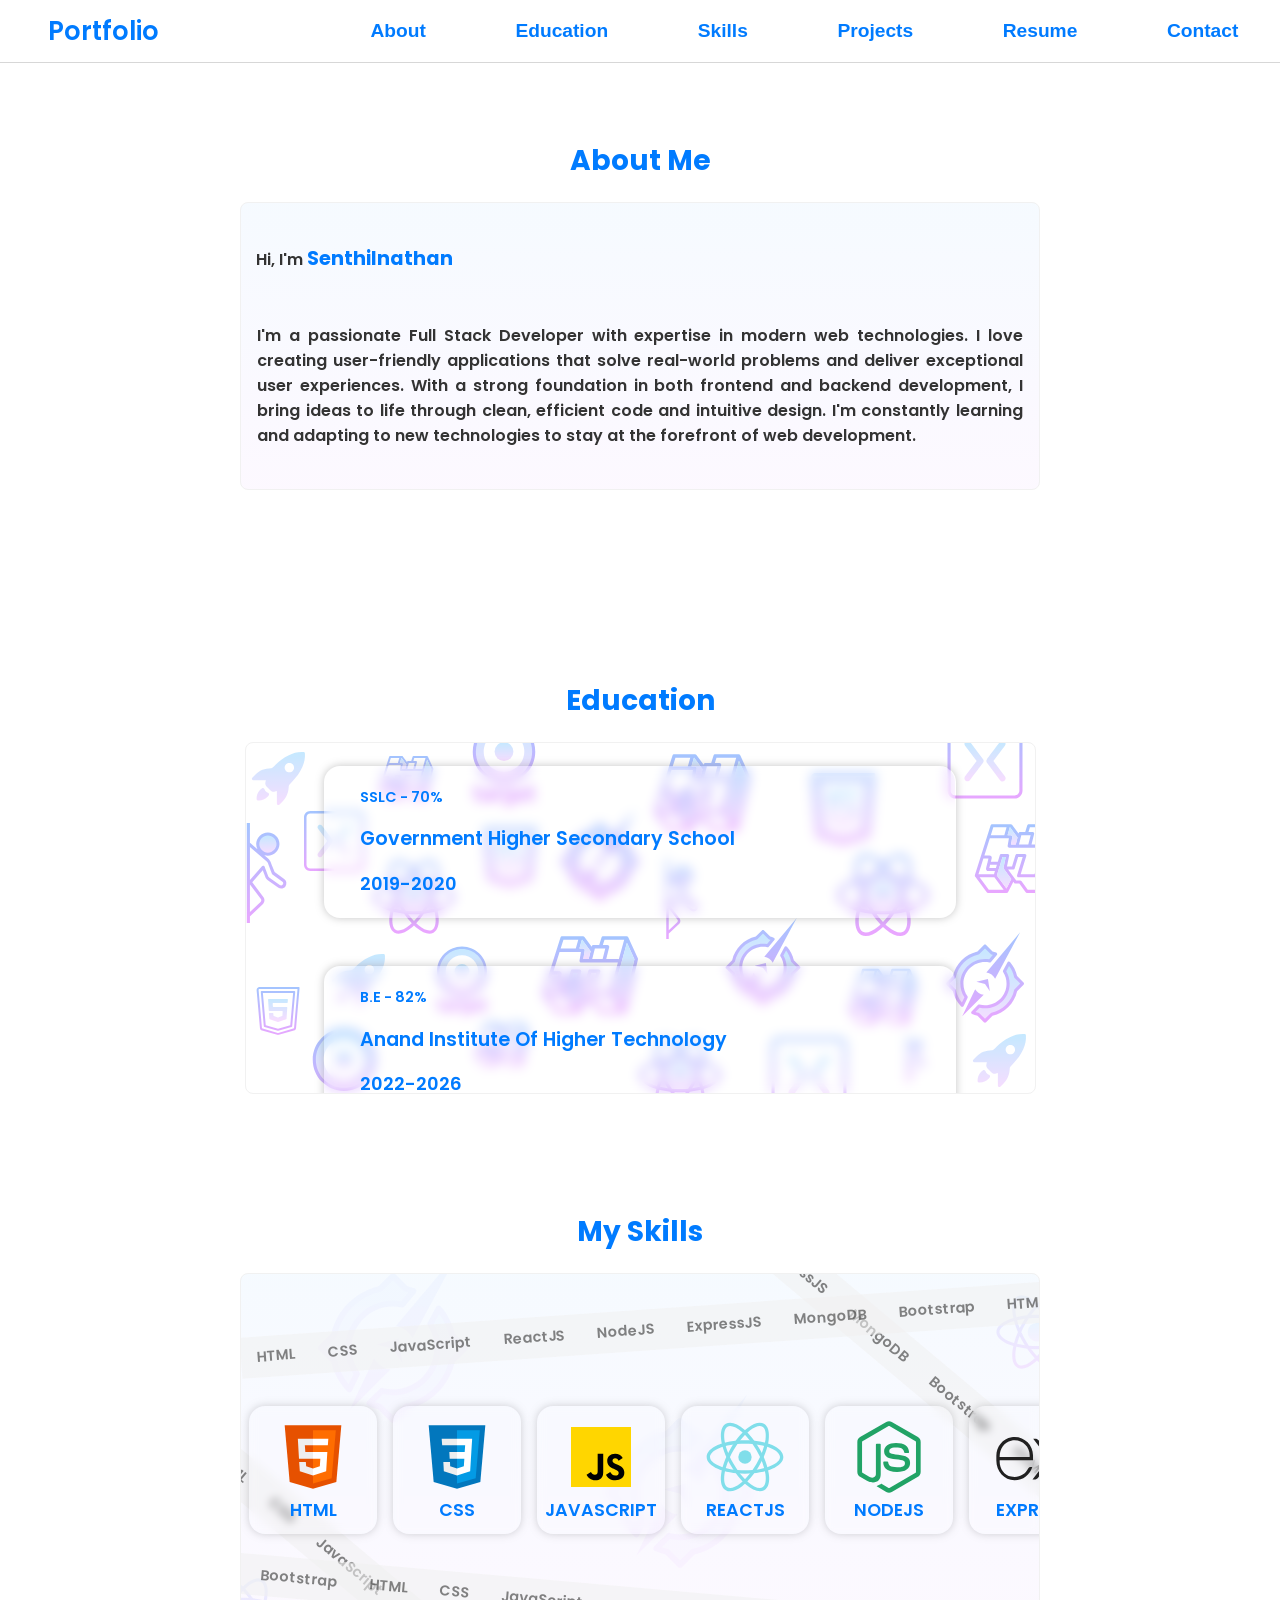
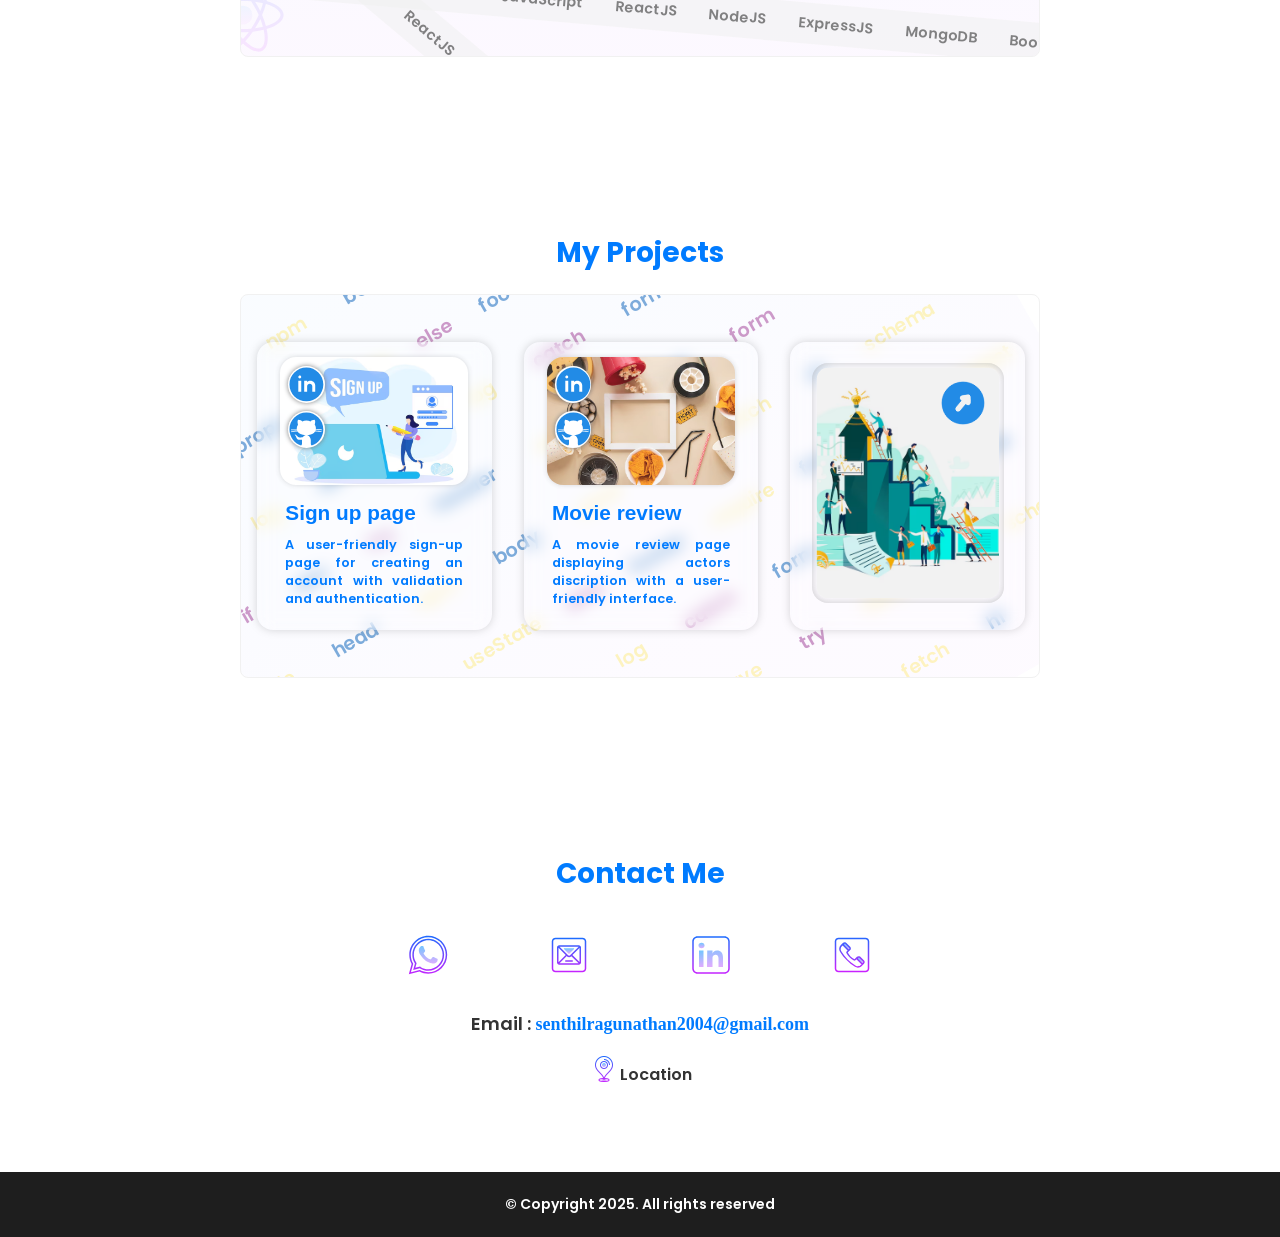
<file: index.html>
<!DOCTYPE html>
<html lang="en">
<head>
    <meta charset="UTF-8">
    <meta name="viewport" content="width=device-width, initial-scale=1.0">
    <title>My Portfolio</title>
    <link rel="stylesheet" href="style.css">
</head>
<body>
  
    <!-- header -->
    <header>
        <h1><p> Portfolio</p></h1>
        <nav id="nav">
            <ul>
                <li><a href="#about">About</a></li>
                <li><a href="#edu">Education</a></li>
                <li><a href="#skills">Skills</a></li>
                <li><a href="#projects">Projects</a></li>
                 <li><a href="resume.html">Resume</a></li>
                <li><a href="#contact">Contact</a></li>
            </ul>
        </nav>
        <div id="container">
            <svg id="headerSvg" xmlns="http://www.w3.org/2000/svg" x="0px" y="0px"  viewBox="0 0 50 50">
                <path d="M 0 9 L 0 11 L 50 11 L 50 9 Z M 0 24 L 0 26 L 50 26 L 50 24 Z M 0 39 L 0 41 L 50 41 L 50 39 Z"></path>
                </svg>
        </div>
        
    </header>

<div id="body">
   <!-- about me -->
    <section id="about">
        <h2>About Me</h2>
        <div class="text-container">

            <span class="text-block1">Hi, I'm <b class="text-block2">Senthilnathan</b></span>
            <div class="text-block">I'm a passionate Full Stack Developer with expertise in modern web technologies. I love creating user-friendly applications that solve real-world problems and deliver exceptional user experiences. With a strong foundation in both frontend and backend development, I bring ideas to life through clean, efficient code and intuitive design. I'm constantly learning and adapting to new technologies to stay at the forefront of web development.</div>
                
        </div>
    </section>

    <!-- education -->
    <section id="edu" style=" padding-top: 5rem;">
        <h2>Education</h2>
        <div class="education-container">
           <div class="edu-container">
             <!-- edu images -->
             <svg class="edu-img-1" xmlns="http://www.w3.org/2000/svg" x="0px" y="0px" width="100" height="100" viewBox="0 0 64 64">
                <linearGradient id="ERXhbMl5aahw4p_HCs0Aea_69463_gr1" x1="32" x2="32" y1="6" y2="58" gradientUnits="userSpaceOnUse" spreadMethod="reflect"><stop offset="0" stop-color="#1a6dff"></stop><stop offset="1" stop-color="#c822ff"></stop></linearGradient><path fill="none" stroke="url(#ERXhbMl5aahw4p_HCs0Aea)" stroke-miterlimit="10" stroke-width="2" d="M32 7A25 25 0 1 0 32 57A25 25 0 1 0 32 7Z"></path><linearGradient id="ERXhbMl5aahw4p_HCs0Aeb_69463_gr2" x1="31" x2="31" y1="16" y2="49.98" gradientUnits="userSpaceOnUse" spreadMethod="reflect"><stop offset="0" stop-color="#6dc7ff"></stop><stop offset="1" stop-color="#e6abff"></stop></linearGradient><path fill="url(#ERXhbMl5aahw4p_HCs0Aeb_69463_gr2)" d="M47.93,16.83C47.89,16.35,47.49,16,47.01,16h-1.25c-5.31,0-11.52,3.05-16.63,8.15L29,24.27 c-0.52,0.52-1.02,1.02-1.52,1.56c-0.32,0.34-0.77,0.55-1.22,0.57c-4.01,0.2-7.072,1.12-9.922,3.95l-2.07,2.09 c-0.26,0.26-0.34,0.65-0.2,0.99c0.14,0.34,0.47,0.57,0.85,0.57h8.07l-0.278,1.27c-0.33,0.99-0.08,2.07,0.67,2.82l2.55,2.54 c0.73,0.73,1.84,0.99,2.82,0.67L30,41v8.06c0,0.38,0.22,0.7,0.57,0.85c0.11,0.05,0.22,0.07,0.35,0.07c0.24,0,0.48-0.09,0.65-0.27 l2.07-2.08c2.83-2.82,3.76-5.84,3.98-9.81c0.02-0.47,0.25-0.91,0.61-1.25c0.53-0.48,1.05-1.01,1.64-1.69 C45.41,29.35,48.51,22.43,47.93,16.83z M38,29c-1.66,0-3-1.34-3-3c0-1.66,1.34-3,3-3s3,1.34,3,3C41,27.66,39.66,29,38,29z"></path><linearGradient id="ERXhbMl5aahw4p_HCs0Aec_69463_gr3" x1="21" x2="21" y1="16.5" y2="49.786" gradientUnits="userSpaceOnUse" spreadMethod="reflect"><stop offset="0" stop-color="#6dc7ff"></stop><stop offset="1" stop-color="#e6abff"></stop></linearGradient><path fill="url(#ERXhbMl5aahw4p_HCs0Aec_69463_gr3)" d="M24.839,43.629c-0.286,0.411-0.617,0.811-0.937,1.131C22.45,46.2,20.553,47,18.565,47 c-0.251,0-0.491-0.011-0.731-0.034c-0.446-0.046-0.8-0.411-0.823-0.869c-0.114-2.217,0.731-4.4,2.32-5.966 c0.331-0.343,0.766-0.686,1.211-0.971C20.69,39.057,20.885,39,21.068,39c0.754,0,0.994,0.731,1.109,1.074 c0.274,0.869,0.937,1.577,1.76,1.886c0.434,0.171,0.869,0.366,1.017,0.846C25.045,43.069,24.999,43.4,24.839,43.629z"></path>
                </svg>
             <svg class="edu-img-2" xmlns="http://www.w3.org/2000/svg" x="0px" y="0px" width="100" height="100" viewBox="0 0 64 64">
                <linearGradient id="n7GbNptP9nIelJdj~JXU3a__cPDdL_PMk-B_gr1" x1="32" x2="32" y1="7.766" y2="56.935" gradientUnits="userSpaceOnUse"><stop offset="0" stop-color="#1a6dff"></stop><stop offset="1" stop-color="#c822ff"></stop></linearGradient><path fill="url(#n7GbNptP9nIelJdj~JXU3a__cPDdL_PMk-B_gr1)" d="M51,8H13c-2.757,0-5,2.243-5,5v38c0,2.757,2.243,5,5,5h38c2.757,0,5-2.243,5-5V13	C56,10.243,53.757,8,51,8z M54,51c0,1.654-1.346,3-3,3H13c-1.654,0-3-1.346-3-3V13c0-1.654,1.346-3,3-3h38c1.654,0,3,1.346,3,3V51z"></path><linearGradient id="n7GbNptP9nIelJdj~JXU3b__cPDdL_PMk-B_gr2" x1="24.994" x2="24.994" y1="19.17" y2="43.852" gradientUnits="userSpaceOnUse"><stop offset="0" stop-color="#6dc7ff"></stop><stop offset="1" stop-color="#e6abff"></stop></linearGradient><path fill="url(#n7GbNptP9nIelJdj~JXU3b__cPDdL_PMk-B_gr2)" d="M31.135,31.827c-0.037-0.436-0.212-0.863-0.51-1.186l-8.182-10.855 c-0.665-0.882-1.919-1.058-2.801-0.393c-0.882,0.665-1.058,1.919-0.393,2.801L26.641,32l-7.392,9.807 c-0.665,0.882-0.489,2.136,0.393,2.801c0.882,0.665,2.136,0.489,2.801-0.393c0,0,8.182-10.854,8.182-10.855 c0.296-0.393,0.501-0.793,0.516-1.302C31.144,31.981,31.142,31.904,31.135,31.827z"></path><linearGradient id="n7GbNptP9nIelJdj~JXU3c__cPDdL_PMk-B_gr3" x1="39.035" x2="39.035" y1="19.17" y2="43.852" gradientUnits="userSpaceOnUse"><stop offset="0" stop-color="#6dc7ff"></stop><stop offset="1" stop-color="#e6abff"></stop></linearGradient><path fill="url(#n7GbNptP9nIelJdj~JXU3c__cPDdL_PMk-B_gr3)" d="M44.81,41.885L37.359,32l7.392-9.807c0.665-0.882,0.489-2.136-0.393-2.801 c-0.882-0.665-2.136-0.489-2.801,0.393c0,0-8.182,10.854-8.182,10.855c-0.299,0.396-0.504,0.8-0.516,1.313 c-0.012,0.51,0.169,1.028,0.516,1.406l8.241,10.933c0.665,0.882,1.919,1.058,2.801,0.393C45.299,44.021,45.475,42.767,44.81,41.885 z"></path>
                </svg> 
            <svg class="edu-img-3" xmlns="http://www.w3.org/2000/svg" x="0px" y="0px" width="100" height="100" viewBox="0 0 64 64">
                <linearGradient id="CK9_UDykpeP4VI-ZAENC6a_nvNQeqdSik5a_gr1" x1="32" x2="32" y1="45" y2="7" gradientUnits="userSpaceOnUse"><stop offset="0" stop-color="#e6abff"></stop><stop offset="1" stop-color="#6dc7ff"></stop></linearGradient><path fill="url(#CK9_UDykpeP4VI-ZAENC6a_nvNQeqdSik5a_gr1)" d="M32,7c-10.503,0-19,8.497-19,19c0,10.503,8.497,19.059,19,19c10.503,0,19-8.497,19-19	C51,15.497,42.503,7,32,7z M32,38.999c-7.195,0-13-5.805-13-13c0-7.195,5.805-13,13-13s13,5.804,13,13	C45,33.195,39.195,38.999,32,38.999z"></path><linearGradient id="CK9_UDykpeP4VI-ZAENC6b_nvNQeqdSik5a_gr2" x1="32" x2="32" y1="32" y2="20" gradientUnits="userSpaceOnUse"><stop offset="0" stop-color="#e6abff"></stop><stop offset="1" stop-color="#6dc7ff"></stop></linearGradient><circle cx="32" cy="26" r="6" fill="url(#CK9_UDykpeP4VI-ZAENC6b_nvNQeqdSik5a_gr2)"></circle><linearGradient id="CK9_UDykpeP4VI-ZAENC6c_nvNQeqdSik5a_gr3" x1="32" x2="32" y1="60.747" y2="6" gradientUnits="userSpaceOnUse"><stop offset="0" stop-color="#c822ff"></stop><stop offset="1" stop-color="#1a6dff"></stop></linearGradient><path fill="url(#CK9_UDykpeP4VI-ZAENC6c_nvNQeqdSik5a_gr3)" d="M31.887,46c-5.267,0-10.229-2.049-13.979-5.778C14.099,36.433,12,31.382,12,26	c0-11.028,8.972-20,20-20s20,8.972,20,20s-8.972,20-20,20C31.963,46,31.924,46,31.887,46z M32,8c-9.925,0-18,8.075-18,18	c0,4.846,1.889,9.393,5.318,12.804C22.691,42.157,27.153,44,31.893,44c0.034,0,0.067,0,0.102,0C41.925,44,50,35.925,50,26	S41.925,8,32,8z M15.467,47.558v2.353h1.548v1.424h-1.548v3.901c0,0.743,0.186,0.929,0.929,0.929c0.248,0,0.433,0,0.681-0.062v1.672	c-0.433,0.062-0.867,0.062-1.3,0.062c-1.61,0-2.477-0.495-2.477-1.92v-4.582H12v-1.424h1.3v-2.353L15.467,47.558z M24.817,55.732	c0,0.495,0.062,0.619,0.557,0.619h0.062v1.424c-0.248,0.124-0.557,0.186-0.867,0.186c-0.991,0-1.486-0.31-1.672-0.991	c-0.495,0.619-1.424,1.053-2.724,1.053c-1.61,0-2.663-0.805-2.663-2.353c-0.062-0.619,0.186-1.238,0.681-1.672	c0.495-0.433,1.238-0.619,2.539-0.805c1.424-0.186,1.981-0.248,1.981-0.991c0-0.867-0.619-1.053-1.362-1.053	c-0.867,0-1.362,0.372-1.424,1.176h-2.167c0.062-1.734,1.486-2.601,3.653-2.601c2.291,0,3.406,0.743,3.406,2.229L24.817,55.732z M20.916,56.537c1.176,0,1.734-0.619,1.734-1.796v-0.805c-0.186,0.186-0.557,0.31-1.3,0.372c-1.115,0.124-1.734,0.372-1.734,1.238	C19.616,56.165,19.988,56.537,20.916,56.537L20.916,56.537z M31.009,49.787v1.981c-0.248-0.062-0.495-0.062-0.743-0.062	c-1.548,0-2.105,1.053-2.105,2.539v3.529h-2.167v-7.864h2.043v1.424c0.433-0.991,1.424-1.672,2.477-1.672	C30.7,49.725,30.824,49.725,31.009,49.787L31.009,49.787z M36.706,50.964v-1.053h2.043v7.368c0,2.043-1.176,3.467-4.025,3.467	c-1.796,0-3.344-0.929-3.467-2.539h2.167c0.186,0.743,0.743,1.053,1.61,1.053c1.115,0,1.734-0.681,1.734-1.92v-1.053	c-0.495,0.805-1.424,1.3-2.353,1.238c-2.229,0-3.344-1.61-3.344-3.963c0-1.981,1.176-3.901,3.344-3.901	C35.282,49.663,36.211,50.159,36.706,50.964L36.706,50.964z M34.848,55.917c1.176,0,1.858-0.929,1.858-2.167	c0-1.115-0.31-2.415-1.858-2.415c-1.115,0-1.734,0.929-1.734,2.229C33.115,54.865,33.61,55.917,34.848,55.917z M47.17,53.998v0.433	h-5.635c0.062,1.362,0.681,1.981,1.92,1.981c0.805,0,1.548-0.495,1.734-0.991h1.92c-0.557,1.796-1.796,2.663-3.653,2.663	c-2.477,0-4.025-1.734-4.025-4.087c0-2.415,1.61-4.149,4.025-4.149C45.808,49.725,47.17,51.645,47.17,53.998L47.17,53.998z M45.003,53.007c-0.186-1.176-0.743-1.672-1.734-1.672c-0.929-0.062-1.734,0.619-1.796,1.548v0.124H45.003z M50.39,47.558v2.353	h1.548v1.424H50.39v3.901c0,0.743,0.186,0.929,0.929,0.929c0.248,0,0.433,0,0.681-0.062v1.672c-0.433,0.062-0.867,0.062-1.3,0.062	c-1.61,0-2.477-0.495-2.477-1.92v-4.582h-1.3v-1.424h1.3v-2.353L50.39,47.558z"></path>
                </svg>
            <svg class="edu-img-4" xmlns="http://www.w3.org/2000/svg" x="0px" y="0px" width="100" height="100" viewBox="0 0 64 64">
                <linearGradient id="QdB3-Iph3jBLjEqxCoXEqa_pSB2x0NS2uP8_gr1" x1="40.04" x2="40.04" y1="21.84" y2="58.93" gradientUnits="userSpaceOnUse"><stop offset="0" stop-color="#6dc7ff"></stop><stop offset="1" stop-color="#e6abff"></stop></linearGradient><path fill="url(#QdB3-Iph3jBLjEqxCoXEqa_pSB2x0NS2uP8_gr1)" d="M55.97,34.96l-4.32,4.31c-1.67,7.65-7.68,13.67-15.33,15.34L32,58.93l-4.32-4.32	c-1.24-0.27-2.43-0.67-3.57-1.16l4.19-4.19c1.18,0.31,2.42,0.48,3.7,0.48c8.17,0,14.79-6.62,14.79-14.78c0-2.94-0.87-5.66-2.34-7.96	l2.78-5.16c2.15,2.48,3.7,5.48,4.42,8.8L55.97,34.96z"></path><linearGradient id="QdB3-Iph3jBLjEqxCoXEqb_pSB2x0NS2uP8_gr2" x1="23.425" x2="23.425" y1="10.99" y2="48.84" gradientUnits="userSpaceOnUse"><stop offset="0" stop-color="#6dc7ff"></stop><stop offset="1" stop-color="#e6abff"></stop></linearGradient><path fill="url(#QdB3-Iph3jBLjEqxCoXEqb_pSB2x0NS2uP8_gr2)" d="M38.82,16.03l-3.75,4.47c-0.99-0.21-2.02-0.33-3.07-0.33c-8.17,0-14.79,6.62-14.79,14.79	c0,3.21,1.03,6.18,2.77,8.6l-2.52,5.28c-2.5-2.62-4.31-5.9-5.11-9.57l-4.32-4.31l4.32-4.32c1.67-7.65,7.68-13.66,15.33-15.34	L32,10.99l4.32,4.31C37.17,15.49,38.01,15.74,38.82,16.03z"></path><linearGradient id="QdB3-Iph3jBLjEqxCoXEqc_pSB2x0NS2uP8_gr3" x1="32" x2="32" y1="2.025" y2="59.93" gradientUnits="userSpaceOnUse"><stop offset="0" stop-color="#1a6dff"></stop><stop offset="1" stop-color="#c822ff"></stop></linearGradient><path fill="url(#QdB3-Iph3jBLjEqxCoXEqc_pSB2x0NS2uP8_gr3)" d="M32.869,27.786c2.47,0.297,4.551,1.837,5.608,3.978L54.492,2.025L32.869,27.786z M25.713,38.514l-8.297,17.388l13.766-13.767C28.833,41.87,26.827,40.479,25.713,38.514z M26.489,33.836l7.393-1.904l1.232,7.953	L32,35.143L26.489,33.836z M32,59.93c-0.256,0-0.512-0.098-0.707-0.293l-4.116-4.115c-1.145-0.269-2.308-0.656-3.462-1.152	c-0.305-0.131-0.524-0.405-0.587-0.73s0.041-0.661,0.275-0.896l4.189-4.19c0.251-0.253,0.618-0.352,0.961-0.26	c1.13,0.297,2.289,0.447,3.446,0.447c7.604,0,13.79-6.182,13.79-13.78c0-2.621-0.755-5.188-2.183-7.422	c-0.195-0.306-0.21-0.693-0.037-1.013l2.78-5.16c0.155-0.289,0.443-0.483,0.771-0.52c0.326-0.035,0.649,0.092,0.865,0.339	c2.234,2.579,3.813,5.669,4.576,8.953l4.114,4.115c0.188,0.188,0.293,0.442,0.293,0.708c0,0.265-0.105,0.52-0.294,0.707	l-4.114,4.104c-1.817,7.797-7.949,13.934-15.738,15.75l-4.116,4.114C32.512,59.832,32.256,59.93,32,59.93z M25.902,53.072	c0.669,0.23,1.334,0.418,1.99,0.562c0.188,0.04,0.358,0.134,0.494,0.27L32,57.516l3.613-3.612c0.136-0.136,0.307-0.229,0.494-0.27	c7.262-1.586,12.979-7.308,14.566-14.577c0.04-0.188,0.135-0.359,0.271-0.495l3.61-3.603l-3.611-3.612	c-0.136-0.136-0.229-0.308-0.271-0.495c-0.563-2.591-1.687-5.057-3.278-7.208l-1.791,3.324c1.433,2.435,2.187,5.186,2.187,7.992	c0,8.701-7.083,15.78-15.79,15.78c-1.137,0-2.274-0.126-3.391-0.376L25.902,53.072z M17.46,49.84c-0.271,0-0.533-0.11-0.724-0.31	c-2.621-2.747-4.448-6.115-5.298-9.758l-4.114-4.104C7.136,35.48,7.03,35.226,7.03,34.961c0-0.266,0.105-0.521,0.293-0.708	l4.114-4.116c1.815-7.786,7.947-13.921,15.74-15.748l4.116-4.106c0.391-0.389,1.021-0.389,1.412,0l4.118,4.108	c0.765,0.183,1.548,0.417,2.333,0.698c0.308,0.11,0.543,0.364,0.628,0.68c0.086,0.316,0.012,0.653-0.199,0.904l-3.75,4.47	c-0.237,0.284-0.617,0.411-0.973,0.336C33.898,21.273,32.935,21.17,32,21.17c-7.604,0-13.79,6.187-13.79,13.79	c0,2.895,0.893,5.667,2.582,8.016c0.214,0.297,0.248,0.686,0.091,1.015l-2.521,5.28c-0.142,0.297-0.42,0.505-0.745,0.557	C17.565,49.836,17.513,49.84,17.46,49.84z M9.445,34.959l3.61,3.603c0.136,0.136,0.23,0.308,0.271,0.495	c0.638,2.921,1.97,5.656,3.882,7.99l1.62-3.396c-1.715-2.583-2.618-5.575-2.618-8.691c0-8.707,7.083-15.79,15.79-15.79	c0.88,0,1.78,0.079,2.683,0.236l2.415-2.878c-0.336-0.095-0.668-0.18-0.996-0.253c-0.185-0.041-0.354-0.134-0.487-0.268L32,12.402	l-3.614,3.605c-0.135,0.135-0.306,0.228-0.491,0.269c-7.266,1.597-12.983,7.318-14.568,14.576c-0.04,0.188-0.134,0.358-0.27,0.494	L9.445,34.959z"></path>
                </svg> 
            <svg class="edu-img-5" xmlns="http://www.w3.org/2000/svg" x="0px" y="0px" width="100" height="100" viewBox="0 0 64 64">
                <linearGradient id="SVGID_1__YSTAcKGc3xHl_gr1" x1="34.5" x2="34.5" y1="7.596" y2="18.831" gradientUnits="userSpaceOnUse"><stop offset="0" stop-color="#6dc7ff"></stop><stop offset="1" stop-color="#e6abff"></stop></linearGradient><circle cx="34.5" cy="13.5" r="6.5" fill="url(#SVGID_1__YSTAcKGc3xHl_gr1)"></circle><linearGradient id="SVGID_2__YSTAcKGc3xHl_gr2" x1="33.639" x2="33.639" y1="-.489" y2="64.589" gradientUnits="userSpaceOnUse"><stop offset="0" stop-color="#1a6dff"></stop><stop offset="1" stop-color="#c822ff"></stop></linearGradient><path fill="url(#SVGID_2__YSTAcKGc3xHl_gr2)" d="M46.3,38c-0.1-0.9-0.6-1.7-1.4-2.2l-6.1-4.4l-1.3-3.3C36.7,26,36.3,25,36,24.4c0,0-0.5-0.9-1-1.4l-2.8-2.4	c0.7,0.2,1.5,0.3,2.2,0.3c4.1,0,7.5-3.4,7.5-7.5S38.6,6,34.5,6S27,9.4,27,13.5c0,1.2,0.3,2.3,0.8,3.3L23,12.6V0h-2v64h2v-4.4	c0,0,0,0,0.1,0l8.1-7.6c0.1-0.1,0.4-0.5,0.5-0.6c0.8-1.2,0.8-2.8,0-3.9l-7.2-9.6l6.7-7.7l1.7,4.5c0.2,0.4,0.4,0.8,0.7,1.1	c0.2,0.2,0.4,0.4,0.6,0.6l6.8,4.9c1.5,1.1,3.6,0.8,4.7-0.7C46.2,39.8,46.4,38.9,46.3,38z M34.5,8c3,0,5.5,2.5,5.5,5.5	S37.5,19,34.5,19S29,16.5,29,13.5S31.5,8,34.5,8z M30,48.6c0.3,0.5,0.4,1.1,0,1.6c0,0.1-0.2,0.2-0.2,0.3L23,56.9V39.3L30,48.6z M44,39.4c-0.4,0.6-1.3,0.7-1.9,0.3l-6.8-4.9c-0.1-0.1-0.2-0.1-0.2-0.2c0,0,0-0.1-0.1-0.1c-0.1-0.1-0.2-0.3-0.3-0.5l-2.3-6	c-0.1-0.3-0.4-0.6-0.8-0.6c-0.3-0.1-0.7,0.1-0.9,0.3L23,36.4V15.3l10.4,9l0.2,0.2c0.3,0.3,0.6,0.6,0.8,0.9c0.3,0.8,2.7,7.1,2.7,7.1	c0.1,0.2,0.2,0.3,0.3,0.5l6.4,4.6c0.3,0.2,0.5,0.5,0.5,0.9C44.3,38.7,44.2,39.1,44,39.4z"></path>
                </svg>  
            <svg class="edu-img-6" xmlns="http://www.w3.org/2000/svg" x="0px" y="0px" width="100" height="100" viewBox="0 0 64 64">
                <linearGradient id="cgILivgqPeK5DyUQPAsNna_74190_gr1" x1="32.217" x2="32.217" y1="11" y2="55" gradientUnits="userSpaceOnUse" spreadMethod="reflect"><stop offset="0" stop-color="#1a6dff"></stop><stop offset="1" stop-color="#c822ff"></stop></linearGradient><path fill="url(#cgILivgqPeK5DyUQPAsNna_74190_gr1)" d="M59.34,23.58l-5.49-12C53.69,11.23,53.33,11,52.94,11h-13.4c-0.44,0-0.83,0.29-0.96,0.71 L37.26,16H34c-0.46,0-0.86,0.31-0.97,0.76L32.97,17l-4.14-5.59c-0.18-0.25-0.48-0.4-0.8-0.4L16.09,11c-0.43,0-0.82,0.28-0.95,0.7 L5.05,43.58c-0.03,0.09-0.02,0.19-0.02,0.3C5.02,43.92,5,43.96,5,44c0,0.34,0.18,0.63,0.44,0.81l7.19,9.78 c0.18,0.26,0.48,0.41,0.8,0.41h12c0.01,0,0.01,0,0.01,0c0.1,0,0.19-0.02,0.28-0.05c0.03,0,0.06-0.02,0.09-0.03 c0.06-0.03,0.12-0.06,0.18-0.1c0.01-0.01,0.03-0.01,0.04-0.02c0.01-0.01,0.02-0.02,0.03-0.04c0.08-0.06,0.14-0.13,0.2-0.21 c0.01-0.02,0.03-0.04,0.04-0.06s0.02-0.02,0.02-0.03l3.35-6.57l0.53,0.7c0.09,0.13,0.21,0.23,0.35,0.3c0.13,0.07,0.27,0.09,0.41,0.1 c0.01,0,0.03,0.01,0.04,0.01h2.49l4.06,5.59c0.19,0.26,0.49,0.41,0.81,0.41h13.07c0.11,0,0.22-0.02,0.32-0.06 c0.05-0.01,0.09-0.04,0.13-0.06c0.05-0.02,0.1-0.04,0.15-0.08c0,0,0,0,0.01-0.01c0.09-0.07,0.18-0.16,0.24-0.27 c0.02-0.03,0.03-0.06,0.04-0.1c0.03-0.06,0.07-0.12,0.09-0.19l7-30C59.46,24.01,59.43,23.79,59.34,23.58z M40.28,13h11.25 l-3.07,11.11C48.32,24.04,48.17,24,48,24h-6.72l1.69-6.76c0.07-0.3,0.01-0.61-0.18-0.86C42.6,16.14,42.31,16,42,16h-2.65L40.28,13z M34.39,19.54c0.01,0,0.01-0.01,0.01-0.01L34.78,18h5.94l-1.5,6h-5.94L34.39,19.54z M27.39,13.01h0.14l4.81,6.5L31.22,24h-3.04 l0.81-4.84c0.05-0.29-0.04-0.58-0.23-0.81C28.57,18.13,28.29,18,28,18h-2.05L27.39,13.01z M16.83,13h8.47l-1.43,5h-8.63L16.83,13z M14.61,20h12.21l-0.81,4.84c-0.05,0.29,0.04,0.58,0.23,0.81C26.43,25.87,26.71,26,27,26h20.94l-4.7,16.99L34.35,43l3.61-11.71 c0.09-0.3,0.03-0.63-0.16-0.88C37.62,30.15,37.32,30,37,30h-5c-0.44,0-0.83,0.29-0.96,0.71l-2.24,7.3h-3.23l1.41-6.81 c0.06-0.29-0.01-0.6-0.2-0.83C26.59,30.14,26.3,30,26,30h-3.98c-0.08,0-0.14,0.01-0.22,0.02c-0.14,0.03-0.28,0.09-0.4,0.18 c-0.11,0.08-0.21,0.19-0.28,0.32c-0.03,0.07-0.06,0.14-0.08,0.21L19.72,35h-4.44l0.53-2.14c0.12-0.45,0.02-0.92-0.27-1.28 C15.26,31.21,14.83,31,14.36,31h-3.23L14.61,20z M19.11,37l-0.62,2h-4.21l0.5-2H19.11z M10.49,33h3.23l-0.53,2.14 c-0.05,0.17-0.06,0.35-0.04,0.52c-0.1,0.14-0.17,0.3-0.21,0.48l-0.75,3c-0.12,0.45-0.02,0.92,0.27,1.28 c0.28,0.37,0.71,0.58,1.18,0.58h4.24l-0.62,2H7.33L10.49,33z M13.94,53l-5.87-8h9.45l5.93,8H13.94z M25.27,52.11l-6.16-8.32 L22.74,32h2.03l-1.41,6.8v0.03c-0.02,0.14-0.02,0.28,0.01,0.41c0,0.01,0,0.01,0,0.01c0.03,0.12,0.09,0.24,0.17,0.35l4.8,6.49 L25.27,52.11z M38.87,53l-4.06-5.59C34.62,47.15,34.32,47,34,47h-2.5l-1.18-1.6l-4-5.39h3.22c0.44,0,0.82-0.29,0.95-0.71l2.25-7.3 h2.91l-3.61,11.71c-0.09,0.3-0.03,0.63,0.16,0.88C32.38,44.85,32.68,45,33,45l10.51-0.02L49.45,53H38.87z M50.95,51.67l-5.85-7.9 l8.01-28.99l4.27,9.33L50.95,51.67z"></path><linearGradient id="cgILivgqPeK5DyUQPAsNnb_74190_gr2" x1="51.24" x2="51.24" y1="14.78" y2="51.67" gradientUnits="userSpaceOnUse" spreadMethod="reflect"><stop offset="0" stop-color="#6dc7ff"></stop><stop offset="1" stop-color="#e6abff"></stop></linearGradient><path fill="url(#cgILivgqPeK5DyUQPAsNnb_74190_gr2)" d="M57.38 24.11L50.95 51.67 45.1 43.77 53.11 14.78z"></path><linearGradient id="cgILivgqPeK5DyUQPAsNnc_74190_gr3" x1="29.145" x2="29.145" y1="13.01" y2="24" gradientUnits="userSpaceOnUse" spreadMethod="reflect"><stop offset="0" stop-color="#6dc7ff"></stop><stop offset="1" stop-color="#e6abff"></stop></linearGradient><path fill="url(#cgILivgqPeK5DyUQPAsNnc_74190_gr3)" d="M32.34,19.51L31.22,24h-3.04l0.81-4.84c0.05-0.29-0.04-0.58-0.23-0.81 C28.57,18.13,28.29,18,28,18h-2.05l1.44-4.99h0.14L32.34,19.51z"></path><linearGradient id="cgILivgqPeK5DyUQPAsNnd_74190_gr4" x1="23.725" x2="23.725" y1="32" y2="52.11" gradientUnits="userSpaceOnUse" spreadMethod="reflect"><stop offset="0" stop-color="#6dc7ff"></stop><stop offset="1" stop-color="#e6abff"></stop></linearGradient><path fill="url(#cgILivgqPeK5DyUQPAsNnd_74190_gr4)" d="M28.34,46.09l-3.07,6.02l-6.16-8.32L22.74,32h2.03l-1.41,6.8v0.03 c-0.02,0.14-0.02,0.28,0.01,0.41c0,0.01,0,0.01,0,0.01c0.03,0.12,0.09,0.24,0.17,0.35L28.34,46.09z"></path>
                </svg>    
            <svg class="edu-img-7" xmlns="http://www.w3.org/2000/svg" x="0px" y="0px" width="100" height="100" viewBox="0 0 64 64">
                <linearGradient id="cgILivgqPeK5DyUQPAsNna_74190_gr1" x1="32.217" x2="32.217" y1="11" y2="55" gradientUnits="userSpaceOnUse" spreadMethod="reflect"><stop offset="0" stop-color="#1a6dff"></stop><stop offset="1" stop-color="#c822ff"></stop></linearGradient><path fill="url(#cgILivgqPeK5DyUQPAsNna_74190_gr1)" d="M59.34,23.58l-5.49-12C53.69,11.23,53.33,11,52.94,11h-13.4c-0.44,0-0.83,0.29-0.96,0.71 L37.26,16H34c-0.46,0-0.86,0.31-0.97,0.76L32.97,17l-4.14-5.59c-0.18-0.25-0.48-0.4-0.8-0.4L16.09,11c-0.43,0-0.82,0.28-0.95,0.7 L5.05,43.58c-0.03,0.09-0.02,0.19-0.02,0.3C5.02,43.92,5,43.96,5,44c0,0.34,0.18,0.63,0.44,0.81l7.19,9.78 c0.18,0.26,0.48,0.41,0.8,0.41h12c0.01,0,0.01,0,0.01,0c0.1,0,0.19-0.02,0.28-0.05c0.03,0,0.06-0.02,0.09-0.03 c0.06-0.03,0.12-0.06,0.18-0.1c0.01-0.01,0.03-0.01,0.04-0.02c0.01-0.01,0.02-0.02,0.03-0.04c0.08-0.06,0.14-0.13,0.2-0.21 c0.01-0.02,0.03-0.04,0.04-0.06s0.02-0.02,0.02-0.03l3.35-6.57l0.53,0.7c0.09,0.13,0.21,0.23,0.35,0.3c0.13,0.07,0.27,0.09,0.41,0.1 c0.01,0,0.03,0.01,0.04,0.01h2.49l4.06,5.59c0.19,0.26,0.49,0.41,0.81,0.41h13.07c0.11,0,0.22-0.02,0.32-0.06 c0.05-0.01,0.09-0.04,0.13-0.06c0.05-0.02,0.1-0.04,0.15-0.08c0,0,0,0,0.01-0.01c0.09-0.07,0.18-0.16,0.24-0.27 c0.02-0.03,0.03-0.06,0.04-0.1c0.03-0.06,0.07-0.12,0.09-0.19l7-30C59.46,24.01,59.43,23.79,59.34,23.58z M40.28,13h11.25 l-3.07,11.11C48.32,24.04,48.17,24,48,24h-6.72l1.69-6.76c0.07-0.3,0.01-0.61-0.18-0.86C42.6,16.14,42.31,16,42,16h-2.65L40.28,13z M34.39,19.54c0.01,0,0.01-0.01,0.01-0.01L34.78,18h5.94l-1.5,6h-5.94L34.39,19.54z M27.39,13.01h0.14l4.81,6.5L31.22,24h-3.04 l0.81-4.84c0.05-0.29-0.04-0.58-0.23-0.81C28.57,18.13,28.29,18,28,18h-2.05L27.39,13.01z M16.83,13h8.47l-1.43,5h-8.63L16.83,13z M14.61,20h12.21l-0.81,4.84c-0.05,0.29,0.04,0.58,0.23,0.81C26.43,25.87,26.71,26,27,26h20.94l-4.7,16.99L34.35,43l3.61-11.71 c0.09-0.3,0.03-0.63-0.16-0.88C37.62,30.15,37.32,30,37,30h-5c-0.44,0-0.83,0.29-0.96,0.71l-2.24,7.3h-3.23l1.41-6.81 c0.06-0.29-0.01-0.6-0.2-0.83C26.59,30.14,26.3,30,26,30h-3.98c-0.08,0-0.14,0.01-0.22,0.02c-0.14,0.03-0.28,0.09-0.4,0.18 c-0.11,0.08-0.21,0.19-0.28,0.32c-0.03,0.07-0.06,0.14-0.08,0.21L19.72,35h-4.44l0.53-2.14c0.12-0.45,0.02-0.92-0.27-1.28 C15.26,31.21,14.83,31,14.36,31h-3.23L14.61,20z M19.11,37l-0.62,2h-4.21l0.5-2H19.11z M10.49,33h3.23l-0.53,2.14 c-0.05,0.17-0.06,0.35-0.04,0.52c-0.1,0.14-0.17,0.3-0.21,0.48l-0.75,3c-0.12,0.45-0.02,0.92,0.27,1.28 c0.28,0.37,0.71,0.58,1.18,0.58h4.24l-0.62,2H7.33L10.49,33z M13.94,53l-5.87-8h9.45l5.93,8H13.94z M25.27,52.11l-6.16-8.32 L22.74,32h2.03l-1.41,6.8v0.03c-0.02,0.14-0.02,0.28,0.01,0.41c0,0.01,0,0.01,0,0.01c0.03,0.12,0.09,0.24,0.17,0.35l4.8,6.49 L25.27,52.11z M38.87,53l-4.06-5.59C34.62,47.15,34.32,47,34,47h-2.5l-1.18-1.6l-4-5.39h3.22c0.44,0,0.82-0.29,0.95-0.71l2.25-7.3 h2.91l-3.61,11.71c-0.09,0.3-0.03,0.63,0.16,0.88C32.38,44.85,32.68,45,33,45l10.51-0.02L49.45,53H38.87z M50.95,51.67l-5.85-7.9 l8.01-28.99l4.27,9.33L50.95,51.67z"></path><linearGradient id="cgILivgqPeK5DyUQPAsNnb_74190_gr2" x1="51.24" x2="51.24" y1="14.78" y2="51.67" gradientUnits="userSpaceOnUse" spreadMethod="reflect"><stop offset="0" stop-color="#6dc7ff"></stop><stop offset="1" stop-color="#e6abff"></stop></linearGradient><path fill="url(#cgILivgqPeK5DyUQPAsNnb_74190_gr2)" d="M57.38 24.11L50.95 51.67 45.1 43.77 53.11 14.78z"></path><linearGradient id="cgILivgqPeK5DyUQPAsNnc_74190_gr3" x1="29.145" x2="29.145" y1="13.01" y2="24" gradientUnits="userSpaceOnUse" spreadMethod="reflect"><stop offset="0" stop-color="#6dc7ff"></stop><stop offset="1" stop-color="#e6abff"></stop></linearGradient><path fill="url(#cgILivgqPeK5DyUQPAsNnc_74190_gr3)" d="M32.34,19.51L31.22,24h-3.04l0.81-4.84c0.05-0.29-0.04-0.58-0.23-0.81 C28.57,18.13,28.29,18,28,18h-2.05l1.44-4.99h0.14L32.34,19.51z"></path><linearGradient id="cgILivgqPeK5DyUQPAsNnd_74190_gr4" x1="23.725" x2="23.725" y1="32" y2="52.11" gradientUnits="userSpaceOnUse" spreadMethod="reflect"><stop offset="0" stop-color="#6dc7ff"></stop><stop offset="1" stop-color="#e6abff"></stop></linearGradient><path fill="url(#cgILivgqPeK5DyUQPAsNnd_74190_gr4)" d="M28.34,46.09l-3.07,6.02l-6.16-8.32L22.74,32h2.03l-1.41,6.8v0.03 c-0.02,0.14-0.02,0.28,0.01,0.41c0,0.01,0,0.01,0,0.01c0.03,0.12,0.09,0.24,0.17,0.35L28.34,46.09z"></path>
                </svg> 
            <svg class="edu-img-8" xmlns="http://www.w3.org/2000/svg" x="0px" y="0px" width="100" height="100" viewBox="0 0 64 64">
                 <linearGradient id="9GkdZLxQa1XTDblOFwLcpa_t4YbEbA834uH_gr1" x1="32" x2="32" y1="25.213" y2="36.722" gradientUnits="userSpaceOnUse"><stop offset="0" stop-color="#6dc7ff"></stop><stop offset="1" stop-color="#e6abff"></stop></linearGradient><circle cx="32" cy="32" r="6" fill="url(#9GkdZLxQa1XTDblOFwLcpa_t4YbEbA834uH_gr1)"></circle><linearGradient id="9GkdZLxQa1XTDblOFwLcpb_t4YbEbA834uH_gr2" x1="32" x2="32" y1="7.426" y2="53.44" gradientUnits="userSpaceOnUse"><stop offset="0" stop-color="#1a6dff"></stop><stop offset="1" stop-color="#c822ff"></stop></linearGradient><path fill="url(#9GkdZLxQa1XTDblOFwLcpb_t4YbEbA834uH_gr2)" d="M58,32c0-3.758-4.243-7.017-10.853-8.992c0.221-1.031,0.407-2.045,0.524-3.015	c0.657-5.483-0.483-9.323-3.211-10.813c-2.729-1.489-6.574-0.372-10.831,3.146c-0.544,0.449-1.087,0.938-1.629,1.45	c-0.542-0.513-1.085-1.001-1.629-1.45C26.114,8.808,22.267,7.692,19.54,9.18c-2.728,1.489-3.868,5.329-3.211,10.813	c0.116,0.971,0.303,1.984,0.524,3.015C10.243,24.983,6,28.242,6,32s4.243,7.017,10.853,8.992c-0.221,1.031-0.407,2.045-0.524,3.015	c-0.657,5.483,0.483,9.323,3.211,10.813c0.789,0.431,1.67,0.643,2.628,0.643c2.357,0,5.177-1.287,8.203-3.788	c0.544-0.449,1.087-0.938,1.629-1.45c0.542,0.513,1.085,1.001,1.629,1.45c3.026,2.501,5.846,3.788,8.203,3.788	c0.958,0,1.84-0.213,2.628-0.643c2.728-1.489,3.868-5.329,3.211-10.813c-0.116-0.971-0.303-1.984-0.524-3.015	C53.757,39.017,58,35.758,58,32z M34.902,13.866c3.53-2.917,6.665-3.987,8.599-2.931c1.934,1.055,2.729,4.27,2.184,8.818	c-0.105,0.879-0.273,1.796-0.469,2.729c-2.117-0.519-4.43-0.915-6.892-1.166c-1.564-2.275-3.215-4.351-4.908-6.132	C33.91,14.718,34.406,14.276,34.902,13.866z M39.899,36.313c-0.853,1.562-1.76,3.055-2.702,4.474C35.546,40.925,33.811,41,32,41	s-3.546-0.075-5.198-0.213c-0.941-1.42-1.849-2.912-2.702-4.474c-0.784-1.435-1.499-2.878-2.142-4.313	c0.643-1.434,1.358-2.877,2.142-4.313c0.853-1.562,1.76-3.055,2.702-4.474C28.454,23.075,30.189,23,32,23s3.546,0.075,5.198,0.213	c0.941,1.42,1.849,2.912,2.702,4.474c0.784,1.435,1.499,2.878,2.142,4.313C41.399,33.434,40.683,34.877,39.899,36.313z M43.078,34.487c0.68,1.739,1.238,3.444,1.676,5.096c-1.544,0.376-3.21,0.694-5.009,0.929c0.657-1.05,1.3-2.124,1.909-3.241	C42.161,36.346,42.629,35.416,43.078,34.487z M32,47.403c-1.272-1.341-2.522-2.863-3.729-4.513C29.487,42.961,30.73,43,32,43	s2.513-0.039,3.729-0.11C34.522,44.54,33.272,46.062,32,47.403z M24.254,40.512c-1.799-0.235-3.465-0.553-5.009-0.929	c0.438-1.652,0.996-3.358,1.676-5.096c0.45,0.93,0.918,1.859,1.423,2.785C22.954,38.388,23.597,39.462,24.254,40.512z M20.922,29.513c-0.68-1.739-1.238-3.445-1.676-5.096c1.544-0.376,3.21-0.694,5.009-0.929c-0.657,1.05-1.3,2.124-1.909,3.241	C21.839,27.654,21.371,28.584,20.922,29.513z M32,16.597c1.272,1.341,2.522,2.863,3.729,4.513C34.513,21.039,33.27,21,32,21	s-2.513,0.039-3.729,0.11C29.478,19.46,30.728,17.938,32,16.597z M41.655,26.729c-0.609-1.116-1.252-2.19-1.909-3.241	c1.799,0.235,3.465,0.553,5.009,0.929c-0.438,1.652-0.996,3.358-1.676,5.096C42.629,28.584,42.161,27.654,41.655,26.729z M18.315,19.754c-0.546-4.549,0.25-7.764,2.184-8.818c0.488-0.267,1.053-0.397,1.681-0.397c1.86,0,4.278,1.147,6.918,3.328	c0.496,0.41,0.993,0.852,1.488,1.319c-1.693,1.781-3.345,3.856-4.908,6.132c-2.463,0.251-4.776,0.648-6.892,1.166	C18.588,21.55,18.421,20.633,18.315,19.754z M8,32c0-2.6,3.47-5.303,9.317-7.06c0.606,2.279,1.437,4.654,2.471,7.06	c-1.034,2.407-1.865,4.782-2.471,7.06C11.47,37.303,8,34.6,8,32z M29.098,50.134c-3.53,2.917-6.662,3.989-8.599,2.931	c-1.934-1.055-2.729-4.27-2.184-8.818c0.105-0.879,0.273-1.796,0.469-2.729c2.117,0.519,4.43,0.915,6.892,1.166	c1.564,2.275,3.215,4.351,4.908,6.132C30.09,49.282,29.594,49.724,29.098,50.134z M45.685,44.246	c0.546,4.549-0.25,7.764-2.184,8.818c-1.934,1.059-5.068-0.014-8.599-2.931c-0.496-0.41-0.993-0.852-1.488-1.319	c1.693-1.781,3.345-3.856,4.908-6.132c2.463-0.251,4.776-0.648,6.892-1.166C45.412,42.45,45.579,43.367,45.685,44.246z M46.683,39.06c-0.606-2.279-1.437-4.654-2.471-7.06c1.034-2.407,1.865-4.782,2.471-7.06C52.53,26.697,56,29.4,56,32	S52.53,37.303,46.683,39.06z"></path>
                </svg> 
            <svg class="edu-img-9" xmlns="http://www.w3.org/2000/svg" x="0px" y="0px" width="100" height="100" viewBox="0 0 64 64">
                <linearGradient id="slr0fspJZ8Sloslbv8ri_a_CMVEhOBzk3Zp_gr1" x1="32.092" x2="32.092" y1="7.766" y2="57.066" gradientUnits="userSpaceOnUse"><stop offset="0" stop-color="#1a6dff"></stop><stop offset="1" stop-color="#c822ff"></stop></linearGradient><path fill="url(#slr0fspJZ8Sloslbv8ri_a_CMVEhOBzk3Zp_gr1)" d="M53.316,8.324C53.127,8.118,52.859,8,52.579,8H13.605c-0.84,0-1.646,0.355-2.213,0.975 s-0.85,1.453-0.775,2.289l3.318,37.613c0.109,1.229,0.979,2.281,2.165,2.62l15.075,4.308c0.27,0.076,0.547,0.115,0.824,0.115 s0.555-0.039,0.824-0.115l15.075-4.308c1.186-0.339,2.056-1.392,2.165-2.621l3.511-39.788C53.6,8.809,53.506,8.531,53.316,8.324z M48.072,48.699c-0.037,0.417-0.32,0.76-0.722,0.874l-15.075,4.308c-0.18,0.053-0.371,0.053-0.551,0l-15.075-4.308 c-0.401-0.114-0.685-0.457-0.722-0.873l-3.318-37.612c-0.025-0.283,0.066-0.554,0.259-0.763C13.06,10.115,13.321,10,13.605,10 h37.882L48.072,48.699z"></path><linearGradient id="slr0fspJZ8Sloslbv8ri_b_CMVEhOBzk3Zp_gr2" x1="32.001" x2="32.001" y1="7.766" y2="57.066" gradientUnits="userSpaceOnUse"><stop offset="0" stop-color="#1a6dff"></stop><stop offset="1" stop-color="#c822ff"></stop></linearGradient><path fill="url(#slr0fspJZ8Sloslbv8ri_b_CMVEhOBzk3Zp_gr2)" d="M18.521,48.028l13.205,3.773c0.09,0.025,0.182,0.038,0.274,0.038s0.185-0.013,0.274-0.038 l13.205-3.773c0.398-0.114,0.686-0.462,0.722-0.874l3.006-34.066c0.024-0.279-0.069-0.557-0.259-0.764 C48.759,12.118,48.491,12,48.211,12H15.79c-0.28,0-0.548,0.118-0.737,0.324c-0.189,0.207-0.283,0.484-0.259,0.764l3.005,34.066 C17.835,47.566,18.122,47.914,18.521,48.028z M47.119,14l-2.85,32.294L32,49.8l-12.27-3.506L16.882,14H47.119z"></path><g><linearGradient id="slr0fspJZ8Sloslbv8ri_c_CMVEhOBzk3Zp_gr3" x1="31.995" x2="31.995" y1="19.575" y2="40.626" gradientUnits="userSpaceOnUse"><stop offset="0" stop-color="#6dc7ff"></stop><stop offset="1" stop-color="#e6abff"></stop></linearGradient><path fill="url(#slr0fspJZ8Sloslbv8ri_c_CMVEhOBzk3Zp_gr3)" d="M41.661,23.541l0.245-3C41.93,20.249,41.7,20,41.408,20H22.583 c-0.289,0-0.517,0.244-0.499,0.532l0.698,11C22.798,31.795,23.017,32,23.281,32h12.916c0.289,0,0.518,0.245,0.499,0.533 l-0.269,4.061c-0.013,0.201-0.146,0.375-0.337,0.44l-3.982,1.36c-0.105,0.036-0.218,0.036-0.323,0L27.8,37.033 c-0.19-0.065-0.322-0.236-0.337-0.436l-0.159-2.134C27.285,34.202,27.067,34,26.805,34h-3.349c-0.29,0-0.519,0.246-0.499,0.535 l0.374,5.319c0.014,0.203,0.15,0.376,0.342,0.44l8.115,2.671c0.102,0.033,0.211,0.033,0.313,0l8.113-2.67 c0.194-0.064,0.33-0.24,0.343-0.444l0.707-11.32C41.282,28.243,41.054,28,40.765,28H27.404c-0.26,0-0.477-0.2-0.498-0.459l-0.245-3 C26.638,24.249,26.867,24,27.16,24h14.003C41.423,24,41.64,23.8,41.661,23.541z"></path></g>
                </svg>  
            <svg class="edu-img-10" xmlns="http://www.w3.org/2000/svg" x="0px" y="0px" width="100" height="100" viewBox="0 0 64 64">
                    <linearGradient id="ERXhbMl5aahw4p_HCs0Aea_69463_gr1" x1="32" x2="32" y1="6" y2="58" gradientUnits="userSpaceOnUse" spreadMethod="reflect"><stop offset="0" stop-color="#1a6dff"></stop><stop offset="1" stop-color="#c822ff"></stop></linearGradient><path fill="none" stroke="url(#ERXhbMl5aahw4p_HCs0Aea)" stroke-miterlimit="10" stroke-width="2" d="M32 7A25 25 0 1 0 32 57A25 25 0 1 0 32 7Z"></path><linearGradient id="ERXhbMl5aahw4p_HCs0Aeb_69463_gr2" x1="31" x2="31" y1="16" y2="49.98" gradientUnits="userSpaceOnUse" spreadMethod="reflect"><stop offset="0" stop-color="#6dc7ff"></stop><stop offset="1" stop-color="#e6abff"></stop></linearGradient><path fill="url(#ERXhbMl5aahw4p_HCs0Aeb_69463_gr2)" d="M47.93,16.83C47.89,16.35,47.49,16,47.01,16h-1.25c-5.31,0-11.52,3.05-16.63,8.15L29,24.27 c-0.52,0.52-1.02,1.02-1.52,1.56c-0.32,0.34-0.77,0.55-1.22,0.57c-4.01,0.2-7.072,1.12-9.922,3.95l-2.07,2.09 c-0.26,0.26-0.34,0.65-0.2,0.99c0.14,0.34,0.47,0.57,0.85,0.57h8.07l-0.278,1.27c-0.33,0.99-0.08,2.07,0.67,2.82l2.55,2.54 c0.73,0.73,1.84,0.99,2.82,0.67L30,41v8.06c0,0.38,0.22,0.7,0.57,0.85c0.11,0.05,0.22,0.07,0.35,0.07c0.24,0,0.48-0.09,0.65-0.27 l2.07-2.08c2.83-2.82,3.76-5.84,3.98-9.81c0.02-0.47,0.25-0.91,0.61-1.25c0.53-0.48,1.05-1.01,1.64-1.69 C45.41,29.35,48.51,22.43,47.93,16.83z M38,29c-1.66,0-3-1.34-3-3c0-1.66,1.34-3,3-3s3,1.34,3,3C41,27.66,39.66,29,38,29z"></path><linearGradient id="ERXhbMl5aahw4p_HCs0Aec_69463_gr3" x1="21" x2="21" y1="16.5" y2="49.786" gradientUnits="userSpaceOnUse" spreadMethod="reflect"><stop offset="0" stop-color="#6dc7ff"></stop><stop offset="1" stop-color="#e6abff"></stop></linearGradient><path fill="url(#ERXhbMl5aahw4p_HCs0Aec_69463_gr3)" d="M24.839,43.629c-0.286,0.411-0.617,0.811-0.937,1.131C22.45,46.2,20.553,47,18.565,47 c-0.251,0-0.491-0.011-0.731-0.034c-0.446-0.046-0.8-0.411-0.823-0.869c-0.114-2.217,0.731-4.4,2.32-5.966 c0.331-0.343,0.766-0.686,1.211-0.971C20.69,39.057,20.885,39,21.068,39c0.754,0,0.994,0.731,1.109,1.074 c0.274,0.869,0.937,1.577,1.76,1.886c0.434,0.171,0.869,0.366,1.017,0.846C25.045,43.069,24.999,43.4,24.839,43.629z"></path>
                    </svg>
            <svg class="edu-img-11" xmlns="http://www.w3.org/2000/svg" x="0px" y="0px" width="100" height="100" viewBox="0 0 64 64">
                    <linearGradient id="n7GbNptP9nIelJdj~JXU3a__cPDdL_PMk-B_gr1" x1="32" x2="32" y1="7.766" y2="56.935" gradientUnits="userSpaceOnUse"><stop offset="0" stop-color="#1a6dff"></stop><stop offset="1" stop-color="#c822ff"></stop></linearGradient><path fill="url(#n7GbNptP9nIelJdj~JXU3a__cPDdL_PMk-B_gr1)" d="M51,8H13c-2.757,0-5,2.243-5,5v38c0,2.757,2.243,5,5,5h38c2.757,0,5-2.243,5-5V13	C56,10.243,53.757,8,51,8z M54,51c0,1.654-1.346,3-3,3H13c-1.654,0-3-1.346-3-3V13c0-1.654,1.346-3,3-3h38c1.654,0,3,1.346,3,3V51z"></path><linearGradient id="n7GbNptP9nIelJdj~JXU3b__cPDdL_PMk-B_gr2" x1="24.994" x2="24.994" y1="19.17" y2="43.852" gradientUnits="userSpaceOnUse"><stop offset="0" stop-color="#6dc7ff"></stop><stop offset="1" stop-color="#e6abff"></stop></linearGradient><path fill="url(#n7GbNptP9nIelJdj~JXU3b__cPDdL_PMk-B_gr2)" d="M31.135,31.827c-0.037-0.436-0.212-0.863-0.51-1.186l-8.182-10.855 c-0.665-0.882-1.919-1.058-2.801-0.393c-0.882,0.665-1.058,1.919-0.393,2.801L26.641,32l-7.392,9.807 c-0.665,0.882-0.489,2.136,0.393,2.801c0.882,0.665,2.136,0.489,2.801-0.393c0,0,8.182-10.854,8.182-10.855 c0.296-0.393,0.501-0.793,0.516-1.302C31.144,31.981,31.142,31.904,31.135,31.827z"></path><linearGradient id="n7GbNptP9nIelJdj~JXU3c__cPDdL_PMk-B_gr3" x1="39.035" x2="39.035" y1="19.17" y2="43.852" gradientUnits="userSpaceOnUse"><stop offset="0" stop-color="#6dc7ff"></stop><stop offset="1" stop-color="#e6abff"></stop></linearGradient><path fill="url(#n7GbNptP9nIelJdj~JXU3c__cPDdL_PMk-B_gr3)" d="M44.81,41.885L37.359,32l7.392-9.807c0.665-0.882,0.489-2.136-0.393-2.801 c-0.882-0.665-2.136-0.489-2.801,0.393c0,0-8.182,10.854-8.182,10.855c-0.299,0.396-0.504,0.8-0.516,1.313 c-0.012,0.51,0.169,1.028,0.516,1.406l8.241,10.933c0.665,0.882,1.919,1.058,2.801,0.393C45.299,44.021,45.475,42.767,44.81,41.885 z"></path>
                    </svg> 
            <svg class="edu-img-12" xmlns="http://www.w3.org/2000/svg" x="0px" y="0px" width="100" height="100" viewBox="0 0 64 64">
                    <linearGradient id="CK9_UDykpeP4VI-ZAENC6a_nvNQeqdSik5a_gr1" x1="32" x2="32" y1="45" y2="7" gradientUnits="userSpaceOnUse"><stop offset="0" stop-color="#e6abff"></stop><stop offset="1" stop-color="#6dc7ff"></stop></linearGradient><path fill="url(#CK9_UDykpeP4VI-ZAENC6a_nvNQeqdSik5a_gr1)" d="M32,7c-10.503,0-19,8.497-19,19c0,10.503,8.497,19.059,19,19c10.503,0,19-8.497,19-19	C51,15.497,42.503,7,32,7z M32,38.999c-7.195,0-13-5.805-13-13c0-7.195,5.805-13,13-13s13,5.804,13,13	C45,33.195,39.195,38.999,32,38.999z"></path><linearGradient id="CK9_UDykpeP4VI-ZAENC6b_nvNQeqdSik5a_gr2" x1="32" x2="32" y1="32" y2="20" gradientUnits="userSpaceOnUse"><stop offset="0" stop-color="#e6abff"></stop><stop offset="1" stop-color="#6dc7ff"></stop></linearGradient><circle cx="32" cy="26" r="6" fill="url(#CK9_UDykpeP4VI-ZAENC6b_nvNQeqdSik5a_gr2)"></circle><linearGradient id="CK9_UDykpeP4VI-ZAENC6c_nvNQeqdSik5a_gr3" x1="32" x2="32" y1="60.747" y2="6" gradientUnits="userSpaceOnUse"><stop offset="0" stop-color="#c822ff"></stop><stop offset="1" stop-color="#1a6dff"></stop></linearGradient><path fill="url(#CK9_UDykpeP4VI-ZAENC6c_nvNQeqdSik5a_gr3)" d="M31.887,46c-5.267,0-10.229-2.049-13.979-5.778C14.099,36.433,12,31.382,12,26	c0-11.028,8.972-20,20-20s20,8.972,20,20s-8.972,20-20,20C31.963,46,31.924,46,31.887,46z M32,8c-9.925,0-18,8.075-18,18	c0,4.846,1.889,9.393,5.318,12.804C22.691,42.157,27.153,44,31.893,44c0.034,0,0.067,0,0.102,0C41.925,44,50,35.925,50,26	S41.925,8,32,8z M15.467,47.558v2.353h1.548v1.424h-1.548v3.901c0,0.743,0.186,0.929,0.929,0.929c0.248,0,0.433,0,0.681-0.062v1.672	c-0.433,0.062-0.867,0.062-1.3,0.062c-1.61,0-2.477-0.495-2.477-1.92v-4.582H12v-1.424h1.3v-2.353L15.467,47.558z M24.817,55.732	c0,0.495,0.062,0.619,0.557,0.619h0.062v1.424c-0.248,0.124-0.557,0.186-0.867,0.186c-0.991,0-1.486-0.31-1.672-0.991	c-0.495,0.619-1.424,1.053-2.724,1.053c-1.61,0-2.663-0.805-2.663-2.353c-0.062-0.619,0.186-1.238,0.681-1.672	c0.495-0.433,1.238-0.619,2.539-0.805c1.424-0.186,1.981-0.248,1.981-0.991c0-0.867-0.619-1.053-1.362-1.053	c-0.867,0-1.362,0.372-1.424,1.176h-2.167c0.062-1.734,1.486-2.601,3.653-2.601c2.291,0,3.406,0.743,3.406,2.229L24.817,55.732z M20.916,56.537c1.176,0,1.734-0.619,1.734-1.796v-0.805c-0.186,0.186-0.557,0.31-1.3,0.372c-1.115,0.124-1.734,0.372-1.734,1.238	C19.616,56.165,19.988,56.537,20.916,56.537L20.916,56.537z M31.009,49.787v1.981c-0.248-0.062-0.495-0.062-0.743-0.062	c-1.548,0-2.105,1.053-2.105,2.539v3.529h-2.167v-7.864h2.043v1.424c0.433-0.991,1.424-1.672,2.477-1.672	C30.7,49.725,30.824,49.725,31.009,49.787L31.009,49.787z M36.706,50.964v-1.053h2.043v7.368c0,2.043-1.176,3.467-4.025,3.467	c-1.796,0-3.344-0.929-3.467-2.539h2.167c0.186,0.743,0.743,1.053,1.61,1.053c1.115,0,1.734-0.681,1.734-1.92v-1.053	c-0.495,0.805-1.424,1.3-2.353,1.238c-2.229,0-3.344-1.61-3.344-3.963c0-1.981,1.176-3.901,3.344-3.901	C35.282,49.663,36.211,50.159,36.706,50.964L36.706,50.964z M34.848,55.917c1.176,0,1.858-0.929,1.858-2.167	c0-1.115-0.31-2.415-1.858-2.415c-1.115,0-1.734,0.929-1.734,2.229C33.115,54.865,33.61,55.917,34.848,55.917z M47.17,53.998v0.433	h-5.635c0.062,1.362,0.681,1.981,1.92,1.981c0.805,0,1.548-0.495,1.734-0.991h1.92c-0.557,1.796-1.796,2.663-3.653,2.663	c-2.477,0-4.025-1.734-4.025-4.087c0-2.415,1.61-4.149,4.025-4.149C45.808,49.725,47.17,51.645,47.17,53.998L47.17,53.998z M45.003,53.007c-0.186-1.176-0.743-1.672-1.734-1.672c-0.929-0.062-1.734,0.619-1.796,1.548v0.124H45.003z M50.39,47.558v2.353	h1.548v1.424H50.39v3.901c0,0.743,0.186,0.929,0.929,0.929c0.248,0,0.433,0,0.681-0.062v1.672c-0.433,0.062-0.867,0.062-1.3,0.062	c-1.61,0-2.477-0.495-2.477-1.92v-4.582h-1.3v-1.424h1.3v-2.353L50.39,47.558z"></path>
                    </svg>
            <svg class="edu-img-13" xmlns="http://www.w3.org/2000/svg" x="0px" y="0px" width="100" height="100" viewBox="0 0 64 64">
                    <linearGradient id="QdB3-Iph3jBLjEqxCoXEqa_pSB2x0NS2uP8_gr1" x1="40.04" x2="40.04" y1="21.84" y2="58.93" gradientUnits="userSpaceOnUse"><stop offset="0" stop-color="#6dc7ff"></stop><stop offset="1" stop-color="#e6abff"></stop></linearGradient><path fill="url(#QdB3-Iph3jBLjEqxCoXEqa_pSB2x0NS2uP8_gr1)" d="M55.97,34.96l-4.32,4.31c-1.67,7.65-7.68,13.67-15.33,15.34L32,58.93l-4.32-4.32	c-1.24-0.27-2.43-0.67-3.57-1.16l4.19-4.19c1.18,0.31,2.42,0.48,3.7,0.48c8.17,0,14.79-6.62,14.79-14.78c0-2.94-0.87-5.66-2.34-7.96	l2.78-5.16c2.15,2.48,3.7,5.48,4.42,8.8L55.97,34.96z"></path><linearGradient id="QdB3-Iph3jBLjEqxCoXEqb_pSB2x0NS2uP8_gr2" x1="23.425" x2="23.425" y1="10.99" y2="48.84" gradientUnits="userSpaceOnUse"><stop offset="0" stop-color="#6dc7ff"></stop><stop offset="1" stop-color="#e6abff"></stop></linearGradient><path fill="url(#QdB3-Iph3jBLjEqxCoXEqb_pSB2x0NS2uP8_gr2)" d="M38.82,16.03l-3.75,4.47c-0.99-0.21-2.02-0.33-3.07-0.33c-8.17,0-14.79,6.62-14.79,14.79	c0,3.21,1.03,6.18,2.77,8.6l-2.52,5.28c-2.5-2.62-4.31-5.9-5.11-9.57l-4.32-4.31l4.32-4.32c1.67-7.65,7.68-13.66,15.33-15.34	L32,10.99l4.32,4.31C37.17,15.49,38.01,15.74,38.82,16.03z"></path><linearGradient id="QdB3-Iph3jBLjEqxCoXEqc_pSB2x0NS2uP8_gr3" x1="32" x2="32" y1="2.025" y2="59.93" gradientUnits="userSpaceOnUse"><stop offset="0" stop-color="#1a6dff"></stop><stop offset="1" stop-color="#c822ff"></stop></linearGradient><path fill="url(#QdB3-Iph3jBLjEqxCoXEqc_pSB2x0NS2uP8_gr3)" d="M32.869,27.786c2.47,0.297,4.551,1.837,5.608,3.978L54.492,2.025L32.869,27.786z M25.713,38.514l-8.297,17.388l13.766-13.767C28.833,41.87,26.827,40.479,25.713,38.514z M26.489,33.836l7.393-1.904l1.232,7.953	L32,35.143L26.489,33.836z M32,59.93c-0.256,0-0.512-0.098-0.707-0.293l-4.116-4.115c-1.145-0.269-2.308-0.656-3.462-1.152	c-0.305-0.131-0.524-0.405-0.587-0.73s0.041-0.661,0.275-0.896l4.189-4.19c0.251-0.253,0.618-0.352,0.961-0.26	c1.13,0.297,2.289,0.447,3.446,0.447c7.604,0,13.79-6.182,13.79-13.78c0-2.621-0.755-5.188-2.183-7.422	c-0.195-0.306-0.21-0.693-0.037-1.013l2.78-5.16c0.155-0.289,0.443-0.483,0.771-0.52c0.326-0.035,0.649,0.092,0.865,0.339	c2.234,2.579,3.813,5.669,4.576,8.953l4.114,4.115c0.188,0.188,0.293,0.442,0.293,0.708c0,0.265-0.105,0.52-0.294,0.707	l-4.114,4.104c-1.817,7.797-7.949,13.934-15.738,15.75l-4.116,4.114C32.512,59.832,32.256,59.93,32,59.93z M25.902,53.072	c0.669,0.23,1.334,0.418,1.99,0.562c0.188,0.04,0.358,0.134,0.494,0.27L32,57.516l3.613-3.612c0.136-0.136,0.307-0.229,0.494-0.27	c7.262-1.586,12.979-7.308,14.566-14.577c0.04-0.188,0.135-0.359,0.271-0.495l3.61-3.603l-3.611-3.612	c-0.136-0.136-0.229-0.308-0.271-0.495c-0.563-2.591-1.687-5.057-3.278-7.208l-1.791,3.324c1.433,2.435,2.187,5.186,2.187,7.992	c0,8.701-7.083,15.78-15.79,15.78c-1.137,0-2.274-0.126-3.391-0.376L25.902,53.072z M17.46,49.84c-0.271,0-0.533-0.11-0.724-0.31	c-2.621-2.747-4.448-6.115-5.298-9.758l-4.114-4.104C7.136,35.48,7.03,35.226,7.03,34.961c0-0.266,0.105-0.521,0.293-0.708	l4.114-4.116c1.815-7.786,7.947-13.921,15.74-15.748l4.116-4.106c0.391-0.389,1.021-0.389,1.412,0l4.118,4.108	c0.765,0.183,1.548,0.417,2.333,0.698c0.308,0.11,0.543,0.364,0.628,0.68c0.086,0.316,0.012,0.653-0.199,0.904l-3.75,4.47	c-0.237,0.284-0.617,0.411-0.973,0.336C33.898,21.273,32.935,21.17,32,21.17c-7.604,0-13.79,6.187-13.79,13.79	c0,2.895,0.893,5.667,2.582,8.016c0.214,0.297,0.248,0.686,0.091,1.015l-2.521,5.28c-0.142,0.297-0.42,0.505-0.745,0.557	C17.565,49.836,17.513,49.84,17.46,49.84z M9.445,34.959l3.61,3.603c0.136,0.136,0.23,0.308,0.271,0.495	c0.638,2.921,1.97,5.656,3.882,7.99l1.62-3.396c-1.715-2.583-2.618-5.575-2.618-8.691c0-8.707,7.083-15.79,15.79-15.79	c0.88,0,1.78,0.079,2.683,0.236l2.415-2.878c-0.336-0.095-0.668-0.18-0.996-0.253c-0.185-0.041-0.354-0.134-0.487-0.268L32,12.402	l-3.614,3.605c-0.135,0.135-0.306,0.228-0.491,0.269c-7.266,1.597-12.983,7.318-14.568,14.576c-0.04,0.188-0.134,0.358-0.27,0.494	L9.445,34.959z"></path>
                    </svg> 
            <svg class="edu-img-14" xmlns="http://www.w3.org/2000/svg" x="0px" y="0px" width="100" height="100" viewBox="0 0 64 64">
                    <linearGradient id="SVGID_1__YSTAcKGc3xHl_gr1" x1="34.5" x2="34.5" y1="7.596" y2="18.831" gradientUnits="userSpaceOnUse"><stop offset="0" stop-color="#6dc7ff"></stop><stop offset="1" stop-color="#e6abff"></stop></linearGradient><circle cx="34.5" cy="13.5" r="6.5" fill="url(#SVGID_1__YSTAcKGc3xHl_gr1)"></circle><linearGradient id="SVGID_2__YSTAcKGc3xHl_gr2" x1="33.639" x2="33.639" y1="-.489" y2="64.589" gradientUnits="userSpaceOnUse"><stop offset="0" stop-color="#1a6dff"></stop><stop offset="1" stop-color="#c822ff"></stop></linearGradient><path fill="url(#SVGID_2__YSTAcKGc3xHl_gr2)" d="M46.3,38c-0.1-0.9-0.6-1.7-1.4-2.2l-6.1-4.4l-1.3-3.3C36.7,26,36.3,25,36,24.4c0,0-0.5-0.9-1-1.4l-2.8-2.4	c0.7,0.2,1.5,0.3,2.2,0.3c4.1,0,7.5-3.4,7.5-7.5S38.6,6,34.5,6S27,9.4,27,13.5c0,1.2,0.3,2.3,0.8,3.3L23,12.6V0h-2v64h2v-4.4	c0,0,0,0,0.1,0l8.1-7.6c0.1-0.1,0.4-0.5,0.5-0.6c0.8-1.2,0.8-2.8,0-3.9l-7.2-9.6l6.7-7.7l1.7,4.5c0.2,0.4,0.4,0.8,0.7,1.1	c0.2,0.2,0.4,0.4,0.6,0.6l6.8,4.9c1.5,1.1,3.6,0.8,4.7-0.7C46.2,39.8,46.4,38.9,46.3,38z M34.5,8c3,0,5.5,2.5,5.5,5.5	S37.5,19,34.5,19S29,16.5,29,13.5S31.5,8,34.5,8z M30,48.6c0.3,0.5,0.4,1.1,0,1.6c0,0.1-0.2,0.2-0.2,0.3L23,56.9V39.3L30,48.6z M44,39.4c-0.4,0.6-1.3,0.7-1.9,0.3l-6.8-4.9c-0.1-0.1-0.2-0.1-0.2-0.2c0,0,0-0.1-0.1-0.1c-0.1-0.1-0.2-0.3-0.3-0.5l-2.3-6	c-0.1-0.3-0.4-0.6-0.8-0.6c-0.3-0.1-0.7,0.1-0.9,0.3L23,36.4V15.3l10.4,9l0.2,0.2c0.3,0.3,0.6,0.6,0.8,0.9c0.3,0.8,2.7,7.1,2.7,7.1	c0.1,0.2,0.2,0.3,0.3,0.5l6.4,4.6c0.3,0.2,0.5,0.5,0.5,0.9C44.3,38.7,44.2,39.1,44,39.4z"></path>
                    </svg>  
            <svg class="edu-img-15" xmlns="http://www.w3.org/2000/svg" x="0px" y="0px" width="100" height="100" viewBox="0 0 64 64">
                    <linearGradient id="cgILivgqPeK5DyUQPAsNna_74190_gr1" x1="32.217" x2="32.217" y1="11" y2="55" gradientUnits="userSpaceOnUse" spreadMethod="reflect"><stop offset="0" stop-color="#1a6dff"></stop><stop offset="1" stop-color="#c822ff"></stop></linearGradient><path fill="url(#cgILivgqPeK5DyUQPAsNna_74190_gr1)" d="M59.34,23.58l-5.49-12C53.69,11.23,53.33,11,52.94,11h-13.4c-0.44,0-0.83,0.29-0.96,0.71 L37.26,16H34c-0.46,0-0.86,0.31-0.97,0.76L32.97,17l-4.14-5.59c-0.18-0.25-0.48-0.4-0.8-0.4L16.09,11c-0.43,0-0.82,0.28-0.95,0.7 L5.05,43.58c-0.03,0.09-0.02,0.19-0.02,0.3C5.02,43.92,5,43.96,5,44c0,0.34,0.18,0.63,0.44,0.81l7.19,9.78 c0.18,0.26,0.48,0.41,0.8,0.41h12c0.01,0,0.01,0,0.01,0c0.1,0,0.19-0.02,0.28-0.05c0.03,0,0.06-0.02,0.09-0.03 c0.06-0.03,0.12-0.06,0.18-0.1c0.01-0.01,0.03-0.01,0.04-0.02c0.01-0.01,0.02-0.02,0.03-0.04c0.08-0.06,0.14-0.13,0.2-0.21 c0.01-0.02,0.03-0.04,0.04-0.06s0.02-0.02,0.02-0.03l3.35-6.57l0.53,0.7c0.09,0.13,0.21,0.23,0.35,0.3c0.13,0.07,0.27,0.09,0.41,0.1 c0.01,0,0.03,0.01,0.04,0.01h2.49l4.06,5.59c0.19,0.26,0.49,0.41,0.81,0.41h13.07c0.11,0,0.22-0.02,0.32-0.06 c0.05-0.01,0.09-0.04,0.13-0.06c0.05-0.02,0.1-0.04,0.15-0.08c0,0,0,0,0.01-0.01c0.09-0.07,0.18-0.16,0.24-0.27 c0.02-0.03,0.03-0.06,0.04-0.1c0.03-0.06,0.07-0.12,0.09-0.19l7-30C59.46,24.01,59.43,23.79,59.34,23.58z M40.28,13h11.25 l-3.07,11.11C48.32,24.04,48.17,24,48,24h-6.72l1.69-6.76c0.07-0.3,0.01-0.61-0.18-0.86C42.6,16.14,42.31,16,42,16h-2.65L40.28,13z M34.39,19.54c0.01,0,0.01-0.01,0.01-0.01L34.78,18h5.94l-1.5,6h-5.94L34.39,19.54z M27.39,13.01h0.14l4.81,6.5L31.22,24h-3.04 l0.81-4.84c0.05-0.29-0.04-0.58-0.23-0.81C28.57,18.13,28.29,18,28,18h-2.05L27.39,13.01z M16.83,13h8.47l-1.43,5h-8.63L16.83,13z M14.61,20h12.21l-0.81,4.84c-0.05,0.29,0.04,0.58,0.23,0.81C26.43,25.87,26.71,26,27,26h20.94l-4.7,16.99L34.35,43l3.61-11.71 c0.09-0.3,0.03-0.63-0.16-0.88C37.62,30.15,37.32,30,37,30h-5c-0.44,0-0.83,0.29-0.96,0.71l-2.24,7.3h-3.23l1.41-6.81 c0.06-0.29-0.01-0.6-0.2-0.83C26.59,30.14,26.3,30,26,30h-3.98c-0.08,0-0.14,0.01-0.22,0.02c-0.14,0.03-0.28,0.09-0.4,0.18 c-0.11,0.08-0.21,0.19-0.28,0.32c-0.03,0.07-0.06,0.14-0.08,0.21L19.72,35h-4.44l0.53-2.14c0.12-0.45,0.02-0.92-0.27-1.28 C15.26,31.21,14.83,31,14.36,31h-3.23L14.61,20z M19.11,37l-0.62,2h-4.21l0.5-2H19.11z M10.49,33h3.23l-0.53,2.14 c-0.05,0.17-0.06,0.35-0.04,0.52c-0.1,0.14-0.17,0.3-0.21,0.48l-0.75,3c-0.12,0.45-0.02,0.92,0.27,1.28 c0.28,0.37,0.71,0.58,1.18,0.58h4.24l-0.62,2H7.33L10.49,33z M13.94,53l-5.87-8h9.45l5.93,8H13.94z M25.27,52.11l-6.16-8.32 L22.74,32h2.03l-1.41,6.8v0.03c-0.02,0.14-0.02,0.28,0.01,0.41c0,0.01,0,0.01,0,0.01c0.03,0.12,0.09,0.24,0.17,0.35l4.8,6.49 L25.27,52.11z M38.87,53l-4.06-5.59C34.62,47.15,34.32,47,34,47h-2.5l-1.18-1.6l-4-5.39h3.22c0.44,0,0.82-0.29,0.95-0.71l2.25-7.3 h2.91l-3.61,11.71c-0.09,0.3-0.03,0.63,0.16,0.88C32.38,44.85,32.68,45,33,45l10.51-0.02L49.45,53H38.87z M50.95,51.67l-5.85-7.9 l8.01-28.99l4.27,9.33L50.95,51.67z"></path><linearGradient id="cgILivgqPeK5DyUQPAsNnb_74190_gr2" x1="51.24" x2="51.24" y1="14.78" y2="51.67" gradientUnits="userSpaceOnUse" spreadMethod="reflect"><stop offset="0" stop-color="#6dc7ff"></stop><stop offset="1" stop-color="#e6abff"></stop></linearGradient><path fill="url(#cgILivgqPeK5DyUQPAsNnb_74190_gr2)" d="M57.38 24.11L50.95 51.67 45.1 43.77 53.11 14.78z"></path><linearGradient id="cgILivgqPeK5DyUQPAsNnc_74190_gr3" x1="29.145" x2="29.145" y1="13.01" y2="24" gradientUnits="userSpaceOnUse" spreadMethod="reflect"><stop offset="0" stop-color="#6dc7ff"></stop><stop offset="1" stop-color="#e6abff"></stop></linearGradient><path fill="url(#cgILivgqPeK5DyUQPAsNnc_74190_gr3)" d="M32.34,19.51L31.22,24h-3.04l0.81-4.84c0.05-0.29-0.04-0.58-0.23-0.81 C28.57,18.13,28.29,18,28,18h-2.05l1.44-4.99h0.14L32.34,19.51z"></path><linearGradient id="cgILivgqPeK5DyUQPAsNnd_74190_gr4" x1="23.725" x2="23.725" y1="32" y2="52.11" gradientUnits="userSpaceOnUse" spreadMethod="reflect"><stop offset="0" stop-color="#6dc7ff"></stop><stop offset="1" stop-color="#e6abff"></stop></linearGradient><path fill="url(#cgILivgqPeK5DyUQPAsNnd_74190_gr4)" d="M28.34,46.09l-3.07,6.02l-6.16-8.32L22.74,32h2.03l-1.41,6.8v0.03 c-0.02,0.14-0.02,0.28,0.01,0.41c0,0.01,0,0.01,0,0.01c0.03,0.12,0.09,0.24,0.17,0.35L28.34,46.09z"></path>
                    </svg>    
            <svg class="edu-img-16" xmlns="http://www.w3.org/2000/svg" x="0px" y="0px" width="100" height="100" viewBox="0 0 64 64">
                    <linearGradient id="cgILivgqPeK5DyUQPAsNna_74190_gr1" x1="32.217" x2="32.217" y1="11" y2="55" gradientUnits="userSpaceOnUse" spreadMethod="reflect"><stop offset="0" stop-color="#1a6dff"></stop><stop offset="1" stop-color="#c822ff"></stop></linearGradient><path fill="url(#cgILivgqPeK5DyUQPAsNna_74190_gr1)" d="M59.34,23.58l-5.49-12C53.69,11.23,53.33,11,52.94,11h-13.4c-0.44,0-0.83,0.29-0.96,0.71 L37.26,16H34c-0.46,0-0.86,0.31-0.97,0.76L32.97,17l-4.14-5.59c-0.18-0.25-0.48-0.4-0.8-0.4L16.09,11c-0.43,0-0.82,0.28-0.95,0.7 L5.05,43.58c-0.03,0.09-0.02,0.19-0.02,0.3C5.02,43.92,5,43.96,5,44c0,0.34,0.18,0.63,0.44,0.81l7.19,9.78 c0.18,0.26,0.48,0.41,0.8,0.41h12c0.01,0,0.01,0,0.01,0c0.1,0,0.19-0.02,0.28-0.05c0.03,0,0.06-0.02,0.09-0.03 c0.06-0.03,0.12-0.06,0.18-0.1c0.01-0.01,0.03-0.01,0.04-0.02c0.01-0.01,0.02-0.02,0.03-0.04c0.08-0.06,0.14-0.13,0.2-0.21 c0.01-0.02,0.03-0.04,0.04-0.06s0.02-0.02,0.02-0.03l3.35-6.57l0.53,0.7c0.09,0.13,0.21,0.23,0.35,0.3c0.13,0.07,0.27,0.09,0.41,0.1 c0.01,0,0.03,0.01,0.04,0.01h2.49l4.06,5.59c0.19,0.26,0.49,0.41,0.81,0.41h13.07c0.11,0,0.22-0.02,0.32-0.06 c0.05-0.01,0.09-0.04,0.13-0.06c0.05-0.02,0.1-0.04,0.15-0.08c0,0,0,0,0.01-0.01c0.09-0.07,0.18-0.16,0.24-0.27 c0.02-0.03,0.03-0.06,0.04-0.1c0.03-0.06,0.07-0.12,0.09-0.19l7-30C59.46,24.01,59.43,23.79,59.34,23.58z M40.28,13h11.25 l-3.07,11.11C48.32,24.04,48.17,24,48,24h-6.72l1.69-6.76c0.07-0.3,0.01-0.61-0.18-0.86C42.6,16.14,42.31,16,42,16h-2.65L40.28,13z M34.39,19.54c0.01,0,0.01-0.01,0.01-0.01L34.78,18h5.94l-1.5,6h-5.94L34.39,19.54z M27.39,13.01h0.14l4.81,6.5L31.22,24h-3.04 l0.81-4.84c0.05-0.29-0.04-0.58-0.23-0.81C28.57,18.13,28.29,18,28,18h-2.05L27.39,13.01z M16.83,13h8.47l-1.43,5h-8.63L16.83,13z M14.61,20h12.21l-0.81,4.84c-0.05,0.29,0.04,0.58,0.23,0.81C26.43,25.87,26.71,26,27,26h20.94l-4.7,16.99L34.35,43l3.61-11.71 c0.09-0.3,0.03-0.63-0.16-0.88C37.62,30.15,37.32,30,37,30h-5c-0.44,0-0.83,0.29-0.96,0.71l-2.24,7.3h-3.23l1.41-6.81 c0.06-0.29-0.01-0.6-0.2-0.83C26.59,30.14,26.3,30,26,30h-3.98c-0.08,0-0.14,0.01-0.22,0.02c-0.14,0.03-0.28,0.09-0.4,0.18 c-0.11,0.08-0.21,0.19-0.28,0.32c-0.03,0.07-0.06,0.14-0.08,0.21L19.72,35h-4.44l0.53-2.14c0.12-0.45,0.02-0.92-0.27-1.28 C15.26,31.21,14.83,31,14.36,31h-3.23L14.61,20z M19.11,37l-0.62,2h-4.21l0.5-2H19.11z M10.49,33h3.23l-0.53,2.14 c-0.05,0.17-0.06,0.35-0.04,0.52c-0.1,0.14-0.17,0.3-0.21,0.48l-0.75,3c-0.12,0.45-0.02,0.92,0.27,1.28 c0.28,0.37,0.71,0.58,1.18,0.58h4.24l-0.62,2H7.33L10.49,33z M13.94,53l-5.87-8h9.45l5.93,8H13.94z M25.27,52.11l-6.16-8.32 L22.74,32h2.03l-1.41,6.8v0.03c-0.02,0.14-0.02,0.28,0.01,0.41c0,0.01,0,0.01,0,0.01c0.03,0.12,0.09,0.24,0.17,0.35l4.8,6.49 L25.27,52.11z M38.87,53l-4.06-5.59C34.62,47.15,34.32,47,34,47h-2.5l-1.18-1.6l-4-5.39h3.22c0.44,0,0.82-0.29,0.95-0.71l2.25-7.3 h2.91l-3.61,11.71c-0.09,0.3-0.03,0.63,0.16,0.88C32.38,44.85,32.68,45,33,45l10.51-0.02L49.45,53H38.87z M50.95,51.67l-5.85-7.9 l8.01-28.99l4.27,9.33L50.95,51.67z"></path><linearGradient id="cgILivgqPeK5DyUQPAsNnb_74190_gr2" x1="51.24" x2="51.24" y1="14.78" y2="51.67" gradientUnits="userSpaceOnUse" spreadMethod="reflect"><stop offset="0" stop-color="#6dc7ff"></stop><stop offset="1" stop-color="#e6abff"></stop></linearGradient><path fill="url(#cgILivgqPeK5DyUQPAsNnb_74190_gr2)" d="M57.38 24.11L50.95 51.67 45.1 43.77 53.11 14.78z"></path><linearGradient id="cgILivgqPeK5DyUQPAsNnc_74190_gr3" x1="29.145" x2="29.145" y1="13.01" y2="24" gradientUnits="userSpaceOnUse" spreadMethod="reflect"><stop offset="0" stop-color="#6dc7ff"></stop><stop offset="1" stop-color="#e6abff"></stop></linearGradient><path fill="url(#cgILivgqPeK5DyUQPAsNnc_74190_gr3)" d="M32.34,19.51L31.22,24h-3.04l0.81-4.84c0.05-0.29-0.04-0.58-0.23-0.81 C28.57,18.13,28.29,18,28,18h-2.05l1.44-4.99h0.14L32.34,19.51z"></path><linearGradient id="cgILivgqPeK5DyUQPAsNnd_74190_gr4" x1="23.725" x2="23.725" y1="32" y2="52.11" gradientUnits="userSpaceOnUse" spreadMethod="reflect"><stop offset="0" stop-color="#6dc7ff"></stop><stop offset="1" stop-color="#e6abff"></stop></linearGradient><path fill="url(#cgILivgqPeK5DyUQPAsNnd_74190_gr4)" d="M28.34,46.09l-3.07,6.02l-6.16-8.32L22.74,32h2.03l-1.41,6.8v0.03 c-0.02,0.14-0.02,0.28,0.01,0.41c0,0.01,0,0.01,0,0.01c0.03,0.12,0.09,0.24,0.17,0.35L28.34,46.09z"></path>
                    </svg> 
            <svg class="edu-img-17" xmlns="http://www.w3.org/2000/svg" x="0px" y="0px" width="100" height="100" viewBox="0 0 64 64">
                     <linearGradient id="9GkdZLxQa1XTDblOFwLcpa_t4YbEbA834uH_gr1" x1="32" x2="32" y1="25.213" y2="36.722" gradientUnits="userSpaceOnUse"><stop offset="0" stop-color="#6dc7ff"></stop><stop offset="1" stop-color="#e6abff"></stop></linearGradient><circle cx="32" cy="32" r="6" fill="url(#9GkdZLxQa1XTDblOFwLcpa_t4YbEbA834uH_gr1)"></circle><linearGradient id="9GkdZLxQa1XTDblOFwLcpb_t4YbEbA834uH_gr2" x1="32" x2="32" y1="7.426" y2="53.44" gradientUnits="userSpaceOnUse"><stop offset="0" stop-color="#1a6dff"></stop><stop offset="1" stop-color="#c822ff"></stop></linearGradient><path fill="url(#9GkdZLxQa1XTDblOFwLcpb_t4YbEbA834uH_gr2)" d="M58,32c0-3.758-4.243-7.017-10.853-8.992c0.221-1.031,0.407-2.045,0.524-3.015	c0.657-5.483-0.483-9.323-3.211-10.813c-2.729-1.489-6.574-0.372-10.831,3.146c-0.544,0.449-1.087,0.938-1.629,1.45	c-0.542-0.513-1.085-1.001-1.629-1.45C26.114,8.808,22.267,7.692,19.54,9.18c-2.728,1.489-3.868,5.329-3.211,10.813	c0.116,0.971,0.303,1.984,0.524,3.015C10.243,24.983,6,28.242,6,32s4.243,7.017,10.853,8.992c-0.221,1.031-0.407,2.045-0.524,3.015	c-0.657,5.483,0.483,9.323,3.211,10.813c0.789,0.431,1.67,0.643,2.628,0.643c2.357,0,5.177-1.287,8.203-3.788	c0.544-0.449,1.087-0.938,1.629-1.45c0.542,0.513,1.085,1.001,1.629,1.45c3.026,2.501,5.846,3.788,8.203,3.788	c0.958,0,1.84-0.213,2.628-0.643c2.728-1.489,3.868-5.329,3.211-10.813c-0.116-0.971-0.303-1.984-0.524-3.015	C53.757,39.017,58,35.758,58,32z M34.902,13.866c3.53-2.917,6.665-3.987,8.599-2.931c1.934,1.055,2.729,4.27,2.184,8.818	c-0.105,0.879-0.273,1.796-0.469,2.729c-2.117-0.519-4.43-0.915-6.892-1.166c-1.564-2.275-3.215-4.351-4.908-6.132	C33.91,14.718,34.406,14.276,34.902,13.866z M39.899,36.313c-0.853,1.562-1.76,3.055-2.702,4.474C35.546,40.925,33.811,41,32,41	s-3.546-0.075-5.198-0.213c-0.941-1.42-1.849-2.912-2.702-4.474c-0.784-1.435-1.499-2.878-2.142-4.313	c0.643-1.434,1.358-2.877,2.142-4.313c0.853-1.562,1.76-3.055,2.702-4.474C28.454,23.075,30.189,23,32,23s3.546,0.075,5.198,0.213	c0.941,1.42,1.849,2.912,2.702,4.474c0.784,1.435,1.499,2.878,2.142,4.313C41.399,33.434,40.683,34.877,39.899,36.313z M43.078,34.487c0.68,1.739,1.238,3.444,1.676,5.096c-1.544,0.376-3.21,0.694-5.009,0.929c0.657-1.05,1.3-2.124,1.909-3.241	C42.161,36.346,42.629,35.416,43.078,34.487z M32,47.403c-1.272-1.341-2.522-2.863-3.729-4.513C29.487,42.961,30.73,43,32,43	s2.513-0.039,3.729-0.11C34.522,44.54,33.272,46.062,32,47.403z M24.254,40.512c-1.799-0.235-3.465-0.553-5.009-0.929	c0.438-1.652,0.996-3.358,1.676-5.096c0.45,0.93,0.918,1.859,1.423,2.785C22.954,38.388,23.597,39.462,24.254,40.512z M20.922,29.513c-0.68-1.739-1.238-3.445-1.676-5.096c1.544-0.376,3.21-0.694,5.009-0.929c-0.657,1.05-1.3,2.124-1.909,3.241	C21.839,27.654,21.371,28.584,20.922,29.513z M32,16.597c1.272,1.341,2.522,2.863,3.729,4.513C34.513,21.039,33.27,21,32,21	s-2.513,0.039-3.729,0.11C29.478,19.46,30.728,17.938,32,16.597z M41.655,26.729c-0.609-1.116-1.252-2.19-1.909-3.241	c1.799,0.235,3.465,0.553,5.009,0.929c-0.438,1.652-0.996,3.358-1.676,5.096C42.629,28.584,42.161,27.654,41.655,26.729z M18.315,19.754c-0.546-4.549,0.25-7.764,2.184-8.818c0.488-0.267,1.053-0.397,1.681-0.397c1.86,0,4.278,1.147,6.918,3.328	c0.496,0.41,0.993,0.852,1.488,1.319c-1.693,1.781-3.345,3.856-4.908,6.132c-2.463,0.251-4.776,0.648-6.892,1.166	C18.588,21.55,18.421,20.633,18.315,19.754z M8,32c0-2.6,3.47-5.303,9.317-7.06c0.606,2.279,1.437,4.654,2.471,7.06	c-1.034,2.407-1.865,4.782-2.471,7.06C11.47,37.303,8,34.6,8,32z M29.098,50.134c-3.53,2.917-6.662,3.989-8.599,2.931	c-1.934-1.055-2.729-4.27-2.184-8.818c0.105-0.879,0.273-1.796,0.469-2.729c2.117,0.519,4.43,0.915,6.892,1.166	c1.564,2.275,3.215,4.351,4.908,6.132C30.09,49.282,29.594,49.724,29.098,50.134z M45.685,44.246	c0.546,4.549-0.25,7.764-2.184,8.818c-1.934,1.059-5.068-0.014-8.599-2.931c-0.496-0.41-0.993-0.852-1.488-1.319	c1.693-1.781,3.345-3.856,4.908-6.132c2.463-0.251,4.776-0.648,6.892-1.166C45.412,42.45,45.579,43.367,45.685,44.246z M46.683,39.06c-0.606-2.279-1.437-4.654-2.471-7.06c1.034-2.407,1.865-4.782,2.471-7.06C52.53,26.697,56,29.4,56,32	S52.53,37.303,46.683,39.06z"></path>
                    </svg> 
            <svg class="edu-img-18" xmlns="http://www.w3.org/2000/svg" x="0px" y="0px" width="100" height="100" viewBox="0 0 64 64">
                    <linearGradient id="slr0fspJZ8Sloslbv8ri_a_CMVEhOBzk3Zp_gr1" x1="32.092" x2="32.092" y1="7.766" y2="57.066" gradientUnits="userSpaceOnUse"><stop offset="0" stop-color="#1a6dff"></stop><stop offset="1" stop-color="#c822ff"></stop></linearGradient><path fill="url(#slr0fspJZ8Sloslbv8ri_a_CMVEhOBzk3Zp_gr1)" d="M53.316,8.324C53.127,8.118,52.859,8,52.579,8H13.605c-0.84,0-1.646,0.355-2.213,0.975 s-0.85,1.453-0.775,2.289l3.318,37.613c0.109,1.229,0.979,2.281,2.165,2.62l15.075,4.308c0.27,0.076,0.547,0.115,0.824,0.115 s0.555-0.039,0.824-0.115l15.075-4.308c1.186-0.339,2.056-1.392,2.165-2.621l3.511-39.788C53.6,8.809,53.506,8.531,53.316,8.324z M48.072,48.699c-0.037,0.417-0.32,0.76-0.722,0.874l-15.075,4.308c-0.18,0.053-0.371,0.053-0.551,0l-15.075-4.308 c-0.401-0.114-0.685-0.457-0.722-0.873l-3.318-37.612c-0.025-0.283,0.066-0.554,0.259-0.763C13.06,10.115,13.321,10,13.605,10 h37.882L48.072,48.699z"></path><linearGradient id="slr0fspJZ8Sloslbv8ri_b_CMVEhOBzk3Zp_gr2" x1="32.001" x2="32.001" y1="7.766" y2="57.066" gradientUnits="userSpaceOnUse"><stop offset="0" stop-color="#1a6dff"></stop><stop offset="1" stop-color="#c822ff"></stop></linearGradient><path fill="url(#slr0fspJZ8Sloslbv8ri_b_CMVEhOBzk3Zp_gr2)" d="M18.521,48.028l13.205,3.773c0.09,0.025,0.182,0.038,0.274,0.038s0.185-0.013,0.274-0.038 l13.205-3.773c0.398-0.114,0.686-0.462,0.722-0.874l3.006-34.066c0.024-0.279-0.069-0.557-0.259-0.764 C48.759,12.118,48.491,12,48.211,12H15.79c-0.28,0-0.548,0.118-0.737,0.324c-0.189,0.207-0.283,0.484-0.259,0.764l3.005,34.066 C17.835,47.566,18.122,47.914,18.521,48.028z M47.119,14l-2.85,32.294L32,49.8l-12.27-3.506L16.882,14H47.119z"></path><g><linearGradient id="slr0fspJZ8Sloslbv8ri_c_CMVEhOBzk3Zp_gr3" x1="31.995" x2="31.995" y1="19.575" y2="40.626" gradientUnits="userSpaceOnUse"><stop offset="0" stop-color="#6dc7ff"></stop><stop offset="1" stop-color="#e6abff"></stop></linearGradient><path fill="url(#slr0fspJZ8Sloslbv8ri_c_CMVEhOBzk3Zp_gr3)" d="M41.661,23.541l0.245-3C41.93,20.249,41.7,20,41.408,20H22.583 c-0.289,0-0.517,0.244-0.499,0.532l0.698,11C22.798,31.795,23.017,32,23.281,32h12.916c0.289,0,0.518,0.245,0.499,0.533 l-0.269,4.061c-0.013,0.201-0.146,0.375-0.337,0.44l-3.982,1.36c-0.105,0.036-0.218,0.036-0.323,0L27.8,37.033 c-0.19-0.065-0.322-0.236-0.337-0.436l-0.159-2.134C27.285,34.202,27.067,34,26.805,34h-3.349c-0.29,0-0.519,0.246-0.499,0.535 l0.374,5.319c0.014,0.203,0.15,0.376,0.342,0.44l8.115,2.671c0.102,0.033,0.211,0.033,0.313,0l8.113-2.67 c0.194-0.064,0.33-0.24,0.343-0.444l0.707-11.32C41.282,28.243,41.054,28,40.765,28H27.404c-0.26,0-0.477-0.2-0.498-0.459l-0.245-3 C26.638,24.249,26.867,24,27.16,24h14.003C41.423,24,41.64,23.8,41.661,23.541z"></path></g>
                    </svg>   
                    <svg class="edu-img-19" xmlns="http://www.w3.org/2000/svg" x="0px" y="0px" width="100" height="100" viewBox="0 0 64 64">
                        <linearGradient id="ERXhbMl5aahw4p_HCs0Aea_69463_gr1" x1="32" x2="32" y1="6" y2="58" gradientUnits="userSpaceOnUse" spreadMethod="reflect"><stop offset="0" stop-color="#1a6dff"></stop><stop offset="1" stop-color="#c822ff"></stop></linearGradient><path fill="none" stroke="url(#ERXhbMl5aahw4p_HCs0Aea)" stroke-miterlimit="10" stroke-width="2" d="M32 7A25 25 0 1 0 32 57A25 25 0 1 0 32 7Z"></path><linearGradient id="ERXhbMl5aahw4p_HCs0Aeb_69463_gr2" x1="31" x2="31" y1="16" y2="49.98" gradientUnits="userSpaceOnUse" spreadMethod="reflect"><stop offset="0" stop-color="#6dc7ff"></stop><stop offset="1" stop-color="#e6abff"></stop></linearGradient><path fill="url(#ERXhbMl5aahw4p_HCs0Aeb_69463_gr2)" d="M47.93,16.83C47.89,16.35,47.49,16,47.01,16h-1.25c-5.31,0-11.52,3.05-16.63,8.15L29,24.27 c-0.52,0.52-1.02,1.02-1.52,1.56c-0.32,0.34-0.77,0.55-1.22,0.57c-4.01,0.2-7.072,1.12-9.922,3.95l-2.07,2.09 c-0.26,0.26-0.34,0.65-0.2,0.99c0.14,0.34,0.47,0.57,0.85,0.57h8.07l-0.278,1.27c-0.33,0.99-0.08,2.07,0.67,2.82l2.55,2.54 c0.73,0.73,1.84,0.99,2.82,0.67L30,41v8.06c0,0.38,0.22,0.7,0.57,0.85c0.11,0.05,0.22,0.07,0.35,0.07c0.24,0,0.48-0.09,0.65-0.27 l2.07-2.08c2.83-2.82,3.76-5.84,3.98-9.81c0.02-0.47,0.25-0.91,0.61-1.25c0.53-0.48,1.05-1.01,1.64-1.69 C45.41,29.35,48.51,22.43,47.93,16.83z M38,29c-1.66,0-3-1.34-3-3c0-1.66,1.34-3,3-3s3,1.34,3,3C41,27.66,39.66,29,38,29z"></path><linearGradient id="ERXhbMl5aahw4p_HCs0Aec_69463_gr3" x1="21" x2="21" y1="16.5" y2="49.786" gradientUnits="userSpaceOnUse" spreadMethod="reflect"><stop offset="0" stop-color="#6dc7ff"></stop><stop offset="1" stop-color="#e6abff"></stop></linearGradient><path fill="url(#ERXhbMl5aahw4p_HCs0Aec_69463_gr3)" d="M24.839,43.629c-0.286,0.411-0.617,0.811-0.937,1.131C22.45,46.2,20.553,47,18.565,47 c-0.251,0-0.491-0.011-0.731-0.034c-0.446-0.046-0.8-0.411-0.823-0.869c-0.114-2.217,0.731-4.4,2.32-5.966 c0.331-0.343,0.766-0.686,1.211-0.971C20.69,39.057,20.885,39,21.068,39c0.754,0,0.994,0.731,1.109,1.074 c0.274,0.869,0.937,1.577,1.76,1.886c0.434,0.171,0.869,0.366,1.017,0.846C25.045,43.069,24.999,43.4,24.839,43.629z"></path>
                        </svg>
                     <svg class="edu-img-20" xmlns="http://www.w3.org/2000/svg" x="0px" y="0px" width="100" height="100" viewBox="0 0 64 64">
                        <linearGradient id="n7GbNptP9nIelJdj~JXU3a__cPDdL_PMk-B_gr1" x1="32" x2="32" y1="7.766" y2="56.935" gradientUnits="userSpaceOnUse"><stop offset="0" stop-color="#1a6dff"></stop><stop offset="1" stop-color="#c822ff"></stop></linearGradient><path fill="url(#n7GbNptP9nIelJdj~JXU3a__cPDdL_PMk-B_gr1)" d="M51,8H13c-2.757,0-5,2.243-5,5v38c0,2.757,2.243,5,5,5h38c2.757,0,5-2.243,5-5V13	C56,10.243,53.757,8,51,8z M54,51c0,1.654-1.346,3-3,3H13c-1.654,0-3-1.346-3-3V13c0-1.654,1.346-3,3-3h38c1.654,0,3,1.346,3,3V51z"></path><linearGradient id="n7GbNptP9nIelJdj~JXU3b__cPDdL_PMk-B_gr2" x1="24.994" x2="24.994" y1="19.17" y2="43.852" gradientUnits="userSpaceOnUse"><stop offset="0" stop-color="#6dc7ff"></stop><stop offset="1" stop-color="#e6abff"></stop></linearGradient><path fill="url(#n7GbNptP9nIelJdj~JXU3b__cPDdL_PMk-B_gr2)" d="M31.135,31.827c-0.037-0.436-0.212-0.863-0.51-1.186l-8.182-10.855 c-0.665-0.882-1.919-1.058-2.801-0.393c-0.882,0.665-1.058,1.919-0.393,2.801L26.641,32l-7.392,9.807 c-0.665,0.882-0.489,2.136,0.393,2.801c0.882,0.665,2.136,0.489,2.801-0.393c0,0,8.182-10.854,8.182-10.855 c0.296-0.393,0.501-0.793,0.516-1.302C31.144,31.981,31.142,31.904,31.135,31.827z"></path><linearGradient id="n7GbNptP9nIelJdj~JXU3c__cPDdL_PMk-B_gr3" x1="39.035" x2="39.035" y1="19.17" y2="43.852" gradientUnits="userSpaceOnUse"><stop offset="0" stop-color="#6dc7ff"></stop><stop offset="1" stop-color="#e6abff"></stop></linearGradient><path fill="url(#n7GbNptP9nIelJdj~JXU3c__cPDdL_PMk-B_gr3)" d="M44.81,41.885L37.359,32l7.392-9.807c0.665-0.882,0.489-2.136-0.393-2.801 c-0.882-0.665-2.136-0.489-2.801,0.393c0,0-8.182,10.854-8.182,10.855c-0.299,0.396-0.504,0.8-0.516,1.313 c-0.012,0.51,0.169,1.028,0.516,1.406l8.241,10.933c0.665,0.882,1.919,1.058,2.801,0.393C45.299,44.021,45.475,42.767,44.81,41.885 z"></path>
                        </svg> 
                    <svg class="edu-img-21" xmlns="http://www.w3.org/2000/svg" x="0px" y="0px" width="100" height="100" viewBox="0 0 64 64">
                        <linearGradient id="CK9_UDykpeP4VI-ZAENC6a_nvNQeqdSik5a_gr1" x1="32" x2="32" y1="45" y2="7" gradientUnits="userSpaceOnUse"><stop offset="0" stop-color="#e6abff"></stop><stop offset="1" stop-color="#6dc7ff"></stop></linearGradient><path fill="url(#CK9_UDykpeP4VI-ZAENC6a_nvNQeqdSik5a_gr1)" d="M32,7c-10.503,0-19,8.497-19,19c0,10.503,8.497,19.059,19,19c10.503,0,19-8.497,19-19	C51,15.497,42.503,7,32,7z M32,38.999c-7.195,0-13-5.805-13-13c0-7.195,5.805-13,13-13s13,5.804,13,13	C45,33.195,39.195,38.999,32,38.999z"></path><linearGradient id="CK9_UDykpeP4VI-ZAENC6b_nvNQeqdSik5a_gr2" x1="32" x2="32" y1="32" y2="20" gradientUnits="userSpaceOnUse"><stop offset="0" stop-color="#e6abff"></stop><stop offset="1" stop-color="#6dc7ff"></stop></linearGradient><circle cx="32" cy="26" r="6" fill="url(#CK9_UDykpeP4VI-ZAENC6b_nvNQeqdSik5a_gr2)"></circle><linearGradient id="CK9_UDykpeP4VI-ZAENC6c_nvNQeqdSik5a_gr3" x1="32" x2="32" y1="60.747" y2="6" gradientUnits="userSpaceOnUse"><stop offset="0" stop-color="#c822ff"></stop><stop offset="1" stop-color="#1a6dff"></stop></linearGradient><path fill="url(#CK9_UDykpeP4VI-ZAENC6c_nvNQeqdSik5a_gr3)" d="M31.887,46c-5.267,0-10.229-2.049-13.979-5.778C14.099,36.433,12,31.382,12,26	c0-11.028,8.972-20,20-20s20,8.972,20,20s-8.972,20-20,20C31.963,46,31.924,46,31.887,46z M32,8c-9.925,0-18,8.075-18,18	c0,4.846,1.889,9.393,5.318,12.804C22.691,42.157,27.153,44,31.893,44c0.034,0,0.067,0,0.102,0C41.925,44,50,35.925,50,26	S41.925,8,32,8z M15.467,47.558v2.353h1.548v1.424h-1.548v3.901c0,0.743,0.186,0.929,0.929,0.929c0.248,0,0.433,0,0.681-0.062v1.672	c-0.433,0.062-0.867,0.062-1.3,0.062c-1.61,0-2.477-0.495-2.477-1.92v-4.582H12v-1.424h1.3v-2.353L15.467,47.558z M24.817,55.732	c0,0.495,0.062,0.619,0.557,0.619h0.062v1.424c-0.248,0.124-0.557,0.186-0.867,0.186c-0.991,0-1.486-0.31-1.672-0.991	c-0.495,0.619-1.424,1.053-2.724,1.053c-1.61,0-2.663-0.805-2.663-2.353c-0.062-0.619,0.186-1.238,0.681-1.672	c0.495-0.433,1.238-0.619,2.539-0.805c1.424-0.186,1.981-0.248,1.981-0.991c0-0.867-0.619-1.053-1.362-1.053	c-0.867,0-1.362,0.372-1.424,1.176h-2.167c0.062-1.734,1.486-2.601,3.653-2.601c2.291,0,3.406,0.743,3.406,2.229L24.817,55.732z M20.916,56.537c1.176,0,1.734-0.619,1.734-1.796v-0.805c-0.186,0.186-0.557,0.31-1.3,0.372c-1.115,0.124-1.734,0.372-1.734,1.238	C19.616,56.165,19.988,56.537,20.916,56.537L20.916,56.537z M31.009,49.787v1.981c-0.248-0.062-0.495-0.062-0.743-0.062	c-1.548,0-2.105,1.053-2.105,2.539v3.529h-2.167v-7.864h2.043v1.424c0.433-0.991,1.424-1.672,2.477-1.672	C30.7,49.725,30.824,49.725,31.009,49.787L31.009,49.787z M36.706,50.964v-1.053h2.043v7.368c0,2.043-1.176,3.467-4.025,3.467	c-1.796,0-3.344-0.929-3.467-2.539h2.167c0.186,0.743,0.743,1.053,1.61,1.053c1.115,0,1.734-0.681,1.734-1.92v-1.053	c-0.495,0.805-1.424,1.3-2.353,1.238c-2.229,0-3.344-1.61-3.344-3.963c0-1.981,1.176-3.901,3.344-3.901	C35.282,49.663,36.211,50.159,36.706,50.964L36.706,50.964z M34.848,55.917c1.176,0,1.858-0.929,1.858-2.167	c0-1.115-0.31-2.415-1.858-2.415c-1.115,0-1.734,0.929-1.734,2.229C33.115,54.865,33.61,55.917,34.848,55.917z M47.17,53.998v0.433	h-5.635c0.062,1.362,0.681,1.981,1.92,1.981c0.805,0,1.548-0.495,1.734-0.991h1.92c-0.557,1.796-1.796,2.663-3.653,2.663	c-2.477,0-4.025-1.734-4.025-4.087c0-2.415,1.61-4.149,4.025-4.149C45.808,49.725,47.17,51.645,47.17,53.998L47.17,53.998z M45.003,53.007c-0.186-1.176-0.743-1.672-1.734-1.672c-0.929-0.062-1.734,0.619-1.796,1.548v0.124H45.003z M50.39,47.558v2.353	h1.548v1.424H50.39v3.901c0,0.743,0.186,0.929,0.929,0.929c0.248,0,0.433,0,0.681-0.062v1.672c-0.433,0.062-0.867,0.062-1.3,0.062	c-1.61,0-2.477-0.495-2.477-1.92v-4.582h-1.3v-1.424h1.3v-2.353L50.39,47.558z"></path>
                        </svg>
                    <svg class="edu-img-22" xmlns="http://www.w3.org/2000/svg" x="0px" y="0px" width="100" height="100" viewBox="0 0 64 64">
                        <linearGradient id="QdB3-Iph3jBLjEqxCoXEqa_pSB2x0NS2uP8_gr1" x1="40.04" x2="40.04" y1="21.84" y2="58.93" gradientUnits="userSpaceOnUse"><stop offset="0" stop-color="#6dc7ff"></stop><stop offset="1" stop-color="#e6abff"></stop></linearGradient><path fill="url(#QdB3-Iph3jBLjEqxCoXEqa_pSB2x0NS2uP8_gr1)" d="M55.97,34.96l-4.32,4.31c-1.67,7.65-7.68,13.67-15.33,15.34L32,58.93l-4.32-4.32	c-1.24-0.27-2.43-0.67-3.57-1.16l4.19-4.19c1.18,0.31,2.42,0.48,3.7,0.48c8.17,0,14.79-6.62,14.79-14.78c0-2.94-0.87-5.66-2.34-7.96	l2.78-5.16c2.15,2.48,3.7,5.48,4.42,8.8L55.97,34.96z"></path><linearGradient id="QdB3-Iph3jBLjEqxCoXEqb_pSB2x0NS2uP8_gr2" x1="23.425" x2="23.425" y1="10.99" y2="48.84" gradientUnits="userSpaceOnUse"><stop offset="0" stop-color="#6dc7ff"></stop><stop offset="1" stop-color="#e6abff"></stop></linearGradient><path fill="url(#QdB3-Iph3jBLjEqxCoXEqb_pSB2x0NS2uP8_gr2)" d="M38.82,16.03l-3.75,4.47c-0.99-0.21-2.02-0.33-3.07-0.33c-8.17,0-14.79,6.62-14.79,14.79	c0,3.21,1.03,6.18,2.77,8.6l-2.52,5.28c-2.5-2.62-4.31-5.9-5.11-9.57l-4.32-4.31l4.32-4.32c1.67-7.65,7.68-13.66,15.33-15.34	L32,10.99l4.32,4.31C37.17,15.49,38.01,15.74,38.82,16.03z"></path><linearGradient id="QdB3-Iph3jBLjEqxCoXEqc_pSB2x0NS2uP8_gr3" x1="32" x2="32" y1="2.025" y2="59.93" gradientUnits="userSpaceOnUse"><stop offset="0" stop-color="#1a6dff"></stop><stop offset="1" stop-color="#c822ff"></stop></linearGradient><path fill="url(#QdB3-Iph3jBLjEqxCoXEqc_pSB2x0NS2uP8_gr3)" d="M32.869,27.786c2.47,0.297,4.551,1.837,5.608,3.978L54.492,2.025L32.869,27.786z M25.713,38.514l-8.297,17.388l13.766-13.767C28.833,41.87,26.827,40.479,25.713,38.514z M26.489,33.836l7.393-1.904l1.232,7.953	L32,35.143L26.489,33.836z M32,59.93c-0.256,0-0.512-0.098-0.707-0.293l-4.116-4.115c-1.145-0.269-2.308-0.656-3.462-1.152	c-0.305-0.131-0.524-0.405-0.587-0.73s0.041-0.661,0.275-0.896l4.189-4.19c0.251-0.253,0.618-0.352,0.961-0.26	c1.13,0.297,2.289,0.447,3.446,0.447c7.604,0,13.79-6.182,13.79-13.78c0-2.621-0.755-5.188-2.183-7.422	c-0.195-0.306-0.21-0.693-0.037-1.013l2.78-5.16c0.155-0.289,0.443-0.483,0.771-0.52c0.326-0.035,0.649,0.092,0.865,0.339	c2.234,2.579,3.813,5.669,4.576,8.953l4.114,4.115c0.188,0.188,0.293,0.442,0.293,0.708c0,0.265-0.105,0.52-0.294,0.707	l-4.114,4.104c-1.817,7.797-7.949,13.934-15.738,15.75l-4.116,4.114C32.512,59.832,32.256,59.93,32,59.93z M25.902,53.072	c0.669,0.23,1.334,0.418,1.99,0.562c0.188,0.04,0.358,0.134,0.494,0.27L32,57.516l3.613-3.612c0.136-0.136,0.307-0.229,0.494-0.27	c7.262-1.586,12.979-7.308,14.566-14.577c0.04-0.188,0.135-0.359,0.271-0.495l3.61-3.603l-3.611-3.612	c-0.136-0.136-0.229-0.308-0.271-0.495c-0.563-2.591-1.687-5.057-3.278-7.208l-1.791,3.324c1.433,2.435,2.187,5.186,2.187,7.992	c0,8.701-7.083,15.78-15.79,15.78c-1.137,0-2.274-0.126-3.391-0.376L25.902,53.072z M17.46,49.84c-0.271,0-0.533-0.11-0.724-0.31	c-2.621-2.747-4.448-6.115-5.298-9.758l-4.114-4.104C7.136,35.48,7.03,35.226,7.03,34.961c0-0.266,0.105-0.521,0.293-0.708	l4.114-4.116c1.815-7.786,7.947-13.921,15.74-15.748l4.116-4.106c0.391-0.389,1.021-0.389,1.412,0l4.118,4.108	c0.765,0.183,1.548,0.417,2.333,0.698c0.308,0.11,0.543,0.364,0.628,0.68c0.086,0.316,0.012,0.653-0.199,0.904l-3.75,4.47	c-0.237,0.284-0.617,0.411-0.973,0.336C33.898,21.273,32.935,21.17,32,21.17c-7.604,0-13.79,6.187-13.79,13.79	c0,2.895,0.893,5.667,2.582,8.016c0.214,0.297,0.248,0.686,0.091,1.015l-2.521,5.28c-0.142,0.297-0.42,0.505-0.745,0.557	C17.565,49.836,17.513,49.84,17.46,49.84z M9.445,34.959l3.61,3.603c0.136,0.136,0.23,0.308,0.271,0.495	c0.638,2.921,1.97,5.656,3.882,7.99l1.62-3.396c-1.715-2.583-2.618-5.575-2.618-8.691c0-8.707,7.083-15.79,15.79-15.79	c0.88,0,1.78,0.079,2.683,0.236l2.415-2.878c-0.336-0.095-0.668-0.18-0.996-0.253c-0.185-0.041-0.354-0.134-0.487-0.268L32,12.402	l-3.614,3.605c-0.135,0.135-0.306,0.228-0.491,0.269c-7.266,1.597-12.983,7.318-14.568,14.576c-0.04,0.188-0.134,0.358-0.27,0.494	L9.445,34.959z"></path>
                        </svg> 
                    <svg class="edu-img-23" xmlns="http://www.w3.org/2000/svg" x="0px" y="0px" width="100" height="100" viewBox="0 0 64 64">
                        <linearGradient id="SVGID_1__YSTAcKGc3xHl_gr1" x1="34.5" x2="34.5" y1="7.596" y2="18.831" gradientUnits="userSpaceOnUse"><stop offset="0" stop-color="#6dc7ff"></stop><stop offset="1" stop-color="#e6abff"></stop></linearGradient><circle cx="34.5" cy="13.5" r="6.5" fill="url(#SVGID_1__YSTAcKGc3xHl_gr1)"></circle><linearGradient id="SVGID_2__YSTAcKGc3xHl_gr2" x1="33.639" x2="33.639" y1="-.489" y2="64.589" gradientUnits="userSpaceOnUse"><stop offset="0" stop-color="#1a6dff"></stop><stop offset="1" stop-color="#c822ff"></stop></linearGradient><path fill="url(#SVGID_2__YSTAcKGc3xHl_gr2)" d="M46.3,38c-0.1-0.9-0.6-1.7-1.4-2.2l-6.1-4.4l-1.3-3.3C36.7,26,36.3,25,36,24.4c0,0-0.5-0.9-1-1.4l-2.8-2.4	c0.7,0.2,1.5,0.3,2.2,0.3c4.1,0,7.5-3.4,7.5-7.5S38.6,6,34.5,6S27,9.4,27,13.5c0,1.2,0.3,2.3,0.8,3.3L23,12.6V0h-2v64h2v-4.4	c0,0,0,0,0.1,0l8.1-7.6c0.1-0.1,0.4-0.5,0.5-0.6c0.8-1.2,0.8-2.8,0-3.9l-7.2-9.6l6.7-7.7l1.7,4.5c0.2,0.4,0.4,0.8,0.7,1.1	c0.2,0.2,0.4,0.4,0.6,0.6l6.8,4.9c1.5,1.1,3.6,0.8,4.7-0.7C46.2,39.8,46.4,38.9,46.3,38z M34.5,8c3,0,5.5,2.5,5.5,5.5	S37.5,19,34.5,19S29,16.5,29,13.5S31.5,8,34.5,8z M30,48.6c0.3,0.5,0.4,1.1,0,1.6c0,0.1-0.2,0.2-0.2,0.3L23,56.9V39.3L30,48.6z M44,39.4c-0.4,0.6-1.3,0.7-1.9,0.3l-6.8-4.9c-0.1-0.1-0.2-0.1-0.2-0.2c0,0,0-0.1-0.1-0.1c-0.1-0.1-0.2-0.3-0.3-0.5l-2.3-6	c-0.1-0.3-0.4-0.6-0.8-0.6c-0.3-0.1-0.7,0.1-0.9,0.3L23,36.4V15.3l10.4,9l0.2,0.2c0.3,0.3,0.6,0.6,0.8,0.9c0.3,0.8,2.7,7.1,2.7,7.1	c0.1,0.2,0.2,0.3,0.3,0.5l6.4,4.6c0.3,0.2,0.5,0.5,0.5,0.9C44.3,38.7,44.2,39.1,44,39.4z"></path>
                        </svg>  
                    <svg class="edu-img-24" xmlns="http://www.w3.org/2000/svg" x="0px" y="0px" width="100" height="100" viewBox="0 0 64 64">
                        <linearGradient id="cgILivgqPeK5DyUQPAsNna_74190_gr1" x1="32.217" x2="32.217" y1="11" y2="55" gradientUnits="userSpaceOnUse" spreadMethod="reflect"><stop offset="0" stop-color="#1a6dff"></stop><stop offset="1" stop-color="#c822ff"></stop></linearGradient><path fill="url(#cgILivgqPeK5DyUQPAsNna_74190_gr1)" d="M59.34,23.58l-5.49-12C53.69,11.23,53.33,11,52.94,11h-13.4c-0.44,0-0.83,0.29-0.96,0.71 L37.26,16H34c-0.46,0-0.86,0.31-0.97,0.76L32.97,17l-4.14-5.59c-0.18-0.25-0.48-0.4-0.8-0.4L16.09,11c-0.43,0-0.82,0.28-0.95,0.7 L5.05,43.58c-0.03,0.09-0.02,0.19-0.02,0.3C5.02,43.92,5,43.96,5,44c0,0.34,0.18,0.63,0.44,0.81l7.19,9.78 c0.18,0.26,0.48,0.41,0.8,0.41h12c0.01,0,0.01,0,0.01,0c0.1,0,0.19-0.02,0.28-0.05c0.03,0,0.06-0.02,0.09-0.03 c0.06-0.03,0.12-0.06,0.18-0.1c0.01-0.01,0.03-0.01,0.04-0.02c0.01-0.01,0.02-0.02,0.03-0.04c0.08-0.06,0.14-0.13,0.2-0.21 c0.01-0.02,0.03-0.04,0.04-0.06s0.02-0.02,0.02-0.03l3.35-6.57l0.53,0.7c0.09,0.13,0.21,0.23,0.35,0.3c0.13,0.07,0.27,0.09,0.41,0.1 c0.01,0,0.03,0.01,0.04,0.01h2.49l4.06,5.59c0.19,0.26,0.49,0.41,0.81,0.41h13.07c0.11,0,0.22-0.02,0.32-0.06 c0.05-0.01,0.09-0.04,0.13-0.06c0.05-0.02,0.1-0.04,0.15-0.08c0,0,0,0,0.01-0.01c0.09-0.07,0.18-0.16,0.24-0.27 c0.02-0.03,0.03-0.06,0.04-0.1c0.03-0.06,0.07-0.12,0.09-0.19l7-30C59.46,24.01,59.43,23.79,59.34,23.58z M40.28,13h11.25 l-3.07,11.11C48.32,24.04,48.17,24,48,24h-6.72l1.69-6.76c0.07-0.3,0.01-0.61-0.18-0.86C42.6,16.14,42.31,16,42,16h-2.65L40.28,13z M34.39,19.54c0.01,0,0.01-0.01,0.01-0.01L34.78,18h5.94l-1.5,6h-5.94L34.39,19.54z M27.39,13.01h0.14l4.81,6.5L31.22,24h-3.04 l0.81-4.84c0.05-0.29-0.04-0.58-0.23-0.81C28.57,18.13,28.29,18,28,18h-2.05L27.39,13.01z M16.83,13h8.47l-1.43,5h-8.63L16.83,13z M14.61,20h12.21l-0.81,4.84c-0.05,0.29,0.04,0.58,0.23,0.81C26.43,25.87,26.71,26,27,26h20.94l-4.7,16.99L34.35,43l3.61-11.71 c0.09-0.3,0.03-0.63-0.16-0.88C37.62,30.15,37.32,30,37,30h-5c-0.44,0-0.83,0.29-0.96,0.71l-2.24,7.3h-3.23l1.41-6.81 c0.06-0.29-0.01-0.6-0.2-0.83C26.59,30.14,26.3,30,26,30h-3.98c-0.08,0-0.14,0.01-0.22,0.02c-0.14,0.03-0.28,0.09-0.4,0.18 c-0.11,0.08-0.21,0.19-0.28,0.32c-0.03,0.07-0.06,0.14-0.08,0.21L19.72,35h-4.44l0.53-2.14c0.12-0.45,0.02-0.92-0.27-1.28 C15.26,31.21,14.83,31,14.36,31h-3.23L14.61,20z M19.11,37l-0.62,2h-4.21l0.5-2H19.11z M10.49,33h3.23l-0.53,2.14 c-0.05,0.17-0.06,0.35-0.04,0.52c-0.1,0.14-0.17,0.3-0.21,0.48l-0.75,3c-0.12,0.45-0.02,0.92,0.27,1.28 c0.28,0.37,0.71,0.58,1.18,0.58h4.24l-0.62,2H7.33L10.49,33z M13.94,53l-5.87-8h9.45l5.93,8H13.94z M25.27,52.11l-6.16-8.32 L22.74,32h2.03l-1.41,6.8v0.03c-0.02,0.14-0.02,0.28,0.01,0.41c0,0.01,0,0.01,0,0.01c0.03,0.12,0.09,0.24,0.17,0.35l4.8,6.49 L25.27,52.11z M38.87,53l-4.06-5.59C34.62,47.15,34.32,47,34,47h-2.5l-1.18-1.6l-4-5.39h3.22c0.44,0,0.82-0.29,0.95-0.71l2.25-7.3 h2.91l-3.61,11.71c-0.09,0.3-0.03,0.63,0.16,0.88C32.38,44.85,32.68,45,33,45l10.51-0.02L49.45,53H38.87z M50.95,51.67l-5.85-7.9 l8.01-28.99l4.27,9.33L50.95,51.67z"></path><linearGradient id="cgILivgqPeK5DyUQPAsNnb_74190_gr2" x1="51.24" x2="51.24" y1="14.78" y2="51.67" gradientUnits="userSpaceOnUse" spreadMethod="reflect"><stop offset="0" stop-color="#6dc7ff"></stop><stop offset="1" stop-color="#e6abff"></stop></linearGradient><path fill="url(#cgILivgqPeK5DyUQPAsNnb_74190_gr2)" d="M57.38 24.11L50.95 51.67 45.1 43.77 53.11 14.78z"></path><linearGradient id="cgILivgqPeK5DyUQPAsNnc_74190_gr3" x1="29.145" x2="29.145" y1="13.01" y2="24" gradientUnits="userSpaceOnUse" spreadMethod="reflect"><stop offset="0" stop-color="#6dc7ff"></stop><stop offset="1" stop-color="#e6abff"></stop></linearGradient><path fill="url(#cgILivgqPeK5DyUQPAsNnc_74190_gr3)" d="M32.34,19.51L31.22,24h-3.04l0.81-4.84c0.05-0.29-0.04-0.58-0.23-0.81 C28.57,18.13,28.29,18,28,18h-2.05l1.44-4.99h0.14L32.34,19.51z"></path><linearGradient id="cgILivgqPeK5DyUQPAsNnd_74190_gr4" x1="23.725" x2="23.725" y1="32" y2="52.11" gradientUnits="userSpaceOnUse" spreadMethod="reflect"><stop offset="0" stop-color="#6dc7ff"></stop><stop offset="1" stop-color="#e6abff"></stop></linearGradient><path fill="url(#cgILivgqPeK5DyUQPAsNnd_74190_gr4)" d="M28.34,46.09l-3.07,6.02l-6.16-8.32L22.74,32h2.03l-1.41,6.8v0.03 c-0.02,0.14-0.02,0.28,0.01,0.41c0,0.01,0,0.01,0,0.01c0.03,0.12,0.09,0.24,0.17,0.35L28.34,46.09z"></path>
                        </svg>    
                    <svg class="edu-img-25" xmlns="http://www.w3.org/2000/svg" x="0px" y="0px" width="100" height="100" viewBox="0 0 64 64">
                        <linearGradient id="cgILivgqPeK5DyUQPAsNna_74190_gr1" x1="32.217" x2="32.217" y1="11" y2="55" gradientUnits="userSpaceOnUse" spreadMethod="reflect"><stop offset="0" stop-color="#1a6dff"></stop><stop offset="1" stop-color="#c822ff"></stop></linearGradient><path fill="url(#cgILivgqPeK5DyUQPAsNna_74190_gr1)" d="M59.34,23.58l-5.49-12C53.69,11.23,53.33,11,52.94,11h-13.4c-0.44,0-0.83,0.29-0.96,0.71 L37.26,16H34c-0.46,0-0.86,0.31-0.97,0.76L32.97,17l-4.14-5.59c-0.18-0.25-0.48-0.4-0.8-0.4L16.09,11c-0.43,0-0.82,0.28-0.95,0.7 L5.05,43.58c-0.03,0.09-0.02,0.19-0.02,0.3C5.02,43.92,5,43.96,5,44c0,0.34,0.18,0.63,0.44,0.81l7.19,9.78 c0.18,0.26,0.48,0.41,0.8,0.41h12c0.01,0,0.01,0,0.01,0c0.1,0,0.19-0.02,0.28-0.05c0.03,0,0.06-0.02,0.09-0.03 c0.06-0.03,0.12-0.06,0.18-0.1c0.01-0.01,0.03-0.01,0.04-0.02c0.01-0.01,0.02-0.02,0.03-0.04c0.08-0.06,0.14-0.13,0.2-0.21 c0.01-0.02,0.03-0.04,0.04-0.06s0.02-0.02,0.02-0.03l3.35-6.57l0.53,0.7c0.09,0.13,0.21,0.23,0.35,0.3c0.13,0.07,0.27,0.09,0.41,0.1 c0.01,0,0.03,0.01,0.04,0.01h2.49l4.06,5.59c0.19,0.26,0.49,0.41,0.81,0.41h13.07c0.11,0,0.22-0.02,0.32-0.06 c0.05-0.01,0.09-0.04,0.13-0.06c0.05-0.02,0.1-0.04,0.15-0.08c0,0,0,0,0.01-0.01c0.09-0.07,0.18-0.16,0.24-0.27 c0.02-0.03,0.03-0.06,0.04-0.1c0.03-0.06,0.07-0.12,0.09-0.19l7-30C59.46,24.01,59.43,23.79,59.34,23.58z M40.28,13h11.25 l-3.07,11.11C48.32,24.04,48.17,24,48,24h-6.72l1.69-6.76c0.07-0.3,0.01-0.61-0.18-0.86C42.6,16.14,42.31,16,42,16h-2.65L40.28,13z M34.39,19.54c0.01,0,0.01-0.01,0.01-0.01L34.78,18h5.94l-1.5,6h-5.94L34.39,19.54z M27.39,13.01h0.14l4.81,6.5L31.22,24h-3.04 l0.81-4.84c0.05-0.29-0.04-0.58-0.23-0.81C28.57,18.13,28.29,18,28,18h-2.05L27.39,13.01z M16.83,13h8.47l-1.43,5h-8.63L16.83,13z M14.61,20h12.21l-0.81,4.84c-0.05,0.29,0.04,0.58,0.23,0.81C26.43,25.87,26.71,26,27,26h20.94l-4.7,16.99L34.35,43l3.61-11.71 c0.09-0.3,0.03-0.63-0.16-0.88C37.62,30.15,37.32,30,37,30h-5c-0.44,0-0.83,0.29-0.96,0.71l-2.24,7.3h-3.23l1.41-6.81 c0.06-0.29-0.01-0.6-0.2-0.83C26.59,30.14,26.3,30,26,30h-3.98c-0.08,0-0.14,0.01-0.22,0.02c-0.14,0.03-0.28,0.09-0.4,0.18 c-0.11,0.08-0.21,0.19-0.28,0.32c-0.03,0.07-0.06,0.14-0.08,0.21L19.72,35h-4.44l0.53-2.14c0.12-0.45,0.02-0.92-0.27-1.28 C15.26,31.21,14.83,31,14.36,31h-3.23L14.61,20z M19.11,37l-0.62,2h-4.21l0.5-2H19.11z M10.49,33h3.23l-0.53,2.14 c-0.05,0.17-0.06,0.35-0.04,0.52c-0.1,0.14-0.17,0.3-0.21,0.48l-0.75,3c-0.12,0.45-0.02,0.92,0.27,1.28 c0.28,0.37,0.71,0.58,1.18,0.58h4.24l-0.62,2H7.33L10.49,33z M13.94,53l-5.87-8h9.45l5.93,8H13.94z M25.27,52.11l-6.16-8.32 L22.74,32h2.03l-1.41,6.8v0.03c-0.02,0.14-0.02,0.28,0.01,0.41c0,0.01,0,0.01,0,0.01c0.03,0.12,0.09,0.24,0.17,0.35l4.8,6.49 L25.27,52.11z M38.87,53l-4.06-5.59C34.62,47.15,34.32,47,34,47h-2.5l-1.18-1.6l-4-5.39h3.22c0.44,0,0.82-0.29,0.95-0.71l2.25-7.3 h2.91l-3.61,11.71c-0.09,0.3-0.03,0.63,0.16,0.88C32.38,44.85,32.68,45,33,45l10.51-0.02L49.45,53H38.87z M50.95,51.67l-5.85-7.9 l8.01-28.99l4.27,9.33L50.95,51.67z"></path><linearGradient id="cgILivgqPeK5DyUQPAsNnb_74190_gr2" x1="51.24" x2="51.24" y1="14.78" y2="51.67" gradientUnits="userSpaceOnUse" spreadMethod="reflect"><stop offset="0" stop-color="#6dc7ff"></stop><stop offset="1" stop-color="#e6abff"></stop></linearGradient><path fill="url(#cgILivgqPeK5DyUQPAsNnb_74190_gr2)" d="M57.38 24.11L50.95 51.67 45.1 43.77 53.11 14.78z"></path><linearGradient id="cgILivgqPeK5DyUQPAsNnc_74190_gr3" x1="29.145" x2="29.145" y1="13.01" y2="24" gradientUnits="userSpaceOnUse" spreadMethod="reflect"><stop offset="0" stop-color="#6dc7ff"></stop><stop offset="1" stop-color="#e6abff"></stop></linearGradient><path fill="url(#cgILivgqPeK5DyUQPAsNnc_74190_gr3)" d="M32.34,19.51L31.22,24h-3.04l0.81-4.84c0.05-0.29-0.04-0.58-0.23-0.81 C28.57,18.13,28.29,18,28,18h-2.05l1.44-4.99h0.14L32.34,19.51z"></path><linearGradient id="cgILivgqPeK5DyUQPAsNnd_74190_gr4" x1="23.725" x2="23.725" y1="32" y2="52.11" gradientUnits="userSpaceOnUse" spreadMethod="reflect"><stop offset="0" stop-color="#6dc7ff"></stop><stop offset="1" stop-color="#e6abff"></stop></linearGradient><path fill="url(#cgILivgqPeK5DyUQPAsNnd_74190_gr4)" d="M28.34,46.09l-3.07,6.02l-6.16-8.32L22.74,32h2.03l-1.41,6.8v0.03 c-0.02,0.14-0.02,0.28,0.01,0.41c0,0.01,0,0.01,0,0.01c0.03,0.12,0.09,0.24,0.17,0.35L28.34,46.09z"></path>
                        </svg> 
                    <svg class="edu-img-26" xmlns="http://www.w3.org/2000/svg" x="0px" y="0px" width="100" height="100" viewBox="0 0 64 64">
                         <linearGradient id="9GkdZLxQa1XTDblOFwLcpa_t4YbEbA834uH_gr1" x1="32" x2="32" y1="25.213" y2="36.722" gradientUnits="userSpaceOnUse"><stop offset="0" stop-color="#6dc7ff"></stop><stop offset="1" stop-color="#e6abff"></stop></linearGradient><circle cx="32" cy="32" r="6" fill="url(#9GkdZLxQa1XTDblOFwLcpa_t4YbEbA834uH_gr1)"></circle><linearGradient id="9GkdZLxQa1XTDblOFwLcpb_t4YbEbA834uH_gr2" x1="32" x2="32" y1="7.426" y2="53.44" gradientUnits="userSpaceOnUse"><stop offset="0" stop-color="#1a6dff"></stop><stop offset="1" stop-color="#c822ff"></stop></linearGradient><path fill="url(#9GkdZLxQa1XTDblOFwLcpb_t4YbEbA834uH_gr2)" d="M58,32c0-3.758-4.243-7.017-10.853-8.992c0.221-1.031,0.407-2.045,0.524-3.015	c0.657-5.483-0.483-9.323-3.211-10.813c-2.729-1.489-6.574-0.372-10.831,3.146c-0.544,0.449-1.087,0.938-1.629,1.45	c-0.542-0.513-1.085-1.001-1.629-1.45C26.114,8.808,22.267,7.692,19.54,9.18c-2.728,1.489-3.868,5.329-3.211,10.813	c0.116,0.971,0.303,1.984,0.524,3.015C10.243,24.983,6,28.242,6,32s4.243,7.017,10.853,8.992c-0.221,1.031-0.407,2.045-0.524,3.015	c-0.657,5.483,0.483,9.323,3.211,10.813c0.789,0.431,1.67,0.643,2.628,0.643c2.357,0,5.177-1.287,8.203-3.788	c0.544-0.449,1.087-0.938,1.629-1.45c0.542,0.513,1.085,1.001,1.629,1.45c3.026,2.501,5.846,3.788,8.203,3.788	c0.958,0,1.84-0.213,2.628-0.643c2.728-1.489,3.868-5.329,3.211-10.813c-0.116-0.971-0.303-1.984-0.524-3.015	C53.757,39.017,58,35.758,58,32z M34.902,13.866c3.53-2.917,6.665-3.987,8.599-2.931c1.934,1.055,2.729,4.27,2.184,8.818	c-0.105,0.879-0.273,1.796-0.469,2.729c-2.117-0.519-4.43-0.915-6.892-1.166c-1.564-2.275-3.215-4.351-4.908-6.132	C33.91,14.718,34.406,14.276,34.902,13.866z M39.899,36.313c-0.853,1.562-1.76,3.055-2.702,4.474C35.546,40.925,33.811,41,32,41	s-3.546-0.075-5.198-0.213c-0.941-1.42-1.849-2.912-2.702-4.474c-0.784-1.435-1.499-2.878-2.142-4.313	c0.643-1.434,1.358-2.877,2.142-4.313c0.853-1.562,1.76-3.055,2.702-4.474C28.454,23.075,30.189,23,32,23s3.546,0.075,5.198,0.213	c0.941,1.42,1.849,2.912,2.702,4.474c0.784,1.435,1.499,2.878,2.142,4.313C41.399,33.434,40.683,34.877,39.899,36.313z M43.078,34.487c0.68,1.739,1.238,3.444,1.676,5.096c-1.544,0.376-3.21,0.694-5.009,0.929c0.657-1.05,1.3-2.124,1.909-3.241	C42.161,36.346,42.629,35.416,43.078,34.487z M32,47.403c-1.272-1.341-2.522-2.863-3.729-4.513C29.487,42.961,30.73,43,32,43	s2.513-0.039,3.729-0.11C34.522,44.54,33.272,46.062,32,47.403z M24.254,40.512c-1.799-0.235-3.465-0.553-5.009-0.929	c0.438-1.652,0.996-3.358,1.676-5.096c0.45,0.93,0.918,1.859,1.423,2.785C22.954,38.388,23.597,39.462,24.254,40.512z M20.922,29.513c-0.68-1.739-1.238-3.445-1.676-5.096c1.544-0.376,3.21-0.694,5.009-0.929c-0.657,1.05-1.3,2.124-1.909,3.241	C21.839,27.654,21.371,28.584,20.922,29.513z M32,16.597c1.272,1.341,2.522,2.863,3.729,4.513C34.513,21.039,33.27,21,32,21	s-2.513,0.039-3.729,0.11C29.478,19.46,30.728,17.938,32,16.597z M41.655,26.729c-0.609-1.116-1.252-2.19-1.909-3.241	c1.799,0.235,3.465,0.553,5.009,0.929c-0.438,1.652-0.996,3.358-1.676,5.096C42.629,28.584,42.161,27.654,41.655,26.729z M18.315,19.754c-0.546-4.549,0.25-7.764,2.184-8.818c0.488-0.267,1.053-0.397,1.681-0.397c1.86,0,4.278,1.147,6.918,3.328	c0.496,0.41,0.993,0.852,1.488,1.319c-1.693,1.781-3.345,3.856-4.908,6.132c-2.463,0.251-4.776,0.648-6.892,1.166	C18.588,21.55,18.421,20.633,18.315,19.754z M8,32c0-2.6,3.47-5.303,9.317-7.06c0.606,2.279,1.437,4.654,2.471,7.06	c-1.034,2.407-1.865,4.782-2.471,7.06C11.47,37.303,8,34.6,8,32z M29.098,50.134c-3.53,2.917-6.662,3.989-8.599,2.931	c-1.934-1.055-2.729-4.27-2.184-8.818c0.105-0.879,0.273-1.796,0.469-2.729c2.117,0.519,4.43,0.915,6.892,1.166	c1.564,2.275,3.215,4.351,4.908,6.132C30.09,49.282,29.594,49.724,29.098,50.134z M45.685,44.246	c0.546,4.549-0.25,7.764-2.184,8.818c-1.934,1.059-5.068-0.014-8.599-2.931c-0.496-0.41-0.993-0.852-1.488-1.319	c1.693-1.781,3.345-3.856,4.908-6.132c2.463-0.251,4.776-0.648,6.892-1.166C45.412,42.45,45.579,43.367,45.685,44.246z M46.683,39.06c-0.606-2.279-1.437-4.654-2.471-7.06c1.034-2.407,1.865-4.782,2.471-7.06C52.53,26.697,56,29.4,56,32	S52.53,37.303,46.683,39.06z"></path>
                        </svg> 
                    <svg class="edu-img-27" xmlns="http://www.w3.org/2000/svg" x="0px" y="0px" width="100" height="100" viewBox="0 0 64 64">
                        <linearGradient id="slr0fspJZ8Sloslbv8ri_a_CMVEhOBzk3Zp_gr1" x1="32.092" x2="32.092" y1="7.766" y2="57.066" gradientUnits="userSpaceOnUse"><stop offset="0" stop-color="#1a6dff"></stop><stop offset="1" stop-color="#c822ff"></stop></linearGradient><path fill="url(#slr0fspJZ8Sloslbv8ri_a_CMVEhOBzk3Zp_gr1)" d="M53.316,8.324C53.127,8.118,52.859,8,52.579,8H13.605c-0.84,0-1.646,0.355-2.213,0.975 s-0.85,1.453-0.775,2.289l3.318,37.613c0.109,1.229,0.979,2.281,2.165,2.62l15.075,4.308c0.27,0.076,0.547,0.115,0.824,0.115 s0.555-0.039,0.824-0.115l15.075-4.308c1.186-0.339,2.056-1.392,2.165-2.621l3.511-39.788C53.6,8.809,53.506,8.531,53.316,8.324z M48.072,48.699c-0.037,0.417-0.32,0.76-0.722,0.874l-15.075,4.308c-0.18,0.053-0.371,0.053-0.551,0l-15.075-4.308 c-0.401-0.114-0.685-0.457-0.722-0.873l-3.318-37.612c-0.025-0.283,0.066-0.554,0.259-0.763C13.06,10.115,13.321,10,13.605,10 h37.882L48.072,48.699z"></path><linearGradient id="slr0fspJZ8Sloslbv8ri_b_CMVEhOBzk3Zp_gr2" x1="32.001" x2="32.001" y1="7.766" y2="57.066" gradientUnits="userSpaceOnUse"><stop offset="0" stop-color="#1a6dff"></stop><stop offset="1" stop-color="#c822ff"></stop></linearGradient><path fill="url(#slr0fspJZ8Sloslbv8ri_b_CMVEhOBzk3Zp_gr2)" d="M18.521,48.028l13.205,3.773c0.09,0.025,0.182,0.038,0.274,0.038s0.185-0.013,0.274-0.038 l13.205-3.773c0.398-0.114,0.686-0.462,0.722-0.874l3.006-34.066c0.024-0.279-0.069-0.557-0.259-0.764 C48.759,12.118,48.491,12,48.211,12H15.79c-0.28,0-0.548,0.118-0.737,0.324c-0.189,0.207-0.283,0.484-0.259,0.764l3.005,34.066 C17.835,47.566,18.122,47.914,18.521,48.028z M47.119,14l-2.85,32.294L32,49.8l-12.27-3.506L16.882,14H47.119z"></path><g><linearGradient id="slr0fspJZ8Sloslbv8ri_c_CMVEhOBzk3Zp_gr3" x1="31.995" x2="31.995" y1="19.575" y2="40.626" gradientUnits="userSpaceOnUse"><stop offset="0" stop-color="#6dc7ff"></stop><stop offset="1" stop-color="#e6abff"></stop></linearGradient><path fill="url(#slr0fspJZ8Sloslbv8ri_c_CMVEhOBzk3Zp_gr3)" d="M41.661,23.541l0.245-3C41.93,20.249,41.7,20,41.408,20H22.583 c-0.289,0-0.517,0.244-0.499,0.532l0.698,11C22.798,31.795,23.017,32,23.281,32h12.916c0.289,0,0.518,0.245,0.499,0.533 l-0.269,4.061c-0.013,0.201-0.146,0.375-0.337,0.44l-3.982,1.36c-0.105,0.036-0.218,0.036-0.323,0L27.8,37.033 c-0.19-0.065-0.322-0.236-0.337-0.436l-0.159-2.134C27.285,34.202,27.067,34,26.805,34h-3.349c-0.29,0-0.519,0.246-0.499,0.535 l0.374,5.319c0.014,0.203,0.15,0.376,0.342,0.44l8.115,2.671c0.102,0.033,0.211,0.033,0.313,0l8.113-2.67 c0.194-0.064,0.33-0.24,0.343-0.444l0.707-11.32C41.282,28.243,41.054,28,40.765,28H27.404c-0.26,0-0.477-0.2-0.498-0.459l-0.245-3 C26.638,24.249,26.867,24,27.16,24h14.003C41.423,24,41.64,23.8,41.661,23.541z"></path></g>
                        </svg> 
                </div>   
        <div class="edu-items">
            <div class="edu-group">
            <div class="edu-item">
                <p>B.E - 82%</p> 
                <p id="edu-text">Anand Institute Of Higher Technology</p> 
                <p>2022-2026</p>  
                </div>
           <div class="edu-item">
                <p>HSC - 82%</p> 
                <p id="edu-text">Kuyilappalayam Higher Secondary School</p> 
                <p>2021-2022</p>  
                </div>
            <div class="edu-item">
                <p>SSLC - 70%</p> 
                <p id="edu-text">Government Higher Secondary School</p> 
                <p>2019-2020</p>  
                </div>
                </div>
            <div class="edu-group">
                <div class="edu-item">
                    <p>B.E - 82%</p> 
                    <p id="edu-text">Anand Institute Of Higher Technology</p> 
                    <p>2022-2026</p>  
                    </div>
               <div class="edu-item">
                    <p>HSC - 82%</p> 
                    <p id="edu-text">Kuyilappalayam Higher Secondary School</p> 
                    <p>2021-2022</p>  
                    </div>
                <div class="edu-item">
                    <p>SSLC - 70%</p> 
                    <p id="edu-text">Government Higher Secondary School</p> 
                    <p>2019-2020</p>  
                    </div>
                </div>
            <div class="edu-group">
                    <div class="edu-item">
                        <p>B.E - 82%</p> 
                        <p id="edu-text">Anand Institute Of Higher Technology</p> 
                        <p>2022-2026</p>  
                        </div>
                   <div class="edu-item">
                        <p>HSC - 82%</p> 
                        <p id="edu-text">Kuyilappalayam Higher Secondary School</p> 
                        <p>2021-2022</p>  
                        </div>
                    <div class="edu-item">
                        <p>SSLC - 70%</p> 
                        <p id="edu-text">Government Higher Secondary School</p> 
                        <p>2019-2020</p>  
                        </div>
                </div>
            <div class="edu-group">
                        <div class="edu-item">
                            <p>B.E - 82%</p> 
                            <p id="edu-text">Anand Institute Of Higher Technology</p> 
                            <p>2022-2026</p>  
                            </div>
                       <div class="edu-item">
                            <p>HSC - 82%</p> 
                            <p id="edu-text">Kuyilappalayam Higher Secondary School</p> 
                            <p>2021-2022</p>  
                            </div>
                        <div class="edu-item">
                            <p>SSLC - 70%</p> 
                            <p id="edu-text">Government Higher Secondary School</p> 
                            <p>2019-2020</p>  
                            </div>
                </div>  
        </div>         
        </div>                     
    </section>

    <!-- skills -->
    <section id="skills">
        <h2>My Skills</h2>
        <div class="skills-container">
            <div class="scroll-container con1 ">
                <div class="scroll-wrapper">
                    <div class="item">HTML</div>
                    <div class="item">CSS</div>
                    <div class="item">JavaScript</div>
                    <div class="item">ReactJS</div>
                    <div class="item">NodeJS</div>
                    <div class="item">ExpressJS</div>
                    <div class="item">MongoDB</div>
                    <div class="item">Bootstrap</div>
                    
                    <!-- Duplicate for seamless loop -->
                    <div class="item">HTML</div>
                    <div class="item">CSS</div>
                    <div class="item">JavaScript</div>
                    <div class="item">ReactJS</div>
                    <div class="item">NodeJS</div>
                    <div class="item">ExpressJS</div>
                    <div class="item">MongoDB</div>
                    <div class="item">Bootstrap</div>
                </div>
                <div class="scroll-wrapper">
                    <div class="item">HTML</div>
                    <div class="item">CSS</div>
                    <div class="item">JavaScript</div>
                    <div class="item">ReactJS</div>
                    <div class="item">NodeJS</div>
                    <div class="item">ExpressJS</div>
                    <div class="item">MongoDB</div>
                    <div class="item">Bootstrap</div>
                    
                    <!-- Duplicate for seamless loop -->
                    <div class="item">HTML</div>
                    <div class="item">CSS</div>
                    <div class="item">JavaScript</div>
                    <div class="item">ReactJS</div>
                    <div class="item">NodeJS</div>
                    <div class="item">ExpressJS</div>
                    <div class="item">MongoDB</div>
                    <div class="item">Bootstrap</div>
                </div>
            </div>
            <div class="scroll-container con2">
                <div class="scroll-wrapper">
                    <div class="item">HTML</div>
                    <div class="item">CSS</div>
                    <div class="item">JavaScript</div>
                    <div class="item">ReactJS</div>
                    <div class="item">NodeJS</div>
                    <div class="item">ExpressJS</div>
                    <div class="item">MongoDB</div>
                    <div class="item">Bootstrap</div>
                    
                    <!-- Duplicate for seamless loop -->
                    <div class="item">HTML</div>
                    <div class="item">CSS</div>
                    <div class="item">JavaScript</div>
                    <div class="item">ReactJS</div>
                    <div class="item">NodeJS</div>
                    <div class="item">ExpressJS</div>
                    <div class="item">MongoDB</div>
                    <div class="item">Bootstrap</div>
                </div>
                <div class="scroll-wrapper">
                    <div class="item">HTML</div>
                    <div class="item">CSS</div>
                    <div class="item">JavaScript</div>
                    <div class="item">ReactJS</div>
                    <div class="item">NodeJS</div>
                    <div class="item">ExpressJS</div>
                    <div class="item">MongoDB</div>
                    <div class="item">Bootstrap</div>
                    
                    <!-- Duplicate for seamless loop -->
                    <div class="item">HTML</div>
                    <div class="item">CSS</div>
                    <div class="item">JavaScript</div>
                    <div class="item">ReactJS</div>
                    <div class="item">NodeJS</div>
                    <div class="item">ExpressJS</div>
                    <div class="item">MongoDB</div>
                    <div class="item">Bootstrap</div>
                </div>
            </div>
            <div class="scroll-container con3">
                <div class="scroll-wrapper">
                    <div class="item">HTML</div>
                    <div class="item">CSS</div>
                    <div class="item">JavaScript</div>
                    <div class="item">ReactJS</div>
                    <div class="item">NodeJS</div>
                    <div class="item">ExpressJS</div>
                    <div class="item">MongoDB</div>
                    <div class="item">Bootstrap</div>
                    
                    <!-- Duplicate for seamless loop -->
                    <div class="item">HTML</div>
                    <div class="item">CSS</div>
                    <div class="item">JavaScript</div>
                    <div class="item">ReactJS</div>
                    <div class="item">NodeJS</div>
                    <div class="item">ExpressJS</div>
                    <div class="item">MongoDB</div>
                    <div class="item">Bootstrap</div>
                </div>
                <div class="scroll-wrapper">
                    <div class="item">HTML</div>
                    <div class="item">CSS</div>
                    <div class="item">JavaScript</div>
                    <div class="item">ReactJS</div>
                    <div class="item">NodeJS</div>
                    <div class="item">ExpressJS</div>
                    <div class="item">MongoDB</div>
                    <div class="item">Bootstrap</div>
                    
                    <!-- Duplicate for seamless loop -->
                    <div class="item">HTML</div>
                    <div class="item">CSS</div>
                    <div class="item">JavaScript</div>
                    <div class="item">ReactJS</div>
                    <div class="item">NodeJS</div>
                    <div class="item">ExpressJS</div>
                    <div class="item">MongoDB</div>
                    <div class="item">Bootstrap</div>
                </div>
            </div>
            <div class="scroll-container con4">
                <div class="scroll-wrapper">
                    <div class="item">HTML</div>
                    <div class="item">CSS</div>
                    <div class="item">JavaScript</div>
                    <div class="item">ReactJS</div>
                    <div class="item">NodeJS</div>
                    <div class="item">ExpressJS</div>
                    <div class="item">MongoDB</div>
                    <div class="item">Bootstrap</div>
                    
                    <!-- Duplicate for seamless loop -->
                    <div class="item">HTML</div>
                    <div class="item">CSS</div>
                    <div class="item">JavaScript</div>
                    <div class="item">ReactJS</div>
                    <div class="item">NodeJS</div>
                    <div class="item">ExpressJS</div>
                    <div class="item">MongoDB</div>
                    <div class="item">Bootstrap</div>
                </div>
                <div class="scroll-wrapper">
                    <div class="item">HTML</div>
                    <div class="item">CSS</div>
                    <div class="item">JavaScript</div>
                    <div class="item">ReactJS</div>
                    <div class="item">NodeJS</div>
                    <div class="item">ExpressJS</div>
                    <div class="item">MongoDB</div>
                    <div class="item">Bootstrap</div>
                    
                    <!-- Duplicate for seamless loop -->
                    <div class="item">HTML</div>
                    <div class="item">CSS</div>
                    <div class="item">JavaScript</div>
                    <div class="item">ReactJS</div>
                    <div class="item">NodeJS</div>
                    <div class="item">ExpressJS</div>
                    <div class="item">MongoDB</div>
                    <div class="item">Bootstrap</div>
                </div>
            </div>
           
            <div class="scroll-container  con5">
                <div class="scroll-wrapper">
                    <div class="items">
                        <svg class="skill-logo" xmlns="http://www.w3.org/2000/svg" x="0px" y="0px" width="100" height="100" viewBox="0 0 48 48">
                            <path fill="#E65100" d="M41,5H7l3,34l14,4l14-4L41,5L41,5z"></path><path fill="#FF6D00" d="M24 8L24 39.9 35.2 36.7 37.7 8z"></path><path fill="#FFF" d="M24,25v-4h8.6l-0.7,11.5L24,35.1v-4.2l4.1-1.4l0.3-4.5H24z M32.9,17l0.3-4H24v4H32.9z"></path><path fill="#EEE" d="M24,30.9v4.2l-7.9-2.6L15.7,27h4l0.2,2.5L24,30.9z M19.1,17H24v-4h-9.1l0.7,12H24v-4h-4.6L19.1,17z"></path>
                            </svg>
                    <span>HTML</span>
                    </div>
                    <div class="items">
                        <svg class="skill-logo" xmlns="http://www.w3.org/2000/svg" x="0px" y="0px" width="100" height="100" viewBox="0 0 48 48">
                            <path fill="#0277BD" d="M41,5H7l3,34l14,4l14-4L41,5L41,5z"></path><path fill="#039BE5" d="M24 8L24 39.9 35.2 36.7 37.7 8z"></path><path fill="#FFF" d="M33.1 13L24 13 24 17 28.9 17 28.6 21 24 21 24 25 28.4 25 28.1 29.5 24 30.9 24 35.1 31.9 32.5 32.6 21 32.6 21z"></path><path fill="#EEE" d="M24,13v4h-8.9l-0.3-4H24z M19.4,21l0.2,4H24v-4H19.4z M19.8,27h-4l0.3,5.5l7.9,2.6v-4.2l-4.1-1.4L19.8,27z"></path>
                            </svg>
                            <span>CSS</span></div>
                    <div class="items">
                        <svg class="skill-logo" xmlns="http://www.w3.org/2000/svg" x="0px" y="0px" width="100" height="100" viewBox="0 0 48 48">
                            <path fill="#ffd600" d="M6,42V6h36v36H6z"></path><path fill="#000001" d="M29.538 32.947c.692 1.124 1.444 2.201 3.037 2.201 1.338 0 2.04-.665 2.04-1.585 0-1.101-.726-1.492-2.198-2.133l-.807-.344c-2.329-.988-3.878-2.226-3.878-4.841 0-2.41 1.845-4.244 4.728-4.244 2.053 0 3.528.711 4.592 2.573l-2.514 1.607c-.553-.988-1.151-1.377-2.078-1.377-.946 0-1.545.597-1.545 1.377 0 .964.6 1.354 1.985 1.951l.807.344C36.452 29.645 38 30.839 38 33.523 38 36.415 35.716 38 32.65 38c-2.999 0-4.702-1.505-5.65-3.368L29.538 32.947zM17.952 33.029c.506.906 1.275 1.603 2.381 1.603 1.058 0 1.667-.418 1.667-2.043V22h3.333v11.101c0 3.367-1.953 4.899-4.805 4.899-2.577 0-4.437-1.746-5.195-3.368L17.952 33.029z"></path>
                            </svg>   
                             <span>JAVASCRIPT</span></div>
                    <div class="items">
                        <svg class="skill-logo" xmlns="http://www.w3.org/2000/svg" x="0px" y="0px" width="100" height="100" viewBox="0 0 48 48">
                            <path fill="#80deea" d="M24,34C11.1,34,1,29.6,1,24c0-5.6,10.1-10,23-10c12.9,0,23,4.4,23,10C47,29.6,36.9,34,24,34z M24,16	c-12.6,0-21,4.1-21,8c0,3.9,8.4,8,21,8s21-4.1,21-8C45,20.1,36.6,16,24,16z"></path><path fill="#80deea" d="M15.1,44.6c-1,0-1.8-0.2-2.6-0.7C7.6,41.1,8.9,30.2,15.3,19l0,0c3-5.2,6.7-9.6,10.3-12.4c3.9-3,7.4-3.9,9.8-2.5	c2.5,1.4,3.4,4.9,2.8,9.8c-0.6,4.6-2.6,10-5.6,15.2c-3,5.2-6.7,9.6-10.3,12.4C19.7,43.5,17.2,44.6,15.1,44.6z M32.9,5.4	c-1.6,0-3.7,0.9-6,2.7c-3.4,2.7-6.9,6.9-9.8,11.9l0,0c-6.3,10.9-6.9,20.3-3.6,22.2c1.7,1,4.5,0.1,7.6-2.3c3.4-2.7,6.9-6.9,9.8-11.9	c2.9-5,4.8-10.1,5.4-14.4c0.5-4-0.1-6.8-1.8-7.8C34,5.6,33.5,5.4,32.9,5.4z"></path><path fill="#80deea" d="M33,44.6c-5,0-12.2-6.1-17.6-15.6C8.9,17.8,7.6,6.9,12.5,4.1l0,0C17.4,1.3,26.2,7.8,32.7,19	c3,5.2,5,10.6,5.6,15.2c0.7,4.9-0.3,8.3-2.8,9.8C34.7,44.4,33.9,44.6,33,44.6z M13.5,5.8c-3.3,1.9-2.7,11.3,3.6,22.2	c6.3,10.9,14.1,16.1,17.4,14.2c1.7-1,2.3-3.8,1.8-7.8c-0.6-4.3-2.5-9.4-5.4-14.4C24.6,9.1,16.8,3.9,13.5,5.8L13.5,5.8z"></path><circle cx="24" cy="24" r="4" fill="#80deea"></circle>
                            </svg>
                            <span>REACTJS</span></div>
                    <div class="items">
                        <svg class="skill-logo" xmlns="http://www.w3.org/2000/svg" x="0px" y="0px" width="100" height="100" viewBox="0 0 48 48">
                            <path fill="#21a366" d="M24.007,45.419c-0.574,0-1.143-0.15-1.646-0.44l-5.24-3.103c-0.783-0.438-0.401-0.593-0.143-0.682	c1.044-0.365,1.255-0.448,2.369-1.081c0.117-0.067,0.27-0.043,0.39,0.028l4.026,2.389c0.145,0.079,0.352,0.079,0.486,0l15.697-9.061	c0.145-0.083,0.24-0.251,0.24-0.424V14.932c0-0.181-0.094-0.342-0.243-0.432L24.253,5.446c-0.145-0.086-0.338-0.086-0.483,0	L8.082,14.499c-0.152,0.086-0.249,0.255-0.249,0.428v18.114c0,0.173,0.094,0.338,0.244,0.42l4.299,2.483	c2.334,1.167,3.76-0.208,3.76-1.591V16.476c0-0.255,0.2-0.452,0.456-0.452h1.988c0.248,0,0.452,0.196,0.452,0.452v17.886	c0,3.112-1.697,4.9-4.648,4.9c-0.908,0-1.623,0-3.619-0.982l-4.118-2.373C5.629,35.317,5,34.216,5,33.042V14.928	c0-1.179,0.629-2.279,1.646-2.861L22.36,3.002c0.994-0.562,2.314-0.562,3.301,0l15.694,9.069C42.367,12.656,43,13.753,43,14.932	v18.114c0,1.175-0.633,2.271-1.646,2.861L25.66,44.971c-0.503,0.291-1.073,0.44-1.654,0.44"></path><path fill="#21a366" d="M28.856,32.937c-6.868,0-8.308-3.153-8.308-5.797c0-0.251,0.203-0.452,0.455-0.452h2.028	c0.224,0,0.413,0.163,0.448,0.384c0.306,2.066,1.218,3.108,5.371,3.108c3.308,0,4.715-0.747,4.715-2.502	c0-1.01-0.401-1.76-5.54-2.263c-4.299-0.424-6.955-1.371-6.955-4.809c0-3.167,2.672-5.053,7.147-5.053	c5.026,0,7.517,1.745,7.831,5.493c0.012,0.13-0.035,0.255-0.122,0.35c-0.086,0.09-0.208,0.145-0.334,0.145h-2.039	c-0.212,0-0.397-0.149-0.44-0.354c-0.491-2.173-1.678-2.868-4.904-2.868c-3.611,0-4.031,1.257-4.031,2.2	c0,1.143,0.495,1.477,5.367,2.122c4.825,0.64,7.116,1.544,7.116,4.935c0,3.418-2.853,5.379-7.827,5.379"></path>
                            </svg>
                            <span>NODEJS</span></div>
                    <div class="items">
                        <svg class="skill-logo"  xmlns="http://www.w3.org/2000/svg" x="0px" y="0px" width="100" height="100" viewBox="0 0 48 48">
                            <path fill="#212121" d="M23.697,37.56h1.18c0.84,0,1.631-0.392,2.139-1.061l7.485-9.847l7.485,9.847	c0.508,0.668,1.299,1.061,2.139,1.061h1.18L35.756,25l9.121-12h-1.18c-0.84,0-1.631,0.392-2.139,1.061L34.5,23.347l-7.059-9.287	C26.933,13.392,26.142,13,25.302,13h-1.18l9.121,12L23.697,37.56z"></path><path fill="#212121" d="M24,26v-3c0-6.675-5.945-11.961-12.829-10.852C5.812,13.011,2,17.857,2,23.284L2,24v2v0.142	c0,6.553,4.777,11.786,10.868,11.858c5.092,0.06,9.389-3.344,10.707-7.999h-1.028c-0.62,0-1.182,0.355-1.451,0.913	c-1.739,3.595-5.789,5.862-10.228,4.842C6.776,34.815,4,30.981,4,26.783V26H24z M4,23.71c0-4.708,2.804-8.557,6.924-9.478	C16.798,12.92,22,17.352,22,23v1H4V23.71z"></path>
                            </svg>
                            <span>EXPRESS</span></div>
                    <div class="items">
                        <svg class="skill-logo" xmlns="http://www.w3.org/2000/svg" x="0px" y="0px" width="100" height="100" viewBox="0 0 48 48">
                            <path fill="#5d4037" d="M42,17.3C42,37.8,24,44,24,44S6,37.8,6,17.3c0-2.5,0.2-4.6,0.4-6.3c0.3-2.5,2-4.5,4.4-5.1 C13.9,5,18.8,4,24,4s10.1,1,13.3,1.9c2.4,0.6,4.1,2.7,4.4,5.1C41.8,12.7,42,14.9,42,17.3z"></path><path fill="#4caf50" d="M24,7c4.9,0,9.5,1,12.5,1.8c1.2,0.3,2,1.3,2.2,2.6c0.2,1.9,0.3,3.9,0.3,5.9c0,15.6-11.5,21.9-15,23.4 c-3.5-1.6-15-7.9-15-23.4c0-2,0.1-4,0.3-5.9c0.1-1.3,1-2.3,2.2-2.6C14.5,8,19.1,7,24,7 M24,4c-5.2,0-10.1,1-13.3,1.9 C8.4,6.5,6.6,8.6,6.4,11C6.2,12.7,6,14.9,6,17.3C6,37.8,24,44,24,44s18-6.2,18-26.7c0-2.5-0.2-4.6-0.4-6.3c-0.3-2.5-2-4.5-4.4-5.1 C34.1,5,29.2,4,24,4L24,4z"></path><path fill="#dcedc8" d="M23 28H25V36H23z"></path><path fill="#4caf50" d="M24,10c0,0-6,5-6,13c0,5.2,3.3,8.5,5,10l1-3l1,3c1.7-1.5,5-4.8,5-10C30,15,24,10,24,10z"></path><path fill="#81c784" d="M24,10c0,0-6,5-6,13c0,5.2,3.3,8.5,5,10l1-3V10z"></path>
                            </svg>
                            <span>MONGODB</span></div>
                </div>
                <div class="scroll-wrapper">
                    <div class="items">
                        <svg class="skill-logo" xmlns="http://www.w3.org/2000/svg" x="0px" y="0px" width="100" height="100" viewBox="0 0 48 48">
                            <path fill="#E65100" d="M41,5H7l3,34l14,4l14-4L41,5L41,5z"></path><path fill="#FF6D00" d="M24 8L24 39.9 35.2 36.7 37.7 8z"></path><path fill="#FFF" d="M24,25v-4h8.6l-0.7,11.5L24,35.1v-4.2l4.1-1.4l0.3-4.5H24z M32.9,17l0.3-4H24v4H32.9z"></path><path fill="#EEE" d="M24,30.9v4.2l-7.9-2.6L15.7,27h4l0.2,2.5L24,30.9z M19.1,17H24v-4h-9.1l0.7,12H24v-4h-4.6L19.1,17z"></path>
                            </svg>
                    <span>HTML</span>
                    </div>
                    <div class="items">
                        <svg class="skill-logo" xmlns="http://www.w3.org/2000/svg" x="0px" y="0px" width="100" height="100" viewBox="0 0 48 48">
                            <path fill="#0277BD" d="M41,5H7l3,34l14,4l14-4L41,5L41,5z"></path><path fill="#039BE5" d="M24 8L24 39.9 35.2 36.7 37.7 8z"></path><path fill="#FFF" d="M33.1 13L24 13 24 17 28.9 17 28.6 21 24 21 24 25 28.4 25 28.1 29.5 24 30.9 24 35.1 31.9 32.5 32.6 21 32.6 21z"></path><path fill="#EEE" d="M24,13v4h-8.9l-0.3-4H24z M19.4,21l0.2,4H24v-4H19.4z M19.8,27h-4l0.3,5.5l7.9,2.6v-4.2l-4.1-1.4L19.8,27z"></path>
                            </svg>
                            <span>CSS</span></div>
                    <div class="items">
                        <svg class="skill-logo" xmlns="http://www.w3.org/2000/svg" x="0px" y="0px" width="100" height="100" viewBox="0 0 48 48">
                            <path fill="#ffd600" d="M6,42V6h36v36H6z"></path><path fill="#000001" d="M29.538 32.947c.692 1.124 1.444 2.201 3.037 2.201 1.338 0 2.04-.665 2.04-1.585 0-1.101-.726-1.492-2.198-2.133l-.807-.344c-2.329-.988-3.878-2.226-3.878-4.841 0-2.41 1.845-4.244 4.728-4.244 2.053 0 3.528.711 4.592 2.573l-2.514 1.607c-.553-.988-1.151-1.377-2.078-1.377-.946 0-1.545.597-1.545 1.377 0 .964.6 1.354 1.985 1.951l.807.344C36.452 29.645 38 30.839 38 33.523 38 36.415 35.716 38 32.65 38c-2.999 0-4.702-1.505-5.65-3.368L29.538 32.947zM17.952 33.029c.506.906 1.275 1.603 2.381 1.603 1.058 0 1.667-.418 1.667-2.043V22h3.333v11.101c0 3.367-1.953 4.899-4.805 4.899-2.577 0-4.437-1.746-5.195-3.368L17.952 33.029z"></path>
                            </svg>   
                             <span>JAVASCRIPT</span></div>
                    <div class="items">
                        <svg class="skill-logo" xmlns="http://www.w3.org/2000/svg" x="0px" y="0px" width="100" height="100" viewBox="0 0 48 48">
                            <path fill="#80deea" d="M24,34C11.1,34,1,29.6,1,24c0-5.6,10.1-10,23-10c12.9,0,23,4.4,23,10C47,29.6,36.9,34,24,34z M24,16	c-12.6,0-21,4.1-21,8c0,3.9,8.4,8,21,8s21-4.1,21-8C45,20.1,36.6,16,24,16z"></path><path fill="#80deea" d="M15.1,44.6c-1,0-1.8-0.2-2.6-0.7C7.6,41.1,8.9,30.2,15.3,19l0,0c3-5.2,6.7-9.6,10.3-12.4c3.9-3,7.4-3.9,9.8-2.5	c2.5,1.4,3.4,4.9,2.8,9.8c-0.6,4.6-2.6,10-5.6,15.2c-3,5.2-6.7,9.6-10.3,12.4C19.7,43.5,17.2,44.6,15.1,44.6z M32.9,5.4	c-1.6,0-3.7,0.9-6,2.7c-3.4,2.7-6.9,6.9-9.8,11.9l0,0c-6.3,10.9-6.9,20.3-3.6,22.2c1.7,1,4.5,0.1,7.6-2.3c3.4-2.7,6.9-6.9,9.8-11.9	c2.9-5,4.8-10.1,5.4-14.4c0.5-4-0.1-6.8-1.8-7.8C34,5.6,33.5,5.4,32.9,5.4z"></path><path fill="#80deea" d="M33,44.6c-5,0-12.2-6.1-17.6-15.6C8.9,17.8,7.6,6.9,12.5,4.1l0,0C17.4,1.3,26.2,7.8,32.7,19	c3,5.2,5,10.6,5.6,15.2c0.7,4.9-0.3,8.3-2.8,9.8C34.7,44.4,33.9,44.6,33,44.6z M13.5,5.8c-3.3,1.9-2.7,11.3,3.6,22.2	c6.3,10.9,14.1,16.1,17.4,14.2c1.7-1,2.3-3.8,1.8-7.8c-0.6-4.3-2.5-9.4-5.4-14.4C24.6,9.1,16.8,3.9,13.5,5.8L13.5,5.8z"></path><circle cx="24" cy="24" r="4" fill="#80deea"></circle>
                            </svg>
                            <span>REACTJS</span></div>
                    <div class="items">
                        <svg class="skill-logo" xmlns="http://www.w3.org/2000/svg" x="0px" y="0px" width="100" height="100" viewBox="0 0 48 48">
                            <path fill="#21a366" d="M24.007,45.419c-0.574,0-1.143-0.15-1.646-0.44l-5.24-3.103c-0.783-0.438-0.401-0.593-0.143-0.682	c1.044-0.365,1.255-0.448,2.369-1.081c0.117-0.067,0.27-0.043,0.39,0.028l4.026,2.389c0.145,0.079,0.352,0.079,0.486,0l15.697-9.061	c0.145-0.083,0.24-0.251,0.24-0.424V14.932c0-0.181-0.094-0.342-0.243-0.432L24.253,5.446c-0.145-0.086-0.338-0.086-0.483,0	L8.082,14.499c-0.152,0.086-0.249,0.255-0.249,0.428v18.114c0,0.173,0.094,0.338,0.244,0.42l4.299,2.483	c2.334,1.167,3.76-0.208,3.76-1.591V16.476c0-0.255,0.2-0.452,0.456-0.452h1.988c0.248,0,0.452,0.196,0.452,0.452v17.886	c0,3.112-1.697,4.9-4.648,4.9c-0.908,0-1.623,0-3.619-0.982l-4.118-2.373C5.629,35.317,5,34.216,5,33.042V14.928	c0-1.179,0.629-2.279,1.646-2.861L22.36,3.002c0.994-0.562,2.314-0.562,3.301,0l15.694,9.069C42.367,12.656,43,13.753,43,14.932	v18.114c0,1.175-0.633,2.271-1.646,2.861L25.66,44.971c-0.503,0.291-1.073,0.44-1.654,0.44"></path><path fill="#21a366" d="M28.856,32.937c-6.868,0-8.308-3.153-8.308-5.797c0-0.251,0.203-0.452,0.455-0.452h2.028	c0.224,0,0.413,0.163,0.448,0.384c0.306,2.066,1.218,3.108,5.371,3.108c3.308,0,4.715-0.747,4.715-2.502	c0-1.01-0.401-1.76-5.54-2.263c-4.299-0.424-6.955-1.371-6.955-4.809c0-3.167,2.672-5.053,7.147-5.053	c5.026,0,7.517,1.745,7.831,5.493c0.012,0.13-0.035,0.255-0.122,0.35c-0.086,0.09-0.208,0.145-0.334,0.145h-2.039	c-0.212,0-0.397-0.149-0.44-0.354c-0.491-2.173-1.678-2.868-4.904-2.868c-3.611,0-4.031,1.257-4.031,2.2	c0,1.143,0.495,1.477,5.367,2.122c4.825,0.64,7.116,1.544,7.116,4.935c0,3.418-2.853,5.379-7.827,5.379"></path>
                            </svg>
                            <span>NODEJS</span></div>
                    <div class="items">
                        <svg class="skill-logo"  xmlns="http://www.w3.org/2000/svg" x="0px" y="0px" width="100" height="100" viewBox="0 0 48 48">
                            <path fill="#212121" d="M23.697,37.56h1.18c0.84,0,1.631-0.392,2.139-1.061l7.485-9.847l7.485,9.847	c0.508,0.668,1.299,1.061,2.139,1.061h1.18L35.756,25l9.121-12h-1.18c-0.84,0-1.631,0.392-2.139,1.061L34.5,23.347l-7.059-9.287	C26.933,13.392,26.142,13,25.302,13h-1.18l9.121,12L23.697,37.56z"></path><path fill="#212121" d="M24,26v-3c0-6.675-5.945-11.961-12.829-10.852C5.812,13.011,2,17.857,2,23.284L2,24v2v0.142	c0,6.553,4.777,11.786,10.868,11.858c5.092,0.06,9.389-3.344,10.707-7.999h-1.028c-0.62,0-1.182,0.355-1.451,0.913	c-1.739,3.595-5.789,5.862-10.228,4.842C6.776,34.815,4,30.981,4,26.783V26H24z M4,23.71c0-4.708,2.804-8.557,6.924-9.478	C16.798,12.92,22,17.352,22,23v1H4V23.71z"></path>
                            </svg>
                            <span>EXPRESS</span></div>
                    <div class="items">
                        <svg class="skill-logo" xmlns="http://www.w3.org/2000/svg" x="0px" y="0px" width="100" height="100" viewBox="0 0 48 48">
                            <path fill="#5d4037" d="M42,17.3C42,37.8,24,44,24,44S6,37.8,6,17.3c0-2.5,0.2-4.6,0.4-6.3c0.3-2.5,2-4.5,4.4-5.1 C13.9,5,18.8,4,24,4s10.1,1,13.3,1.9c2.4,0.6,4.1,2.7,4.4,5.1C41.8,12.7,42,14.9,42,17.3z"></path><path fill="#4caf50" d="M24,7c4.9,0,9.5,1,12.5,1.8c1.2,0.3,2,1.3,2.2,2.6c0.2,1.9,0.3,3.9,0.3,5.9c0,15.6-11.5,21.9-15,23.4 c-3.5-1.6-15-7.9-15-23.4c0-2,0.1-4,0.3-5.9c0.1-1.3,1-2.3,2.2-2.6C14.5,8,19.1,7,24,7 M24,4c-5.2,0-10.1,1-13.3,1.9 C8.4,6.5,6.6,8.6,6.4,11C6.2,12.7,6,14.9,6,17.3C6,37.8,24,44,24,44s18-6.2,18-26.7c0-2.5-0.2-4.6-0.4-6.3c-0.3-2.5-2-4.5-4.4-5.1 C34.1,5,29.2,4,24,4L24,4z"></path><path fill="#dcedc8" d="M23 28H25V36H23z"></path><path fill="#4caf50" d="M24,10c0,0-6,5-6,13c0,5.2,3.3,8.5,5,10l1-3l1,3c1.7-1.5,5-4.8,5-10C30,15,24,10,24,10z"></path><path fill="#81c784" d="M24,10c0,0-6,5-6,13c0,5.2,3.3,8.5,5,10l1-3V10z"></path>
                            </svg>
                            <span>MONGODB</span></div>
                </div>
                <div class="scroll-wrapper">
                    <div class="items">
                        <svg class="skill-logo" xmlns="http://www.w3.org/2000/svg" x="0px" y="0px" width="100" height="100" viewBox="0 0 48 48">
                            <path fill="#E65100" d="M41,5H7l3,34l14,4l14-4L41,5L41,5z"></path><path fill="#FF6D00" d="M24 8L24 39.9 35.2 36.7 37.7 8z"></path><path fill="#FFF" d="M24,25v-4h8.6l-0.7,11.5L24,35.1v-4.2l4.1-1.4l0.3-4.5H24z M32.9,17l0.3-4H24v4H32.9z"></path><path fill="#EEE" d="M24,30.9v4.2l-7.9-2.6L15.7,27h4l0.2,2.5L24,30.9z M19.1,17H24v-4h-9.1l0.7,12H24v-4h-4.6L19.1,17z"></path>
                            </svg>
                    <span>HTML</span>
                    </div>
                    <div class="items">
                        <svg class="skill-logo" xmlns="http://www.w3.org/2000/svg" x="0px" y="0px" width="100" height="100" viewBox="0 0 48 48">
                            <path fill="#0277BD" d="M41,5H7l3,34l14,4l14-4L41,5L41,5z"></path><path fill="#039BE5" d="M24 8L24 39.9 35.2 36.7 37.7 8z"></path><path fill="#FFF" d="M33.1 13L24 13 24 17 28.9 17 28.6 21 24 21 24 25 28.4 25 28.1 29.5 24 30.9 24 35.1 31.9 32.5 32.6 21 32.6 21z"></path><path fill="#EEE" d="M24,13v4h-8.9l-0.3-4H24z M19.4,21l0.2,4H24v-4H19.4z M19.8,27h-4l0.3,5.5l7.9,2.6v-4.2l-4.1-1.4L19.8,27z"></path>
                            </svg>
                            <span>CSS</span></div>
                    <div class="items">
                        <svg class="skill-logo" xmlns="http://www.w3.org/2000/svg" x="0px" y="0px" width="100" height="100" viewBox="0 0 48 48">
                            <path fill="#ffd600" d="M6,42V6h36v36H6z"></path><path fill="#000001" d="M29.538 32.947c.692 1.124 1.444 2.201 3.037 2.201 1.338 0 2.04-.665 2.04-1.585 0-1.101-.726-1.492-2.198-2.133l-.807-.344c-2.329-.988-3.878-2.226-3.878-4.841 0-2.41 1.845-4.244 4.728-4.244 2.053 0 3.528.711 4.592 2.573l-2.514 1.607c-.553-.988-1.151-1.377-2.078-1.377-.946 0-1.545.597-1.545 1.377 0 .964.6 1.354 1.985 1.951l.807.344C36.452 29.645 38 30.839 38 33.523 38 36.415 35.716 38 32.65 38c-2.999 0-4.702-1.505-5.65-3.368L29.538 32.947zM17.952 33.029c.506.906 1.275 1.603 2.381 1.603 1.058 0 1.667-.418 1.667-2.043V22h3.333v11.101c0 3.367-1.953 4.899-4.805 4.899-2.577 0-4.437-1.746-5.195-3.368L17.952 33.029z"></path>
                            </svg>   
                             <span>JAVASCRIPT</span></div>
                    <div class="items">
                        <svg class="skill-logo" xmlns="http://www.w3.org/2000/svg" x="0px" y="0px" width="100" height="100" viewBox="0 0 48 48">
                            <path fill="#80deea" d="M24,34C11.1,34,1,29.6,1,24c0-5.6,10.1-10,23-10c12.9,0,23,4.4,23,10C47,29.6,36.9,34,24,34z M24,16	c-12.6,0-21,4.1-21,8c0,3.9,8.4,8,21,8s21-4.1,21-8C45,20.1,36.6,16,24,16z"></path><path fill="#80deea" d="M15.1,44.6c-1,0-1.8-0.2-2.6-0.7C7.6,41.1,8.9,30.2,15.3,19l0,0c3-5.2,6.7-9.6,10.3-12.4c3.9-3,7.4-3.9,9.8-2.5	c2.5,1.4,3.4,4.9,2.8,9.8c-0.6,4.6-2.6,10-5.6,15.2c-3,5.2-6.7,9.6-10.3,12.4C19.7,43.5,17.2,44.6,15.1,44.6z M32.9,5.4	c-1.6,0-3.7,0.9-6,2.7c-3.4,2.7-6.9,6.9-9.8,11.9l0,0c-6.3,10.9-6.9,20.3-3.6,22.2c1.7,1,4.5,0.1,7.6-2.3c3.4-2.7,6.9-6.9,9.8-11.9	c2.9-5,4.8-10.1,5.4-14.4c0.5-4-0.1-6.8-1.8-7.8C34,5.6,33.5,5.4,32.9,5.4z"></path><path fill="#80deea" d="M33,44.6c-5,0-12.2-6.1-17.6-15.6C8.9,17.8,7.6,6.9,12.5,4.1l0,0C17.4,1.3,26.2,7.8,32.7,19	c3,5.2,5,10.6,5.6,15.2c0.7,4.9-0.3,8.3-2.8,9.8C34.7,44.4,33.9,44.6,33,44.6z M13.5,5.8c-3.3,1.9-2.7,11.3,3.6,22.2	c6.3,10.9,14.1,16.1,17.4,14.2c1.7-1,2.3-3.8,1.8-7.8c-0.6-4.3-2.5-9.4-5.4-14.4C24.6,9.1,16.8,3.9,13.5,5.8L13.5,5.8z"></path><circle cx="24" cy="24" r="4" fill="#80deea"></circle>
                            </svg>
                            <span>REACTJS</span></div>
                    <div class="items">
                        <svg class="skill-logo" xmlns="http://www.w3.org/2000/svg" x="0px" y="0px" width="100" height="100" viewBox="0 0 48 48">
                            <path fill="#21a366" d="M24.007,45.419c-0.574,0-1.143-0.15-1.646-0.44l-5.24-3.103c-0.783-0.438-0.401-0.593-0.143-0.682	c1.044-0.365,1.255-0.448,2.369-1.081c0.117-0.067,0.27-0.043,0.39,0.028l4.026,2.389c0.145,0.079,0.352,0.079,0.486,0l15.697-9.061	c0.145-0.083,0.24-0.251,0.24-0.424V14.932c0-0.181-0.094-0.342-0.243-0.432L24.253,5.446c-0.145-0.086-0.338-0.086-0.483,0	L8.082,14.499c-0.152,0.086-0.249,0.255-0.249,0.428v18.114c0,0.173,0.094,0.338,0.244,0.42l4.299,2.483	c2.334,1.167,3.76-0.208,3.76-1.591V16.476c0-0.255,0.2-0.452,0.456-0.452h1.988c0.248,0,0.452,0.196,0.452,0.452v17.886	c0,3.112-1.697,4.9-4.648,4.9c-0.908,0-1.623,0-3.619-0.982l-4.118-2.373C5.629,35.317,5,34.216,5,33.042V14.928	c0-1.179,0.629-2.279,1.646-2.861L22.36,3.002c0.994-0.562,2.314-0.562,3.301,0l15.694,9.069C42.367,12.656,43,13.753,43,14.932	v18.114c0,1.175-0.633,2.271-1.646,2.861L25.66,44.971c-0.503,0.291-1.073,0.44-1.654,0.44"></path><path fill="#21a366" d="M28.856,32.937c-6.868,0-8.308-3.153-8.308-5.797c0-0.251,0.203-0.452,0.455-0.452h2.028	c0.224,0,0.413,0.163,0.448,0.384c0.306,2.066,1.218,3.108,5.371,3.108c3.308,0,4.715-0.747,4.715-2.502	c0-1.01-0.401-1.76-5.54-2.263c-4.299-0.424-6.955-1.371-6.955-4.809c0-3.167,2.672-5.053,7.147-5.053	c5.026,0,7.517,1.745,7.831,5.493c0.012,0.13-0.035,0.255-0.122,0.35c-0.086,0.09-0.208,0.145-0.334,0.145h-2.039	c-0.212,0-0.397-0.149-0.44-0.354c-0.491-2.173-1.678-2.868-4.904-2.868c-3.611,0-4.031,1.257-4.031,2.2	c0,1.143,0.495,1.477,5.367,2.122c4.825,0.64,7.116,1.544,7.116,4.935c0,3.418-2.853,5.379-7.827,5.379"></path>
                            </svg>
                            <span>NODEJS</span></div>
                    <div class="items">
                        <svg class="skill-logo"  xmlns="http://www.w3.org/2000/svg" x="0px" y="0px" width="100" height="100" viewBox="0 0 48 48">
                            <path fill="#212121" d="M23.697,37.56h1.18c0.84,0,1.631-0.392,2.139-1.061l7.485-9.847l7.485,9.847	c0.508,0.668,1.299,1.061,2.139,1.061h1.18L35.756,25l9.121-12h-1.18c-0.84,0-1.631,0.392-2.139,1.061L34.5,23.347l-7.059-9.287	C26.933,13.392,26.142,13,25.302,13h-1.18l9.121,12L23.697,37.56z"></path><path fill="#212121" d="M24,26v-3c0-6.675-5.945-11.961-12.829-10.852C5.812,13.011,2,17.857,2,23.284L2,24v2v0.142	c0,6.553,4.777,11.786,10.868,11.858c5.092,0.06,9.389-3.344,10.707-7.999h-1.028c-0.62,0-1.182,0.355-1.451,0.913	c-1.739,3.595-5.789,5.862-10.228,4.842C6.776,34.815,4,30.981,4,26.783V26H24z M4,23.71c0-4.708,2.804-8.557,6.924-9.478	C16.798,12.92,22,17.352,22,23v1H4V23.71z"></path>
                            </svg>
                            <span>EXPRESS</span></div>
                    <div class="items">
                        <svg class="skill-logo" xmlns="http://www.w3.org/2000/svg" x="0px" y="0px" width="100" height="100" viewBox="0 0 48 48">
                            <path fill="#5d4037" d="M42,17.3C42,37.8,24,44,24,44S6,37.8,6,17.3c0-2.5,0.2-4.6,0.4-6.3c0.3-2.5,2-4.5,4.4-5.1 C13.9,5,18.8,4,24,4s10.1,1,13.3,1.9c2.4,0.6,4.1,2.7,4.4,5.1C41.8,12.7,42,14.9,42,17.3z"></path><path fill="#4caf50" d="M24,7c4.9,0,9.5,1,12.5,1.8c1.2,0.3,2,1.3,2.2,2.6c0.2,1.9,0.3,3.9,0.3,5.9c0,15.6-11.5,21.9-15,23.4 c-3.5-1.6-15-7.9-15-23.4c0-2,0.1-4,0.3-5.9c0.1-1.3,1-2.3,2.2-2.6C14.5,8,19.1,7,24,7 M24,4c-5.2,0-10.1,1-13.3,1.9 C8.4,6.5,6.6,8.6,6.4,11C6.2,12.7,6,14.9,6,17.3C6,37.8,24,44,24,44s18-6.2,18-26.7c0-2.5-0.2-4.6-0.4-6.3c-0.3-2.5-2-4.5-4.4-5.1 C34.1,5,29.2,4,24,4L24,4z"></path><path fill="#dcedc8" d="M23 28H25V36H23z"></path><path fill="#4caf50" d="M24,10c0,0-6,5-6,13c0,5.2,3.3,8.5,5,10l1-3l1,3c1.7-1.5,5-4.8,5-10C30,15,24,10,24,10z"></path><path fill="#81c784" d="M24,10c0,0-6,5-6,13c0,5.2,3.3,8.5,5,10l1-3V10z"></path>
                            </svg>
                            <span>MONGODB</span></div>
                </div>
            </div>
            <div class="skill-box1">
              <svg class="rotate" xmlns="http://www.w3.org/2000/svg" x="0px" y="0px" width="100" height="100" viewBox="0 0 64 64">
              <linearGradient id="9GkdZLxQa1XTDblOFwLcpa_t4YbEbA834uH_gr1" x1="32" x2="32" y1="25.213" y2="36.722" gradientUnits="userSpaceOnUse"><stop offset="0" stop-color="#6dc7ff"></stop><stop offset="1" stop-color="#e6abff"></stop></linearGradient><circle cx="32" cy="32" r="6" fill="url(#9GkdZLxQa1XTDblOFwLcpa_t4YbEbA834uH_gr1)"></circle><linearGradient id="9GkdZLxQa1XTDblOFwLcpb_t4YbEbA834uH_gr2" x1="32" x2="32" y1="7.426" y2="53.44" gradientUnits="userSpaceOnUse"><stop offset="0" stop-color="#1a6dff"></stop><stop offset="1" stop-color="#c822ff"></stop></linearGradient><path fill="url(#9GkdZLxQa1XTDblOFwLcpb_t4YbEbA834uH_gr2)" d="M58,32c0-3.758-4.243-7.017-10.853-8.992c0.221-1.031,0.407-2.045,0.524-3.015	c0.657-5.483-0.483-9.323-3.211-10.813c-2.729-1.489-6.574-0.372-10.831,3.146c-0.544,0.449-1.087,0.938-1.629,1.45	c-0.542-0.513-1.085-1.001-1.629-1.45C26.114,8.808,22.267,7.692,19.54,9.18c-2.728,1.489-3.868,5.329-3.211,10.813	c0.116,0.971,0.303,1.984,0.524,3.015C10.243,24.983,6,28.242,6,32s4.243,7.017,10.853,8.992c-0.221,1.031-0.407,2.045-0.524,3.015	c-0.657,5.483,0.483,9.323,3.211,10.813c0.789,0.431,1.67,0.643,2.628,0.643c2.357,0,5.177-1.287,8.203-3.788	c0.544-0.449,1.087-0.938,1.629-1.45c0.542,0.513,1.085,1.001,1.629,1.45c3.026,2.501,5.846,3.788,8.203,3.788	c0.958,0,1.84-0.213,2.628-0.643c2.728-1.489,3.868-5.329,3.211-10.813c-0.116-0.971-0.303-1.984-0.524-3.015	C53.757,39.017,58,35.758,58,32z M34.902,13.866c3.53-2.917,6.665-3.987,8.599-2.931c1.934,1.055,2.729,4.27,2.184,8.818	c-0.105,0.879-0.273,1.796-0.469,2.729c-2.117-0.519-4.43-0.915-6.892-1.166c-1.564-2.275-3.215-4.351-4.908-6.132	C33.91,14.718,34.406,14.276,34.902,13.866z M39.899,36.313c-0.853,1.562-1.76,3.055-2.702,4.474C35.546,40.925,33.811,41,32,41	s-3.546-0.075-5.198-0.213c-0.941-1.42-1.849-2.912-2.702-4.474c-0.784-1.435-1.499-2.878-2.142-4.313	c0.643-1.434,1.358-2.877,2.142-4.313c0.853-1.562,1.76-3.055,2.702-4.474C28.454,23.075,30.189,23,32,23s3.546,0.075,5.198,0.213	c0.941,1.42,1.849,2.912,2.702,4.474c0.784,1.435,1.499,2.878,2.142,4.313C41.399,33.434,40.683,34.877,39.899,36.313z M43.078,34.487c0.68,1.739,1.238,3.444,1.676,5.096c-1.544,0.376-3.21,0.694-5.009,0.929c0.657-1.05,1.3-2.124,1.909-3.241	C42.161,36.346,42.629,35.416,43.078,34.487z M32,47.403c-1.272-1.341-2.522-2.863-3.729-4.513C29.487,42.961,30.73,43,32,43	s2.513-0.039,3.729-0.11C34.522,44.54,33.272,46.062,32,47.403z M24.254,40.512c-1.799-0.235-3.465-0.553-5.009-0.929	c0.438-1.652,0.996-3.358,1.676-5.096c0.45,0.93,0.918,1.859,1.423,2.785C22.954,38.388,23.597,39.462,24.254,40.512z M20.922,29.513c-0.68-1.739-1.238-3.445-1.676-5.096c1.544-0.376,3.21-0.694,5.009-0.929c-0.657,1.05-1.3,2.124-1.909,3.241	C21.839,27.654,21.371,28.584,20.922,29.513z M32,16.597c1.272,1.341,2.522,2.863,3.729,4.513C34.513,21.039,33.27,21,32,21	s-2.513,0.039-3.729,0.11C29.478,19.46,30.728,17.938,32,16.597z M41.655,26.729c-0.609-1.116-1.252-2.19-1.909-3.241	c1.799,0.235,3.465,0.553,5.009,0.929c-0.438,1.652-0.996,3.358-1.676,5.096C42.629,28.584,42.161,27.654,41.655,26.729z M18.315,19.754c-0.546-4.549,0.25-7.764,2.184-8.818c0.488-0.267,1.053-0.397,1.681-0.397c1.86,0,4.278,1.147,6.918,3.328	c0.496,0.41,0.993,0.852,1.488,1.319c-1.693,1.781-3.345,3.856-4.908,6.132c-2.463,0.251-4.776,0.648-6.892,1.166	C18.588,21.55,18.421,20.633,18.315,19.754z M8,32c0-2.6,3.47-5.303,9.317-7.06c0.606,2.279,1.437,4.654,2.471,7.06	c-1.034,2.407-1.865,4.782-2.471,7.06C11.47,37.303,8,34.6,8,32z M29.098,50.134c-3.53,2.917-6.662,3.989-8.599,2.931	c-1.934-1.055-2.729-4.27-2.184-8.818c0.105-0.879,0.273-1.796,0.469-2.729c2.117,0.519,4.43,0.915,6.892,1.166	c1.564,2.275,3.215,4.351,4.908,6.132C30.09,49.282,29.594,49.724,29.098,50.134z M45.685,44.246	c0.546,4.549-0.25,7.764-2.184,8.818c-1.934,1.059-5.068-0.014-8.599-2.931c-0.496-0.41-0.993-0.852-1.488-1.319	c1.693-1.781,3.345-3.856,4.908-6.132c2.463-0.251,4.776-0.648,6.892-1.166C45.412,42.45,45.579,43.367,45.685,44.246z M46.683,39.06c-0.606-2.279-1.437-4.654-2.471-7.06c1.034-2.407,1.865-4.782,2.471-7.06C52.53,26.697,56,29.4,56,32	S52.53,37.303,46.683,39.06z"></path>
              </svg>
            </div>
            <div  class="skill-box2">
                <svg class="rotate" xmlns="http://www.w3.org/2000/svg" x="0px" y="0px" width="100" height="100" viewBox="0 0 64 64">
                <linearGradient id="9GkdZLxQa1XTDblOFwLcpa_t4YbEbA834uH_gr1" x1="32" x2="32" y1="25.213" y2="36.722" gradientUnits="userSpaceOnUse"><stop offset="0" stop-color="#6dc7ff"></stop><stop offset="1" stop-color="#e6abff"></stop></linearGradient><circle cx="32" cy="32" r="6" fill="url(#9GkdZLxQa1XTDblOFwLcpa_t4YbEbA834uH_gr1)"></circle><linearGradient id="9GkdZLxQa1XTDblOFwLcpb_t4YbEbA834uH_gr2" x1="32" x2="32" y1="7.426" y2="53.44" gradientUnits="userSpaceOnUse"><stop offset="0" stop-color="#1a6dff"></stop><stop offset="1" stop-color="#c822ff"></stop></linearGradient><path fill="url(#9GkdZLxQa1XTDblOFwLcpb_t4YbEbA834uH_gr2)" d="M58,32c0-3.758-4.243-7.017-10.853-8.992c0.221-1.031,0.407-2.045,0.524-3.015	c0.657-5.483-0.483-9.323-3.211-10.813c-2.729-1.489-6.574-0.372-10.831,3.146c-0.544,0.449-1.087,0.938-1.629,1.45	c-0.542-0.513-1.085-1.001-1.629-1.45C26.114,8.808,22.267,7.692,19.54,9.18c-2.728,1.489-3.868,5.329-3.211,10.813	c0.116,0.971,0.303,1.984,0.524,3.015C10.243,24.983,6,28.242,6,32s4.243,7.017,10.853,8.992c-0.221,1.031-0.407,2.045-0.524,3.015	c-0.657,5.483,0.483,9.323,3.211,10.813c0.789,0.431,1.67,0.643,2.628,0.643c2.357,0,5.177-1.287,8.203-3.788	c0.544-0.449,1.087-0.938,1.629-1.45c0.542,0.513,1.085,1.001,1.629,1.45c3.026,2.501,5.846,3.788,8.203,3.788	c0.958,0,1.84-0.213,2.628-0.643c2.728-1.489,3.868-5.329,3.211-10.813c-0.116-0.971-0.303-1.984-0.524-3.015	C53.757,39.017,58,35.758,58,32z M34.902,13.866c3.53-2.917,6.665-3.987,8.599-2.931c1.934,1.055,2.729,4.27,2.184,8.818	c-0.105,0.879-0.273,1.796-0.469,2.729c-2.117-0.519-4.43-0.915-6.892-1.166c-1.564-2.275-3.215-4.351-4.908-6.132	C33.91,14.718,34.406,14.276,34.902,13.866z M39.899,36.313c-0.853,1.562-1.76,3.055-2.702,4.474C35.546,40.925,33.811,41,32,41	s-3.546-0.075-5.198-0.213c-0.941-1.42-1.849-2.912-2.702-4.474c-0.784-1.435-1.499-2.878-2.142-4.313	c0.643-1.434,1.358-2.877,2.142-4.313c0.853-1.562,1.76-3.055,2.702-4.474C28.454,23.075,30.189,23,32,23s3.546,0.075,5.198,0.213	c0.941,1.42,1.849,2.912,2.702,4.474c0.784,1.435,1.499,2.878,2.142,4.313C41.399,33.434,40.683,34.877,39.899,36.313z M43.078,34.487c0.68,1.739,1.238,3.444,1.676,5.096c-1.544,0.376-3.21,0.694-5.009,0.929c0.657-1.05,1.3-2.124,1.909-3.241	C42.161,36.346,42.629,35.416,43.078,34.487z M32,47.403c-1.272-1.341-2.522-2.863-3.729-4.513C29.487,42.961,30.73,43,32,43	s2.513-0.039,3.729-0.11C34.522,44.54,33.272,46.062,32,47.403z M24.254,40.512c-1.799-0.235-3.465-0.553-5.009-0.929	c0.438-1.652,0.996-3.358,1.676-5.096c0.45,0.93,0.918,1.859,1.423,2.785C22.954,38.388,23.597,39.462,24.254,40.512z M20.922,29.513c-0.68-1.739-1.238-3.445-1.676-5.096c1.544-0.376,3.21-0.694,5.009-0.929c-0.657,1.05-1.3,2.124-1.909,3.241	C21.839,27.654,21.371,28.584,20.922,29.513z M32,16.597c1.272,1.341,2.522,2.863,3.729,4.513C34.513,21.039,33.27,21,32,21	s-2.513,0.039-3.729,0.11C29.478,19.46,30.728,17.938,32,16.597z M41.655,26.729c-0.609-1.116-1.252-2.19-1.909-3.241	c1.799,0.235,3.465,0.553,5.009,0.929c-0.438,1.652-0.996,3.358-1.676,5.096C42.629,28.584,42.161,27.654,41.655,26.729z M18.315,19.754c-0.546-4.549,0.25-7.764,2.184-8.818c0.488-0.267,1.053-0.397,1.681-0.397c1.86,0,4.278,1.147,6.918,3.328	c0.496,0.41,0.993,0.852,1.488,1.319c-1.693,1.781-3.345,3.856-4.908,6.132c-2.463,0.251-4.776,0.648-6.892,1.166	C18.588,21.55,18.421,20.633,18.315,19.754z M8,32c0-2.6,3.47-5.303,9.317-7.06c0.606,2.279,1.437,4.654,2.471,7.06	c-1.034,2.407-1.865,4.782-2.471,7.06C11.47,37.303,8,34.6,8,32z M29.098,50.134c-3.53,2.917-6.662,3.989-8.599,2.931	c-1.934-1.055-2.729-4.27-2.184-8.818c0.105-0.879,0.273-1.796,0.469-2.729c2.117,0.519,4.43,0.915,6.892,1.166	c1.564,2.275,3.215,4.351,4.908,6.132C30.09,49.282,29.594,49.724,29.098,50.134z M45.685,44.246	c0.546,4.549-0.25,7.764-2.184,8.818c-1.934,1.059-5.068-0.014-8.599-2.931c-0.496-0.41-0.993-0.852-1.488-1.319	c1.693-1.781,3.345-3.856,4.908-6.132c2.463-0.251,4.776-0.648,6.892-1.166C45.412,42.45,45.579,43.367,45.685,44.246z M46.683,39.06c-0.606-2.279-1.437-4.654-2.471-7.06c1.034-2.407,1.865-4.782,2.471-7.06C52.53,26.697,56,29.4,56,32	S52.53,37.303,46.683,39.06z"></path>
                </svg>
              </div>
            <svg class="skill-img-1" xmlns="http://www.w3.org/2000/svg" x="0px" y="0px" width="100" height="100" viewBox="0 0 64 64">
                <linearGradient id="QdB3-Iph3jBLjEqxCoXEqa_pSB2x0NS2uP8_gr1" x1="40.04" x2="40.04" y1="21.84" y2="58.93" gradientUnits="userSpaceOnUse"><stop offset="0" stop-color="#6dc7ff"></stop><stop offset="1" stop-color="#e6abff"></stop></linearGradient><path fill="url(#QdB3-Iph3jBLjEqxCoXEqa_pSB2x0NS2uP8_gr1)" d="M55.97,34.96l-4.32,4.31c-1.67,7.65-7.68,13.67-15.33,15.34L32,58.93l-4.32-4.32	c-1.24-0.27-2.43-0.67-3.57-1.16l4.19-4.19c1.18,0.31,2.42,0.48,3.7,0.48c8.17,0,14.79-6.62,14.79-14.78c0-2.94-0.87-5.66-2.34-7.96	l2.78-5.16c2.15,2.48,3.7,5.48,4.42,8.8L55.97,34.96z"></path><linearGradient id="QdB3-Iph3jBLjEqxCoXEqb_pSB2x0NS2uP8_gr2" x1="23.425" x2="23.425" y1="10.99" y2="48.84" gradientUnits="userSpaceOnUse"><stop offset="0" stop-color="#6dc7ff"></stop><stop offset="1" stop-color="#e6abff"></stop></linearGradient><path fill="url(#QdB3-Iph3jBLjEqxCoXEqb_pSB2x0NS2uP8_gr2)" d="M38.82,16.03l-3.75,4.47c-0.99-0.21-2.02-0.33-3.07-0.33c-8.17,0-14.79,6.62-14.79,14.79	c0,3.21,1.03,6.18,2.77,8.6l-2.52,5.28c-2.5-2.62-4.31-5.9-5.11-9.57l-4.32-4.31l4.32-4.32c1.67-7.65,7.68-13.66,15.33-15.34	L32,10.99l4.32,4.31C37.17,15.49,38.01,15.74,38.82,16.03z"></path><linearGradient id="QdB3-Iph3jBLjEqxCoXEqc_pSB2x0NS2uP8_gr3" x1="32" x2="32" y1="2.025" y2="59.93" gradientUnits="userSpaceOnUse"><stop offset="0" stop-color="#1a6dff"></stop><stop offset="1" stop-color="#c822ff"></stop></linearGradient><path fill="url(#QdB3-Iph3jBLjEqxCoXEqc_pSB2x0NS2uP8_gr3)" d="M32.869,27.786c2.47,0.297,4.551,1.837,5.608,3.978L54.492,2.025L32.869,27.786z M25.713,38.514l-8.297,17.388l13.766-13.767C28.833,41.87,26.827,40.479,25.713,38.514z M26.489,33.836l7.393-1.904l1.232,7.953	L32,35.143L26.489,33.836z M32,59.93c-0.256,0-0.512-0.098-0.707-0.293l-4.116-4.115c-1.145-0.269-2.308-0.656-3.462-1.152	c-0.305-0.131-0.524-0.405-0.587-0.73s0.041-0.661,0.275-0.896l4.189-4.19c0.251-0.253,0.618-0.352,0.961-0.26	c1.13,0.297,2.289,0.447,3.446,0.447c7.604,0,13.79-6.182,13.79-13.78c0-2.621-0.755-5.188-2.183-7.422	c-0.195-0.306-0.21-0.693-0.037-1.013l2.78-5.16c0.155-0.289,0.443-0.483,0.771-0.52c0.326-0.035,0.649,0.092,0.865,0.339	c2.234,2.579,3.813,5.669,4.576,8.953l4.114,4.115c0.188,0.188,0.293,0.442,0.293,0.708c0,0.265-0.105,0.52-0.294,0.707	l-4.114,4.104c-1.817,7.797-7.949,13.934-15.738,15.75l-4.116,4.114C32.512,59.832,32.256,59.93,32,59.93z M25.902,53.072	c0.669,0.23,1.334,0.418,1.99,0.562c0.188,0.04,0.358,0.134,0.494,0.27L32,57.516l3.613-3.612c0.136-0.136,0.307-0.229,0.494-0.27	c7.262-1.586,12.979-7.308,14.566-14.577c0.04-0.188,0.135-0.359,0.271-0.495l3.61-3.603l-3.611-3.612	c-0.136-0.136-0.229-0.308-0.271-0.495c-0.563-2.591-1.687-5.057-3.278-7.208l-1.791,3.324c1.433,2.435,2.187,5.186,2.187,7.992	c0,8.701-7.083,15.78-15.79,15.78c-1.137,0-2.274-0.126-3.391-0.376L25.902,53.072z M17.46,49.84c-0.271,0-0.533-0.11-0.724-0.31	c-2.621-2.747-4.448-6.115-5.298-9.758l-4.114-4.104C7.136,35.48,7.03,35.226,7.03,34.961c0-0.266,0.105-0.521,0.293-0.708	l4.114-4.116c1.815-7.786,7.947-13.921,15.74-15.748l4.116-4.106c0.391-0.389,1.021-0.389,1.412,0l4.118,4.108	c0.765,0.183,1.548,0.417,2.333,0.698c0.308,0.11,0.543,0.364,0.628,0.68c0.086,0.316,0.012,0.653-0.199,0.904l-3.75,4.47	c-0.237,0.284-0.617,0.411-0.973,0.336C33.898,21.273,32.935,21.17,32,21.17c-7.604,0-13.79,6.187-13.79,13.79	c0,2.895,0.893,5.667,2.582,8.016c0.214,0.297,0.248,0.686,0.091,1.015l-2.521,5.28c-0.142,0.297-0.42,0.505-0.745,0.557	C17.565,49.836,17.513,49.84,17.46,49.84z M9.445,34.959l3.61,3.603c0.136,0.136,0.23,0.308,0.271,0.495	c0.638,2.921,1.97,5.656,3.882,7.99l1.62-3.396c-1.715-2.583-2.618-5.575-2.618-8.691c0-8.707,7.083-15.79,15.79-15.79	c0.88,0,1.78,0.079,2.683,0.236l2.415-2.878c-0.336-0.095-0.668-0.18-0.996-0.253c-0.185-0.041-0.354-0.134-0.487-0.268L32,12.402	l-3.614,3.605c-0.135,0.135-0.306,0.228-0.491,0.269c-7.266,1.597-12.983,7.318-14.568,14.576c-0.04,0.188-0.134,0.358-0.27,0.494	L9.445,34.959z"></path>
                </svg>
            <svg class="skill-img-2" xmlns="http://www.w3.org/2000/svg" x="0px" y="0px" width="100" height="100" viewBox="0 0 64 64">
                <linearGradient id="QdB3-Iph3jBLjEqxCoXEqa_pSB2x0NS2uP8_gr1" x1="40.04" x2="40.04" y1="21.84" y2="58.93" gradientUnits="userSpaceOnUse"><stop offset="0" stop-color="#6dc7ff"></stop><stop offset="1" stop-color="#e6abff"></stop></linearGradient><path fill="url(#QdB3-Iph3jBLjEqxCoXEqa_pSB2x0NS2uP8_gr1)" d="M55.97,34.96l-4.32,4.31c-1.67,7.65-7.68,13.67-15.33,15.34L32,58.93l-4.32-4.32	c-1.24-0.27-2.43-0.67-3.57-1.16l4.19-4.19c1.18,0.31,2.42,0.48,3.7,0.48c8.17,0,14.79-6.62,14.79-14.78c0-2.94-0.87-5.66-2.34-7.96	l2.78-5.16c2.15,2.48,3.7,5.48,4.42,8.8L55.97,34.96z"></path><linearGradient id="QdB3-Iph3jBLjEqxCoXEqb_pSB2x0NS2uP8_gr2" x1="23.425" x2="23.425" y1="10.99" y2="48.84" gradientUnits="userSpaceOnUse"><stop offset="0" stop-color="#6dc7ff"></stop><stop offset="1" stop-color="#e6abff"></stop></linearGradient><path fill="url(#QdB3-Iph3jBLjEqxCoXEqb_pSB2x0NS2uP8_gr2)" d="M38.82,16.03l-3.75,4.47c-0.99-0.21-2.02-0.33-3.07-0.33c-8.17,0-14.79,6.62-14.79,14.79	c0,3.21,1.03,6.18,2.77,8.6l-2.52,5.28c-2.5-2.62-4.31-5.9-5.11-9.57l-4.32-4.31l4.32-4.32c1.67-7.65,7.68-13.66,15.33-15.34	L32,10.99l4.32,4.31C37.17,15.49,38.01,15.74,38.82,16.03z"></path><linearGradient id="QdB3-Iph3jBLjEqxCoXEqc_pSB2x0NS2uP8_gr3" x1="32" x2="32" y1="2.025" y2="59.93" gradientUnits="userSpaceOnUse"><stop offset="0" stop-color="#1a6dff"></stop><stop offset="1" stop-color="#c822ff"></stop></linearGradient><path fill="url(#QdB3-Iph3jBLjEqxCoXEqc_pSB2x0NS2uP8_gr3)" d="M32.869,27.786c2.47,0.297,4.551,1.837,5.608,3.978L54.492,2.025L32.869,27.786z M25.713,38.514l-8.297,17.388l13.766-13.767C28.833,41.87,26.827,40.479,25.713,38.514z M26.489,33.836l7.393-1.904l1.232,7.953	L32,35.143L26.489,33.836z M32,59.93c-0.256,0-0.512-0.098-0.707-0.293l-4.116-4.115c-1.145-0.269-2.308-0.656-3.462-1.152	c-0.305-0.131-0.524-0.405-0.587-0.73s0.041-0.661,0.275-0.896l4.189-4.19c0.251-0.253,0.618-0.352,0.961-0.26	c1.13,0.297,2.289,0.447,3.446,0.447c7.604,0,13.79-6.182,13.79-13.78c0-2.621-0.755-5.188-2.183-7.422	c-0.195-0.306-0.21-0.693-0.037-1.013l2.78-5.16c0.155-0.289,0.443-0.483,0.771-0.52c0.326-0.035,0.649,0.092,0.865,0.339	c2.234,2.579,3.813,5.669,4.576,8.953l4.114,4.115c0.188,0.188,0.293,0.442,0.293,0.708c0,0.265-0.105,0.52-0.294,0.707	l-4.114,4.104c-1.817,7.797-7.949,13.934-15.738,15.75l-4.116,4.114C32.512,59.832,32.256,59.93,32,59.93z M25.902,53.072	c0.669,0.23,1.334,0.418,1.99,0.562c0.188,0.04,0.358,0.134,0.494,0.27L32,57.516l3.613-3.612c0.136-0.136,0.307-0.229,0.494-0.27	c7.262-1.586,12.979-7.308,14.566-14.577c0.04-0.188,0.135-0.359,0.271-0.495l3.61-3.603l-3.611-3.612	c-0.136-0.136-0.229-0.308-0.271-0.495c-0.563-2.591-1.687-5.057-3.278-7.208l-1.791,3.324c1.433,2.435,2.187,5.186,2.187,7.992	c0,8.701-7.083,15.78-15.79,15.78c-1.137,0-2.274-0.126-3.391-0.376L25.902,53.072z M17.46,49.84c-0.271,0-0.533-0.11-0.724-0.31	c-2.621-2.747-4.448-6.115-5.298-9.758l-4.114-4.104C7.136,35.48,7.03,35.226,7.03,34.961c0-0.266,0.105-0.521,0.293-0.708	l4.114-4.116c1.815-7.786,7.947-13.921,15.74-15.748l4.116-4.106c0.391-0.389,1.021-0.389,1.412,0l4.118,4.108	c0.765,0.183,1.548,0.417,2.333,0.698c0.308,0.11,0.543,0.364,0.628,0.68c0.086,0.316,0.012,0.653-0.199,0.904l-3.75,4.47	c-0.237,0.284-0.617,0.411-0.973,0.336C33.898,21.273,32.935,21.17,32,21.17c-7.604,0-13.79,6.187-13.79,13.79	c0,2.895,0.893,5.667,2.582,8.016c0.214,0.297,0.248,0.686,0.091,1.015l-2.521,5.28c-0.142,0.297-0.42,0.505-0.745,0.557	C17.565,49.836,17.513,49.84,17.46,49.84z M9.445,34.959l3.61,3.603c0.136,0.136,0.23,0.308,0.271,0.495	c0.638,2.921,1.97,5.656,3.882,7.99l1.62-3.396c-1.715-2.583-2.618-5.575-2.618-8.691c0-8.707,7.083-15.79,15.79-15.79	c0.88,0,1.78,0.079,2.683,0.236l2.415-2.878c-0.336-0.095-0.668-0.18-0.996-0.253c-0.185-0.041-0.354-0.134-0.487-0.268L32,12.402	l-3.614,3.605c-0.135,0.135-0.306,0.228-0.491,0.269c-7.266,1.597-12.983,7.318-14.568,14.576c-0.04,0.188-0.134,0.358-0.27,0.494	L9.445,34.959z"></path>
                </svg>
        </div>
    </section>

    <!-- project -->
    <section id="projects">
        <h2>My Projects</h2>
        <div class="project-container">
            <div class="project-bg">
                <div class="project-bg-line">
                    <span class="blue">html</span>
                    <span class="yellow">log</span>
                    <span class="blue">div</span>
                    <span class="blue">error</span>
                    <span class="yellow">log</span>
                    <span class="pink">catch</span>
                    <span class="blue">form</span>
                    <span class="yellow">connect</span>
                    <span class=blue>table</span>
                </div>
                <div class="project-bg-line">
                    <span class="yellow">node</span>
                    <span class="blue">head</span>
                    <span class="yellow">npm</span>
                    <span class="blue">body</span>
                    <span class="yellow">save</span>
                    <span class="pink">try</span>
                    <span class="yellow">fetch</span>
                    <span class="blue">h1</span>
                    <span class="yellow">schema</span>
                </div>
                <div class="project-bg-line">
                    <span class="yellow">router</span>
                    <span class="blue">props</span>
                    <span class="yellow">useState</span>
                    <span class="pink">else</span>
                    <span class="blue">footer</span>
                    <span class="yellow">require</span>
                    <span class="blue">form</span>
                    <span class="pink">main</span>
                    <span class="yellow">connect</span>
                </div>
                <div class="project-bg-line">
                    <span class="blue">html</span>
                    <span class="yellow">log</span>
                    <span class="blue">div</span>
                    <span class="blue">error</span>
                    <span class="yellow">log</span>
                    <span class="pink">catch</span>
                    <span class="blue">form</span>
                    <span class="yellow">connect</span>
                    <span class=blue>table</span>
                </div>
                <div class="project-bg-line">
                    <span class="pink">if</span>
                    <span class="blue">nav</span>
                    <span class="pink">try</span>
                    <span class="blue">header</span>
                    <span class="yellow">switch</span>
                    <span class="blue">object</span>
                    <span class="pink">form</span>
                    <span class="blue">img</span>
                    <span class="pink">else</span>
                </div>
                <div class="project-bg-line">
                    <span class="yellow">node</span>
                    <span class="blue">head</span>
                    <span class="yellow">npm</span>
                    <span class="blue">body</span>
                    <span class="yellow">save</span>
                    <span class="pink">try</span>
                    <span class="yellow">fetch</span>
                    <span class="blue">h1</span>
                    <span class="yellow">schema</span>
                </div>
                <div class="project-bg-line">
                    <span class="yellow">router</span>
                    <span class="blue">props</span>
                    <span class="yellow">useState</span>
                    <span class="pink">else</span>
                    <span class="blue">footer</span>
                    <span class="yellow">require</span>
                    <span class="blue">form</span>
                    <span class="pink">main</span>
                    <span class="yellow">connect</span>
                </div>
                <div class="project-bg-line">
                    <span class="blue">html</span>
                    <span class="yellow">log</span>
                    <span class="blue">div</span>
                    <span class="blue">error</span>
                    <span class="yellow">log</span>
                    <span class="pink">catch</span>
                    <span class="blue">form</span>
                    <span class="yellow">connect</span>
                    <span class=blue>table</span>
                </div>
                <div class="project-bg-line">
                    <span class="yellow">node</span>
                    <span class="blue">head</span>
                    <span class="yellow">npm</span>
                    <span class="blue">body</span>
                    <span class="yellow">save</span>
                    <span class="pink">try</span>
                    <span class="yellow">fetch</span>
                    <span class="blue">h1</span>
                    <span class="yellow">schema</span>
                </div>
                <div class="project-bg-line">
                    <span class="yellow">node</span>
                    <span class="blue">head</span>
                    <span class="yellow">npm</span>
                    <span class="blue">body</span>
                    <span class="yellow">save</span>
                    <span class="pink">try</span>
                    <span class="yellow">fetch</span>
                    <span class="blue">h1</span>
                    <span class="yellow">schema</span>
                </div>
            </div>  
        <div class="project-container2">
                <div class="project-scroll">

                <div class="project">
                   <div  class="imgContainer">
                    <svg onclick="opengithub('loginAuth')" class="github" xmlns="http://www.w3.org/2000/svg" x="0px" y="0px" width="100" height="100" viewBox="0 0 50 50"
                    style="fill:#228BE6;">
                        <path d="M17.791,46.836C18.502,46.53,19,45.823,19,45v-5.4c0-0.197,0.016-0.402,0.041-0.61C19.027,38.994,19.014,38.997,19,39 c0,0-3,0-3.6,0c-1.5,0-2.8-0.6-3.4-1.8c-0.7-1.3-1-3.5-2.8-4.7C8.9,32.3,9.1,32,9.7,32c0.6,0.1,1.9,0.9,2.7,2c0.9,1.1,1.8,2,3.4,2 c2.487,0,3.82-0.125,4.622-0.555C21.356,34.056,22.649,33,24,33v-0.025c-5.668-0.182-9.289-2.066-10.975-4.975 c-3.665,0.042-6.856,0.405-8.677,0.707c-0.058-0.327-0.108-0.656-0.151-0.987c1.797-0.296,4.843-0.647,8.345-0.714 c-0.112-0.276-0.209-0.559-0.291-0.849c-3.511-0.178-6.541-0.039-8.187,0.097c-0.02-0.332-0.047-0.663-0.051-0.999 c1.649-0.135,4.597-0.27,8.018-0.111c-0.079-0.5-0.13-1.011-0.13-1.543c0-1.7,0.6-3.5,1.7-5c-0.5-1.7-1.2-5.3,0.2-6.6 c2.7,0,4.6,1.3,5.5,2.1C21,13.4,22.9,13,25,13s4,0.4,5.6,1.1c0.9-0.8,2.8-2.1,5.5-2.1c1.5,1.4,0.7,5,0.2,6.6c1.1,1.5,1.7,3.2,1.6,5 c0,0.484-0.045,0.951-0.11,1.409c3.499-0.172,6.527-0.034,8.204,0.102c-0.002,0.337-0.033,0.666-0.051,0.999 c-1.671-0.138-4.775-0.28-8.359-0.089c-0.089,0.336-0.197,0.663-0.325,0.98c3.546,0.046,6.665,0.389,8.548,0.689 c-0.043,0.332-0.093,0.661-0.151,0.987c-1.912-0.306-5.171-0.664-8.879-0.682C35.112,30.873,31.557,32.75,26,32.969V33 c2.6,0,5,3.9,5,6.6V45c0,0.823,0.498,1.53,1.209,1.836C41.37,43.804,48,35.164,48,25C48,12.318,37.683,2,25,2S2,12.318,2,25 C2,35.164,8.63,43.804,17.791,46.836z"></path>
                    </svg>
                    <svg onclick="openlinkedin('senthil-nathan-r-467980334_webdevelopment-reactjs-nodejs-activity-7304547392094154752-DqRz?utm_source=share&utm_medium=member_desktop&rcm=ACoAAFQmNo8B3EZs_lIYHSfMrOlKzP_CWU35JzE')" class="linkedin" xmlns="http://www.w3.org/2000/svg" x="0px" y="0px" width="100" height="100" viewBox="0,0,256,256"
style="fill:#228BE6;">
<g fill="#228be6" fill-rule="nonzero" stroke="none" stroke-width="1" stroke-linecap="butt" stroke-linejoin="miter" stroke-miterlimit="10" stroke-dasharray="" stroke-dashoffset="0" font-family="none" font-weight="none" font-size="none" text-anchor="none" style="mix-blend-mode: normal"><g transform="scale(5.12,5.12)"><path d="M25,2c-12.682,0 -23,10.317 -23,23c0,12.683 10.318,23 23,23c12.682,0 23,-10.317 23,-23c0,-12.683 -10.318,-23 -23,-23zM18,35h-4v-15h4zM16,17c-1.105,0 -2,-0.895 -2,-2c0,-1.105 0.895,-2 2,-2c1.105,0 2,0.895 2,2c0,1.105 -0.895,2 -2,2zM37,35h-4v-5v-2.5c0,-1.925 -1.575,-3.5 -3.5,-3.5c-1.925,0 -3.5,1.575 -3.5,3.5v7.5h-4v-15h4v1.816c1.168,-1.122 2.752,-1.816 4.5,-1.816c3.59,0 6.5,2.91 6.5,6.5z"></path></g></g>
</svg>
                    <img class="project-img" src="login.avif">
                   </div> 
                  <h3 class="project-title">Sign up page</h3>
                  <p class="project-dis">A user-friendly sign-up page for creating an account with validation and authentication.</p>
                </div>

                <div class="project">
                  
                 <div class="imgContainer">
                    <svg onclick="opengithub('movie2020')" class="github" xmlns="http://www.w3.org/2000/svg" x="0px" y="0px" width="100" height="100" viewBox="0 0 50 50"
                    style="fill:#228BE6;">
                        <path d="M17.791,46.836C18.502,46.53,19,45.823,19,45v-5.4c0-0.197,0.016-0.402,0.041-0.61C19.027,38.994,19.014,38.997,19,39 c0,0-3,0-3.6,0c-1.5,0-2.8-0.6-3.4-1.8c-0.7-1.3-1-3.5-2.8-4.7C8.9,32.3,9.1,32,9.7,32c0.6,0.1,1.9,0.9,2.7,2c0.9,1.1,1.8,2,3.4,2 c2.487,0,3.82-0.125,4.622-0.555C21.356,34.056,22.649,33,24,33v-0.025c-5.668-0.182-9.289-2.066-10.975-4.975 c-3.665,0.042-6.856,0.405-8.677,0.707c-0.058-0.327-0.108-0.656-0.151-0.987c1.797-0.296,4.843-0.647,8.345-0.714 c-0.112-0.276-0.209-0.559-0.291-0.849c-3.511-0.178-6.541-0.039-8.187,0.097c-0.02-0.332-0.047-0.663-0.051-0.999 c1.649-0.135,4.597-0.27,8.018-0.111c-0.079-0.5-0.13-1.011-0.13-1.543c0-1.7,0.6-3.5,1.7-5c-0.5-1.7-1.2-5.3,0.2-6.6 c2.7,0,4.6,1.3,5.5,2.1C21,13.4,22.9,13,25,13s4,0.4,5.6,1.1c0.9-0.8,2.8-2.1,5.5-2.1c1.5,1.4,0.7,5,0.2,6.6c1.1,1.5,1.7,3.2,1.6,5 c0,0.484-0.045,0.951-0.11,1.409c3.499-0.172,6.527-0.034,8.204,0.102c-0.002,0.337-0.033,0.666-0.051,0.999 c-1.671-0.138-4.775-0.28-8.359-0.089c-0.089,0.336-0.197,0.663-0.325,0.98c3.546,0.046,6.665,0.389,8.548,0.689 c-0.043,0.332-0.093,0.661-0.151,0.987c-1.912-0.306-5.171-0.664-8.879-0.682C35.112,30.873,31.557,32.75,26,32.969V33 c2.6,0,5,3.9,5,6.6V45c0,0.823,0.498,1.53,1.209,1.836C41.37,43.804,48,35.164,48,25C48,12.318,37.683,2,25,2S2,12.318,2,25 C2,35.164,8.63,43.804,17.791,46.836z"></path>
                    </svg>
                    <svg onclick="openlinkedin('senthil-nathan-r-467980334_introducing-movie2020-a-mern-stack-movie-activity-7307034070037745664-pROb?utm_source=share&utm_medium=member_desktop&rcm=ACoAAFQmNo8B3EZs_lIYHSfMrOlKzP_CWU35JzE')" class="linkedin" xmlns="http://www.w3.org/2000/svg" x="0px" y="0px" width="100" height="100" viewBox="0,0,256,256"
                    style="fill:#228BE6;">
                    <g fill="#228be6" fill-rule="nonzero" stroke="none" stroke-width="1" stroke-linecap="butt" stroke-linejoin="miter" stroke-miterlimit="10" stroke-dasharray="" stroke-dashoffset="0" font-family="none" font-weight="none" font-size="none" text-anchor="none" style="mix-blend-mode: normal"><g transform="scale(5.12,5.12)"><path d="M25,2c-12.682,0 -23,10.317 -23,23c0,12.683 10.318,23 23,23c12.682,0 23,-10.317 23,-23c0,-12.683 -10.318,-23 -23,-23zM18,35h-4v-15h4zM16,17c-1.105,0 -2,-0.895 -2,-2c0,-1.105 0.895,-2 2,-2c1.105,0 2,0.895 2,2c0,1.105 -0.895,2 -2,2zM37,35h-4v-5v-2.5c0,-1.925 -1.575,-3.5 -3.5,-3.5c-1.925,0 -3.5,1.575 -3.5,3.5v7.5h-4v-15h4v1.816c1.168,-1.122 2.752,-1.816 4.5,-1.816c3.59,0 6.5,2.91 6.5,6.5z"></path></g></g>
                     </svg> 
                  <img class="project-img" src="movie.avif">
                  </div> 
                  <h3 class="project-title">Movie review</h3>
                  <p class="project-dis">A movie review page displaying actors discription with a user-friendly interface.</p>
                </div>
                
                <a class="project" style="cursor: pointer; " href="project.html">
                <div>
                    <img class="projectbg" src="bg.avif" alt="">
                   <img class="project-img-arrow"  src="[data-uri]" alt="circled-left--v1">
                
                </div>
            </a>
        </div>
    
    </section>

     <!-- contact -->
    <section id="contact">
        <h2>Contact Me</h2>
       <div class="contact-container">
        <svg onclick="openWhatsapp()" class="contact-logo" xmlns="http://www.w3.org/2000/svg" x="0px" y="0px" width="100" height="100" viewBox="0 0 64 64">
            <linearGradient id="fzF5K76u~QPjMIgETt7bMa_43677_gr1" x1="32" x2="32" y1="5.25" y2="58.834" gradientUnits="userSpaceOnUse" spreadMethod="reflect"><stop offset="0" stop-color="#1a6dff"></stop><stop offset="1" stop-color="#c822ff"></stop></linearGradient><path fill="url(#fzF5K76u~QPjMIgETt7bMa_43677_gr1)" d="M6.399,57.699l3.792-13.847c-2.076-3.74-3.17-7.975-3.168-12.272 C7.028,17.641,18.373,6.301,32.312,6.301c6.762,0.003,13.115,2.636,17.889,7.414c4.774,4.778,7.402,11.151,7.4,17.944 C57.595,45.633,46.25,57,32.312,57c-4.024,0-8.073-1.019-11.744-2.95L6.399,57.699z M20.828,51.918l0.346,0.188 C24.645,53.999,28.492,55,32.302,55c12.846,0,23.293-10.471,23.299-23.341c0.002-6.26-2.418-12.13-6.814-16.53 S38.538,8.304,32.312,8.301c-12.836,0-23.283,10.443-23.288,23.279c-0.002,4.089,1.072,8.113,3.107,11.639l0.209,0.361L9.239,54.902 L20.828,51.918z M32.312,53c-3.686,0-7.415-1.06-10.793-3.063l-0.437-0.318l-8.854,2.323l2.382-8.691l-0.244-0.387 c-2.123-3.376-3.243-7.271-3.241-11.269c0.004-11.67,9.513-21.165,21.195-21.165c5.642,0.002,10.961,2.218,14.979,6.239 c4,4.003,6.202,9.345,6.2,15.039C53.495,43.448,43.99,53,32.312,53z M22.583,48.242C25.641,50.047,29.001,51,32.304,51 c10.584,0,19.191-8.654,19.195-19.292c0.002-5.161-1.992-10-5.614-13.625c-3.642-3.644-8.459-5.651-13.565-5.653 c-10.581,0-19.191,8.598-19.195,19.166c-0.002,3.619,1.012,7.146,2.933,10.201l0.715,1.131l-1.698,6.199l6.429-1.687L22.583,48.242z"></path><linearGradient id="fzF5K76u~QPjMIgETt7bMb_43677_gr2" x1="32.305" x2="32.305" y1="17.5" y2="46.527" gradientUnits="userSpaceOnUse" spreadMethod="reflect"><stop offset="0" stop-color="#6dc7ff"></stop><stop offset="1" stop-color="#e6abff"></stop></linearGradient><path fill="url(#fzF5K76u~QPjMIgETt7bMb_43677_gr2)" fill-rule="evenodd" d="M26.12,21.219c-0.464-1.031-0.952-1.052-1.394-1.07 c-0.361-0.015-0.774-0.015-1.187-0.015c-0.413,0-1.084,0.155-1.651,0.775c-0.568,0.62-2.168,2.118-2.168,5.164 c0,3.047,2.219,5.991,2.529,6.405c0.31,0.413,4.284,6.865,10.579,9.347c5.231,2.063,6.296,1.653,7.431,1.549 c1.135-0.103,3.664-1.498,4.18-2.944c0.516-1.446,0.516-2.685,0.361-2.944c-0.155-0.258-0.568-0.413-1.187-0.723 c-0.619-0.31-3.664-1.808-4.232-2.014c-0.568-0.206-0.981-0.31-1.394,0.31c-0.413,0.619-1.599,2.014-1.96,2.427 c-0.361,0.414-0.723,0.465-1.342,0.156c-0.619-0.311-2.614-0.964-4.98-3.074c-1.841-1.641-3.084-3.668-3.445-4.288 c-0.361-0.619-0.039-0.955,0.272-1.264c0.278-0.277,0.619-0.723,0.929-1.085c0.309-0.362,0.412-0.62,0.619-1.033 c0.206-0.414,0.103-0.775-0.052-1.085S26.67,22.443,26.12,21.219z" clip-rule="evenodd"></path>
            </svg>
        <svg onclick="openMail()" class="contact-logo" xmlns="http://www.w3.org/2000/svg" x="0px" y="0px" width="100" height="100" viewBox="0 0 64 64">
            <linearGradient id="AWKzNDila4ISNLgYjkvBOa_ihMzI7k32pJf_gr1" x1="32" x2="32" y1="55" y2="9" gradientUnits="userSpaceOnUse"><stop offset="0" stop-color="#c822ff"></stop><stop offset="1" stop-color="#1a6dff"></stop></linearGradient><path fill="url(#AWKzNDila4ISNLgYjkvBOa_ihMzI7k32pJf_gr1)" d="M50,9H14c-2.8,0-5,2.2-5,5v36c0,2.8,2.2,5,5,5h36c2.8,0,5-2.2,5-5V14C55,11.2,52.8,9,50,9z M53,50c0,1.7-1.3,3-3,3H14c-1.7,0-3-1.3-3-3V14c0-1.7,1.3-3,3-3h36c1.7,0,3,1.3,3,3V50z M45,19H19c-1.654,0-3,1.346-3,3v20 c0,1.654,1.346,3,3,3h26c1.654,0,3-1.346,3-3V22C48,20.346,46.654,19,45,19z M44.87,21L33.415,32.455 c-0.679,0.68-1.865,0.681-2.546,0L19.414,21H44.87z M18,41.586V22.414L27.586,32L18,41.586z M19.414,43L29,33.414l0.455,0.455 c0.717,0.718,1.672,1.113,2.687,1.113c1.016,0,1.97-0.395,2.688-1.113l0.323-0.323L44.845,43H19.414z M46,41.333l-9.433-9.201 L46,22.698V41.333z M27,41h10v-2H27V41z"></path><linearGradient id="AWKzNDila4ISNLgYjkvBOb_ihMzI7k32pJf_gr2" x1="32" x2="32" y1="30.509" y2="23" gradientUnits="userSpaceOnUse"><stop offset="0" stop-color="#e6abff"></stop><stop offset="1" stop-color="#6dc7ff"></stop></linearGradient><path fill="url(#AWKzNDila4ISNLgYjkvBOb_ihMzI7k32pJf_gr2)" d="M25.691,23h12.618c0.535,0,0.802,0.646,0.424,1.024l-6.309,6.309 c-0.234,0.234-0.614,0.234-0.849,0l-6.309-6.309C24.889,23.646,25.156,23,25.691,23z"></path>
            </svg>
        <svg  onclick="openLinkedin()" class="contact-logo" xmlns="http://www.w3.org/2000/svg" x="0px" y="0px" width="100" height="100" viewBox="0 0 64 64">
            <linearGradient id="SUJNhpmDQDF27Y3OfwgfYa_44019_gr1" x1="19" x2="19" y1="24.858" y2="49.041" gradientUnits="userSpaceOnUse" spreadMethod="reflect"><stop offset="0" stop-color="#6dc7ff"></stop><stop offset="1" stop-color="#e6abff"></stop></linearGradient><path fill="url(#SUJNhpmDQDF27Y3OfwgfYa_44019_gr1)" fill-rule="evenodd" d="M22 48L22 26 16 26 16 48 22 48z" clip-rule="evenodd"></path><linearGradient id="SUJNhpmDQDF27Y3OfwgfYb_44019_gr2" x1="19.382" x2="19.382" y1="15.423" y2="23.341" gradientUnits="userSpaceOnUse" spreadMethod="reflect"><stop offset="0" stop-color="#6dc7ff"></stop><stop offset="1" stop-color="#e6abff"></stop></linearGradient><path fill="url(#SUJNhpmDQDF27Y3OfwgfYb_44019_gr2)" fill-rule="evenodd" d="M19.358,23c2.512,0,4.076-1.474,4.076-3.554 c-0.047-2.126-1.564-3.649-4.028-3.649c-2.465,0-4.076,1.475-4.076,3.601c0,2.08,1.563,3.602,3.981,3.602H19.358L19.358,23z" clip-rule="evenodd"></path><linearGradient id="SUJNhpmDQDF27Y3OfwgfYc_44019_gr3" x1="37.386" x2="37.386" y1="14.125" y2="49.525" gradientUnits="userSpaceOnUse" spreadMethod="reflect"><stop offset="0" stop-color="#6dc7ff"></stop><stop offset="1" stop-color="#e6abff"></stop></linearGradient><path fill="url(#SUJNhpmDQDF27Y3OfwgfYc_44019_gr3)" fill-rule="evenodd" d="M26.946,48H34V35.911c0-0.648,0.122-1.295,0.313-1.758 c0.52-1.295,1.877-2.635,3.867-2.635c2.607,0,3.821,1.988,3.821,4.901V48h6V35.588c0-6.657-3.085-9.498-7.826-9.498 c-3.886,0-5.124,1.91-6.072,3.91H34v-4h-7.054c0.095,2-0.175,22-0.175,22H26.946z" clip-rule="evenodd"></path><linearGradient id="SUJNhpmDQDF27Y3OfwgfYd_44019_gr4" x1="32" x2="32" y1="6.5" y2="57.5" gradientUnits="userSpaceOnUse" spreadMethod="reflect"><stop offset="0" stop-color="#1a6dff"></stop><stop offset="1" stop-color="#c822ff"></stop></linearGradient><path fill="url(#SUJNhpmDQDF27Y3OfwgfYd_44019_gr4)" d="M50,57H14c-3.859,0-7-3.141-7-7V14c0-3.859,3.141-7,7-7h36c3.859,0,7,3.141,7,7v36 C57,53.859,53.859,57,50,57z M14,9c-2.757,0-5,2.243-5,5v36c0,2.757,2.243,5,5,5h36c2.757,0,5-2.243,5-5V14c0-2.757-2.243-5-5-5H14z"></path>
            </svg>       
        <svg onclick="openPhone()" class="contact-logo" xmlns="http://www.w3.org/2000/svg" x="0px" y="0px" width="100" height="100" viewBox="0 0 64 64">
            <linearGradient id="SVGID_1__zfzzkSElGxHN_gr1" x1="20.43" x2="29.588" y1="20.594" y2="20.594" gradientUnits="userSpaceOnUse"><stop offset="0" stop-color="#6dc7ff"></stop><stop offset="1" stop-color="#e6abff"></stop></linearGradient><path fill="url(#SVGID_1__zfzzkSElGxHN_gr1)" d="M29,24.6L29,24.6c-0.8,0.8-2,0.8-2.8,0L21,19.4c-0.8-0.8-0.8-2,0-2.8l0,0c0.8-0.8,2-0.8,2.8,0l5.2,5.2	C29.8,22.5,29.8,23.8,29,24.6z"></path><linearGradient id="SVGID_2__zfzzkSElGxHN_gr2" x1="38.962" x2="47.942" y1="38.995" y2="38.995" gradientUnits="userSpaceOnUse"><stop offset="0" stop-color="#6dc7ff"></stop><stop offset="1" stop-color="#e6abff"></stop></linearGradient><path fill="url(#SVGID_2__zfzzkSElGxHN_gr2)" d="M47.4,42.9L47.4,42.9c-0.8,0.8-2,0.8-2.8,0l-5-5c-0.8-0.8-0.8-2,0-2.8l0,0c0.8-0.8,2-0.8,2.8,0l5,5	C48.1,40.9,48.1,42.1,47.4,42.9z"></path><linearGradient id="SVGID_3__zfzzkSElGxHN_gr3" x1="32" x2="32" y1="5.596" y2="51.515" gradientUnits="userSpaceOnUse"><stop offset="0" stop-color="#1a6dff"></stop><stop offset="1" stop-color="#c822ff"></stop></linearGradient><path fill="url(#SVGID_3__zfzzkSElGxHN_gr3)" d="M50,9H14c-2.8,0-5,2.2-5,5v36c0,2.8,2.2,5,5,5h36c2.8,0,5-2.2,5-5V14C55,11.2,52.8,9,50,9z M53,50 c0,1.7-1.3,3-3,3H14c-1.7,0-3-1.3-3-3V14c0-1.7,1.3-3,3-3h36c1.7,0,3,1.3,3,3V50z"></path><linearGradient id="SVGID_4__zfzzkSElGxHN_gr4" x1="31.999" x2="31.999" y1="5.596" y2="51.515" gradientUnits="userSpaceOnUse"><stop offset="0" stop-color="#1a6dff"></stop><stop offset="1" stop-color="#c822ff"></stop></linearGradient><path fill="url(#SVGID_4__zfzzkSElGxHN_gr4)" d="M48.1,39.4l-5-5c-0.2-0.2-0.3-0.3-0.5-0.4c-0.5-0.3-1.1-0.5-1.8-0.5c0,0,0,0,0,0c-0.8,0-1.6,0.3-2.2,0.9 l-3.3,3.3c-3.9-2-6.9-5.1-9-9l3.3-3.3c0.1-0.1,0.3-0.3,0.4-0.5c0.3-0.5,0.5-1.1,0.5-1.7c0-0.6-0.2-1.2-0.5-1.7 c-0.1-0.2-0.2-0.3-0.4-0.5l-5.1-5.1c-0.3-0.3-0.6-0.5-1-0.7c-0.2-0.1-0.4-0.1-0.6-0.2c-0.2,0-0.4-0.1-0.6-0.1c0,0,0,0,0,0 c-0.8,0-1.6,0.3-2.2,0.9l-3,3c-2.4,2.4-2.9,6.1-1.1,9c5,8.2,11.7,14.9,20,20c1.1,0.7,2.5,1.1,3.8,1.1c2,0,3.8-0.8,5.2-2.2l3-3 c1.1-1.1,1.2-2.7,0.4-3.9C48.4,39.7,48.2,39.5,48.1,39.4z M21.7,17.3c0.2-0.2,0.4-0.3,0.7-0.3c0.1,0,0.1,0,0.2,0 c0.2,0,0.4,0.1,0.5,0.3l5.2,5.2c0.2,0.2,0.3,0.4,0.3,0.7c0,0.3-0.1,0.5-0.3,0.7c-0.4,0.4-1,0.4-1.4,0l-5.2-5.2 C21.3,18.3,21.3,17.7,21.7,17.3z M43.6,45.4c-1,1-2.4,1.6-3.8,1.6c-1,0-1.9-0.3-2.8-0.8c-8-4.8-14.4-11.3-19.3-19.3 c-1.3-2.1-0.9-4.8,0.8-6.6l1.1-1.1c0.1,0.3,0.3,0.6,0.6,0.9l5.2,5.2c0.2,0.2,0.5,0.4,0.8,0.6l-1.4,1.4c-0.6,0.6-0.7,1.4-0.3,2.1 c2.3,4.4,5.6,7.8,10,10c0.7,0.4,1.6,0.2,2.1-0.3l1.5-1.5c0.1,0.4,0.4,0.7,0.7,1l5,5c0.3,0.3,0.6,0.5,1,0.6L43.6,45.4z M46.6,42.2 c-0.4,0.4-1,0.4-1.4,0l-5-5C40.1,37,40,36.8,40,36.5c0-0.3,0.1-0.5,0.3-0.7c0.2-0.2,0.5-0.3,0.7-0.3c0.1,0,0.3,0,0.4,0.1 c0,0,0,0,0,0c0.1,0,0.1,0.1,0.2,0.1l5.1,5.1c0.1,0.1,0.1,0.2,0.2,0.3C47,41.5,46.9,41.9,46.6,42.2z"></path>
            </svg>
       </div>
    
       <div class="contact-container3">
            <p><span>Email  :</span><span class="email"> senthilragunathan2004@gmail.com</span></p>
       </div>

       <div onclick="openMap()" class="contact-container2">
        <span> <img  class="contact-logo-web"    src="[data-uri]" alt="marker"><span class="web-text">Location</span>
    </span>  
    
       </div>

    </section>
</div>   
    <!-- footer -->
    <footer>
        <p>©️  Copyright  2025.   All rights reserved  </p>
    </footer>
     
    <!-- scripts -->
    <script>
        const navbar =document.getElementById('nav')
        const container = document.getElementById('container');

       const toggleNav = () => {
       const isOpen = navbar.style.right === '0px';
       navbar.style.right = isOpen ? '-20rem' : '0px';
       container.innerHTML = isOpen
        ? `<svg id="headerSvg" onclick="toggleNav()" xmlns="http://www.w3.org/2000/svg" x="0px" y="0px" viewBox="0 0 50 50">
             <path d="M 0 9 L 0 11 L 50 11 L 50 9 Z M 0 24 L 0 26 L 50 26 L 50 24 Z M 0 39 L 0 41 L 50 41 L 50 39 Z"></path>
           </svg>`
        : `<svg onclick="toggleNav()" xmlns="http://www.w3.org/2000/svg" x="0px" y="0px" width="100" height="100" viewBox="0 0 24 24">
             <path d="M4.99 3.99a1 1 0 0 0-.7 1.72l6.29 6.29-6.29 6.29a1 1 0 1 0 1.42 1.42L12 13.41l6.29 6.29a1 1 0 1 0 1.42-1.42l-6.29-6.29 6.29-6.29a1 1 0 0 0-1.42-1.42L12 10.59 5.71 4.29a1 1 0 0 0-.72-.3z"></path>
           </svg>`;
        };
        document.getElementById('body').addEventListener("click",()=>{
            if(navbar.style.right=='0px'){
               navbar.style.right='-20rem';
               container.innerHTML=`<svg id="headerSvg" onclick="toggleNav()" xmlns="http://www.w3.org/2000/svg" x="0px" y="0px" viewBox="0 0 50 50">
                                   <path d="M 0 9 L 0 11 L 50 11 L 50 9 Z M 0 24 L 0 26 L 50 26 L 50 24 Z M 0 39 L 0 41 L 50 41 L 50 39 Z"></path>
                                    </svg>`
            }
        })
        document.getElementById('headerSvg').addEventListener("click", toggleNav);
 
         function openWhatsapp(){
           window.location.href="https://wa.me/6374160496/?text=Hello"
         }
         function openMail(){
           window.location.href="mailto:senthilragunathan2004@gmail.com?body=Hello"
         }
         function openPhone(){
           window.location.href="tel:6374160496"
         }
         function openLinkedin(){
            window.location.href="https://www.linkedin.com/in/senthil-nathan-r-467980334"
         }
         function openMap(){
           window.location.href="https://www.google.com/maps/search/?api=1&query=12.81875,80.2249297"
         }
         function openlinkedin(link){
             window.location.href=`https://www.linkedin.com/posts/${link}`

         }
         function opengithub(link){
             window.location.href=`https://github.com/senthilnathan-2004/${link}`
             }
    </script>

</body>
</html>
</file>
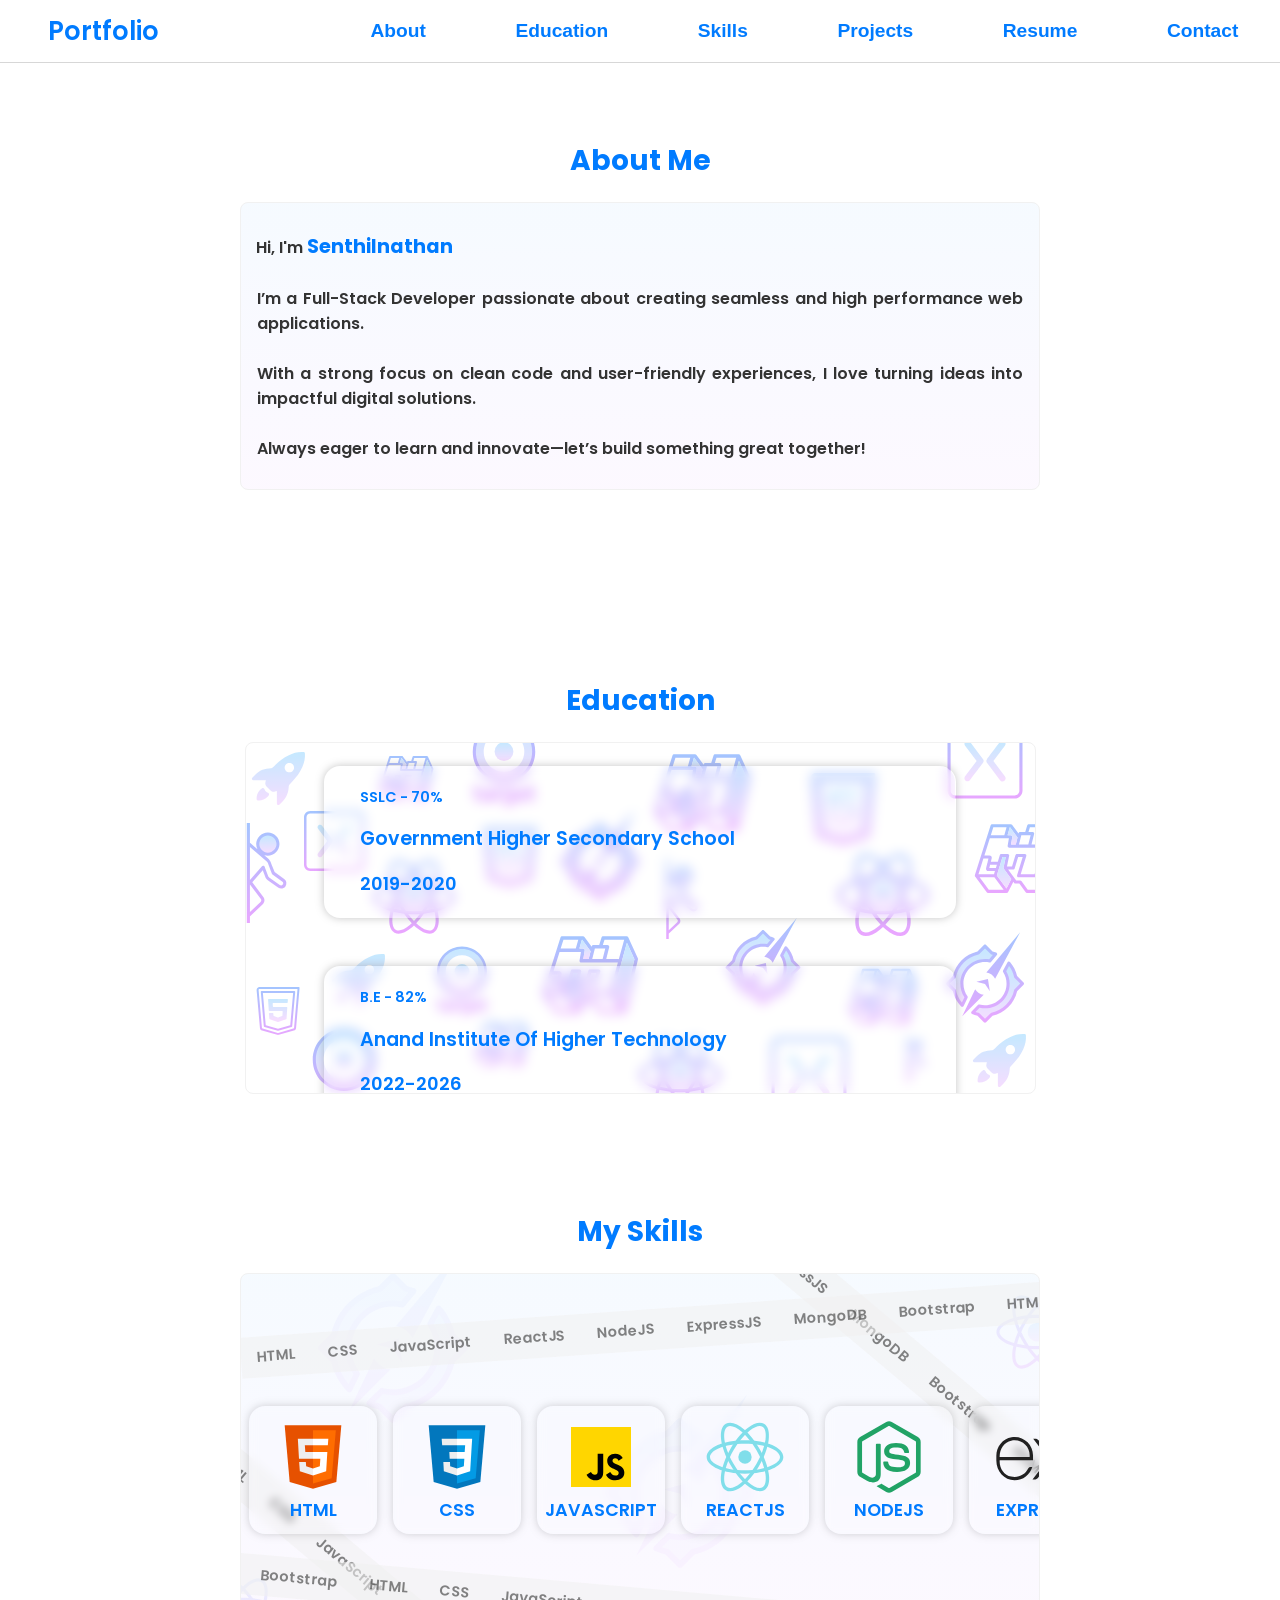
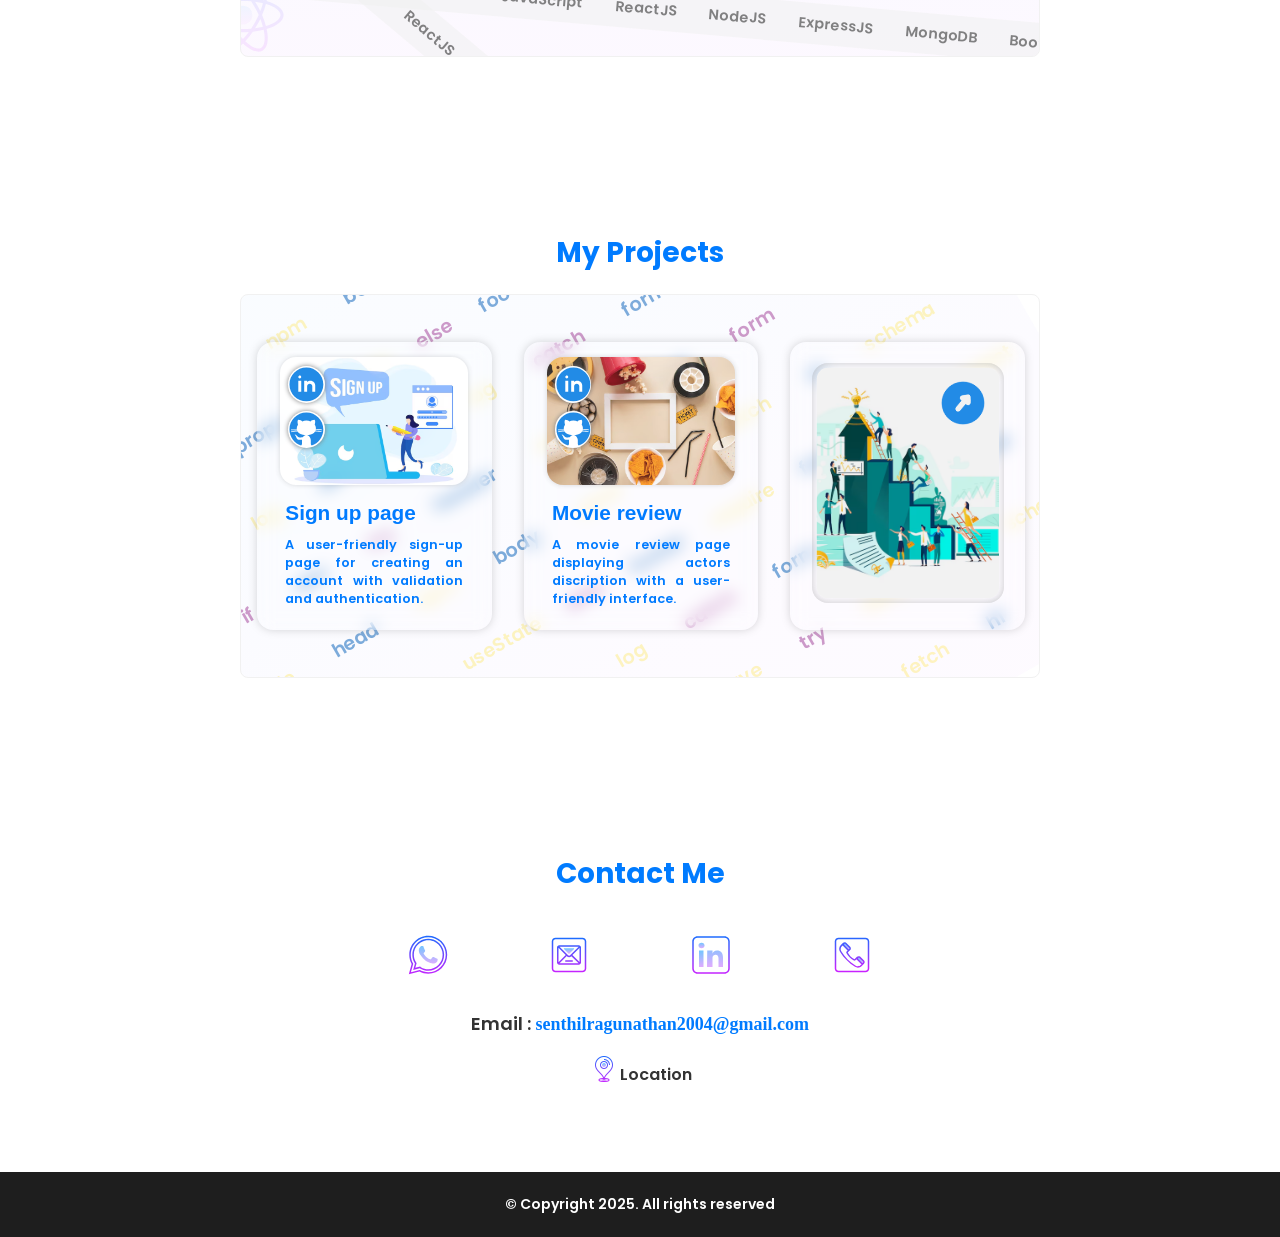
<file: pro/index.html>
<!DOCTYPE html>
<html lang="en">
<head>
    <meta charset="UTF-8">
    <meta name="viewport" content="width=device-width, initial-scale=1.0">
    <title>My Portfolio</title>
    <link rel="stylesheet" href="style.css">
</head>
<body>
  
    <!-- header -->
    <header>
        <h1><p> Portfolio</p></h1>
        <nav id="nav">
            <ul>
                <li><a href="#about">About</a></li>
                <li><a href="#edu">Education</a></li>
                <li><a href="#skills">Skills</a></li>
                <li><a href="#projects">Projects</a></li>
                <li><a href="resume.html" onclick="resumeopen()">Resume</a></li>
                <li><a href="#contact">Contact</a></li>
            </ul>
        </nav>
        <div id="container">
            <svg id="headerSvg" xmlns="http://www.w3.org/2000/svg" x="0px" y="0px"  viewBox="0 0 50 50">
                <path d="M 0 9 L 0 11 L 50 11 L 50 9 Z M 0 24 L 0 26 L 50 26 L 50 24 Z M 0 39 L 0 41 L 50 41 L 50 39 Z"></path>
                </svg>
        </div>
        
    </header>

<div id="body">
   <!-- about me -->
    <section id="about">
        <h2>About Me</h2>
        <div class="text-container">

            <span class="text-block1">Hi, I'm <b class="text-block2">Senthilnathan</b></span>
            <div class="text-block">I’m a Full-Stack Developer passionate about creating seamless and high performance web applications.</div>
            <div class="text-block">With a strong focus on clean code and user-friendly experiences, I love turning ideas into impactful digital solutions.</div>
            <div class="text-block">Always eager to learn and innovate—let’s build something great together!</div>     
        </div>
    </section>

    <!-- education -->
    <section id="edu" style=" padding-top: 5rem;">
        <h2>Education</h2>
        <div class="education-container">
           <div class="edu-container">
             <!-- edu images -->
             <svg class="edu-img-1" xmlns="http://www.w3.org/2000/svg" x="0px" y="0px" width="100" height="100" viewBox="0 0 64 64">
                <linearGradient id="ERXhbMl5aahw4p_HCs0Aea_69463_gr1" x1="32" x2="32" y1="6" y2="58" gradientUnits="userSpaceOnUse" spreadMethod="reflect"><stop offset="0" stop-color="#1a6dff"></stop><stop offset="1" stop-color="#c822ff"></stop></linearGradient><path fill="none" stroke="url(#ERXhbMl5aahw4p_HCs0Aea)" stroke-miterlimit="10" stroke-width="2" d="M32 7A25 25 0 1 0 32 57A25 25 0 1 0 32 7Z"></path><linearGradient id="ERXhbMl5aahw4p_HCs0Aeb_69463_gr2" x1="31" x2="31" y1="16" y2="49.98" gradientUnits="userSpaceOnUse" spreadMethod="reflect"><stop offset="0" stop-color="#6dc7ff"></stop><stop offset="1" stop-color="#e6abff"></stop></linearGradient><path fill="url(#ERXhbMl5aahw4p_HCs0Aeb_69463_gr2)" d="M47.93,16.83C47.89,16.35,47.49,16,47.01,16h-1.25c-5.31,0-11.52,3.05-16.63,8.15L29,24.27 c-0.52,0.52-1.02,1.02-1.52,1.56c-0.32,0.34-0.77,0.55-1.22,0.57c-4.01,0.2-7.072,1.12-9.922,3.95l-2.07,2.09 c-0.26,0.26-0.34,0.65-0.2,0.99c0.14,0.34,0.47,0.57,0.85,0.57h8.07l-0.278,1.27c-0.33,0.99-0.08,2.07,0.67,2.82l2.55,2.54 c0.73,0.73,1.84,0.99,2.82,0.67L30,41v8.06c0,0.38,0.22,0.7,0.57,0.85c0.11,0.05,0.22,0.07,0.35,0.07c0.24,0,0.48-0.09,0.65-0.27 l2.07-2.08c2.83-2.82,3.76-5.84,3.98-9.81c0.02-0.47,0.25-0.91,0.61-1.25c0.53-0.48,1.05-1.01,1.64-1.69 C45.41,29.35,48.51,22.43,47.93,16.83z M38,29c-1.66,0-3-1.34-3-3c0-1.66,1.34-3,3-3s3,1.34,3,3C41,27.66,39.66,29,38,29z"></path><linearGradient id="ERXhbMl5aahw4p_HCs0Aec_69463_gr3" x1="21" x2="21" y1="16.5" y2="49.786" gradientUnits="userSpaceOnUse" spreadMethod="reflect"><stop offset="0" stop-color="#6dc7ff"></stop><stop offset="1" stop-color="#e6abff"></stop></linearGradient><path fill="url(#ERXhbMl5aahw4p_HCs0Aec_69463_gr3)" d="M24.839,43.629c-0.286,0.411-0.617,0.811-0.937,1.131C22.45,46.2,20.553,47,18.565,47 c-0.251,0-0.491-0.011-0.731-0.034c-0.446-0.046-0.8-0.411-0.823-0.869c-0.114-2.217,0.731-4.4,2.32-5.966 c0.331-0.343,0.766-0.686,1.211-0.971C20.69,39.057,20.885,39,21.068,39c0.754,0,0.994,0.731,1.109,1.074 c0.274,0.869,0.937,1.577,1.76,1.886c0.434,0.171,0.869,0.366,1.017,0.846C25.045,43.069,24.999,43.4,24.839,43.629z"></path>
                </svg>
             <svg class="edu-img-2" xmlns="http://www.w3.org/2000/svg" x="0px" y="0px" width="100" height="100" viewBox="0 0 64 64">
                <linearGradient id="n7GbNptP9nIelJdj~JXU3a__cPDdL_PMk-B_gr1" x1="32" x2="32" y1="7.766" y2="56.935" gradientUnits="userSpaceOnUse"><stop offset="0" stop-color="#1a6dff"></stop><stop offset="1" stop-color="#c822ff"></stop></linearGradient><path fill="url(#n7GbNptP9nIelJdj~JXU3a__cPDdL_PMk-B_gr1)" d="M51,8H13c-2.757,0-5,2.243-5,5v38c0,2.757,2.243,5,5,5h38c2.757,0,5-2.243,5-5V13	C56,10.243,53.757,8,51,8z M54,51c0,1.654-1.346,3-3,3H13c-1.654,0-3-1.346-3-3V13c0-1.654,1.346-3,3-3h38c1.654,0,3,1.346,3,3V51z"></path><linearGradient id="n7GbNptP9nIelJdj~JXU3b__cPDdL_PMk-B_gr2" x1="24.994" x2="24.994" y1="19.17" y2="43.852" gradientUnits="userSpaceOnUse"><stop offset="0" stop-color="#6dc7ff"></stop><stop offset="1" stop-color="#e6abff"></stop></linearGradient><path fill="url(#n7GbNptP9nIelJdj~JXU3b__cPDdL_PMk-B_gr2)" d="M31.135,31.827c-0.037-0.436-0.212-0.863-0.51-1.186l-8.182-10.855 c-0.665-0.882-1.919-1.058-2.801-0.393c-0.882,0.665-1.058,1.919-0.393,2.801L26.641,32l-7.392,9.807 c-0.665,0.882-0.489,2.136,0.393,2.801c0.882,0.665,2.136,0.489,2.801-0.393c0,0,8.182-10.854,8.182-10.855 c0.296-0.393,0.501-0.793,0.516-1.302C31.144,31.981,31.142,31.904,31.135,31.827z"></path><linearGradient id="n7GbNptP9nIelJdj~JXU3c__cPDdL_PMk-B_gr3" x1="39.035" x2="39.035" y1="19.17" y2="43.852" gradientUnits="userSpaceOnUse"><stop offset="0" stop-color="#6dc7ff"></stop><stop offset="1" stop-color="#e6abff"></stop></linearGradient><path fill="url(#n7GbNptP9nIelJdj~JXU3c__cPDdL_PMk-B_gr3)" d="M44.81,41.885L37.359,32l7.392-9.807c0.665-0.882,0.489-2.136-0.393-2.801 c-0.882-0.665-2.136-0.489-2.801,0.393c0,0-8.182,10.854-8.182,10.855c-0.299,0.396-0.504,0.8-0.516,1.313 c-0.012,0.51,0.169,1.028,0.516,1.406l8.241,10.933c0.665,0.882,1.919,1.058,2.801,0.393C45.299,44.021,45.475,42.767,44.81,41.885 z"></path>
                </svg> 
            <svg class="edu-img-3" xmlns="http://www.w3.org/2000/svg" x="0px" y="0px" width="100" height="100" viewBox="0 0 64 64">
                <linearGradient id="CK9_UDykpeP4VI-ZAENC6a_nvNQeqdSik5a_gr1" x1="32" x2="32" y1="45" y2="7" gradientUnits="userSpaceOnUse"><stop offset="0" stop-color="#e6abff"></stop><stop offset="1" stop-color="#6dc7ff"></stop></linearGradient><path fill="url(#CK9_UDykpeP4VI-ZAENC6a_nvNQeqdSik5a_gr1)" d="M32,7c-10.503,0-19,8.497-19,19c0,10.503,8.497,19.059,19,19c10.503,0,19-8.497,19-19	C51,15.497,42.503,7,32,7z M32,38.999c-7.195,0-13-5.805-13-13c0-7.195,5.805-13,13-13s13,5.804,13,13	C45,33.195,39.195,38.999,32,38.999z"></path><linearGradient id="CK9_UDykpeP4VI-ZAENC6b_nvNQeqdSik5a_gr2" x1="32" x2="32" y1="32" y2="20" gradientUnits="userSpaceOnUse"><stop offset="0" stop-color="#e6abff"></stop><stop offset="1" stop-color="#6dc7ff"></stop></linearGradient><circle cx="32" cy="26" r="6" fill="url(#CK9_UDykpeP4VI-ZAENC6b_nvNQeqdSik5a_gr2)"></circle><linearGradient id="CK9_UDykpeP4VI-ZAENC6c_nvNQeqdSik5a_gr3" x1="32" x2="32" y1="60.747" y2="6" gradientUnits="userSpaceOnUse"><stop offset="0" stop-color="#c822ff"></stop><stop offset="1" stop-color="#1a6dff"></stop></linearGradient><path fill="url(#CK9_UDykpeP4VI-ZAENC6c_nvNQeqdSik5a_gr3)" d="M31.887,46c-5.267,0-10.229-2.049-13.979-5.778C14.099,36.433,12,31.382,12,26	c0-11.028,8.972-20,20-20s20,8.972,20,20s-8.972,20-20,20C31.963,46,31.924,46,31.887,46z M32,8c-9.925,0-18,8.075-18,18	c0,4.846,1.889,9.393,5.318,12.804C22.691,42.157,27.153,44,31.893,44c0.034,0,0.067,0,0.102,0C41.925,44,50,35.925,50,26	S41.925,8,32,8z M15.467,47.558v2.353h1.548v1.424h-1.548v3.901c0,0.743,0.186,0.929,0.929,0.929c0.248,0,0.433,0,0.681-0.062v1.672	c-0.433,0.062-0.867,0.062-1.3,0.062c-1.61,0-2.477-0.495-2.477-1.92v-4.582H12v-1.424h1.3v-2.353L15.467,47.558z M24.817,55.732	c0,0.495,0.062,0.619,0.557,0.619h0.062v1.424c-0.248,0.124-0.557,0.186-0.867,0.186c-0.991,0-1.486-0.31-1.672-0.991	c-0.495,0.619-1.424,1.053-2.724,1.053c-1.61,0-2.663-0.805-2.663-2.353c-0.062-0.619,0.186-1.238,0.681-1.672	c0.495-0.433,1.238-0.619,2.539-0.805c1.424-0.186,1.981-0.248,1.981-0.991c0-0.867-0.619-1.053-1.362-1.053	c-0.867,0-1.362,0.372-1.424,1.176h-2.167c0.062-1.734,1.486-2.601,3.653-2.601c2.291,0,3.406,0.743,3.406,2.229L24.817,55.732z M20.916,56.537c1.176,0,1.734-0.619,1.734-1.796v-0.805c-0.186,0.186-0.557,0.31-1.3,0.372c-1.115,0.124-1.734,0.372-1.734,1.238	C19.616,56.165,19.988,56.537,20.916,56.537L20.916,56.537z M31.009,49.787v1.981c-0.248-0.062-0.495-0.062-0.743-0.062	c-1.548,0-2.105,1.053-2.105,2.539v3.529h-2.167v-7.864h2.043v1.424c0.433-0.991,1.424-1.672,2.477-1.672	C30.7,49.725,30.824,49.725,31.009,49.787L31.009,49.787z M36.706,50.964v-1.053h2.043v7.368c0,2.043-1.176,3.467-4.025,3.467	c-1.796,0-3.344-0.929-3.467-2.539h2.167c0.186,0.743,0.743,1.053,1.61,1.053c1.115,0,1.734-0.681,1.734-1.92v-1.053	c-0.495,0.805-1.424,1.3-2.353,1.238c-2.229,0-3.344-1.61-3.344-3.963c0-1.981,1.176-3.901,3.344-3.901	C35.282,49.663,36.211,50.159,36.706,50.964L36.706,50.964z M34.848,55.917c1.176,0,1.858-0.929,1.858-2.167	c0-1.115-0.31-2.415-1.858-2.415c-1.115,0-1.734,0.929-1.734,2.229C33.115,54.865,33.61,55.917,34.848,55.917z M47.17,53.998v0.433	h-5.635c0.062,1.362,0.681,1.981,1.92,1.981c0.805,0,1.548-0.495,1.734-0.991h1.92c-0.557,1.796-1.796,2.663-3.653,2.663	c-2.477,0-4.025-1.734-4.025-4.087c0-2.415,1.61-4.149,4.025-4.149C45.808,49.725,47.17,51.645,47.17,53.998L47.17,53.998z M45.003,53.007c-0.186-1.176-0.743-1.672-1.734-1.672c-0.929-0.062-1.734,0.619-1.796,1.548v0.124H45.003z M50.39,47.558v2.353	h1.548v1.424H50.39v3.901c0,0.743,0.186,0.929,0.929,0.929c0.248,0,0.433,0,0.681-0.062v1.672c-0.433,0.062-0.867,0.062-1.3,0.062	c-1.61,0-2.477-0.495-2.477-1.92v-4.582h-1.3v-1.424h1.3v-2.353L50.39,47.558z"></path>
                </svg>
            <svg class="edu-img-4" xmlns="http://www.w3.org/2000/svg" x="0px" y="0px" width="100" height="100" viewBox="0 0 64 64">
                <linearGradient id="QdB3-Iph3jBLjEqxCoXEqa_pSB2x0NS2uP8_gr1" x1="40.04" x2="40.04" y1="21.84" y2="58.93" gradientUnits="userSpaceOnUse"><stop offset="0" stop-color="#6dc7ff"></stop><stop offset="1" stop-color="#e6abff"></stop></linearGradient><path fill="url(#QdB3-Iph3jBLjEqxCoXEqa_pSB2x0NS2uP8_gr1)" d="M55.97,34.96l-4.32,4.31c-1.67,7.65-7.68,13.67-15.33,15.34L32,58.93l-4.32-4.32	c-1.24-0.27-2.43-0.67-3.57-1.16l4.19-4.19c1.18,0.31,2.42,0.48,3.7,0.48c8.17,0,14.79-6.62,14.79-14.78c0-2.94-0.87-5.66-2.34-7.96	l2.78-5.16c2.15,2.48,3.7,5.48,4.42,8.8L55.97,34.96z"></path><linearGradient id="QdB3-Iph3jBLjEqxCoXEqb_pSB2x0NS2uP8_gr2" x1="23.425" x2="23.425" y1="10.99" y2="48.84" gradientUnits="userSpaceOnUse"><stop offset="0" stop-color="#6dc7ff"></stop><stop offset="1" stop-color="#e6abff"></stop></linearGradient><path fill="url(#QdB3-Iph3jBLjEqxCoXEqb_pSB2x0NS2uP8_gr2)" d="M38.82,16.03l-3.75,4.47c-0.99-0.21-2.02-0.33-3.07-0.33c-8.17,0-14.79,6.62-14.79,14.79	c0,3.21,1.03,6.18,2.77,8.6l-2.52,5.28c-2.5-2.62-4.31-5.9-5.11-9.57l-4.32-4.31l4.32-4.32c1.67-7.65,7.68-13.66,15.33-15.34	L32,10.99l4.32,4.31C37.17,15.49,38.01,15.74,38.82,16.03z"></path><linearGradient id="QdB3-Iph3jBLjEqxCoXEqc_pSB2x0NS2uP8_gr3" x1="32" x2="32" y1="2.025" y2="59.93" gradientUnits="userSpaceOnUse"><stop offset="0" stop-color="#1a6dff"></stop><stop offset="1" stop-color="#c822ff"></stop></linearGradient><path fill="url(#QdB3-Iph3jBLjEqxCoXEqc_pSB2x0NS2uP8_gr3)" d="M32.869,27.786c2.47,0.297,4.551,1.837,5.608,3.978L54.492,2.025L32.869,27.786z M25.713,38.514l-8.297,17.388l13.766-13.767C28.833,41.87,26.827,40.479,25.713,38.514z M26.489,33.836l7.393-1.904l1.232,7.953	L32,35.143L26.489,33.836z M32,59.93c-0.256,0-0.512-0.098-0.707-0.293l-4.116-4.115c-1.145-0.269-2.308-0.656-3.462-1.152	c-0.305-0.131-0.524-0.405-0.587-0.73s0.041-0.661,0.275-0.896l4.189-4.19c0.251-0.253,0.618-0.352,0.961-0.26	c1.13,0.297,2.289,0.447,3.446,0.447c7.604,0,13.79-6.182,13.79-13.78c0-2.621-0.755-5.188-2.183-7.422	c-0.195-0.306-0.21-0.693-0.037-1.013l2.78-5.16c0.155-0.289,0.443-0.483,0.771-0.52c0.326-0.035,0.649,0.092,0.865,0.339	c2.234,2.579,3.813,5.669,4.576,8.953l4.114,4.115c0.188,0.188,0.293,0.442,0.293,0.708c0,0.265-0.105,0.52-0.294,0.707	l-4.114,4.104c-1.817,7.797-7.949,13.934-15.738,15.75l-4.116,4.114C32.512,59.832,32.256,59.93,32,59.93z M25.902,53.072	c0.669,0.23,1.334,0.418,1.99,0.562c0.188,0.04,0.358,0.134,0.494,0.27L32,57.516l3.613-3.612c0.136-0.136,0.307-0.229,0.494-0.27	c7.262-1.586,12.979-7.308,14.566-14.577c0.04-0.188,0.135-0.359,0.271-0.495l3.61-3.603l-3.611-3.612	c-0.136-0.136-0.229-0.308-0.271-0.495c-0.563-2.591-1.687-5.057-3.278-7.208l-1.791,3.324c1.433,2.435,2.187,5.186,2.187,7.992	c0,8.701-7.083,15.78-15.79,15.78c-1.137,0-2.274-0.126-3.391-0.376L25.902,53.072z M17.46,49.84c-0.271,0-0.533-0.11-0.724-0.31	c-2.621-2.747-4.448-6.115-5.298-9.758l-4.114-4.104C7.136,35.48,7.03,35.226,7.03,34.961c0-0.266,0.105-0.521,0.293-0.708	l4.114-4.116c1.815-7.786,7.947-13.921,15.74-15.748l4.116-4.106c0.391-0.389,1.021-0.389,1.412,0l4.118,4.108	c0.765,0.183,1.548,0.417,2.333,0.698c0.308,0.11,0.543,0.364,0.628,0.68c0.086,0.316,0.012,0.653-0.199,0.904l-3.75,4.47	c-0.237,0.284-0.617,0.411-0.973,0.336C33.898,21.273,32.935,21.17,32,21.17c-7.604,0-13.79,6.187-13.79,13.79	c0,2.895,0.893,5.667,2.582,8.016c0.214,0.297,0.248,0.686,0.091,1.015l-2.521,5.28c-0.142,0.297-0.42,0.505-0.745,0.557	C17.565,49.836,17.513,49.84,17.46,49.84z M9.445,34.959l3.61,3.603c0.136,0.136,0.23,0.308,0.271,0.495	c0.638,2.921,1.97,5.656,3.882,7.99l1.62-3.396c-1.715-2.583-2.618-5.575-2.618-8.691c0-8.707,7.083-15.79,15.79-15.79	c0.88,0,1.78,0.079,2.683,0.236l2.415-2.878c-0.336-0.095-0.668-0.18-0.996-0.253c-0.185-0.041-0.354-0.134-0.487-0.268L32,12.402	l-3.614,3.605c-0.135,0.135-0.306,0.228-0.491,0.269c-7.266,1.597-12.983,7.318-14.568,14.576c-0.04,0.188-0.134,0.358-0.27,0.494	L9.445,34.959z"></path>
                </svg> 
            <svg class="edu-img-5" xmlns="http://www.w3.org/2000/svg" x="0px" y="0px" width="100" height="100" viewBox="0 0 64 64">
                <linearGradient id="SVGID_1__YSTAcKGc3xHl_gr1" x1="34.5" x2="34.5" y1="7.596" y2="18.831" gradientUnits="userSpaceOnUse"><stop offset="0" stop-color="#6dc7ff"></stop><stop offset="1" stop-color="#e6abff"></stop></linearGradient><circle cx="34.5" cy="13.5" r="6.5" fill="url(#SVGID_1__YSTAcKGc3xHl_gr1)"></circle><linearGradient id="SVGID_2__YSTAcKGc3xHl_gr2" x1="33.639" x2="33.639" y1="-.489" y2="64.589" gradientUnits="userSpaceOnUse"><stop offset="0" stop-color="#1a6dff"></stop><stop offset="1" stop-color="#c822ff"></stop></linearGradient><path fill="url(#SVGID_2__YSTAcKGc3xHl_gr2)" d="M46.3,38c-0.1-0.9-0.6-1.7-1.4-2.2l-6.1-4.4l-1.3-3.3C36.7,26,36.3,25,36,24.4c0,0-0.5-0.9-1-1.4l-2.8-2.4	c0.7,0.2,1.5,0.3,2.2,0.3c4.1,0,7.5-3.4,7.5-7.5S38.6,6,34.5,6S27,9.4,27,13.5c0,1.2,0.3,2.3,0.8,3.3L23,12.6V0h-2v64h2v-4.4	c0,0,0,0,0.1,0l8.1-7.6c0.1-0.1,0.4-0.5,0.5-0.6c0.8-1.2,0.8-2.8,0-3.9l-7.2-9.6l6.7-7.7l1.7,4.5c0.2,0.4,0.4,0.8,0.7,1.1	c0.2,0.2,0.4,0.4,0.6,0.6l6.8,4.9c1.5,1.1,3.6,0.8,4.7-0.7C46.2,39.8,46.4,38.9,46.3,38z M34.5,8c3,0,5.5,2.5,5.5,5.5	S37.5,19,34.5,19S29,16.5,29,13.5S31.5,8,34.5,8z M30,48.6c0.3,0.5,0.4,1.1,0,1.6c0,0.1-0.2,0.2-0.2,0.3L23,56.9V39.3L30,48.6z M44,39.4c-0.4,0.6-1.3,0.7-1.9,0.3l-6.8-4.9c-0.1-0.1-0.2-0.1-0.2-0.2c0,0,0-0.1-0.1-0.1c-0.1-0.1-0.2-0.3-0.3-0.5l-2.3-6	c-0.1-0.3-0.4-0.6-0.8-0.6c-0.3-0.1-0.7,0.1-0.9,0.3L23,36.4V15.3l10.4,9l0.2,0.2c0.3,0.3,0.6,0.6,0.8,0.9c0.3,0.8,2.7,7.1,2.7,7.1	c0.1,0.2,0.2,0.3,0.3,0.5l6.4,4.6c0.3,0.2,0.5,0.5,0.5,0.9C44.3,38.7,44.2,39.1,44,39.4z"></path>
                </svg>  
            <svg class="edu-img-6" xmlns="http://www.w3.org/2000/svg" x="0px" y="0px" width="100" height="100" viewBox="0 0 64 64">
                <linearGradient id="cgILivgqPeK5DyUQPAsNna_74190_gr1" x1="32.217" x2="32.217" y1="11" y2="55" gradientUnits="userSpaceOnUse" spreadMethod="reflect"><stop offset="0" stop-color="#1a6dff"></stop><stop offset="1" stop-color="#c822ff"></stop></linearGradient><path fill="url(#cgILivgqPeK5DyUQPAsNna_74190_gr1)" d="M59.34,23.58l-5.49-12C53.69,11.23,53.33,11,52.94,11h-13.4c-0.44,0-0.83,0.29-0.96,0.71 L37.26,16H34c-0.46,0-0.86,0.31-0.97,0.76L32.97,17l-4.14-5.59c-0.18-0.25-0.48-0.4-0.8-0.4L16.09,11c-0.43,0-0.82,0.28-0.95,0.7 L5.05,43.58c-0.03,0.09-0.02,0.19-0.02,0.3C5.02,43.92,5,43.96,5,44c0,0.34,0.18,0.63,0.44,0.81l7.19,9.78 c0.18,0.26,0.48,0.41,0.8,0.41h12c0.01,0,0.01,0,0.01,0c0.1,0,0.19-0.02,0.28-0.05c0.03,0,0.06-0.02,0.09-0.03 c0.06-0.03,0.12-0.06,0.18-0.1c0.01-0.01,0.03-0.01,0.04-0.02c0.01-0.01,0.02-0.02,0.03-0.04c0.08-0.06,0.14-0.13,0.2-0.21 c0.01-0.02,0.03-0.04,0.04-0.06s0.02-0.02,0.02-0.03l3.35-6.57l0.53,0.7c0.09,0.13,0.21,0.23,0.35,0.3c0.13,0.07,0.27,0.09,0.41,0.1 c0.01,0,0.03,0.01,0.04,0.01h2.49l4.06,5.59c0.19,0.26,0.49,0.41,0.81,0.41h13.07c0.11,0,0.22-0.02,0.32-0.06 c0.05-0.01,0.09-0.04,0.13-0.06c0.05-0.02,0.1-0.04,0.15-0.08c0,0,0,0,0.01-0.01c0.09-0.07,0.18-0.16,0.24-0.27 c0.02-0.03,0.03-0.06,0.04-0.1c0.03-0.06,0.07-0.12,0.09-0.19l7-30C59.46,24.01,59.43,23.79,59.34,23.58z M40.28,13h11.25 l-3.07,11.11C48.32,24.04,48.17,24,48,24h-6.72l1.69-6.76c0.07-0.3,0.01-0.61-0.18-0.86C42.6,16.14,42.31,16,42,16h-2.65L40.28,13z M34.39,19.54c0.01,0,0.01-0.01,0.01-0.01L34.78,18h5.94l-1.5,6h-5.94L34.39,19.54z M27.39,13.01h0.14l4.81,6.5L31.22,24h-3.04 l0.81-4.84c0.05-0.29-0.04-0.58-0.23-0.81C28.57,18.13,28.29,18,28,18h-2.05L27.39,13.01z M16.83,13h8.47l-1.43,5h-8.63L16.83,13z M14.61,20h12.21l-0.81,4.84c-0.05,0.29,0.04,0.58,0.23,0.81C26.43,25.87,26.71,26,27,26h20.94l-4.7,16.99L34.35,43l3.61-11.71 c0.09-0.3,0.03-0.63-0.16-0.88C37.62,30.15,37.32,30,37,30h-5c-0.44,0-0.83,0.29-0.96,0.71l-2.24,7.3h-3.23l1.41-6.81 c0.06-0.29-0.01-0.6-0.2-0.83C26.59,30.14,26.3,30,26,30h-3.98c-0.08,0-0.14,0.01-0.22,0.02c-0.14,0.03-0.28,0.09-0.4,0.18 c-0.11,0.08-0.21,0.19-0.28,0.32c-0.03,0.07-0.06,0.14-0.08,0.21L19.72,35h-4.44l0.53-2.14c0.12-0.45,0.02-0.92-0.27-1.28 C15.26,31.21,14.83,31,14.36,31h-3.23L14.61,20z M19.11,37l-0.62,2h-4.21l0.5-2H19.11z M10.49,33h3.23l-0.53,2.14 c-0.05,0.17-0.06,0.35-0.04,0.52c-0.1,0.14-0.17,0.3-0.21,0.48l-0.75,3c-0.12,0.45-0.02,0.92,0.27,1.28 c0.28,0.37,0.71,0.58,1.18,0.58h4.24l-0.62,2H7.33L10.49,33z M13.94,53l-5.87-8h9.45l5.93,8H13.94z M25.27,52.11l-6.16-8.32 L22.74,32h2.03l-1.41,6.8v0.03c-0.02,0.14-0.02,0.28,0.01,0.41c0,0.01,0,0.01,0,0.01c0.03,0.12,0.09,0.24,0.17,0.35l4.8,6.49 L25.27,52.11z M38.87,53l-4.06-5.59C34.62,47.15,34.32,47,34,47h-2.5l-1.18-1.6l-4-5.39h3.22c0.44,0,0.82-0.29,0.95-0.71l2.25-7.3 h2.91l-3.61,11.71c-0.09,0.3-0.03,0.63,0.16,0.88C32.38,44.85,32.68,45,33,45l10.51-0.02L49.45,53H38.87z M50.95,51.67l-5.85-7.9 l8.01-28.99l4.27,9.33L50.95,51.67z"></path><linearGradient id="cgILivgqPeK5DyUQPAsNnb_74190_gr2" x1="51.24" x2="51.24" y1="14.78" y2="51.67" gradientUnits="userSpaceOnUse" spreadMethod="reflect"><stop offset="0" stop-color="#6dc7ff"></stop><stop offset="1" stop-color="#e6abff"></stop></linearGradient><path fill="url(#cgILivgqPeK5DyUQPAsNnb_74190_gr2)" d="M57.38 24.11L50.95 51.67 45.1 43.77 53.11 14.78z"></path><linearGradient id="cgILivgqPeK5DyUQPAsNnc_74190_gr3" x1="29.145" x2="29.145" y1="13.01" y2="24" gradientUnits="userSpaceOnUse" spreadMethod="reflect"><stop offset="0" stop-color="#6dc7ff"></stop><stop offset="1" stop-color="#e6abff"></stop></linearGradient><path fill="url(#cgILivgqPeK5DyUQPAsNnc_74190_gr3)" d="M32.34,19.51L31.22,24h-3.04l0.81-4.84c0.05-0.29-0.04-0.58-0.23-0.81 C28.57,18.13,28.29,18,28,18h-2.05l1.44-4.99h0.14L32.34,19.51z"></path><linearGradient id="cgILivgqPeK5DyUQPAsNnd_74190_gr4" x1="23.725" x2="23.725" y1="32" y2="52.11" gradientUnits="userSpaceOnUse" spreadMethod="reflect"><stop offset="0" stop-color="#6dc7ff"></stop><stop offset="1" stop-color="#e6abff"></stop></linearGradient><path fill="url(#cgILivgqPeK5DyUQPAsNnd_74190_gr4)" d="M28.34,46.09l-3.07,6.02l-6.16-8.32L22.74,32h2.03l-1.41,6.8v0.03 c-0.02,0.14-0.02,0.28,0.01,0.41c0,0.01,0,0.01,0,0.01c0.03,0.12,0.09,0.24,0.17,0.35L28.34,46.09z"></path>
                </svg>    
            <svg class="edu-img-7" xmlns="http://www.w3.org/2000/svg" x="0px" y="0px" width="100" height="100" viewBox="0 0 64 64">
                <linearGradient id="cgILivgqPeK5DyUQPAsNna_74190_gr1" x1="32.217" x2="32.217" y1="11" y2="55" gradientUnits="userSpaceOnUse" spreadMethod="reflect"><stop offset="0" stop-color="#1a6dff"></stop><stop offset="1" stop-color="#c822ff"></stop></linearGradient><path fill="url(#cgILivgqPeK5DyUQPAsNna_74190_gr1)" d="M59.34,23.58l-5.49-12C53.69,11.23,53.33,11,52.94,11h-13.4c-0.44,0-0.83,0.29-0.96,0.71 L37.26,16H34c-0.46,0-0.86,0.31-0.97,0.76L32.97,17l-4.14-5.59c-0.18-0.25-0.48-0.4-0.8-0.4L16.09,11c-0.43,0-0.82,0.28-0.95,0.7 L5.05,43.58c-0.03,0.09-0.02,0.19-0.02,0.3C5.02,43.92,5,43.96,5,44c0,0.34,0.18,0.63,0.44,0.81l7.19,9.78 c0.18,0.26,0.48,0.41,0.8,0.41h12c0.01,0,0.01,0,0.01,0c0.1,0,0.19-0.02,0.28-0.05c0.03,0,0.06-0.02,0.09-0.03 c0.06-0.03,0.12-0.06,0.18-0.1c0.01-0.01,0.03-0.01,0.04-0.02c0.01-0.01,0.02-0.02,0.03-0.04c0.08-0.06,0.14-0.13,0.2-0.21 c0.01-0.02,0.03-0.04,0.04-0.06s0.02-0.02,0.02-0.03l3.35-6.57l0.53,0.7c0.09,0.13,0.21,0.23,0.35,0.3c0.13,0.07,0.27,0.09,0.41,0.1 c0.01,0,0.03,0.01,0.04,0.01h2.49l4.06,5.59c0.19,0.26,0.49,0.41,0.81,0.41h13.07c0.11,0,0.22-0.02,0.32-0.06 c0.05-0.01,0.09-0.04,0.13-0.06c0.05-0.02,0.1-0.04,0.15-0.08c0,0,0,0,0.01-0.01c0.09-0.07,0.18-0.16,0.24-0.27 c0.02-0.03,0.03-0.06,0.04-0.1c0.03-0.06,0.07-0.12,0.09-0.19l7-30C59.46,24.01,59.43,23.79,59.34,23.58z M40.28,13h11.25 l-3.07,11.11C48.32,24.04,48.17,24,48,24h-6.72l1.69-6.76c0.07-0.3,0.01-0.61-0.18-0.86C42.6,16.14,42.31,16,42,16h-2.65L40.28,13z M34.39,19.54c0.01,0,0.01-0.01,0.01-0.01L34.78,18h5.94l-1.5,6h-5.94L34.39,19.54z M27.39,13.01h0.14l4.81,6.5L31.22,24h-3.04 l0.81-4.84c0.05-0.29-0.04-0.58-0.23-0.81C28.57,18.13,28.29,18,28,18h-2.05L27.39,13.01z M16.83,13h8.47l-1.43,5h-8.63L16.83,13z M14.61,20h12.21l-0.81,4.84c-0.05,0.29,0.04,0.58,0.23,0.81C26.43,25.87,26.71,26,27,26h20.94l-4.7,16.99L34.35,43l3.61-11.71 c0.09-0.3,0.03-0.63-0.16-0.88C37.62,30.15,37.32,30,37,30h-5c-0.44,0-0.83,0.29-0.96,0.71l-2.24,7.3h-3.23l1.41-6.81 c0.06-0.29-0.01-0.6-0.2-0.83C26.59,30.14,26.3,30,26,30h-3.98c-0.08,0-0.14,0.01-0.22,0.02c-0.14,0.03-0.28,0.09-0.4,0.18 c-0.11,0.08-0.21,0.19-0.28,0.32c-0.03,0.07-0.06,0.14-0.08,0.21L19.72,35h-4.44l0.53-2.14c0.12-0.45,0.02-0.92-0.27-1.28 C15.26,31.21,14.83,31,14.36,31h-3.23L14.61,20z M19.11,37l-0.62,2h-4.21l0.5-2H19.11z M10.49,33h3.23l-0.53,2.14 c-0.05,0.17-0.06,0.35-0.04,0.52c-0.1,0.14-0.17,0.3-0.21,0.48l-0.75,3c-0.12,0.45-0.02,0.92,0.27,1.28 c0.28,0.37,0.71,0.58,1.18,0.58h4.24l-0.62,2H7.33L10.49,33z M13.94,53l-5.87-8h9.45l5.93,8H13.94z M25.27,52.11l-6.16-8.32 L22.74,32h2.03l-1.41,6.8v0.03c-0.02,0.14-0.02,0.28,0.01,0.41c0,0.01,0,0.01,0,0.01c0.03,0.12,0.09,0.24,0.17,0.35l4.8,6.49 L25.27,52.11z M38.87,53l-4.06-5.59C34.62,47.15,34.32,47,34,47h-2.5l-1.18-1.6l-4-5.39h3.22c0.44,0,0.82-0.29,0.95-0.71l2.25-7.3 h2.91l-3.61,11.71c-0.09,0.3-0.03,0.63,0.16,0.88C32.38,44.85,32.68,45,33,45l10.51-0.02L49.45,53H38.87z M50.95,51.67l-5.85-7.9 l8.01-28.99l4.27,9.33L50.95,51.67z"></path><linearGradient id="cgILivgqPeK5DyUQPAsNnb_74190_gr2" x1="51.24" x2="51.24" y1="14.78" y2="51.67" gradientUnits="userSpaceOnUse" spreadMethod="reflect"><stop offset="0" stop-color="#6dc7ff"></stop><stop offset="1" stop-color="#e6abff"></stop></linearGradient><path fill="url(#cgILivgqPeK5DyUQPAsNnb_74190_gr2)" d="M57.38 24.11L50.95 51.67 45.1 43.77 53.11 14.78z"></path><linearGradient id="cgILivgqPeK5DyUQPAsNnc_74190_gr3" x1="29.145" x2="29.145" y1="13.01" y2="24" gradientUnits="userSpaceOnUse" spreadMethod="reflect"><stop offset="0" stop-color="#6dc7ff"></stop><stop offset="1" stop-color="#e6abff"></stop></linearGradient><path fill="url(#cgILivgqPeK5DyUQPAsNnc_74190_gr3)" d="M32.34,19.51L31.22,24h-3.04l0.81-4.84c0.05-0.29-0.04-0.58-0.23-0.81 C28.57,18.13,28.29,18,28,18h-2.05l1.44-4.99h0.14L32.34,19.51z"></path><linearGradient id="cgILivgqPeK5DyUQPAsNnd_74190_gr4" x1="23.725" x2="23.725" y1="32" y2="52.11" gradientUnits="userSpaceOnUse" spreadMethod="reflect"><stop offset="0" stop-color="#6dc7ff"></stop><stop offset="1" stop-color="#e6abff"></stop></linearGradient><path fill="url(#cgILivgqPeK5DyUQPAsNnd_74190_gr4)" d="M28.34,46.09l-3.07,6.02l-6.16-8.32L22.74,32h2.03l-1.41,6.8v0.03 c-0.02,0.14-0.02,0.28,0.01,0.41c0,0.01,0,0.01,0,0.01c0.03,0.12,0.09,0.24,0.17,0.35L28.34,46.09z"></path>
                </svg> 
            <svg class="edu-img-8" xmlns="http://www.w3.org/2000/svg" x="0px" y="0px" width="100" height="100" viewBox="0 0 64 64">
                 <linearGradient id="9GkdZLxQa1XTDblOFwLcpa_t4YbEbA834uH_gr1" x1="32" x2="32" y1="25.213" y2="36.722" gradientUnits="userSpaceOnUse"><stop offset="0" stop-color="#6dc7ff"></stop><stop offset="1" stop-color="#e6abff"></stop></linearGradient><circle cx="32" cy="32" r="6" fill="url(#9GkdZLxQa1XTDblOFwLcpa_t4YbEbA834uH_gr1)"></circle><linearGradient id="9GkdZLxQa1XTDblOFwLcpb_t4YbEbA834uH_gr2" x1="32" x2="32" y1="7.426" y2="53.44" gradientUnits="userSpaceOnUse"><stop offset="0" stop-color="#1a6dff"></stop><stop offset="1" stop-color="#c822ff"></stop></linearGradient><path fill="url(#9GkdZLxQa1XTDblOFwLcpb_t4YbEbA834uH_gr2)" d="M58,32c0-3.758-4.243-7.017-10.853-8.992c0.221-1.031,0.407-2.045,0.524-3.015	c0.657-5.483-0.483-9.323-3.211-10.813c-2.729-1.489-6.574-0.372-10.831,3.146c-0.544,0.449-1.087,0.938-1.629,1.45	c-0.542-0.513-1.085-1.001-1.629-1.45C26.114,8.808,22.267,7.692,19.54,9.18c-2.728,1.489-3.868,5.329-3.211,10.813	c0.116,0.971,0.303,1.984,0.524,3.015C10.243,24.983,6,28.242,6,32s4.243,7.017,10.853,8.992c-0.221,1.031-0.407,2.045-0.524,3.015	c-0.657,5.483,0.483,9.323,3.211,10.813c0.789,0.431,1.67,0.643,2.628,0.643c2.357,0,5.177-1.287,8.203-3.788	c0.544-0.449,1.087-0.938,1.629-1.45c0.542,0.513,1.085,1.001,1.629,1.45c3.026,2.501,5.846,3.788,8.203,3.788	c0.958,0,1.84-0.213,2.628-0.643c2.728-1.489,3.868-5.329,3.211-10.813c-0.116-0.971-0.303-1.984-0.524-3.015	C53.757,39.017,58,35.758,58,32z M34.902,13.866c3.53-2.917,6.665-3.987,8.599-2.931c1.934,1.055,2.729,4.27,2.184,8.818	c-0.105,0.879-0.273,1.796-0.469,2.729c-2.117-0.519-4.43-0.915-6.892-1.166c-1.564-2.275-3.215-4.351-4.908-6.132	C33.91,14.718,34.406,14.276,34.902,13.866z M39.899,36.313c-0.853,1.562-1.76,3.055-2.702,4.474C35.546,40.925,33.811,41,32,41	s-3.546-0.075-5.198-0.213c-0.941-1.42-1.849-2.912-2.702-4.474c-0.784-1.435-1.499-2.878-2.142-4.313	c0.643-1.434,1.358-2.877,2.142-4.313c0.853-1.562,1.76-3.055,2.702-4.474C28.454,23.075,30.189,23,32,23s3.546,0.075,5.198,0.213	c0.941,1.42,1.849,2.912,2.702,4.474c0.784,1.435,1.499,2.878,2.142,4.313C41.399,33.434,40.683,34.877,39.899,36.313z M43.078,34.487c0.68,1.739,1.238,3.444,1.676,5.096c-1.544,0.376-3.21,0.694-5.009,0.929c0.657-1.05,1.3-2.124,1.909-3.241	C42.161,36.346,42.629,35.416,43.078,34.487z M32,47.403c-1.272-1.341-2.522-2.863-3.729-4.513C29.487,42.961,30.73,43,32,43	s2.513-0.039,3.729-0.11C34.522,44.54,33.272,46.062,32,47.403z M24.254,40.512c-1.799-0.235-3.465-0.553-5.009-0.929	c0.438-1.652,0.996-3.358,1.676-5.096c0.45,0.93,0.918,1.859,1.423,2.785C22.954,38.388,23.597,39.462,24.254,40.512z M20.922,29.513c-0.68-1.739-1.238-3.445-1.676-5.096c1.544-0.376,3.21-0.694,5.009-0.929c-0.657,1.05-1.3,2.124-1.909,3.241	C21.839,27.654,21.371,28.584,20.922,29.513z M32,16.597c1.272,1.341,2.522,2.863,3.729,4.513C34.513,21.039,33.27,21,32,21	s-2.513,0.039-3.729,0.11C29.478,19.46,30.728,17.938,32,16.597z M41.655,26.729c-0.609-1.116-1.252-2.19-1.909-3.241	c1.799,0.235,3.465,0.553,5.009,0.929c-0.438,1.652-0.996,3.358-1.676,5.096C42.629,28.584,42.161,27.654,41.655,26.729z M18.315,19.754c-0.546-4.549,0.25-7.764,2.184-8.818c0.488-0.267,1.053-0.397,1.681-0.397c1.86,0,4.278,1.147,6.918,3.328	c0.496,0.41,0.993,0.852,1.488,1.319c-1.693,1.781-3.345,3.856-4.908,6.132c-2.463,0.251-4.776,0.648-6.892,1.166	C18.588,21.55,18.421,20.633,18.315,19.754z M8,32c0-2.6,3.47-5.303,9.317-7.06c0.606,2.279,1.437,4.654,2.471,7.06	c-1.034,2.407-1.865,4.782-2.471,7.06C11.47,37.303,8,34.6,8,32z M29.098,50.134c-3.53,2.917-6.662,3.989-8.599,2.931	c-1.934-1.055-2.729-4.27-2.184-8.818c0.105-0.879,0.273-1.796,0.469-2.729c2.117,0.519,4.43,0.915,6.892,1.166	c1.564,2.275,3.215,4.351,4.908,6.132C30.09,49.282,29.594,49.724,29.098,50.134z M45.685,44.246	c0.546,4.549-0.25,7.764-2.184,8.818c-1.934,1.059-5.068-0.014-8.599-2.931c-0.496-0.41-0.993-0.852-1.488-1.319	c1.693-1.781,3.345-3.856,4.908-6.132c2.463-0.251,4.776-0.648,6.892-1.166C45.412,42.45,45.579,43.367,45.685,44.246z M46.683,39.06c-0.606-2.279-1.437-4.654-2.471-7.06c1.034-2.407,1.865-4.782,2.471-7.06C52.53,26.697,56,29.4,56,32	S52.53,37.303,46.683,39.06z"></path>
                </svg> 
            <svg class="edu-img-9" xmlns="http://www.w3.org/2000/svg" x="0px" y="0px" width="100" height="100" viewBox="0 0 64 64">
                <linearGradient id="slr0fspJZ8Sloslbv8ri_a_CMVEhOBzk3Zp_gr1" x1="32.092" x2="32.092" y1="7.766" y2="57.066" gradientUnits="userSpaceOnUse"><stop offset="0" stop-color="#1a6dff"></stop><stop offset="1" stop-color="#c822ff"></stop></linearGradient><path fill="url(#slr0fspJZ8Sloslbv8ri_a_CMVEhOBzk3Zp_gr1)" d="M53.316,8.324C53.127,8.118,52.859,8,52.579,8H13.605c-0.84,0-1.646,0.355-2.213,0.975 s-0.85,1.453-0.775,2.289l3.318,37.613c0.109,1.229,0.979,2.281,2.165,2.62l15.075,4.308c0.27,0.076,0.547,0.115,0.824,0.115 s0.555-0.039,0.824-0.115l15.075-4.308c1.186-0.339,2.056-1.392,2.165-2.621l3.511-39.788C53.6,8.809,53.506,8.531,53.316,8.324z M48.072,48.699c-0.037,0.417-0.32,0.76-0.722,0.874l-15.075,4.308c-0.18,0.053-0.371,0.053-0.551,0l-15.075-4.308 c-0.401-0.114-0.685-0.457-0.722-0.873l-3.318-37.612c-0.025-0.283,0.066-0.554,0.259-0.763C13.06,10.115,13.321,10,13.605,10 h37.882L48.072,48.699z"></path><linearGradient id="slr0fspJZ8Sloslbv8ri_b_CMVEhOBzk3Zp_gr2" x1="32.001" x2="32.001" y1="7.766" y2="57.066" gradientUnits="userSpaceOnUse"><stop offset="0" stop-color="#1a6dff"></stop><stop offset="1" stop-color="#c822ff"></stop></linearGradient><path fill="url(#slr0fspJZ8Sloslbv8ri_b_CMVEhOBzk3Zp_gr2)" d="M18.521,48.028l13.205,3.773c0.09,0.025,0.182,0.038,0.274,0.038s0.185-0.013,0.274-0.038 l13.205-3.773c0.398-0.114,0.686-0.462,0.722-0.874l3.006-34.066c0.024-0.279-0.069-0.557-0.259-0.764 C48.759,12.118,48.491,12,48.211,12H15.79c-0.28,0-0.548,0.118-0.737,0.324c-0.189,0.207-0.283,0.484-0.259,0.764l3.005,34.066 C17.835,47.566,18.122,47.914,18.521,48.028z M47.119,14l-2.85,32.294L32,49.8l-12.27-3.506L16.882,14H47.119z"></path><g><linearGradient id="slr0fspJZ8Sloslbv8ri_c_CMVEhOBzk3Zp_gr3" x1="31.995" x2="31.995" y1="19.575" y2="40.626" gradientUnits="userSpaceOnUse"><stop offset="0" stop-color="#6dc7ff"></stop><stop offset="1" stop-color="#e6abff"></stop></linearGradient><path fill="url(#slr0fspJZ8Sloslbv8ri_c_CMVEhOBzk3Zp_gr3)" d="M41.661,23.541l0.245-3C41.93,20.249,41.7,20,41.408,20H22.583 c-0.289,0-0.517,0.244-0.499,0.532l0.698,11C22.798,31.795,23.017,32,23.281,32h12.916c0.289,0,0.518,0.245,0.499,0.533 l-0.269,4.061c-0.013,0.201-0.146,0.375-0.337,0.44l-3.982,1.36c-0.105,0.036-0.218,0.036-0.323,0L27.8,37.033 c-0.19-0.065-0.322-0.236-0.337-0.436l-0.159-2.134C27.285,34.202,27.067,34,26.805,34h-3.349c-0.29,0-0.519,0.246-0.499,0.535 l0.374,5.319c0.014,0.203,0.15,0.376,0.342,0.44l8.115,2.671c0.102,0.033,0.211,0.033,0.313,0l8.113-2.67 c0.194-0.064,0.33-0.24,0.343-0.444l0.707-11.32C41.282,28.243,41.054,28,40.765,28H27.404c-0.26,0-0.477-0.2-0.498-0.459l-0.245-3 C26.638,24.249,26.867,24,27.16,24h14.003C41.423,24,41.64,23.8,41.661,23.541z"></path></g>
                </svg>  
            <svg class="edu-img-10" xmlns="http://www.w3.org/2000/svg" x="0px" y="0px" width="100" height="100" viewBox="0 0 64 64">
                    <linearGradient id="ERXhbMl5aahw4p_HCs0Aea_69463_gr1" x1="32" x2="32" y1="6" y2="58" gradientUnits="userSpaceOnUse" spreadMethod="reflect"><stop offset="0" stop-color="#1a6dff"></stop><stop offset="1" stop-color="#c822ff"></stop></linearGradient><path fill="none" stroke="url(#ERXhbMl5aahw4p_HCs0Aea)" stroke-miterlimit="10" stroke-width="2" d="M32 7A25 25 0 1 0 32 57A25 25 0 1 0 32 7Z"></path><linearGradient id="ERXhbMl5aahw4p_HCs0Aeb_69463_gr2" x1="31" x2="31" y1="16" y2="49.98" gradientUnits="userSpaceOnUse" spreadMethod="reflect"><stop offset="0" stop-color="#6dc7ff"></stop><stop offset="1" stop-color="#e6abff"></stop></linearGradient><path fill="url(#ERXhbMl5aahw4p_HCs0Aeb_69463_gr2)" d="M47.93,16.83C47.89,16.35,47.49,16,47.01,16h-1.25c-5.31,0-11.52,3.05-16.63,8.15L29,24.27 c-0.52,0.52-1.02,1.02-1.52,1.56c-0.32,0.34-0.77,0.55-1.22,0.57c-4.01,0.2-7.072,1.12-9.922,3.95l-2.07,2.09 c-0.26,0.26-0.34,0.65-0.2,0.99c0.14,0.34,0.47,0.57,0.85,0.57h8.07l-0.278,1.27c-0.33,0.99-0.08,2.07,0.67,2.82l2.55,2.54 c0.73,0.73,1.84,0.99,2.82,0.67L30,41v8.06c0,0.38,0.22,0.7,0.57,0.85c0.11,0.05,0.22,0.07,0.35,0.07c0.24,0,0.48-0.09,0.65-0.27 l2.07-2.08c2.83-2.82,3.76-5.84,3.98-9.81c0.02-0.47,0.25-0.91,0.61-1.25c0.53-0.48,1.05-1.01,1.64-1.69 C45.41,29.35,48.51,22.43,47.93,16.83z M38,29c-1.66,0-3-1.34-3-3c0-1.66,1.34-3,3-3s3,1.34,3,3C41,27.66,39.66,29,38,29z"></path><linearGradient id="ERXhbMl5aahw4p_HCs0Aec_69463_gr3" x1="21" x2="21" y1="16.5" y2="49.786" gradientUnits="userSpaceOnUse" spreadMethod="reflect"><stop offset="0" stop-color="#6dc7ff"></stop><stop offset="1" stop-color="#e6abff"></stop></linearGradient><path fill="url(#ERXhbMl5aahw4p_HCs0Aec_69463_gr3)" d="M24.839,43.629c-0.286,0.411-0.617,0.811-0.937,1.131C22.45,46.2,20.553,47,18.565,47 c-0.251,0-0.491-0.011-0.731-0.034c-0.446-0.046-0.8-0.411-0.823-0.869c-0.114-2.217,0.731-4.4,2.32-5.966 c0.331-0.343,0.766-0.686,1.211-0.971C20.69,39.057,20.885,39,21.068,39c0.754,0,0.994,0.731,1.109,1.074 c0.274,0.869,0.937,1.577,1.76,1.886c0.434,0.171,0.869,0.366,1.017,0.846C25.045,43.069,24.999,43.4,24.839,43.629z"></path>
                    </svg>
            <svg class="edu-img-11" xmlns="http://www.w3.org/2000/svg" x="0px" y="0px" width="100" height="100" viewBox="0 0 64 64">
                    <linearGradient id="n7GbNptP9nIelJdj~JXU3a__cPDdL_PMk-B_gr1" x1="32" x2="32" y1="7.766" y2="56.935" gradientUnits="userSpaceOnUse"><stop offset="0" stop-color="#1a6dff"></stop><stop offset="1" stop-color="#c822ff"></stop></linearGradient><path fill="url(#n7GbNptP9nIelJdj~JXU3a__cPDdL_PMk-B_gr1)" d="M51,8H13c-2.757,0-5,2.243-5,5v38c0,2.757,2.243,5,5,5h38c2.757,0,5-2.243,5-5V13	C56,10.243,53.757,8,51,8z M54,51c0,1.654-1.346,3-3,3H13c-1.654,0-3-1.346-3-3V13c0-1.654,1.346-3,3-3h38c1.654,0,3,1.346,3,3V51z"></path><linearGradient id="n7GbNptP9nIelJdj~JXU3b__cPDdL_PMk-B_gr2" x1="24.994" x2="24.994" y1="19.17" y2="43.852" gradientUnits="userSpaceOnUse"><stop offset="0" stop-color="#6dc7ff"></stop><stop offset="1" stop-color="#e6abff"></stop></linearGradient><path fill="url(#n7GbNptP9nIelJdj~JXU3b__cPDdL_PMk-B_gr2)" d="M31.135,31.827c-0.037-0.436-0.212-0.863-0.51-1.186l-8.182-10.855 c-0.665-0.882-1.919-1.058-2.801-0.393c-0.882,0.665-1.058,1.919-0.393,2.801L26.641,32l-7.392,9.807 c-0.665,0.882-0.489,2.136,0.393,2.801c0.882,0.665,2.136,0.489,2.801-0.393c0,0,8.182-10.854,8.182-10.855 c0.296-0.393,0.501-0.793,0.516-1.302C31.144,31.981,31.142,31.904,31.135,31.827z"></path><linearGradient id="n7GbNptP9nIelJdj~JXU3c__cPDdL_PMk-B_gr3" x1="39.035" x2="39.035" y1="19.17" y2="43.852" gradientUnits="userSpaceOnUse"><stop offset="0" stop-color="#6dc7ff"></stop><stop offset="1" stop-color="#e6abff"></stop></linearGradient><path fill="url(#n7GbNptP9nIelJdj~JXU3c__cPDdL_PMk-B_gr3)" d="M44.81,41.885L37.359,32l7.392-9.807c0.665-0.882,0.489-2.136-0.393-2.801 c-0.882-0.665-2.136-0.489-2.801,0.393c0,0-8.182,10.854-8.182,10.855c-0.299,0.396-0.504,0.8-0.516,1.313 c-0.012,0.51,0.169,1.028,0.516,1.406l8.241,10.933c0.665,0.882,1.919,1.058,2.801,0.393C45.299,44.021,45.475,42.767,44.81,41.885 z"></path>
                    </svg> 
            <svg class="edu-img-12" xmlns="http://www.w3.org/2000/svg" x="0px" y="0px" width="100" height="100" viewBox="0 0 64 64">
                    <linearGradient id="CK9_UDykpeP4VI-ZAENC6a_nvNQeqdSik5a_gr1" x1="32" x2="32" y1="45" y2="7" gradientUnits="userSpaceOnUse"><stop offset="0" stop-color="#e6abff"></stop><stop offset="1" stop-color="#6dc7ff"></stop></linearGradient><path fill="url(#CK9_UDykpeP4VI-ZAENC6a_nvNQeqdSik5a_gr1)" d="M32,7c-10.503,0-19,8.497-19,19c0,10.503,8.497,19.059,19,19c10.503,0,19-8.497,19-19	C51,15.497,42.503,7,32,7z M32,38.999c-7.195,0-13-5.805-13-13c0-7.195,5.805-13,13-13s13,5.804,13,13	C45,33.195,39.195,38.999,32,38.999z"></path><linearGradient id="CK9_UDykpeP4VI-ZAENC6b_nvNQeqdSik5a_gr2" x1="32" x2="32" y1="32" y2="20" gradientUnits="userSpaceOnUse"><stop offset="0" stop-color="#e6abff"></stop><stop offset="1" stop-color="#6dc7ff"></stop></linearGradient><circle cx="32" cy="26" r="6" fill="url(#CK9_UDykpeP4VI-ZAENC6b_nvNQeqdSik5a_gr2)"></circle><linearGradient id="CK9_UDykpeP4VI-ZAENC6c_nvNQeqdSik5a_gr3" x1="32" x2="32" y1="60.747" y2="6" gradientUnits="userSpaceOnUse"><stop offset="0" stop-color="#c822ff"></stop><stop offset="1" stop-color="#1a6dff"></stop></linearGradient><path fill="url(#CK9_UDykpeP4VI-ZAENC6c_nvNQeqdSik5a_gr3)" d="M31.887,46c-5.267,0-10.229-2.049-13.979-5.778C14.099,36.433,12,31.382,12,26	c0-11.028,8.972-20,20-20s20,8.972,20,20s-8.972,20-20,20C31.963,46,31.924,46,31.887,46z M32,8c-9.925,0-18,8.075-18,18	c0,4.846,1.889,9.393,5.318,12.804C22.691,42.157,27.153,44,31.893,44c0.034,0,0.067,0,0.102,0C41.925,44,50,35.925,50,26	S41.925,8,32,8z M15.467,47.558v2.353h1.548v1.424h-1.548v3.901c0,0.743,0.186,0.929,0.929,0.929c0.248,0,0.433,0,0.681-0.062v1.672	c-0.433,0.062-0.867,0.062-1.3,0.062c-1.61,0-2.477-0.495-2.477-1.92v-4.582H12v-1.424h1.3v-2.353L15.467,47.558z M24.817,55.732	c0,0.495,0.062,0.619,0.557,0.619h0.062v1.424c-0.248,0.124-0.557,0.186-0.867,0.186c-0.991,0-1.486-0.31-1.672-0.991	c-0.495,0.619-1.424,1.053-2.724,1.053c-1.61,0-2.663-0.805-2.663-2.353c-0.062-0.619,0.186-1.238,0.681-1.672	c0.495-0.433,1.238-0.619,2.539-0.805c1.424-0.186,1.981-0.248,1.981-0.991c0-0.867-0.619-1.053-1.362-1.053	c-0.867,0-1.362,0.372-1.424,1.176h-2.167c0.062-1.734,1.486-2.601,3.653-2.601c2.291,0,3.406,0.743,3.406,2.229L24.817,55.732z M20.916,56.537c1.176,0,1.734-0.619,1.734-1.796v-0.805c-0.186,0.186-0.557,0.31-1.3,0.372c-1.115,0.124-1.734,0.372-1.734,1.238	C19.616,56.165,19.988,56.537,20.916,56.537L20.916,56.537z M31.009,49.787v1.981c-0.248-0.062-0.495-0.062-0.743-0.062	c-1.548,0-2.105,1.053-2.105,2.539v3.529h-2.167v-7.864h2.043v1.424c0.433-0.991,1.424-1.672,2.477-1.672	C30.7,49.725,30.824,49.725,31.009,49.787L31.009,49.787z M36.706,50.964v-1.053h2.043v7.368c0,2.043-1.176,3.467-4.025,3.467	c-1.796,0-3.344-0.929-3.467-2.539h2.167c0.186,0.743,0.743,1.053,1.61,1.053c1.115,0,1.734-0.681,1.734-1.92v-1.053	c-0.495,0.805-1.424,1.3-2.353,1.238c-2.229,0-3.344-1.61-3.344-3.963c0-1.981,1.176-3.901,3.344-3.901	C35.282,49.663,36.211,50.159,36.706,50.964L36.706,50.964z M34.848,55.917c1.176,0,1.858-0.929,1.858-2.167	c0-1.115-0.31-2.415-1.858-2.415c-1.115,0-1.734,0.929-1.734,2.229C33.115,54.865,33.61,55.917,34.848,55.917z M47.17,53.998v0.433	h-5.635c0.062,1.362,0.681,1.981,1.92,1.981c0.805,0,1.548-0.495,1.734-0.991h1.92c-0.557,1.796-1.796,2.663-3.653,2.663	c-2.477,0-4.025-1.734-4.025-4.087c0-2.415,1.61-4.149,4.025-4.149C45.808,49.725,47.17,51.645,47.17,53.998L47.17,53.998z M45.003,53.007c-0.186-1.176-0.743-1.672-1.734-1.672c-0.929-0.062-1.734,0.619-1.796,1.548v0.124H45.003z M50.39,47.558v2.353	h1.548v1.424H50.39v3.901c0,0.743,0.186,0.929,0.929,0.929c0.248,0,0.433,0,0.681-0.062v1.672c-0.433,0.062-0.867,0.062-1.3,0.062	c-1.61,0-2.477-0.495-2.477-1.92v-4.582h-1.3v-1.424h1.3v-2.353L50.39,47.558z"></path>
                    </svg>
            <svg class="edu-img-13" xmlns="http://www.w3.org/2000/svg" x="0px" y="0px" width="100" height="100" viewBox="0 0 64 64">
                    <linearGradient id="QdB3-Iph3jBLjEqxCoXEqa_pSB2x0NS2uP8_gr1" x1="40.04" x2="40.04" y1="21.84" y2="58.93" gradientUnits="userSpaceOnUse"><stop offset="0" stop-color="#6dc7ff"></stop><stop offset="1" stop-color="#e6abff"></stop></linearGradient><path fill="url(#QdB3-Iph3jBLjEqxCoXEqa_pSB2x0NS2uP8_gr1)" d="M55.97,34.96l-4.32,4.31c-1.67,7.65-7.68,13.67-15.33,15.34L32,58.93l-4.32-4.32	c-1.24-0.27-2.43-0.67-3.57-1.16l4.19-4.19c1.18,0.31,2.42,0.48,3.7,0.48c8.17,0,14.79-6.62,14.79-14.78c0-2.94-0.87-5.66-2.34-7.96	l2.78-5.16c2.15,2.48,3.7,5.48,4.42,8.8L55.97,34.96z"></path><linearGradient id="QdB3-Iph3jBLjEqxCoXEqb_pSB2x0NS2uP8_gr2" x1="23.425" x2="23.425" y1="10.99" y2="48.84" gradientUnits="userSpaceOnUse"><stop offset="0" stop-color="#6dc7ff"></stop><stop offset="1" stop-color="#e6abff"></stop></linearGradient><path fill="url(#QdB3-Iph3jBLjEqxCoXEqb_pSB2x0NS2uP8_gr2)" d="M38.82,16.03l-3.75,4.47c-0.99-0.21-2.02-0.33-3.07-0.33c-8.17,0-14.79,6.62-14.79,14.79	c0,3.21,1.03,6.18,2.77,8.6l-2.52,5.28c-2.5-2.62-4.31-5.9-5.11-9.57l-4.32-4.31l4.32-4.32c1.67-7.65,7.68-13.66,15.33-15.34	L32,10.99l4.32,4.31C37.17,15.49,38.01,15.74,38.82,16.03z"></path><linearGradient id="QdB3-Iph3jBLjEqxCoXEqc_pSB2x0NS2uP8_gr3" x1="32" x2="32" y1="2.025" y2="59.93" gradientUnits="userSpaceOnUse"><stop offset="0" stop-color="#1a6dff"></stop><stop offset="1" stop-color="#c822ff"></stop></linearGradient><path fill="url(#QdB3-Iph3jBLjEqxCoXEqc_pSB2x0NS2uP8_gr3)" d="M32.869,27.786c2.47,0.297,4.551,1.837,5.608,3.978L54.492,2.025L32.869,27.786z M25.713,38.514l-8.297,17.388l13.766-13.767C28.833,41.87,26.827,40.479,25.713,38.514z M26.489,33.836l7.393-1.904l1.232,7.953	L32,35.143L26.489,33.836z M32,59.93c-0.256,0-0.512-0.098-0.707-0.293l-4.116-4.115c-1.145-0.269-2.308-0.656-3.462-1.152	c-0.305-0.131-0.524-0.405-0.587-0.73s0.041-0.661,0.275-0.896l4.189-4.19c0.251-0.253,0.618-0.352,0.961-0.26	c1.13,0.297,2.289,0.447,3.446,0.447c7.604,0,13.79-6.182,13.79-13.78c0-2.621-0.755-5.188-2.183-7.422	c-0.195-0.306-0.21-0.693-0.037-1.013l2.78-5.16c0.155-0.289,0.443-0.483,0.771-0.52c0.326-0.035,0.649,0.092,0.865,0.339	c2.234,2.579,3.813,5.669,4.576,8.953l4.114,4.115c0.188,0.188,0.293,0.442,0.293,0.708c0,0.265-0.105,0.52-0.294,0.707	l-4.114,4.104c-1.817,7.797-7.949,13.934-15.738,15.75l-4.116,4.114C32.512,59.832,32.256,59.93,32,59.93z M25.902,53.072	c0.669,0.23,1.334,0.418,1.99,0.562c0.188,0.04,0.358,0.134,0.494,0.27L32,57.516l3.613-3.612c0.136-0.136,0.307-0.229,0.494-0.27	c7.262-1.586,12.979-7.308,14.566-14.577c0.04-0.188,0.135-0.359,0.271-0.495l3.61-3.603l-3.611-3.612	c-0.136-0.136-0.229-0.308-0.271-0.495c-0.563-2.591-1.687-5.057-3.278-7.208l-1.791,3.324c1.433,2.435,2.187,5.186,2.187,7.992	c0,8.701-7.083,15.78-15.79,15.78c-1.137,0-2.274-0.126-3.391-0.376L25.902,53.072z M17.46,49.84c-0.271,0-0.533-0.11-0.724-0.31	c-2.621-2.747-4.448-6.115-5.298-9.758l-4.114-4.104C7.136,35.48,7.03,35.226,7.03,34.961c0-0.266,0.105-0.521,0.293-0.708	l4.114-4.116c1.815-7.786,7.947-13.921,15.74-15.748l4.116-4.106c0.391-0.389,1.021-0.389,1.412,0l4.118,4.108	c0.765,0.183,1.548,0.417,2.333,0.698c0.308,0.11,0.543,0.364,0.628,0.68c0.086,0.316,0.012,0.653-0.199,0.904l-3.75,4.47	c-0.237,0.284-0.617,0.411-0.973,0.336C33.898,21.273,32.935,21.17,32,21.17c-7.604,0-13.79,6.187-13.79,13.79	c0,2.895,0.893,5.667,2.582,8.016c0.214,0.297,0.248,0.686,0.091,1.015l-2.521,5.28c-0.142,0.297-0.42,0.505-0.745,0.557	C17.565,49.836,17.513,49.84,17.46,49.84z M9.445,34.959l3.61,3.603c0.136,0.136,0.23,0.308,0.271,0.495	c0.638,2.921,1.97,5.656,3.882,7.99l1.62-3.396c-1.715-2.583-2.618-5.575-2.618-8.691c0-8.707,7.083-15.79,15.79-15.79	c0.88,0,1.78,0.079,2.683,0.236l2.415-2.878c-0.336-0.095-0.668-0.18-0.996-0.253c-0.185-0.041-0.354-0.134-0.487-0.268L32,12.402	l-3.614,3.605c-0.135,0.135-0.306,0.228-0.491,0.269c-7.266,1.597-12.983,7.318-14.568,14.576c-0.04,0.188-0.134,0.358-0.27,0.494	L9.445,34.959z"></path>
                    </svg> 
            <svg class="edu-img-14" xmlns="http://www.w3.org/2000/svg" x="0px" y="0px" width="100" height="100" viewBox="0 0 64 64">
                    <linearGradient id="SVGID_1__YSTAcKGc3xHl_gr1" x1="34.5" x2="34.5" y1="7.596" y2="18.831" gradientUnits="userSpaceOnUse"><stop offset="0" stop-color="#6dc7ff"></stop><stop offset="1" stop-color="#e6abff"></stop></linearGradient><circle cx="34.5" cy="13.5" r="6.5" fill="url(#SVGID_1__YSTAcKGc3xHl_gr1)"></circle><linearGradient id="SVGID_2__YSTAcKGc3xHl_gr2" x1="33.639" x2="33.639" y1="-.489" y2="64.589" gradientUnits="userSpaceOnUse"><stop offset="0" stop-color="#1a6dff"></stop><stop offset="1" stop-color="#c822ff"></stop></linearGradient><path fill="url(#SVGID_2__YSTAcKGc3xHl_gr2)" d="M46.3,38c-0.1-0.9-0.6-1.7-1.4-2.2l-6.1-4.4l-1.3-3.3C36.7,26,36.3,25,36,24.4c0,0-0.5-0.9-1-1.4l-2.8-2.4	c0.7,0.2,1.5,0.3,2.2,0.3c4.1,0,7.5-3.4,7.5-7.5S38.6,6,34.5,6S27,9.4,27,13.5c0,1.2,0.3,2.3,0.8,3.3L23,12.6V0h-2v64h2v-4.4	c0,0,0,0,0.1,0l8.1-7.6c0.1-0.1,0.4-0.5,0.5-0.6c0.8-1.2,0.8-2.8,0-3.9l-7.2-9.6l6.7-7.7l1.7,4.5c0.2,0.4,0.4,0.8,0.7,1.1	c0.2,0.2,0.4,0.4,0.6,0.6l6.8,4.9c1.5,1.1,3.6,0.8,4.7-0.7C46.2,39.8,46.4,38.9,46.3,38z M34.5,8c3,0,5.5,2.5,5.5,5.5	S37.5,19,34.5,19S29,16.5,29,13.5S31.5,8,34.5,8z M30,48.6c0.3,0.5,0.4,1.1,0,1.6c0,0.1-0.2,0.2-0.2,0.3L23,56.9V39.3L30,48.6z M44,39.4c-0.4,0.6-1.3,0.7-1.9,0.3l-6.8-4.9c-0.1-0.1-0.2-0.1-0.2-0.2c0,0,0-0.1-0.1-0.1c-0.1-0.1-0.2-0.3-0.3-0.5l-2.3-6	c-0.1-0.3-0.4-0.6-0.8-0.6c-0.3-0.1-0.7,0.1-0.9,0.3L23,36.4V15.3l10.4,9l0.2,0.2c0.3,0.3,0.6,0.6,0.8,0.9c0.3,0.8,2.7,7.1,2.7,7.1	c0.1,0.2,0.2,0.3,0.3,0.5l6.4,4.6c0.3,0.2,0.5,0.5,0.5,0.9C44.3,38.7,44.2,39.1,44,39.4z"></path>
                    </svg>  
            <svg class="edu-img-15" xmlns="http://www.w3.org/2000/svg" x="0px" y="0px" width="100" height="100" viewBox="0 0 64 64">
                    <linearGradient id="cgILivgqPeK5DyUQPAsNna_74190_gr1" x1="32.217" x2="32.217" y1="11" y2="55" gradientUnits="userSpaceOnUse" spreadMethod="reflect"><stop offset="0" stop-color="#1a6dff"></stop><stop offset="1" stop-color="#c822ff"></stop></linearGradient><path fill="url(#cgILivgqPeK5DyUQPAsNna_74190_gr1)" d="M59.34,23.58l-5.49-12C53.69,11.23,53.33,11,52.94,11h-13.4c-0.44,0-0.83,0.29-0.96,0.71 L37.26,16H34c-0.46,0-0.86,0.31-0.97,0.76L32.97,17l-4.14-5.59c-0.18-0.25-0.48-0.4-0.8-0.4L16.09,11c-0.43,0-0.82,0.28-0.95,0.7 L5.05,43.58c-0.03,0.09-0.02,0.19-0.02,0.3C5.02,43.92,5,43.96,5,44c0,0.34,0.18,0.63,0.44,0.81l7.19,9.78 c0.18,0.26,0.48,0.41,0.8,0.41h12c0.01,0,0.01,0,0.01,0c0.1,0,0.19-0.02,0.28-0.05c0.03,0,0.06-0.02,0.09-0.03 c0.06-0.03,0.12-0.06,0.18-0.1c0.01-0.01,0.03-0.01,0.04-0.02c0.01-0.01,0.02-0.02,0.03-0.04c0.08-0.06,0.14-0.13,0.2-0.21 c0.01-0.02,0.03-0.04,0.04-0.06s0.02-0.02,0.02-0.03l3.35-6.57l0.53,0.7c0.09,0.13,0.21,0.23,0.35,0.3c0.13,0.07,0.27,0.09,0.41,0.1 c0.01,0,0.03,0.01,0.04,0.01h2.49l4.06,5.59c0.19,0.26,0.49,0.41,0.81,0.41h13.07c0.11,0,0.22-0.02,0.32-0.06 c0.05-0.01,0.09-0.04,0.13-0.06c0.05-0.02,0.1-0.04,0.15-0.08c0,0,0,0,0.01-0.01c0.09-0.07,0.18-0.16,0.24-0.27 c0.02-0.03,0.03-0.06,0.04-0.1c0.03-0.06,0.07-0.12,0.09-0.19l7-30C59.46,24.01,59.43,23.79,59.34,23.58z M40.28,13h11.25 l-3.07,11.11C48.32,24.04,48.17,24,48,24h-6.72l1.69-6.76c0.07-0.3,0.01-0.61-0.18-0.86C42.6,16.14,42.31,16,42,16h-2.65L40.28,13z M34.39,19.54c0.01,0,0.01-0.01,0.01-0.01L34.78,18h5.94l-1.5,6h-5.94L34.39,19.54z M27.39,13.01h0.14l4.81,6.5L31.22,24h-3.04 l0.81-4.84c0.05-0.29-0.04-0.58-0.23-0.81C28.57,18.13,28.29,18,28,18h-2.05L27.39,13.01z M16.83,13h8.47l-1.43,5h-8.63L16.83,13z M14.61,20h12.21l-0.81,4.84c-0.05,0.29,0.04,0.58,0.23,0.81C26.43,25.87,26.71,26,27,26h20.94l-4.7,16.99L34.35,43l3.61-11.71 c0.09-0.3,0.03-0.63-0.16-0.88C37.62,30.15,37.32,30,37,30h-5c-0.44,0-0.83,0.29-0.96,0.71l-2.24,7.3h-3.23l1.41-6.81 c0.06-0.29-0.01-0.6-0.2-0.83C26.59,30.14,26.3,30,26,30h-3.98c-0.08,0-0.14,0.01-0.22,0.02c-0.14,0.03-0.28,0.09-0.4,0.18 c-0.11,0.08-0.21,0.19-0.28,0.32c-0.03,0.07-0.06,0.14-0.08,0.21L19.72,35h-4.44l0.53-2.14c0.12-0.45,0.02-0.92-0.27-1.28 C15.26,31.21,14.83,31,14.36,31h-3.23L14.61,20z M19.11,37l-0.62,2h-4.21l0.5-2H19.11z M10.49,33h3.23l-0.53,2.14 c-0.05,0.17-0.06,0.35-0.04,0.52c-0.1,0.14-0.17,0.3-0.21,0.48l-0.75,3c-0.12,0.45-0.02,0.92,0.27,1.28 c0.28,0.37,0.71,0.58,1.18,0.58h4.24l-0.62,2H7.33L10.49,33z M13.94,53l-5.87-8h9.45l5.93,8H13.94z M25.27,52.11l-6.16-8.32 L22.74,32h2.03l-1.41,6.8v0.03c-0.02,0.14-0.02,0.28,0.01,0.41c0,0.01,0,0.01,0,0.01c0.03,0.12,0.09,0.24,0.17,0.35l4.8,6.49 L25.27,52.11z M38.87,53l-4.06-5.59C34.62,47.15,34.32,47,34,47h-2.5l-1.18-1.6l-4-5.39h3.22c0.44,0,0.82-0.29,0.95-0.71l2.25-7.3 h2.91l-3.61,11.71c-0.09,0.3-0.03,0.63,0.16,0.88C32.38,44.85,32.68,45,33,45l10.51-0.02L49.45,53H38.87z M50.95,51.67l-5.85-7.9 l8.01-28.99l4.27,9.33L50.95,51.67z"></path><linearGradient id="cgILivgqPeK5DyUQPAsNnb_74190_gr2" x1="51.24" x2="51.24" y1="14.78" y2="51.67" gradientUnits="userSpaceOnUse" spreadMethod="reflect"><stop offset="0" stop-color="#6dc7ff"></stop><stop offset="1" stop-color="#e6abff"></stop></linearGradient><path fill="url(#cgILivgqPeK5DyUQPAsNnb_74190_gr2)" d="M57.38 24.11L50.95 51.67 45.1 43.77 53.11 14.78z"></path><linearGradient id="cgILivgqPeK5DyUQPAsNnc_74190_gr3" x1="29.145" x2="29.145" y1="13.01" y2="24" gradientUnits="userSpaceOnUse" spreadMethod="reflect"><stop offset="0" stop-color="#6dc7ff"></stop><stop offset="1" stop-color="#e6abff"></stop></linearGradient><path fill="url(#cgILivgqPeK5DyUQPAsNnc_74190_gr3)" d="M32.34,19.51L31.22,24h-3.04l0.81-4.84c0.05-0.29-0.04-0.58-0.23-0.81 C28.57,18.13,28.29,18,28,18h-2.05l1.44-4.99h0.14L32.34,19.51z"></path><linearGradient id="cgILivgqPeK5DyUQPAsNnd_74190_gr4" x1="23.725" x2="23.725" y1="32" y2="52.11" gradientUnits="userSpaceOnUse" spreadMethod="reflect"><stop offset="0" stop-color="#6dc7ff"></stop><stop offset="1" stop-color="#e6abff"></stop></linearGradient><path fill="url(#cgILivgqPeK5DyUQPAsNnd_74190_gr4)" d="M28.34,46.09l-3.07,6.02l-6.16-8.32L22.74,32h2.03l-1.41,6.8v0.03 c-0.02,0.14-0.02,0.28,0.01,0.41c0,0.01,0,0.01,0,0.01c0.03,0.12,0.09,0.24,0.17,0.35L28.34,46.09z"></path>
                    </svg>    
            <svg class="edu-img-16" xmlns="http://www.w3.org/2000/svg" x="0px" y="0px" width="100" height="100" viewBox="0 0 64 64">
                    <linearGradient id="cgILivgqPeK5DyUQPAsNna_74190_gr1" x1="32.217" x2="32.217" y1="11" y2="55" gradientUnits="userSpaceOnUse" spreadMethod="reflect"><stop offset="0" stop-color="#1a6dff"></stop><stop offset="1" stop-color="#c822ff"></stop></linearGradient><path fill="url(#cgILivgqPeK5DyUQPAsNna_74190_gr1)" d="M59.34,23.58l-5.49-12C53.69,11.23,53.33,11,52.94,11h-13.4c-0.44,0-0.83,0.29-0.96,0.71 L37.26,16H34c-0.46,0-0.86,0.31-0.97,0.76L32.97,17l-4.14-5.59c-0.18-0.25-0.48-0.4-0.8-0.4L16.09,11c-0.43,0-0.82,0.28-0.95,0.7 L5.05,43.58c-0.03,0.09-0.02,0.19-0.02,0.3C5.02,43.92,5,43.96,5,44c0,0.34,0.18,0.63,0.44,0.81l7.19,9.78 c0.18,0.26,0.48,0.41,0.8,0.41h12c0.01,0,0.01,0,0.01,0c0.1,0,0.19-0.02,0.28-0.05c0.03,0,0.06-0.02,0.09-0.03 c0.06-0.03,0.12-0.06,0.18-0.1c0.01-0.01,0.03-0.01,0.04-0.02c0.01-0.01,0.02-0.02,0.03-0.04c0.08-0.06,0.14-0.13,0.2-0.21 c0.01-0.02,0.03-0.04,0.04-0.06s0.02-0.02,0.02-0.03l3.35-6.57l0.53,0.7c0.09,0.13,0.21,0.23,0.35,0.3c0.13,0.07,0.27,0.09,0.41,0.1 c0.01,0,0.03,0.01,0.04,0.01h2.49l4.06,5.59c0.19,0.26,0.49,0.41,0.81,0.41h13.07c0.11,0,0.22-0.02,0.32-0.06 c0.05-0.01,0.09-0.04,0.13-0.06c0.05-0.02,0.1-0.04,0.15-0.08c0,0,0,0,0.01-0.01c0.09-0.07,0.18-0.16,0.24-0.27 c0.02-0.03,0.03-0.06,0.04-0.1c0.03-0.06,0.07-0.12,0.09-0.19l7-30C59.46,24.01,59.43,23.79,59.34,23.58z M40.28,13h11.25 l-3.07,11.11C48.32,24.04,48.17,24,48,24h-6.72l1.69-6.76c0.07-0.3,0.01-0.61-0.18-0.86C42.6,16.14,42.31,16,42,16h-2.65L40.28,13z M34.39,19.54c0.01,0,0.01-0.01,0.01-0.01L34.78,18h5.94l-1.5,6h-5.94L34.39,19.54z M27.39,13.01h0.14l4.81,6.5L31.22,24h-3.04 l0.81-4.84c0.05-0.29-0.04-0.58-0.23-0.81C28.57,18.13,28.29,18,28,18h-2.05L27.39,13.01z M16.83,13h8.47l-1.43,5h-8.63L16.83,13z M14.61,20h12.21l-0.81,4.84c-0.05,0.29,0.04,0.58,0.23,0.81C26.43,25.87,26.71,26,27,26h20.94l-4.7,16.99L34.35,43l3.61-11.71 c0.09-0.3,0.03-0.63-0.16-0.88C37.62,30.15,37.32,30,37,30h-5c-0.44,0-0.83,0.29-0.96,0.71l-2.24,7.3h-3.23l1.41-6.81 c0.06-0.29-0.01-0.6-0.2-0.83C26.59,30.14,26.3,30,26,30h-3.98c-0.08,0-0.14,0.01-0.22,0.02c-0.14,0.03-0.28,0.09-0.4,0.18 c-0.11,0.08-0.21,0.19-0.28,0.32c-0.03,0.07-0.06,0.14-0.08,0.21L19.72,35h-4.44l0.53-2.14c0.12-0.45,0.02-0.92-0.27-1.28 C15.26,31.21,14.83,31,14.36,31h-3.23L14.61,20z M19.11,37l-0.62,2h-4.21l0.5-2H19.11z M10.49,33h3.23l-0.53,2.14 c-0.05,0.17-0.06,0.35-0.04,0.52c-0.1,0.14-0.17,0.3-0.21,0.48l-0.75,3c-0.12,0.45-0.02,0.92,0.27,1.28 c0.28,0.37,0.71,0.58,1.18,0.58h4.24l-0.62,2H7.33L10.49,33z M13.94,53l-5.87-8h9.45l5.93,8H13.94z M25.27,52.11l-6.16-8.32 L22.74,32h2.03l-1.41,6.8v0.03c-0.02,0.14-0.02,0.28,0.01,0.41c0,0.01,0,0.01,0,0.01c0.03,0.12,0.09,0.24,0.17,0.35l4.8,6.49 L25.27,52.11z M38.87,53l-4.06-5.59C34.62,47.15,34.32,47,34,47h-2.5l-1.18-1.6l-4-5.39h3.22c0.44,0,0.82-0.29,0.95-0.71l2.25-7.3 h2.91l-3.61,11.71c-0.09,0.3-0.03,0.63,0.16,0.88C32.38,44.85,32.68,45,33,45l10.51-0.02L49.45,53H38.87z M50.95,51.67l-5.85-7.9 l8.01-28.99l4.27,9.33L50.95,51.67z"></path><linearGradient id="cgILivgqPeK5DyUQPAsNnb_74190_gr2" x1="51.24" x2="51.24" y1="14.78" y2="51.67" gradientUnits="userSpaceOnUse" spreadMethod="reflect"><stop offset="0" stop-color="#6dc7ff"></stop><stop offset="1" stop-color="#e6abff"></stop></linearGradient><path fill="url(#cgILivgqPeK5DyUQPAsNnb_74190_gr2)" d="M57.38 24.11L50.95 51.67 45.1 43.77 53.11 14.78z"></path><linearGradient id="cgILivgqPeK5DyUQPAsNnc_74190_gr3" x1="29.145" x2="29.145" y1="13.01" y2="24" gradientUnits="userSpaceOnUse" spreadMethod="reflect"><stop offset="0" stop-color="#6dc7ff"></stop><stop offset="1" stop-color="#e6abff"></stop></linearGradient><path fill="url(#cgILivgqPeK5DyUQPAsNnc_74190_gr3)" d="M32.34,19.51L31.22,24h-3.04l0.81-4.84c0.05-0.29-0.04-0.58-0.23-0.81 C28.57,18.13,28.29,18,28,18h-2.05l1.44-4.99h0.14L32.34,19.51z"></path><linearGradient id="cgILivgqPeK5DyUQPAsNnd_74190_gr4" x1="23.725" x2="23.725" y1="32" y2="52.11" gradientUnits="userSpaceOnUse" spreadMethod="reflect"><stop offset="0" stop-color="#6dc7ff"></stop><stop offset="1" stop-color="#e6abff"></stop></linearGradient><path fill="url(#cgILivgqPeK5DyUQPAsNnd_74190_gr4)" d="M28.34,46.09l-3.07,6.02l-6.16-8.32L22.74,32h2.03l-1.41,6.8v0.03 c-0.02,0.14-0.02,0.28,0.01,0.41c0,0.01,0,0.01,0,0.01c0.03,0.12,0.09,0.24,0.17,0.35L28.34,46.09z"></path>
                    </svg> 
            <svg class="edu-img-17" xmlns="http://www.w3.org/2000/svg" x="0px" y="0px" width="100" height="100" viewBox="0 0 64 64">
                     <linearGradient id="9GkdZLxQa1XTDblOFwLcpa_t4YbEbA834uH_gr1" x1="32" x2="32" y1="25.213" y2="36.722" gradientUnits="userSpaceOnUse"><stop offset="0" stop-color="#6dc7ff"></stop><stop offset="1" stop-color="#e6abff"></stop></linearGradient><circle cx="32" cy="32" r="6" fill="url(#9GkdZLxQa1XTDblOFwLcpa_t4YbEbA834uH_gr1)"></circle><linearGradient id="9GkdZLxQa1XTDblOFwLcpb_t4YbEbA834uH_gr2" x1="32" x2="32" y1="7.426" y2="53.44" gradientUnits="userSpaceOnUse"><stop offset="0" stop-color="#1a6dff"></stop><stop offset="1" stop-color="#c822ff"></stop></linearGradient><path fill="url(#9GkdZLxQa1XTDblOFwLcpb_t4YbEbA834uH_gr2)" d="M58,32c0-3.758-4.243-7.017-10.853-8.992c0.221-1.031,0.407-2.045,0.524-3.015	c0.657-5.483-0.483-9.323-3.211-10.813c-2.729-1.489-6.574-0.372-10.831,3.146c-0.544,0.449-1.087,0.938-1.629,1.45	c-0.542-0.513-1.085-1.001-1.629-1.45C26.114,8.808,22.267,7.692,19.54,9.18c-2.728,1.489-3.868,5.329-3.211,10.813	c0.116,0.971,0.303,1.984,0.524,3.015C10.243,24.983,6,28.242,6,32s4.243,7.017,10.853,8.992c-0.221,1.031-0.407,2.045-0.524,3.015	c-0.657,5.483,0.483,9.323,3.211,10.813c0.789,0.431,1.67,0.643,2.628,0.643c2.357,0,5.177-1.287,8.203-3.788	c0.544-0.449,1.087-0.938,1.629-1.45c0.542,0.513,1.085,1.001,1.629,1.45c3.026,2.501,5.846,3.788,8.203,3.788	c0.958,0,1.84-0.213,2.628-0.643c2.728-1.489,3.868-5.329,3.211-10.813c-0.116-0.971-0.303-1.984-0.524-3.015	C53.757,39.017,58,35.758,58,32z M34.902,13.866c3.53-2.917,6.665-3.987,8.599-2.931c1.934,1.055,2.729,4.27,2.184,8.818	c-0.105,0.879-0.273,1.796-0.469,2.729c-2.117-0.519-4.43-0.915-6.892-1.166c-1.564-2.275-3.215-4.351-4.908-6.132	C33.91,14.718,34.406,14.276,34.902,13.866z M39.899,36.313c-0.853,1.562-1.76,3.055-2.702,4.474C35.546,40.925,33.811,41,32,41	s-3.546-0.075-5.198-0.213c-0.941-1.42-1.849-2.912-2.702-4.474c-0.784-1.435-1.499-2.878-2.142-4.313	c0.643-1.434,1.358-2.877,2.142-4.313c0.853-1.562,1.76-3.055,2.702-4.474C28.454,23.075,30.189,23,32,23s3.546,0.075,5.198,0.213	c0.941,1.42,1.849,2.912,2.702,4.474c0.784,1.435,1.499,2.878,2.142,4.313C41.399,33.434,40.683,34.877,39.899,36.313z M43.078,34.487c0.68,1.739,1.238,3.444,1.676,5.096c-1.544,0.376-3.21,0.694-5.009,0.929c0.657-1.05,1.3-2.124,1.909-3.241	C42.161,36.346,42.629,35.416,43.078,34.487z M32,47.403c-1.272-1.341-2.522-2.863-3.729-4.513C29.487,42.961,30.73,43,32,43	s2.513-0.039,3.729-0.11C34.522,44.54,33.272,46.062,32,47.403z M24.254,40.512c-1.799-0.235-3.465-0.553-5.009-0.929	c0.438-1.652,0.996-3.358,1.676-5.096c0.45,0.93,0.918,1.859,1.423,2.785C22.954,38.388,23.597,39.462,24.254,40.512z M20.922,29.513c-0.68-1.739-1.238-3.445-1.676-5.096c1.544-0.376,3.21-0.694,5.009-0.929c-0.657,1.05-1.3,2.124-1.909,3.241	C21.839,27.654,21.371,28.584,20.922,29.513z M32,16.597c1.272,1.341,2.522,2.863,3.729,4.513C34.513,21.039,33.27,21,32,21	s-2.513,0.039-3.729,0.11C29.478,19.46,30.728,17.938,32,16.597z M41.655,26.729c-0.609-1.116-1.252-2.19-1.909-3.241	c1.799,0.235,3.465,0.553,5.009,0.929c-0.438,1.652-0.996,3.358-1.676,5.096C42.629,28.584,42.161,27.654,41.655,26.729z M18.315,19.754c-0.546-4.549,0.25-7.764,2.184-8.818c0.488-0.267,1.053-0.397,1.681-0.397c1.86,0,4.278,1.147,6.918,3.328	c0.496,0.41,0.993,0.852,1.488,1.319c-1.693,1.781-3.345,3.856-4.908,6.132c-2.463,0.251-4.776,0.648-6.892,1.166	C18.588,21.55,18.421,20.633,18.315,19.754z M8,32c0-2.6,3.47-5.303,9.317-7.06c0.606,2.279,1.437,4.654,2.471,7.06	c-1.034,2.407-1.865,4.782-2.471,7.06C11.47,37.303,8,34.6,8,32z M29.098,50.134c-3.53,2.917-6.662,3.989-8.599,2.931	c-1.934-1.055-2.729-4.27-2.184-8.818c0.105-0.879,0.273-1.796,0.469-2.729c2.117,0.519,4.43,0.915,6.892,1.166	c1.564,2.275,3.215,4.351,4.908,6.132C30.09,49.282,29.594,49.724,29.098,50.134z M45.685,44.246	c0.546,4.549-0.25,7.764-2.184,8.818c-1.934,1.059-5.068-0.014-8.599-2.931c-0.496-0.41-0.993-0.852-1.488-1.319	c1.693-1.781,3.345-3.856,4.908-6.132c2.463-0.251,4.776-0.648,6.892-1.166C45.412,42.45,45.579,43.367,45.685,44.246z M46.683,39.06c-0.606-2.279-1.437-4.654-2.471-7.06c1.034-2.407,1.865-4.782,2.471-7.06C52.53,26.697,56,29.4,56,32	S52.53,37.303,46.683,39.06z"></path>
                    </svg> 
            <svg class="edu-img-18" xmlns="http://www.w3.org/2000/svg" x="0px" y="0px" width="100" height="100" viewBox="0 0 64 64">
                    <linearGradient id="slr0fspJZ8Sloslbv8ri_a_CMVEhOBzk3Zp_gr1" x1="32.092" x2="32.092" y1="7.766" y2="57.066" gradientUnits="userSpaceOnUse"><stop offset="0" stop-color="#1a6dff"></stop><stop offset="1" stop-color="#c822ff"></stop></linearGradient><path fill="url(#slr0fspJZ8Sloslbv8ri_a_CMVEhOBzk3Zp_gr1)" d="M53.316,8.324C53.127,8.118,52.859,8,52.579,8H13.605c-0.84,0-1.646,0.355-2.213,0.975 s-0.85,1.453-0.775,2.289l3.318,37.613c0.109,1.229,0.979,2.281,2.165,2.62l15.075,4.308c0.27,0.076,0.547,0.115,0.824,0.115 s0.555-0.039,0.824-0.115l15.075-4.308c1.186-0.339,2.056-1.392,2.165-2.621l3.511-39.788C53.6,8.809,53.506,8.531,53.316,8.324z M48.072,48.699c-0.037,0.417-0.32,0.76-0.722,0.874l-15.075,4.308c-0.18,0.053-0.371,0.053-0.551,0l-15.075-4.308 c-0.401-0.114-0.685-0.457-0.722-0.873l-3.318-37.612c-0.025-0.283,0.066-0.554,0.259-0.763C13.06,10.115,13.321,10,13.605,10 h37.882L48.072,48.699z"></path><linearGradient id="slr0fspJZ8Sloslbv8ri_b_CMVEhOBzk3Zp_gr2" x1="32.001" x2="32.001" y1="7.766" y2="57.066" gradientUnits="userSpaceOnUse"><stop offset="0" stop-color="#1a6dff"></stop><stop offset="1" stop-color="#c822ff"></stop></linearGradient><path fill="url(#slr0fspJZ8Sloslbv8ri_b_CMVEhOBzk3Zp_gr2)" d="M18.521,48.028l13.205,3.773c0.09,0.025,0.182,0.038,0.274,0.038s0.185-0.013,0.274-0.038 l13.205-3.773c0.398-0.114,0.686-0.462,0.722-0.874l3.006-34.066c0.024-0.279-0.069-0.557-0.259-0.764 C48.759,12.118,48.491,12,48.211,12H15.79c-0.28,0-0.548,0.118-0.737,0.324c-0.189,0.207-0.283,0.484-0.259,0.764l3.005,34.066 C17.835,47.566,18.122,47.914,18.521,48.028z M47.119,14l-2.85,32.294L32,49.8l-12.27-3.506L16.882,14H47.119z"></path><g><linearGradient id="slr0fspJZ8Sloslbv8ri_c_CMVEhOBzk3Zp_gr3" x1="31.995" x2="31.995" y1="19.575" y2="40.626" gradientUnits="userSpaceOnUse"><stop offset="0" stop-color="#6dc7ff"></stop><stop offset="1" stop-color="#e6abff"></stop></linearGradient><path fill="url(#slr0fspJZ8Sloslbv8ri_c_CMVEhOBzk3Zp_gr3)" d="M41.661,23.541l0.245-3C41.93,20.249,41.7,20,41.408,20H22.583 c-0.289,0-0.517,0.244-0.499,0.532l0.698,11C22.798,31.795,23.017,32,23.281,32h12.916c0.289,0,0.518,0.245,0.499,0.533 l-0.269,4.061c-0.013,0.201-0.146,0.375-0.337,0.44l-3.982,1.36c-0.105,0.036-0.218,0.036-0.323,0L27.8,37.033 c-0.19-0.065-0.322-0.236-0.337-0.436l-0.159-2.134C27.285,34.202,27.067,34,26.805,34h-3.349c-0.29,0-0.519,0.246-0.499,0.535 l0.374,5.319c0.014,0.203,0.15,0.376,0.342,0.44l8.115,2.671c0.102,0.033,0.211,0.033,0.313,0l8.113-2.67 c0.194-0.064,0.33-0.24,0.343-0.444l0.707-11.32C41.282,28.243,41.054,28,40.765,28H27.404c-0.26,0-0.477-0.2-0.498-0.459l-0.245-3 C26.638,24.249,26.867,24,27.16,24h14.003C41.423,24,41.64,23.8,41.661,23.541z"></path></g>
                    </svg>   
                    <svg class="edu-img-19" xmlns="http://www.w3.org/2000/svg" x="0px" y="0px" width="100" height="100" viewBox="0 0 64 64">
                        <linearGradient id="ERXhbMl5aahw4p_HCs0Aea_69463_gr1" x1="32" x2="32" y1="6" y2="58" gradientUnits="userSpaceOnUse" spreadMethod="reflect"><stop offset="0" stop-color="#1a6dff"></stop><stop offset="1" stop-color="#c822ff"></stop></linearGradient><path fill="none" stroke="url(#ERXhbMl5aahw4p_HCs0Aea)" stroke-miterlimit="10" stroke-width="2" d="M32 7A25 25 0 1 0 32 57A25 25 0 1 0 32 7Z"></path><linearGradient id="ERXhbMl5aahw4p_HCs0Aeb_69463_gr2" x1="31" x2="31" y1="16" y2="49.98" gradientUnits="userSpaceOnUse" spreadMethod="reflect"><stop offset="0" stop-color="#6dc7ff"></stop><stop offset="1" stop-color="#e6abff"></stop></linearGradient><path fill="url(#ERXhbMl5aahw4p_HCs0Aeb_69463_gr2)" d="M47.93,16.83C47.89,16.35,47.49,16,47.01,16h-1.25c-5.31,0-11.52,3.05-16.63,8.15L29,24.27 c-0.52,0.52-1.02,1.02-1.52,1.56c-0.32,0.34-0.77,0.55-1.22,0.57c-4.01,0.2-7.072,1.12-9.922,3.95l-2.07,2.09 c-0.26,0.26-0.34,0.65-0.2,0.99c0.14,0.34,0.47,0.57,0.85,0.57h8.07l-0.278,1.27c-0.33,0.99-0.08,2.07,0.67,2.82l2.55,2.54 c0.73,0.73,1.84,0.99,2.82,0.67L30,41v8.06c0,0.38,0.22,0.7,0.57,0.85c0.11,0.05,0.22,0.07,0.35,0.07c0.24,0,0.48-0.09,0.65-0.27 l2.07-2.08c2.83-2.82,3.76-5.84,3.98-9.81c0.02-0.47,0.25-0.91,0.61-1.25c0.53-0.48,1.05-1.01,1.64-1.69 C45.41,29.35,48.51,22.43,47.93,16.83z M38,29c-1.66,0-3-1.34-3-3c0-1.66,1.34-3,3-3s3,1.34,3,3C41,27.66,39.66,29,38,29z"></path><linearGradient id="ERXhbMl5aahw4p_HCs0Aec_69463_gr3" x1="21" x2="21" y1="16.5" y2="49.786" gradientUnits="userSpaceOnUse" spreadMethod="reflect"><stop offset="0" stop-color="#6dc7ff"></stop><stop offset="1" stop-color="#e6abff"></stop></linearGradient><path fill="url(#ERXhbMl5aahw4p_HCs0Aec_69463_gr3)" d="M24.839,43.629c-0.286,0.411-0.617,0.811-0.937,1.131C22.45,46.2,20.553,47,18.565,47 c-0.251,0-0.491-0.011-0.731-0.034c-0.446-0.046-0.8-0.411-0.823-0.869c-0.114-2.217,0.731-4.4,2.32-5.966 c0.331-0.343,0.766-0.686,1.211-0.971C20.69,39.057,20.885,39,21.068,39c0.754,0,0.994,0.731,1.109,1.074 c0.274,0.869,0.937,1.577,1.76,1.886c0.434,0.171,0.869,0.366,1.017,0.846C25.045,43.069,24.999,43.4,24.839,43.629z"></path>
                        </svg>
                     <svg class="edu-img-20" xmlns="http://www.w3.org/2000/svg" x="0px" y="0px" width="100" height="100" viewBox="0 0 64 64">
                        <linearGradient id="n7GbNptP9nIelJdj~JXU3a__cPDdL_PMk-B_gr1" x1="32" x2="32" y1="7.766" y2="56.935" gradientUnits="userSpaceOnUse"><stop offset="0" stop-color="#1a6dff"></stop><stop offset="1" stop-color="#c822ff"></stop></linearGradient><path fill="url(#n7GbNptP9nIelJdj~JXU3a__cPDdL_PMk-B_gr1)" d="M51,8H13c-2.757,0-5,2.243-5,5v38c0,2.757,2.243,5,5,5h38c2.757,0,5-2.243,5-5V13	C56,10.243,53.757,8,51,8z M54,51c0,1.654-1.346,3-3,3H13c-1.654,0-3-1.346-3-3V13c0-1.654,1.346-3,3-3h38c1.654,0,3,1.346,3,3V51z"></path><linearGradient id="n7GbNptP9nIelJdj~JXU3b__cPDdL_PMk-B_gr2" x1="24.994" x2="24.994" y1="19.17" y2="43.852" gradientUnits="userSpaceOnUse"><stop offset="0" stop-color="#6dc7ff"></stop><stop offset="1" stop-color="#e6abff"></stop></linearGradient><path fill="url(#n7GbNptP9nIelJdj~JXU3b__cPDdL_PMk-B_gr2)" d="M31.135,31.827c-0.037-0.436-0.212-0.863-0.51-1.186l-8.182-10.855 c-0.665-0.882-1.919-1.058-2.801-0.393c-0.882,0.665-1.058,1.919-0.393,2.801L26.641,32l-7.392,9.807 c-0.665,0.882-0.489,2.136,0.393,2.801c0.882,0.665,2.136,0.489,2.801-0.393c0,0,8.182-10.854,8.182-10.855 c0.296-0.393,0.501-0.793,0.516-1.302C31.144,31.981,31.142,31.904,31.135,31.827z"></path><linearGradient id="n7GbNptP9nIelJdj~JXU3c__cPDdL_PMk-B_gr3" x1="39.035" x2="39.035" y1="19.17" y2="43.852" gradientUnits="userSpaceOnUse"><stop offset="0" stop-color="#6dc7ff"></stop><stop offset="1" stop-color="#e6abff"></stop></linearGradient><path fill="url(#n7GbNptP9nIelJdj~JXU3c__cPDdL_PMk-B_gr3)" d="M44.81,41.885L37.359,32l7.392-9.807c0.665-0.882,0.489-2.136-0.393-2.801 c-0.882-0.665-2.136-0.489-2.801,0.393c0,0-8.182,10.854-8.182,10.855c-0.299,0.396-0.504,0.8-0.516,1.313 c-0.012,0.51,0.169,1.028,0.516,1.406l8.241,10.933c0.665,0.882,1.919,1.058,2.801,0.393C45.299,44.021,45.475,42.767,44.81,41.885 z"></path>
                        </svg> 
                    <svg class="edu-img-21" xmlns="http://www.w3.org/2000/svg" x="0px" y="0px" width="100" height="100" viewBox="0 0 64 64">
                        <linearGradient id="CK9_UDykpeP4VI-ZAENC6a_nvNQeqdSik5a_gr1" x1="32" x2="32" y1="45" y2="7" gradientUnits="userSpaceOnUse"><stop offset="0" stop-color="#e6abff"></stop><stop offset="1" stop-color="#6dc7ff"></stop></linearGradient><path fill="url(#CK9_UDykpeP4VI-ZAENC6a_nvNQeqdSik5a_gr1)" d="M32,7c-10.503,0-19,8.497-19,19c0,10.503,8.497,19.059,19,19c10.503,0,19-8.497,19-19	C51,15.497,42.503,7,32,7z M32,38.999c-7.195,0-13-5.805-13-13c0-7.195,5.805-13,13-13s13,5.804,13,13	C45,33.195,39.195,38.999,32,38.999z"></path><linearGradient id="CK9_UDykpeP4VI-ZAENC6b_nvNQeqdSik5a_gr2" x1="32" x2="32" y1="32" y2="20" gradientUnits="userSpaceOnUse"><stop offset="0" stop-color="#e6abff"></stop><stop offset="1" stop-color="#6dc7ff"></stop></linearGradient><circle cx="32" cy="26" r="6" fill="url(#CK9_UDykpeP4VI-ZAENC6b_nvNQeqdSik5a_gr2)"></circle><linearGradient id="CK9_UDykpeP4VI-ZAENC6c_nvNQeqdSik5a_gr3" x1="32" x2="32" y1="60.747" y2="6" gradientUnits="userSpaceOnUse"><stop offset="0" stop-color="#c822ff"></stop><stop offset="1" stop-color="#1a6dff"></stop></linearGradient><path fill="url(#CK9_UDykpeP4VI-ZAENC6c_nvNQeqdSik5a_gr3)" d="M31.887,46c-5.267,0-10.229-2.049-13.979-5.778C14.099,36.433,12,31.382,12,26	c0-11.028,8.972-20,20-20s20,8.972,20,20s-8.972,20-20,20C31.963,46,31.924,46,31.887,46z M32,8c-9.925,0-18,8.075-18,18	c0,4.846,1.889,9.393,5.318,12.804C22.691,42.157,27.153,44,31.893,44c0.034,0,0.067,0,0.102,0C41.925,44,50,35.925,50,26	S41.925,8,32,8z M15.467,47.558v2.353h1.548v1.424h-1.548v3.901c0,0.743,0.186,0.929,0.929,0.929c0.248,0,0.433,0,0.681-0.062v1.672	c-0.433,0.062-0.867,0.062-1.3,0.062c-1.61,0-2.477-0.495-2.477-1.92v-4.582H12v-1.424h1.3v-2.353L15.467,47.558z M24.817,55.732	c0,0.495,0.062,0.619,0.557,0.619h0.062v1.424c-0.248,0.124-0.557,0.186-0.867,0.186c-0.991,0-1.486-0.31-1.672-0.991	c-0.495,0.619-1.424,1.053-2.724,1.053c-1.61,0-2.663-0.805-2.663-2.353c-0.062-0.619,0.186-1.238,0.681-1.672	c0.495-0.433,1.238-0.619,2.539-0.805c1.424-0.186,1.981-0.248,1.981-0.991c0-0.867-0.619-1.053-1.362-1.053	c-0.867,0-1.362,0.372-1.424,1.176h-2.167c0.062-1.734,1.486-2.601,3.653-2.601c2.291,0,3.406,0.743,3.406,2.229L24.817,55.732z M20.916,56.537c1.176,0,1.734-0.619,1.734-1.796v-0.805c-0.186,0.186-0.557,0.31-1.3,0.372c-1.115,0.124-1.734,0.372-1.734,1.238	C19.616,56.165,19.988,56.537,20.916,56.537L20.916,56.537z M31.009,49.787v1.981c-0.248-0.062-0.495-0.062-0.743-0.062	c-1.548,0-2.105,1.053-2.105,2.539v3.529h-2.167v-7.864h2.043v1.424c0.433-0.991,1.424-1.672,2.477-1.672	C30.7,49.725,30.824,49.725,31.009,49.787L31.009,49.787z M36.706,50.964v-1.053h2.043v7.368c0,2.043-1.176,3.467-4.025,3.467	c-1.796,0-3.344-0.929-3.467-2.539h2.167c0.186,0.743,0.743,1.053,1.61,1.053c1.115,0,1.734-0.681,1.734-1.92v-1.053	c-0.495,0.805-1.424,1.3-2.353,1.238c-2.229,0-3.344-1.61-3.344-3.963c0-1.981,1.176-3.901,3.344-3.901	C35.282,49.663,36.211,50.159,36.706,50.964L36.706,50.964z M34.848,55.917c1.176,0,1.858-0.929,1.858-2.167	c0-1.115-0.31-2.415-1.858-2.415c-1.115,0-1.734,0.929-1.734,2.229C33.115,54.865,33.61,55.917,34.848,55.917z M47.17,53.998v0.433	h-5.635c0.062,1.362,0.681,1.981,1.92,1.981c0.805,0,1.548-0.495,1.734-0.991h1.92c-0.557,1.796-1.796,2.663-3.653,2.663	c-2.477,0-4.025-1.734-4.025-4.087c0-2.415,1.61-4.149,4.025-4.149C45.808,49.725,47.17,51.645,47.17,53.998L47.17,53.998z M45.003,53.007c-0.186-1.176-0.743-1.672-1.734-1.672c-0.929-0.062-1.734,0.619-1.796,1.548v0.124H45.003z M50.39,47.558v2.353	h1.548v1.424H50.39v3.901c0,0.743,0.186,0.929,0.929,0.929c0.248,0,0.433,0,0.681-0.062v1.672c-0.433,0.062-0.867,0.062-1.3,0.062	c-1.61,0-2.477-0.495-2.477-1.92v-4.582h-1.3v-1.424h1.3v-2.353L50.39,47.558z"></path>
                        </svg>
                    <svg class="edu-img-22" xmlns="http://www.w3.org/2000/svg" x="0px" y="0px" width="100" height="100" viewBox="0 0 64 64">
                        <linearGradient id="QdB3-Iph3jBLjEqxCoXEqa_pSB2x0NS2uP8_gr1" x1="40.04" x2="40.04" y1="21.84" y2="58.93" gradientUnits="userSpaceOnUse"><stop offset="0" stop-color="#6dc7ff"></stop><stop offset="1" stop-color="#e6abff"></stop></linearGradient><path fill="url(#QdB3-Iph3jBLjEqxCoXEqa_pSB2x0NS2uP8_gr1)" d="M55.97,34.96l-4.32,4.31c-1.67,7.65-7.68,13.67-15.33,15.34L32,58.93l-4.32-4.32	c-1.24-0.27-2.43-0.67-3.57-1.16l4.19-4.19c1.18,0.31,2.42,0.48,3.7,0.48c8.17,0,14.79-6.62,14.79-14.78c0-2.94-0.87-5.66-2.34-7.96	l2.78-5.16c2.15,2.48,3.7,5.48,4.42,8.8L55.97,34.96z"></path><linearGradient id="QdB3-Iph3jBLjEqxCoXEqb_pSB2x0NS2uP8_gr2" x1="23.425" x2="23.425" y1="10.99" y2="48.84" gradientUnits="userSpaceOnUse"><stop offset="0" stop-color="#6dc7ff"></stop><stop offset="1" stop-color="#e6abff"></stop></linearGradient><path fill="url(#QdB3-Iph3jBLjEqxCoXEqb_pSB2x0NS2uP8_gr2)" d="M38.82,16.03l-3.75,4.47c-0.99-0.21-2.02-0.33-3.07-0.33c-8.17,0-14.79,6.62-14.79,14.79	c0,3.21,1.03,6.18,2.77,8.6l-2.52,5.28c-2.5-2.62-4.31-5.9-5.11-9.57l-4.32-4.31l4.32-4.32c1.67-7.65,7.68-13.66,15.33-15.34	L32,10.99l4.32,4.31C37.17,15.49,38.01,15.74,38.82,16.03z"></path><linearGradient id="QdB3-Iph3jBLjEqxCoXEqc_pSB2x0NS2uP8_gr3" x1="32" x2="32" y1="2.025" y2="59.93" gradientUnits="userSpaceOnUse"><stop offset="0" stop-color="#1a6dff"></stop><stop offset="1" stop-color="#c822ff"></stop></linearGradient><path fill="url(#QdB3-Iph3jBLjEqxCoXEqc_pSB2x0NS2uP8_gr3)" d="M32.869,27.786c2.47,0.297,4.551,1.837,5.608,3.978L54.492,2.025L32.869,27.786z M25.713,38.514l-8.297,17.388l13.766-13.767C28.833,41.87,26.827,40.479,25.713,38.514z M26.489,33.836l7.393-1.904l1.232,7.953	L32,35.143L26.489,33.836z M32,59.93c-0.256,0-0.512-0.098-0.707-0.293l-4.116-4.115c-1.145-0.269-2.308-0.656-3.462-1.152	c-0.305-0.131-0.524-0.405-0.587-0.73s0.041-0.661,0.275-0.896l4.189-4.19c0.251-0.253,0.618-0.352,0.961-0.26	c1.13,0.297,2.289,0.447,3.446,0.447c7.604,0,13.79-6.182,13.79-13.78c0-2.621-0.755-5.188-2.183-7.422	c-0.195-0.306-0.21-0.693-0.037-1.013l2.78-5.16c0.155-0.289,0.443-0.483,0.771-0.52c0.326-0.035,0.649,0.092,0.865,0.339	c2.234,2.579,3.813,5.669,4.576,8.953l4.114,4.115c0.188,0.188,0.293,0.442,0.293,0.708c0,0.265-0.105,0.52-0.294,0.707	l-4.114,4.104c-1.817,7.797-7.949,13.934-15.738,15.75l-4.116,4.114C32.512,59.832,32.256,59.93,32,59.93z M25.902,53.072	c0.669,0.23,1.334,0.418,1.99,0.562c0.188,0.04,0.358,0.134,0.494,0.27L32,57.516l3.613-3.612c0.136-0.136,0.307-0.229,0.494-0.27	c7.262-1.586,12.979-7.308,14.566-14.577c0.04-0.188,0.135-0.359,0.271-0.495l3.61-3.603l-3.611-3.612	c-0.136-0.136-0.229-0.308-0.271-0.495c-0.563-2.591-1.687-5.057-3.278-7.208l-1.791,3.324c1.433,2.435,2.187,5.186,2.187,7.992	c0,8.701-7.083,15.78-15.79,15.78c-1.137,0-2.274-0.126-3.391-0.376L25.902,53.072z M17.46,49.84c-0.271,0-0.533-0.11-0.724-0.31	c-2.621-2.747-4.448-6.115-5.298-9.758l-4.114-4.104C7.136,35.48,7.03,35.226,7.03,34.961c0-0.266,0.105-0.521,0.293-0.708	l4.114-4.116c1.815-7.786,7.947-13.921,15.74-15.748l4.116-4.106c0.391-0.389,1.021-0.389,1.412,0l4.118,4.108	c0.765,0.183,1.548,0.417,2.333,0.698c0.308,0.11,0.543,0.364,0.628,0.68c0.086,0.316,0.012,0.653-0.199,0.904l-3.75,4.47	c-0.237,0.284-0.617,0.411-0.973,0.336C33.898,21.273,32.935,21.17,32,21.17c-7.604,0-13.79,6.187-13.79,13.79	c0,2.895,0.893,5.667,2.582,8.016c0.214,0.297,0.248,0.686,0.091,1.015l-2.521,5.28c-0.142,0.297-0.42,0.505-0.745,0.557	C17.565,49.836,17.513,49.84,17.46,49.84z M9.445,34.959l3.61,3.603c0.136,0.136,0.23,0.308,0.271,0.495	c0.638,2.921,1.97,5.656,3.882,7.99l1.62-3.396c-1.715-2.583-2.618-5.575-2.618-8.691c0-8.707,7.083-15.79,15.79-15.79	c0.88,0,1.78,0.079,2.683,0.236l2.415-2.878c-0.336-0.095-0.668-0.18-0.996-0.253c-0.185-0.041-0.354-0.134-0.487-0.268L32,12.402	l-3.614,3.605c-0.135,0.135-0.306,0.228-0.491,0.269c-7.266,1.597-12.983,7.318-14.568,14.576c-0.04,0.188-0.134,0.358-0.27,0.494	L9.445,34.959z"></path>
                        </svg> 
                    <svg class="edu-img-23" xmlns="http://www.w3.org/2000/svg" x="0px" y="0px" width="100" height="100" viewBox="0 0 64 64">
                        <linearGradient id="SVGID_1__YSTAcKGc3xHl_gr1" x1="34.5" x2="34.5" y1="7.596" y2="18.831" gradientUnits="userSpaceOnUse"><stop offset="0" stop-color="#6dc7ff"></stop><stop offset="1" stop-color="#e6abff"></stop></linearGradient><circle cx="34.5" cy="13.5" r="6.5" fill="url(#SVGID_1__YSTAcKGc3xHl_gr1)"></circle><linearGradient id="SVGID_2__YSTAcKGc3xHl_gr2" x1="33.639" x2="33.639" y1="-.489" y2="64.589" gradientUnits="userSpaceOnUse"><stop offset="0" stop-color="#1a6dff"></stop><stop offset="1" stop-color="#c822ff"></stop></linearGradient><path fill="url(#SVGID_2__YSTAcKGc3xHl_gr2)" d="M46.3,38c-0.1-0.9-0.6-1.7-1.4-2.2l-6.1-4.4l-1.3-3.3C36.7,26,36.3,25,36,24.4c0,0-0.5-0.9-1-1.4l-2.8-2.4	c0.7,0.2,1.5,0.3,2.2,0.3c4.1,0,7.5-3.4,7.5-7.5S38.6,6,34.5,6S27,9.4,27,13.5c0,1.2,0.3,2.3,0.8,3.3L23,12.6V0h-2v64h2v-4.4	c0,0,0,0,0.1,0l8.1-7.6c0.1-0.1,0.4-0.5,0.5-0.6c0.8-1.2,0.8-2.8,0-3.9l-7.2-9.6l6.7-7.7l1.7,4.5c0.2,0.4,0.4,0.8,0.7,1.1	c0.2,0.2,0.4,0.4,0.6,0.6l6.8,4.9c1.5,1.1,3.6,0.8,4.7-0.7C46.2,39.8,46.4,38.9,46.3,38z M34.5,8c3,0,5.5,2.5,5.5,5.5	S37.5,19,34.5,19S29,16.5,29,13.5S31.5,8,34.5,8z M30,48.6c0.3,0.5,0.4,1.1,0,1.6c0,0.1-0.2,0.2-0.2,0.3L23,56.9V39.3L30,48.6z M44,39.4c-0.4,0.6-1.3,0.7-1.9,0.3l-6.8-4.9c-0.1-0.1-0.2-0.1-0.2-0.2c0,0,0-0.1-0.1-0.1c-0.1-0.1-0.2-0.3-0.3-0.5l-2.3-6	c-0.1-0.3-0.4-0.6-0.8-0.6c-0.3-0.1-0.7,0.1-0.9,0.3L23,36.4V15.3l10.4,9l0.2,0.2c0.3,0.3,0.6,0.6,0.8,0.9c0.3,0.8,2.7,7.1,2.7,7.1	c0.1,0.2,0.2,0.3,0.3,0.5l6.4,4.6c0.3,0.2,0.5,0.5,0.5,0.9C44.3,38.7,44.2,39.1,44,39.4z"></path>
                        </svg>  
                    <svg class="edu-img-24" xmlns="http://www.w3.org/2000/svg" x="0px" y="0px" width="100" height="100" viewBox="0 0 64 64">
                        <linearGradient id="cgILivgqPeK5DyUQPAsNna_74190_gr1" x1="32.217" x2="32.217" y1="11" y2="55" gradientUnits="userSpaceOnUse" spreadMethod="reflect"><stop offset="0" stop-color="#1a6dff"></stop><stop offset="1" stop-color="#c822ff"></stop></linearGradient><path fill="url(#cgILivgqPeK5DyUQPAsNna_74190_gr1)" d="M59.34,23.58l-5.49-12C53.69,11.23,53.33,11,52.94,11h-13.4c-0.44,0-0.83,0.29-0.96,0.71 L37.26,16H34c-0.46,0-0.86,0.31-0.97,0.76L32.97,17l-4.14-5.59c-0.18-0.25-0.48-0.4-0.8-0.4L16.09,11c-0.43,0-0.82,0.28-0.95,0.7 L5.05,43.58c-0.03,0.09-0.02,0.19-0.02,0.3C5.02,43.92,5,43.96,5,44c0,0.34,0.18,0.63,0.44,0.81l7.19,9.78 c0.18,0.26,0.48,0.41,0.8,0.41h12c0.01,0,0.01,0,0.01,0c0.1,0,0.19-0.02,0.28-0.05c0.03,0,0.06-0.02,0.09-0.03 c0.06-0.03,0.12-0.06,0.18-0.1c0.01-0.01,0.03-0.01,0.04-0.02c0.01-0.01,0.02-0.02,0.03-0.04c0.08-0.06,0.14-0.13,0.2-0.21 c0.01-0.02,0.03-0.04,0.04-0.06s0.02-0.02,0.02-0.03l3.35-6.57l0.53,0.7c0.09,0.13,0.21,0.23,0.35,0.3c0.13,0.07,0.27,0.09,0.41,0.1 c0.01,0,0.03,0.01,0.04,0.01h2.49l4.06,5.59c0.19,0.26,0.49,0.41,0.81,0.41h13.07c0.11,0,0.22-0.02,0.32-0.06 c0.05-0.01,0.09-0.04,0.13-0.06c0.05-0.02,0.1-0.04,0.15-0.08c0,0,0,0,0.01-0.01c0.09-0.07,0.18-0.16,0.24-0.27 c0.02-0.03,0.03-0.06,0.04-0.1c0.03-0.06,0.07-0.12,0.09-0.19l7-30C59.46,24.01,59.43,23.79,59.34,23.58z M40.28,13h11.25 l-3.07,11.11C48.32,24.04,48.17,24,48,24h-6.72l1.69-6.76c0.07-0.3,0.01-0.61-0.18-0.86C42.6,16.14,42.31,16,42,16h-2.65L40.28,13z M34.39,19.54c0.01,0,0.01-0.01,0.01-0.01L34.78,18h5.94l-1.5,6h-5.94L34.39,19.54z M27.39,13.01h0.14l4.81,6.5L31.22,24h-3.04 l0.81-4.84c0.05-0.29-0.04-0.58-0.23-0.81C28.57,18.13,28.29,18,28,18h-2.05L27.39,13.01z M16.83,13h8.47l-1.43,5h-8.63L16.83,13z M14.61,20h12.21l-0.81,4.84c-0.05,0.29,0.04,0.58,0.23,0.81C26.43,25.87,26.71,26,27,26h20.94l-4.7,16.99L34.35,43l3.61-11.71 c0.09-0.3,0.03-0.63-0.16-0.88C37.62,30.15,37.32,30,37,30h-5c-0.44,0-0.83,0.29-0.96,0.71l-2.24,7.3h-3.23l1.41-6.81 c0.06-0.29-0.01-0.6-0.2-0.83C26.59,30.14,26.3,30,26,30h-3.98c-0.08,0-0.14,0.01-0.22,0.02c-0.14,0.03-0.28,0.09-0.4,0.18 c-0.11,0.08-0.21,0.19-0.28,0.32c-0.03,0.07-0.06,0.14-0.08,0.21L19.72,35h-4.44l0.53-2.14c0.12-0.45,0.02-0.92-0.27-1.28 C15.26,31.21,14.83,31,14.36,31h-3.23L14.61,20z M19.11,37l-0.62,2h-4.21l0.5-2H19.11z M10.49,33h3.23l-0.53,2.14 c-0.05,0.17-0.06,0.35-0.04,0.52c-0.1,0.14-0.17,0.3-0.21,0.48l-0.75,3c-0.12,0.45-0.02,0.92,0.27,1.28 c0.28,0.37,0.71,0.58,1.18,0.58h4.24l-0.62,2H7.33L10.49,33z M13.94,53l-5.87-8h9.45l5.93,8H13.94z M25.27,52.11l-6.16-8.32 L22.74,32h2.03l-1.41,6.8v0.03c-0.02,0.14-0.02,0.28,0.01,0.41c0,0.01,0,0.01,0,0.01c0.03,0.12,0.09,0.24,0.17,0.35l4.8,6.49 L25.27,52.11z M38.87,53l-4.06-5.59C34.62,47.15,34.32,47,34,47h-2.5l-1.18-1.6l-4-5.39h3.22c0.44,0,0.82-0.29,0.95-0.71l2.25-7.3 h2.91l-3.61,11.71c-0.09,0.3-0.03,0.63,0.16,0.88C32.38,44.85,32.68,45,33,45l10.51-0.02L49.45,53H38.87z M50.95,51.67l-5.85-7.9 l8.01-28.99l4.27,9.33L50.95,51.67z"></path><linearGradient id="cgILivgqPeK5DyUQPAsNnb_74190_gr2" x1="51.24" x2="51.24" y1="14.78" y2="51.67" gradientUnits="userSpaceOnUse" spreadMethod="reflect"><stop offset="0" stop-color="#6dc7ff"></stop><stop offset="1" stop-color="#e6abff"></stop></linearGradient><path fill="url(#cgILivgqPeK5DyUQPAsNnb_74190_gr2)" d="M57.38 24.11L50.95 51.67 45.1 43.77 53.11 14.78z"></path><linearGradient id="cgILivgqPeK5DyUQPAsNnc_74190_gr3" x1="29.145" x2="29.145" y1="13.01" y2="24" gradientUnits="userSpaceOnUse" spreadMethod="reflect"><stop offset="0" stop-color="#6dc7ff"></stop><stop offset="1" stop-color="#e6abff"></stop></linearGradient><path fill="url(#cgILivgqPeK5DyUQPAsNnc_74190_gr3)" d="M32.34,19.51L31.22,24h-3.04l0.81-4.84c0.05-0.29-0.04-0.58-0.23-0.81 C28.57,18.13,28.29,18,28,18h-2.05l1.44-4.99h0.14L32.34,19.51z"></path><linearGradient id="cgILivgqPeK5DyUQPAsNnd_74190_gr4" x1="23.725" x2="23.725" y1="32" y2="52.11" gradientUnits="userSpaceOnUse" spreadMethod="reflect"><stop offset="0" stop-color="#6dc7ff"></stop><stop offset="1" stop-color="#e6abff"></stop></linearGradient><path fill="url(#cgILivgqPeK5DyUQPAsNnd_74190_gr4)" d="M28.34,46.09l-3.07,6.02l-6.16-8.32L22.74,32h2.03l-1.41,6.8v0.03 c-0.02,0.14-0.02,0.28,0.01,0.41c0,0.01,0,0.01,0,0.01c0.03,0.12,0.09,0.24,0.17,0.35L28.34,46.09z"></path>
                        </svg>    
                    <svg class="edu-img-25" xmlns="http://www.w3.org/2000/svg" x="0px" y="0px" width="100" height="100" viewBox="0 0 64 64">
                        <linearGradient id="cgILivgqPeK5DyUQPAsNna_74190_gr1" x1="32.217" x2="32.217" y1="11" y2="55" gradientUnits="userSpaceOnUse" spreadMethod="reflect"><stop offset="0" stop-color="#1a6dff"></stop><stop offset="1" stop-color="#c822ff"></stop></linearGradient><path fill="url(#cgILivgqPeK5DyUQPAsNna_74190_gr1)" d="M59.34,23.58l-5.49-12C53.69,11.23,53.33,11,52.94,11h-13.4c-0.44,0-0.83,0.29-0.96,0.71 L37.26,16H34c-0.46,0-0.86,0.31-0.97,0.76L32.97,17l-4.14-5.59c-0.18-0.25-0.48-0.4-0.8-0.4L16.09,11c-0.43,0-0.82,0.28-0.95,0.7 L5.05,43.58c-0.03,0.09-0.02,0.19-0.02,0.3C5.02,43.92,5,43.96,5,44c0,0.34,0.18,0.63,0.44,0.81l7.19,9.78 c0.18,0.26,0.48,0.41,0.8,0.41h12c0.01,0,0.01,0,0.01,0c0.1,0,0.19-0.02,0.28-0.05c0.03,0,0.06-0.02,0.09-0.03 c0.06-0.03,0.12-0.06,0.18-0.1c0.01-0.01,0.03-0.01,0.04-0.02c0.01-0.01,0.02-0.02,0.03-0.04c0.08-0.06,0.14-0.13,0.2-0.21 c0.01-0.02,0.03-0.04,0.04-0.06s0.02-0.02,0.02-0.03l3.35-6.57l0.53,0.7c0.09,0.13,0.21,0.23,0.35,0.3c0.13,0.07,0.27,0.09,0.41,0.1 c0.01,0,0.03,0.01,0.04,0.01h2.49l4.06,5.59c0.19,0.26,0.49,0.41,0.81,0.41h13.07c0.11,0,0.22-0.02,0.32-0.06 c0.05-0.01,0.09-0.04,0.13-0.06c0.05-0.02,0.1-0.04,0.15-0.08c0,0,0,0,0.01-0.01c0.09-0.07,0.18-0.16,0.24-0.27 c0.02-0.03,0.03-0.06,0.04-0.1c0.03-0.06,0.07-0.12,0.09-0.19l7-30C59.46,24.01,59.43,23.79,59.34,23.58z M40.28,13h11.25 l-3.07,11.11C48.32,24.04,48.17,24,48,24h-6.72l1.69-6.76c0.07-0.3,0.01-0.61-0.18-0.86C42.6,16.14,42.31,16,42,16h-2.65L40.28,13z M34.39,19.54c0.01,0,0.01-0.01,0.01-0.01L34.78,18h5.94l-1.5,6h-5.94L34.39,19.54z M27.39,13.01h0.14l4.81,6.5L31.22,24h-3.04 l0.81-4.84c0.05-0.29-0.04-0.58-0.23-0.81C28.57,18.13,28.29,18,28,18h-2.05L27.39,13.01z M16.83,13h8.47l-1.43,5h-8.63L16.83,13z M14.61,20h12.21l-0.81,4.84c-0.05,0.29,0.04,0.58,0.23,0.81C26.43,25.87,26.71,26,27,26h20.94l-4.7,16.99L34.35,43l3.61-11.71 c0.09-0.3,0.03-0.63-0.16-0.88C37.62,30.15,37.32,30,37,30h-5c-0.44,0-0.83,0.29-0.96,0.71l-2.24,7.3h-3.23l1.41-6.81 c0.06-0.29-0.01-0.6-0.2-0.83C26.59,30.14,26.3,30,26,30h-3.98c-0.08,0-0.14,0.01-0.22,0.02c-0.14,0.03-0.28,0.09-0.4,0.18 c-0.11,0.08-0.21,0.19-0.28,0.32c-0.03,0.07-0.06,0.14-0.08,0.21L19.72,35h-4.44l0.53-2.14c0.12-0.45,0.02-0.92-0.27-1.28 C15.26,31.21,14.83,31,14.36,31h-3.23L14.61,20z M19.11,37l-0.62,2h-4.21l0.5-2H19.11z M10.49,33h3.23l-0.53,2.14 c-0.05,0.17-0.06,0.35-0.04,0.52c-0.1,0.14-0.17,0.3-0.21,0.48l-0.75,3c-0.12,0.45-0.02,0.92,0.27,1.28 c0.28,0.37,0.71,0.58,1.18,0.58h4.24l-0.62,2H7.33L10.49,33z M13.94,53l-5.87-8h9.45l5.93,8H13.94z M25.27,52.11l-6.16-8.32 L22.74,32h2.03l-1.41,6.8v0.03c-0.02,0.14-0.02,0.28,0.01,0.41c0,0.01,0,0.01,0,0.01c0.03,0.12,0.09,0.24,0.17,0.35l4.8,6.49 L25.27,52.11z M38.87,53l-4.06-5.59C34.62,47.15,34.32,47,34,47h-2.5l-1.18-1.6l-4-5.39h3.22c0.44,0,0.82-0.29,0.95-0.71l2.25-7.3 h2.91l-3.61,11.71c-0.09,0.3-0.03,0.63,0.16,0.88C32.38,44.85,32.68,45,33,45l10.51-0.02L49.45,53H38.87z M50.95,51.67l-5.85-7.9 l8.01-28.99l4.27,9.33L50.95,51.67z"></path><linearGradient id="cgILivgqPeK5DyUQPAsNnb_74190_gr2" x1="51.24" x2="51.24" y1="14.78" y2="51.67" gradientUnits="userSpaceOnUse" spreadMethod="reflect"><stop offset="0" stop-color="#6dc7ff"></stop><stop offset="1" stop-color="#e6abff"></stop></linearGradient><path fill="url(#cgILivgqPeK5DyUQPAsNnb_74190_gr2)" d="M57.38 24.11L50.95 51.67 45.1 43.77 53.11 14.78z"></path><linearGradient id="cgILivgqPeK5DyUQPAsNnc_74190_gr3" x1="29.145" x2="29.145" y1="13.01" y2="24" gradientUnits="userSpaceOnUse" spreadMethod="reflect"><stop offset="0" stop-color="#6dc7ff"></stop><stop offset="1" stop-color="#e6abff"></stop></linearGradient><path fill="url(#cgILivgqPeK5DyUQPAsNnc_74190_gr3)" d="M32.34,19.51L31.22,24h-3.04l0.81-4.84c0.05-0.29-0.04-0.58-0.23-0.81 C28.57,18.13,28.29,18,28,18h-2.05l1.44-4.99h0.14L32.34,19.51z"></path><linearGradient id="cgILivgqPeK5DyUQPAsNnd_74190_gr4" x1="23.725" x2="23.725" y1="32" y2="52.11" gradientUnits="userSpaceOnUse" spreadMethod="reflect"><stop offset="0" stop-color="#6dc7ff"></stop><stop offset="1" stop-color="#e6abff"></stop></linearGradient><path fill="url(#cgILivgqPeK5DyUQPAsNnd_74190_gr4)" d="M28.34,46.09l-3.07,6.02l-6.16-8.32L22.74,32h2.03l-1.41,6.8v0.03 c-0.02,0.14-0.02,0.28,0.01,0.41c0,0.01,0,0.01,0,0.01c0.03,0.12,0.09,0.24,0.17,0.35L28.34,46.09z"></path>
                        </svg> 
                    <svg class="edu-img-26" xmlns="http://www.w3.org/2000/svg" x="0px" y="0px" width="100" height="100" viewBox="0 0 64 64">
                         <linearGradient id="9GkdZLxQa1XTDblOFwLcpa_t4YbEbA834uH_gr1" x1="32" x2="32" y1="25.213" y2="36.722" gradientUnits="userSpaceOnUse"><stop offset="0" stop-color="#6dc7ff"></stop><stop offset="1" stop-color="#e6abff"></stop></linearGradient><circle cx="32" cy="32" r="6" fill="url(#9GkdZLxQa1XTDblOFwLcpa_t4YbEbA834uH_gr1)"></circle><linearGradient id="9GkdZLxQa1XTDblOFwLcpb_t4YbEbA834uH_gr2" x1="32" x2="32" y1="7.426" y2="53.44" gradientUnits="userSpaceOnUse"><stop offset="0" stop-color="#1a6dff"></stop><stop offset="1" stop-color="#c822ff"></stop></linearGradient><path fill="url(#9GkdZLxQa1XTDblOFwLcpb_t4YbEbA834uH_gr2)" d="M58,32c0-3.758-4.243-7.017-10.853-8.992c0.221-1.031,0.407-2.045,0.524-3.015	c0.657-5.483-0.483-9.323-3.211-10.813c-2.729-1.489-6.574-0.372-10.831,3.146c-0.544,0.449-1.087,0.938-1.629,1.45	c-0.542-0.513-1.085-1.001-1.629-1.45C26.114,8.808,22.267,7.692,19.54,9.18c-2.728,1.489-3.868,5.329-3.211,10.813	c0.116,0.971,0.303,1.984,0.524,3.015C10.243,24.983,6,28.242,6,32s4.243,7.017,10.853,8.992c-0.221,1.031-0.407,2.045-0.524,3.015	c-0.657,5.483,0.483,9.323,3.211,10.813c0.789,0.431,1.67,0.643,2.628,0.643c2.357,0,5.177-1.287,8.203-3.788	c0.544-0.449,1.087-0.938,1.629-1.45c0.542,0.513,1.085,1.001,1.629,1.45c3.026,2.501,5.846,3.788,8.203,3.788	c0.958,0,1.84-0.213,2.628-0.643c2.728-1.489,3.868-5.329,3.211-10.813c-0.116-0.971-0.303-1.984-0.524-3.015	C53.757,39.017,58,35.758,58,32z M34.902,13.866c3.53-2.917,6.665-3.987,8.599-2.931c1.934,1.055,2.729,4.27,2.184,8.818	c-0.105,0.879-0.273,1.796-0.469,2.729c-2.117-0.519-4.43-0.915-6.892-1.166c-1.564-2.275-3.215-4.351-4.908-6.132	C33.91,14.718,34.406,14.276,34.902,13.866z M39.899,36.313c-0.853,1.562-1.76,3.055-2.702,4.474C35.546,40.925,33.811,41,32,41	s-3.546-0.075-5.198-0.213c-0.941-1.42-1.849-2.912-2.702-4.474c-0.784-1.435-1.499-2.878-2.142-4.313	c0.643-1.434,1.358-2.877,2.142-4.313c0.853-1.562,1.76-3.055,2.702-4.474C28.454,23.075,30.189,23,32,23s3.546,0.075,5.198,0.213	c0.941,1.42,1.849,2.912,2.702,4.474c0.784,1.435,1.499,2.878,2.142,4.313C41.399,33.434,40.683,34.877,39.899,36.313z M43.078,34.487c0.68,1.739,1.238,3.444,1.676,5.096c-1.544,0.376-3.21,0.694-5.009,0.929c0.657-1.05,1.3-2.124,1.909-3.241	C42.161,36.346,42.629,35.416,43.078,34.487z M32,47.403c-1.272-1.341-2.522-2.863-3.729-4.513C29.487,42.961,30.73,43,32,43	s2.513-0.039,3.729-0.11C34.522,44.54,33.272,46.062,32,47.403z M24.254,40.512c-1.799-0.235-3.465-0.553-5.009-0.929	c0.438-1.652,0.996-3.358,1.676-5.096c0.45,0.93,0.918,1.859,1.423,2.785C22.954,38.388,23.597,39.462,24.254,40.512z M20.922,29.513c-0.68-1.739-1.238-3.445-1.676-5.096c1.544-0.376,3.21-0.694,5.009-0.929c-0.657,1.05-1.3,2.124-1.909,3.241	C21.839,27.654,21.371,28.584,20.922,29.513z M32,16.597c1.272,1.341,2.522,2.863,3.729,4.513C34.513,21.039,33.27,21,32,21	s-2.513,0.039-3.729,0.11C29.478,19.46,30.728,17.938,32,16.597z M41.655,26.729c-0.609-1.116-1.252-2.19-1.909-3.241	c1.799,0.235,3.465,0.553,5.009,0.929c-0.438,1.652-0.996,3.358-1.676,5.096C42.629,28.584,42.161,27.654,41.655,26.729z M18.315,19.754c-0.546-4.549,0.25-7.764,2.184-8.818c0.488-0.267,1.053-0.397,1.681-0.397c1.86,0,4.278,1.147,6.918,3.328	c0.496,0.41,0.993,0.852,1.488,1.319c-1.693,1.781-3.345,3.856-4.908,6.132c-2.463,0.251-4.776,0.648-6.892,1.166	C18.588,21.55,18.421,20.633,18.315,19.754z M8,32c0-2.6,3.47-5.303,9.317-7.06c0.606,2.279,1.437,4.654,2.471,7.06	c-1.034,2.407-1.865,4.782-2.471,7.06C11.47,37.303,8,34.6,8,32z M29.098,50.134c-3.53,2.917-6.662,3.989-8.599,2.931	c-1.934-1.055-2.729-4.27-2.184-8.818c0.105-0.879,0.273-1.796,0.469-2.729c2.117,0.519,4.43,0.915,6.892,1.166	c1.564,2.275,3.215,4.351,4.908,6.132C30.09,49.282,29.594,49.724,29.098,50.134z M45.685,44.246	c0.546,4.549-0.25,7.764-2.184,8.818c-1.934,1.059-5.068-0.014-8.599-2.931c-0.496-0.41-0.993-0.852-1.488-1.319	c1.693-1.781,3.345-3.856,4.908-6.132c2.463-0.251,4.776-0.648,6.892-1.166C45.412,42.45,45.579,43.367,45.685,44.246z M46.683,39.06c-0.606-2.279-1.437-4.654-2.471-7.06c1.034-2.407,1.865-4.782,2.471-7.06C52.53,26.697,56,29.4,56,32	S52.53,37.303,46.683,39.06z"></path>
                        </svg> 
                    <svg class="edu-img-27" xmlns="http://www.w3.org/2000/svg" x="0px" y="0px" width="100" height="100" viewBox="0 0 64 64">
                        <linearGradient id="slr0fspJZ8Sloslbv8ri_a_CMVEhOBzk3Zp_gr1" x1="32.092" x2="32.092" y1="7.766" y2="57.066" gradientUnits="userSpaceOnUse"><stop offset="0" stop-color="#1a6dff"></stop><stop offset="1" stop-color="#c822ff"></stop></linearGradient><path fill="url(#slr0fspJZ8Sloslbv8ri_a_CMVEhOBzk3Zp_gr1)" d="M53.316,8.324C53.127,8.118,52.859,8,52.579,8H13.605c-0.84,0-1.646,0.355-2.213,0.975 s-0.85,1.453-0.775,2.289l3.318,37.613c0.109,1.229,0.979,2.281,2.165,2.62l15.075,4.308c0.27,0.076,0.547,0.115,0.824,0.115 s0.555-0.039,0.824-0.115l15.075-4.308c1.186-0.339,2.056-1.392,2.165-2.621l3.511-39.788C53.6,8.809,53.506,8.531,53.316,8.324z M48.072,48.699c-0.037,0.417-0.32,0.76-0.722,0.874l-15.075,4.308c-0.18,0.053-0.371,0.053-0.551,0l-15.075-4.308 c-0.401-0.114-0.685-0.457-0.722-0.873l-3.318-37.612c-0.025-0.283,0.066-0.554,0.259-0.763C13.06,10.115,13.321,10,13.605,10 h37.882L48.072,48.699z"></path><linearGradient id="slr0fspJZ8Sloslbv8ri_b_CMVEhOBzk3Zp_gr2" x1="32.001" x2="32.001" y1="7.766" y2="57.066" gradientUnits="userSpaceOnUse"><stop offset="0" stop-color="#1a6dff"></stop><stop offset="1" stop-color="#c822ff"></stop></linearGradient><path fill="url(#slr0fspJZ8Sloslbv8ri_b_CMVEhOBzk3Zp_gr2)" d="M18.521,48.028l13.205,3.773c0.09,0.025,0.182,0.038,0.274,0.038s0.185-0.013,0.274-0.038 l13.205-3.773c0.398-0.114,0.686-0.462,0.722-0.874l3.006-34.066c0.024-0.279-0.069-0.557-0.259-0.764 C48.759,12.118,48.491,12,48.211,12H15.79c-0.28,0-0.548,0.118-0.737,0.324c-0.189,0.207-0.283,0.484-0.259,0.764l3.005,34.066 C17.835,47.566,18.122,47.914,18.521,48.028z M47.119,14l-2.85,32.294L32,49.8l-12.27-3.506L16.882,14H47.119z"></path><g><linearGradient id="slr0fspJZ8Sloslbv8ri_c_CMVEhOBzk3Zp_gr3" x1="31.995" x2="31.995" y1="19.575" y2="40.626" gradientUnits="userSpaceOnUse"><stop offset="0" stop-color="#6dc7ff"></stop><stop offset="1" stop-color="#e6abff"></stop></linearGradient><path fill="url(#slr0fspJZ8Sloslbv8ri_c_CMVEhOBzk3Zp_gr3)" d="M41.661,23.541l0.245-3C41.93,20.249,41.7,20,41.408,20H22.583 c-0.289,0-0.517,0.244-0.499,0.532l0.698,11C22.798,31.795,23.017,32,23.281,32h12.916c0.289,0,0.518,0.245,0.499,0.533 l-0.269,4.061c-0.013,0.201-0.146,0.375-0.337,0.44l-3.982,1.36c-0.105,0.036-0.218,0.036-0.323,0L27.8,37.033 c-0.19-0.065-0.322-0.236-0.337-0.436l-0.159-2.134C27.285,34.202,27.067,34,26.805,34h-3.349c-0.29,0-0.519,0.246-0.499,0.535 l0.374,5.319c0.014,0.203,0.15,0.376,0.342,0.44l8.115,2.671c0.102,0.033,0.211,0.033,0.313,0l8.113-2.67 c0.194-0.064,0.33-0.24,0.343-0.444l0.707-11.32C41.282,28.243,41.054,28,40.765,28H27.404c-0.26,0-0.477-0.2-0.498-0.459l-0.245-3 C26.638,24.249,26.867,24,27.16,24h14.003C41.423,24,41.64,23.8,41.661,23.541z"></path></g>
                        </svg> 
                </div>   
        <div class="edu-items">
            <div class="edu-group">
            <div class="edu-item">
                <p>B.E - 82%</p> 
                <p id="edu-text">Anand Institute Of Higher Technology</p> 
                <p>2022-2026</p>  
                </div>
           <div class="edu-item">
                <p>HSC - 82%</p> 
                <p id="edu-text">Kuyilappalayam Higher Secondary School</p> 
                <p>2021-2022</p>  
                </div>
            <div class="edu-item">
                <p>SSLC - 70%</p> 
                <p id="edu-text">Government Higher Secondary School</p> 
                <p>2019-2020</p>  
                </div>
                </div>
            <div class="edu-group">
                <div class="edu-item">
                    <p>B.E - 82%</p> 
                    <p id="edu-text">Anand Institute Of Higher Technology</p> 
                    <p>2022-2026</p>  
                    </div>
               <div class="edu-item">
                    <p>HSC - 82%</p> 
                    <p id="edu-text">Kuyilappalayam Higher Secondary School</p> 
                    <p>2021-2022</p>  
                    </div>
                <div class="edu-item">
                    <p>SSLC - 70%</p> 
                    <p id="edu-text">Government Higher Secondary School</p> 
                    <p>2019-2020</p>  
                    </div>
                </div>
            <div class="edu-group">
                    <div class="edu-item">
                        <p>B.E - 82%</p> 
                        <p id="edu-text">Anand Institute Of Higher Technology</p> 
                        <p>2022-2026</p>  
                        </div>
                   <div class="edu-item">
                        <p>HSC - 82%</p> 
                        <p id="edu-text">Kuyilappalayam Higher Secondary School</p> 
                        <p>2021-2022</p>  
                        </div>
                    <div class="edu-item">
                        <p>SSLC - 70%</p> 
                        <p id="edu-text">Government Higher Secondary School</p> 
                        <p>2019-2020</p>  
                        </div>
                </div>
            <div class="edu-group">
                        <div class="edu-item">
                            <p>B.E - 82%</p> 
                            <p id="edu-text">Anand Institute Of Higher Technology</p> 
                            <p>2022-2026</p>  
                            </div>
                       <div class="edu-item">
                            <p>HSC - 82%</p> 
                            <p id="edu-text">Kuyilappalayam Higher Secondary School</p> 
                            <p>2021-2022</p>  
                            </div>
                        <div class="edu-item">
                            <p>SSLC - 70%</p> 
                            <p id="edu-text">Government Higher Secondary School</p> 
                            <p>2019-2020</p>  
                            </div>
                </div>  
        </div>         
        </div>                     
    </section>

    <!-- skills -->
    <section id="skills">
        <h2>My Skills</h2>
        <div class="skills-container">
            <div class="scroll-container con1 ">
                <div class="scroll-wrapper">
                    <div class="item">HTML</div>
                    <div class="item">CSS</div>
                    <div class="item">JavaScript</div>
                    <div class="item">ReactJS</div>
                    <div class="item">NodeJS</div>
                    <div class="item">ExpressJS</div>
                    <div class="item">MongoDB</div>
                    <div class="item">Bootstrap</div>
                    
                    <!-- Duplicate for seamless loop -->
                    <div class="item">HTML</div>
                    <div class="item">CSS</div>
                    <div class="item">JavaScript</div>
                    <div class="item">ReactJS</div>
                    <div class="item">NodeJS</div>
                    <div class="item">ExpressJS</div>
                    <div class="item">MongoDB</div>
                    <div class="item">Bootstrap</div>
                </div>
                <div class="scroll-wrapper">
                    <div class="item">HTML</div>
                    <div class="item">CSS</div>
                    <div class="item">JavaScript</div>
                    <div class="item">ReactJS</div>
                    <div class="item">NodeJS</div>
                    <div class="item">ExpressJS</div>
                    <div class="item">MongoDB</div>
                    <div class="item">Bootstrap</div>
                    
                    <!-- Duplicate for seamless loop -->
                    <div class="item">HTML</div>
                    <div class="item">CSS</div>
                    <div class="item">JavaScript</div>
                    <div class="item">ReactJS</div>
                    <div class="item">NodeJS</div>
                    <div class="item">ExpressJS</div>
                    <div class="item">MongoDB</div>
                    <div class="item">Bootstrap</div>
                </div>
            </div>
            <div class="scroll-container con2">
                <div class="scroll-wrapper">
                    <div class="item">HTML</div>
                    <div class="item">CSS</div>
                    <div class="item">JavaScript</div>
                    <div class="item">ReactJS</div>
                    <div class="item">NodeJS</div>
                    <div class="item">ExpressJS</div>
                    <div class="item">MongoDB</div>
                    <div class="item">Bootstrap</div>
                    
                    <!-- Duplicate for seamless loop -->
                    <div class="item">HTML</div>
                    <div class="item">CSS</div>
                    <div class="item">JavaScript</div>
                    <div class="item">ReactJS</div>
                    <div class="item">NodeJS</div>
                    <div class="item">ExpressJS</div>
                    <div class="item">MongoDB</div>
                    <div class="item">Bootstrap</div>
                </div>
                <div class="scroll-wrapper">
                    <div class="item">HTML</div>
                    <div class="item">CSS</div>
                    <div class="item">JavaScript</div>
                    <div class="item">ReactJS</div>
                    <div class="item">NodeJS</div>
                    <div class="item">ExpressJS</div>
                    <div class="item">MongoDB</div>
                    <div class="item">Bootstrap</div>
                    
                    <!-- Duplicate for seamless loop -->
                    <div class="item">HTML</div>
                    <div class="item">CSS</div>
                    <div class="item">JavaScript</div>
                    <div class="item">ReactJS</div>
                    <div class="item">NodeJS</div>
                    <div class="item">ExpressJS</div>
                    <div class="item">MongoDB</div>
                    <div class="item">Bootstrap</div>
                </div>
            </div>
            <div class="scroll-container con3">
                <div class="scroll-wrapper">
                    <div class="item">HTML</div>
                    <div class="item">CSS</div>
                    <div class="item">JavaScript</div>
                    <div class="item">ReactJS</div>
                    <div class="item">NodeJS</div>
                    <div class="item">ExpressJS</div>
                    <div class="item">MongoDB</div>
                    <div class="item">Bootstrap</div>
                    
                    <!-- Duplicate for seamless loop -->
                    <div class="item">HTML</div>
                    <div class="item">CSS</div>
                    <div class="item">JavaScript</div>
                    <div class="item">ReactJS</div>
                    <div class="item">NodeJS</div>
                    <div class="item">ExpressJS</div>
                    <div class="item">MongoDB</div>
                    <div class="item">Bootstrap</div>
                </div>
                <div class="scroll-wrapper">
                    <div class="item">HTML</div>
                    <div class="item">CSS</div>
                    <div class="item">JavaScript</div>
                    <div class="item">ReactJS</div>
                    <div class="item">NodeJS</div>
                    <div class="item">ExpressJS</div>
                    <div class="item">MongoDB</div>
                    <div class="item">Bootstrap</div>
                    
                    <!-- Duplicate for seamless loop -->
                    <div class="item">HTML</div>
                    <div class="item">CSS</div>
                    <div class="item">JavaScript</div>
                    <div class="item">ReactJS</div>
                    <div class="item">NodeJS</div>
                    <div class="item">ExpressJS</div>
                    <div class="item">MongoDB</div>
                    <div class="item">Bootstrap</div>
                </div>
            </div>
            <div class="scroll-container con4">
                <div class="scroll-wrapper">
                    <div class="item">HTML</div>
                    <div class="item">CSS</div>
                    <div class="item">JavaScript</div>
                    <div class="item">ReactJS</div>
                    <div class="item">NodeJS</div>
                    <div class="item">ExpressJS</div>
                    <div class="item">MongoDB</div>
                    <div class="item">Bootstrap</div>
                    
                    <!-- Duplicate for seamless loop -->
                    <div class="item">HTML</div>
                    <div class="item">CSS</div>
                    <div class="item">JavaScript</div>
                    <div class="item">ReactJS</div>
                    <div class="item">NodeJS</div>
                    <div class="item">ExpressJS</div>
                    <div class="item">MongoDB</div>
                    <div class="item">Bootstrap</div>
                </div>
                <div class="scroll-wrapper">
                    <div class="item">HTML</div>
                    <div class="item">CSS</div>
                    <div class="item">JavaScript</div>
                    <div class="item">ReactJS</div>
                    <div class="item">NodeJS</div>
                    <div class="item">ExpressJS</div>
                    <div class="item">MongoDB</div>
                    <div class="item">Bootstrap</div>
                    
                    <!-- Duplicate for seamless loop -->
                    <div class="item">HTML</div>
                    <div class="item">CSS</div>
                    <div class="item">JavaScript</div>
                    <div class="item">ReactJS</div>
                    <div class="item">NodeJS</div>
                    <div class="item">ExpressJS</div>
                    <div class="item">MongoDB</div>
                    <div class="item">Bootstrap</div>
                </div>
            </div>
           
            <div class="scroll-container  con5">
                <div class="scroll-wrapper">
                    <div class="items">
                        <svg class="skill-logo" xmlns="http://www.w3.org/2000/svg" x="0px" y="0px" width="100" height="100" viewBox="0 0 48 48">
                            <path fill="#E65100" d="M41,5H7l3,34l14,4l14-4L41,5L41,5z"></path><path fill="#FF6D00" d="M24 8L24 39.9 35.2 36.7 37.7 8z"></path><path fill="#FFF" d="M24,25v-4h8.6l-0.7,11.5L24,35.1v-4.2l4.1-1.4l0.3-4.5H24z M32.9,17l0.3-4H24v4H32.9z"></path><path fill="#EEE" d="M24,30.9v4.2l-7.9-2.6L15.7,27h4l0.2,2.5L24,30.9z M19.1,17H24v-4h-9.1l0.7,12H24v-4h-4.6L19.1,17z"></path>
                            </svg>
                    <span>HTML</span>
                    </div>
                    <div class="items">
                        <svg class="skill-logo" xmlns="http://www.w3.org/2000/svg" x="0px" y="0px" width="100" height="100" viewBox="0 0 48 48">
                            <path fill="#0277BD" d="M41,5H7l3,34l14,4l14-4L41,5L41,5z"></path><path fill="#039BE5" d="M24 8L24 39.9 35.2 36.7 37.7 8z"></path><path fill="#FFF" d="M33.1 13L24 13 24 17 28.9 17 28.6 21 24 21 24 25 28.4 25 28.1 29.5 24 30.9 24 35.1 31.9 32.5 32.6 21 32.6 21z"></path><path fill="#EEE" d="M24,13v4h-8.9l-0.3-4H24z M19.4,21l0.2,4H24v-4H19.4z M19.8,27h-4l0.3,5.5l7.9,2.6v-4.2l-4.1-1.4L19.8,27z"></path>
                            </svg>
                            <span>CSS</span></div>
                    <div class="items">
                        <svg class="skill-logo" xmlns="http://www.w3.org/2000/svg" x="0px" y="0px" width="100" height="100" viewBox="0 0 48 48">
                            <path fill="#ffd600" d="M6,42V6h36v36H6z"></path><path fill="#000001" d="M29.538 32.947c.692 1.124 1.444 2.201 3.037 2.201 1.338 0 2.04-.665 2.04-1.585 0-1.101-.726-1.492-2.198-2.133l-.807-.344c-2.329-.988-3.878-2.226-3.878-4.841 0-2.41 1.845-4.244 4.728-4.244 2.053 0 3.528.711 4.592 2.573l-2.514 1.607c-.553-.988-1.151-1.377-2.078-1.377-.946 0-1.545.597-1.545 1.377 0 .964.6 1.354 1.985 1.951l.807.344C36.452 29.645 38 30.839 38 33.523 38 36.415 35.716 38 32.65 38c-2.999 0-4.702-1.505-5.65-3.368L29.538 32.947zM17.952 33.029c.506.906 1.275 1.603 2.381 1.603 1.058 0 1.667-.418 1.667-2.043V22h3.333v11.101c0 3.367-1.953 4.899-4.805 4.899-2.577 0-4.437-1.746-5.195-3.368L17.952 33.029z"></path>
                            </svg>   
                             <span>JAVASCRIPT</span></div>
                    <div class="items">
                        <svg class="skill-logo" xmlns="http://www.w3.org/2000/svg" x="0px" y="0px" width="100" height="100" viewBox="0 0 48 48">
                            <path fill="#80deea" d="M24,34C11.1,34,1,29.6,1,24c0-5.6,10.1-10,23-10c12.9,0,23,4.4,23,10C47,29.6,36.9,34,24,34z M24,16	c-12.6,0-21,4.1-21,8c0,3.9,8.4,8,21,8s21-4.1,21-8C45,20.1,36.6,16,24,16z"></path><path fill="#80deea" d="M15.1,44.6c-1,0-1.8-0.2-2.6-0.7C7.6,41.1,8.9,30.2,15.3,19l0,0c3-5.2,6.7-9.6,10.3-12.4c3.9-3,7.4-3.9,9.8-2.5	c2.5,1.4,3.4,4.9,2.8,9.8c-0.6,4.6-2.6,10-5.6,15.2c-3,5.2-6.7,9.6-10.3,12.4C19.7,43.5,17.2,44.6,15.1,44.6z M32.9,5.4	c-1.6,0-3.7,0.9-6,2.7c-3.4,2.7-6.9,6.9-9.8,11.9l0,0c-6.3,10.9-6.9,20.3-3.6,22.2c1.7,1,4.5,0.1,7.6-2.3c3.4-2.7,6.9-6.9,9.8-11.9	c2.9-5,4.8-10.1,5.4-14.4c0.5-4-0.1-6.8-1.8-7.8C34,5.6,33.5,5.4,32.9,5.4z"></path><path fill="#80deea" d="M33,44.6c-5,0-12.2-6.1-17.6-15.6C8.9,17.8,7.6,6.9,12.5,4.1l0,0C17.4,1.3,26.2,7.8,32.7,19	c3,5.2,5,10.6,5.6,15.2c0.7,4.9-0.3,8.3-2.8,9.8C34.7,44.4,33.9,44.6,33,44.6z M13.5,5.8c-3.3,1.9-2.7,11.3,3.6,22.2	c6.3,10.9,14.1,16.1,17.4,14.2c1.7-1,2.3-3.8,1.8-7.8c-0.6-4.3-2.5-9.4-5.4-14.4C24.6,9.1,16.8,3.9,13.5,5.8L13.5,5.8z"></path><circle cx="24" cy="24" r="4" fill="#80deea"></circle>
                            </svg>
                            <span>REACTJS</span></div>
                    <div class="items">
                        <svg class="skill-logo" xmlns="http://www.w3.org/2000/svg" x="0px" y="0px" width="100" height="100" viewBox="0 0 48 48">
                            <path fill="#21a366" d="M24.007,45.419c-0.574,0-1.143-0.15-1.646-0.44l-5.24-3.103c-0.783-0.438-0.401-0.593-0.143-0.682	c1.044-0.365,1.255-0.448,2.369-1.081c0.117-0.067,0.27-0.043,0.39,0.028l4.026,2.389c0.145,0.079,0.352,0.079,0.486,0l15.697-9.061	c0.145-0.083,0.24-0.251,0.24-0.424V14.932c0-0.181-0.094-0.342-0.243-0.432L24.253,5.446c-0.145-0.086-0.338-0.086-0.483,0	L8.082,14.499c-0.152,0.086-0.249,0.255-0.249,0.428v18.114c0,0.173,0.094,0.338,0.244,0.42l4.299,2.483	c2.334,1.167,3.76-0.208,3.76-1.591V16.476c0-0.255,0.2-0.452,0.456-0.452h1.988c0.248,0,0.452,0.196,0.452,0.452v17.886	c0,3.112-1.697,4.9-4.648,4.9c-0.908,0-1.623,0-3.619-0.982l-4.118-2.373C5.629,35.317,5,34.216,5,33.042V14.928	c0-1.179,0.629-2.279,1.646-2.861L22.36,3.002c0.994-0.562,2.314-0.562,3.301,0l15.694,9.069C42.367,12.656,43,13.753,43,14.932	v18.114c0,1.175-0.633,2.271-1.646,2.861L25.66,44.971c-0.503,0.291-1.073,0.44-1.654,0.44"></path><path fill="#21a366" d="M28.856,32.937c-6.868,0-8.308-3.153-8.308-5.797c0-0.251,0.203-0.452,0.455-0.452h2.028	c0.224,0,0.413,0.163,0.448,0.384c0.306,2.066,1.218,3.108,5.371,3.108c3.308,0,4.715-0.747,4.715-2.502	c0-1.01-0.401-1.76-5.54-2.263c-4.299-0.424-6.955-1.371-6.955-4.809c0-3.167,2.672-5.053,7.147-5.053	c5.026,0,7.517,1.745,7.831,5.493c0.012,0.13-0.035,0.255-0.122,0.35c-0.086,0.09-0.208,0.145-0.334,0.145h-2.039	c-0.212,0-0.397-0.149-0.44-0.354c-0.491-2.173-1.678-2.868-4.904-2.868c-3.611,0-4.031,1.257-4.031,2.2	c0,1.143,0.495,1.477,5.367,2.122c4.825,0.64,7.116,1.544,7.116,4.935c0,3.418-2.853,5.379-7.827,5.379"></path>
                            </svg>
                            <span>NODEJS</span></div>
                    <div class="items">
                        <svg class="skill-logo"  xmlns="http://www.w3.org/2000/svg" x="0px" y="0px" width="100" height="100" viewBox="0 0 48 48">
                            <path fill="#212121" d="M23.697,37.56h1.18c0.84,0,1.631-0.392,2.139-1.061l7.485-9.847l7.485,9.847	c0.508,0.668,1.299,1.061,2.139,1.061h1.18L35.756,25l9.121-12h-1.18c-0.84,0-1.631,0.392-2.139,1.061L34.5,23.347l-7.059-9.287	C26.933,13.392,26.142,13,25.302,13h-1.18l9.121,12L23.697,37.56z"></path><path fill="#212121" d="M24,26v-3c0-6.675-5.945-11.961-12.829-10.852C5.812,13.011,2,17.857,2,23.284L2,24v2v0.142	c0,6.553,4.777,11.786,10.868,11.858c5.092,0.06,9.389-3.344,10.707-7.999h-1.028c-0.62,0-1.182,0.355-1.451,0.913	c-1.739,3.595-5.789,5.862-10.228,4.842C6.776,34.815,4,30.981,4,26.783V26H24z M4,23.71c0-4.708,2.804-8.557,6.924-9.478	C16.798,12.92,22,17.352,22,23v1H4V23.71z"></path>
                            </svg>
                            <span>EXPRESS</span></div>
                    <div class="items">
                        <svg class="skill-logo" xmlns="http://www.w3.org/2000/svg" x="0px" y="0px" width="100" height="100" viewBox="0 0 48 48">
                            <path fill="#5d4037" d="M42,17.3C42,37.8,24,44,24,44S6,37.8,6,17.3c0-2.5,0.2-4.6,0.4-6.3c0.3-2.5,2-4.5,4.4-5.1 C13.9,5,18.8,4,24,4s10.1,1,13.3,1.9c2.4,0.6,4.1,2.7,4.4,5.1C41.8,12.7,42,14.9,42,17.3z"></path><path fill="#4caf50" d="M24,7c4.9,0,9.5,1,12.5,1.8c1.2,0.3,2,1.3,2.2,2.6c0.2,1.9,0.3,3.9,0.3,5.9c0,15.6-11.5,21.9-15,23.4 c-3.5-1.6-15-7.9-15-23.4c0-2,0.1-4,0.3-5.9c0.1-1.3,1-2.3,2.2-2.6C14.5,8,19.1,7,24,7 M24,4c-5.2,0-10.1,1-13.3,1.9 C8.4,6.5,6.6,8.6,6.4,11C6.2,12.7,6,14.9,6,17.3C6,37.8,24,44,24,44s18-6.2,18-26.7c0-2.5-0.2-4.6-0.4-6.3c-0.3-2.5-2-4.5-4.4-5.1 C34.1,5,29.2,4,24,4L24,4z"></path><path fill="#dcedc8" d="M23 28H25V36H23z"></path><path fill="#4caf50" d="M24,10c0,0-6,5-6,13c0,5.2,3.3,8.5,5,10l1-3l1,3c1.7-1.5,5-4.8,5-10C30,15,24,10,24,10z"></path><path fill="#81c784" d="M24,10c0,0-6,5-6,13c0,5.2,3.3,8.5,5,10l1-3V10z"></path>
                            </svg>
                            <span>MONGODB</span></div>
                </div>
                <div class="scroll-wrapper">
                    <div class="items">
                        <svg class="skill-logo" xmlns="http://www.w3.org/2000/svg" x="0px" y="0px" width="100" height="100" viewBox="0 0 48 48">
                            <path fill="#E65100" d="M41,5H7l3,34l14,4l14-4L41,5L41,5z"></path><path fill="#FF6D00" d="M24 8L24 39.9 35.2 36.7 37.7 8z"></path><path fill="#FFF" d="M24,25v-4h8.6l-0.7,11.5L24,35.1v-4.2l4.1-1.4l0.3-4.5H24z M32.9,17l0.3-4H24v4H32.9z"></path><path fill="#EEE" d="M24,30.9v4.2l-7.9-2.6L15.7,27h4l0.2,2.5L24,30.9z M19.1,17H24v-4h-9.1l0.7,12H24v-4h-4.6L19.1,17z"></path>
                            </svg>
                    <span>HTML</span>
                    </div>
                    <div class="items">
                        <svg class="skill-logo" xmlns="http://www.w3.org/2000/svg" x="0px" y="0px" width="100" height="100" viewBox="0 0 48 48">
                            <path fill="#0277BD" d="M41,5H7l3,34l14,4l14-4L41,5L41,5z"></path><path fill="#039BE5" d="M24 8L24 39.9 35.2 36.7 37.7 8z"></path><path fill="#FFF" d="M33.1 13L24 13 24 17 28.9 17 28.6 21 24 21 24 25 28.4 25 28.1 29.5 24 30.9 24 35.1 31.9 32.5 32.6 21 32.6 21z"></path><path fill="#EEE" d="M24,13v4h-8.9l-0.3-4H24z M19.4,21l0.2,4H24v-4H19.4z M19.8,27h-4l0.3,5.5l7.9,2.6v-4.2l-4.1-1.4L19.8,27z"></path>
                            </svg>
                            <span>CSS</span></div>
                    <div class="items">
                        <svg class="skill-logo" xmlns="http://www.w3.org/2000/svg" x="0px" y="0px" width="100" height="100" viewBox="0 0 48 48">
                            <path fill="#ffd600" d="M6,42V6h36v36H6z"></path><path fill="#000001" d="M29.538 32.947c.692 1.124 1.444 2.201 3.037 2.201 1.338 0 2.04-.665 2.04-1.585 0-1.101-.726-1.492-2.198-2.133l-.807-.344c-2.329-.988-3.878-2.226-3.878-4.841 0-2.41 1.845-4.244 4.728-4.244 2.053 0 3.528.711 4.592 2.573l-2.514 1.607c-.553-.988-1.151-1.377-2.078-1.377-.946 0-1.545.597-1.545 1.377 0 .964.6 1.354 1.985 1.951l.807.344C36.452 29.645 38 30.839 38 33.523 38 36.415 35.716 38 32.65 38c-2.999 0-4.702-1.505-5.65-3.368L29.538 32.947zM17.952 33.029c.506.906 1.275 1.603 2.381 1.603 1.058 0 1.667-.418 1.667-2.043V22h3.333v11.101c0 3.367-1.953 4.899-4.805 4.899-2.577 0-4.437-1.746-5.195-3.368L17.952 33.029z"></path>
                            </svg>   
                             <span>JAVASCRIPT</span></div>
                    <div class="items">
                        <svg class="skill-logo" xmlns="http://www.w3.org/2000/svg" x="0px" y="0px" width="100" height="100" viewBox="0 0 48 48">
                            <path fill="#80deea" d="M24,34C11.1,34,1,29.6,1,24c0-5.6,10.1-10,23-10c12.9,0,23,4.4,23,10C47,29.6,36.9,34,24,34z M24,16	c-12.6,0-21,4.1-21,8c0,3.9,8.4,8,21,8s21-4.1,21-8C45,20.1,36.6,16,24,16z"></path><path fill="#80deea" d="M15.1,44.6c-1,0-1.8-0.2-2.6-0.7C7.6,41.1,8.9,30.2,15.3,19l0,0c3-5.2,6.7-9.6,10.3-12.4c3.9-3,7.4-3.9,9.8-2.5	c2.5,1.4,3.4,4.9,2.8,9.8c-0.6,4.6-2.6,10-5.6,15.2c-3,5.2-6.7,9.6-10.3,12.4C19.7,43.5,17.2,44.6,15.1,44.6z M32.9,5.4	c-1.6,0-3.7,0.9-6,2.7c-3.4,2.7-6.9,6.9-9.8,11.9l0,0c-6.3,10.9-6.9,20.3-3.6,22.2c1.7,1,4.5,0.1,7.6-2.3c3.4-2.7,6.9-6.9,9.8-11.9	c2.9-5,4.8-10.1,5.4-14.4c0.5-4-0.1-6.8-1.8-7.8C34,5.6,33.5,5.4,32.9,5.4z"></path><path fill="#80deea" d="M33,44.6c-5,0-12.2-6.1-17.6-15.6C8.9,17.8,7.6,6.9,12.5,4.1l0,0C17.4,1.3,26.2,7.8,32.7,19	c3,5.2,5,10.6,5.6,15.2c0.7,4.9-0.3,8.3-2.8,9.8C34.7,44.4,33.9,44.6,33,44.6z M13.5,5.8c-3.3,1.9-2.7,11.3,3.6,22.2	c6.3,10.9,14.1,16.1,17.4,14.2c1.7-1,2.3-3.8,1.8-7.8c-0.6-4.3-2.5-9.4-5.4-14.4C24.6,9.1,16.8,3.9,13.5,5.8L13.5,5.8z"></path><circle cx="24" cy="24" r="4" fill="#80deea"></circle>
                            </svg>
                            <span>REACTJS</span></div>
                    <div class="items">
                        <svg class="skill-logo" xmlns="http://www.w3.org/2000/svg" x="0px" y="0px" width="100" height="100" viewBox="0 0 48 48">
                            <path fill="#21a366" d="M24.007,45.419c-0.574,0-1.143-0.15-1.646-0.44l-5.24-3.103c-0.783-0.438-0.401-0.593-0.143-0.682	c1.044-0.365,1.255-0.448,2.369-1.081c0.117-0.067,0.27-0.043,0.39,0.028l4.026,2.389c0.145,0.079,0.352,0.079,0.486,0l15.697-9.061	c0.145-0.083,0.24-0.251,0.24-0.424V14.932c0-0.181-0.094-0.342-0.243-0.432L24.253,5.446c-0.145-0.086-0.338-0.086-0.483,0	L8.082,14.499c-0.152,0.086-0.249,0.255-0.249,0.428v18.114c0,0.173,0.094,0.338,0.244,0.42l4.299,2.483	c2.334,1.167,3.76-0.208,3.76-1.591V16.476c0-0.255,0.2-0.452,0.456-0.452h1.988c0.248,0,0.452,0.196,0.452,0.452v17.886	c0,3.112-1.697,4.9-4.648,4.9c-0.908,0-1.623,0-3.619-0.982l-4.118-2.373C5.629,35.317,5,34.216,5,33.042V14.928	c0-1.179,0.629-2.279,1.646-2.861L22.36,3.002c0.994-0.562,2.314-0.562,3.301,0l15.694,9.069C42.367,12.656,43,13.753,43,14.932	v18.114c0,1.175-0.633,2.271-1.646,2.861L25.66,44.971c-0.503,0.291-1.073,0.44-1.654,0.44"></path><path fill="#21a366" d="M28.856,32.937c-6.868,0-8.308-3.153-8.308-5.797c0-0.251,0.203-0.452,0.455-0.452h2.028	c0.224,0,0.413,0.163,0.448,0.384c0.306,2.066,1.218,3.108,5.371,3.108c3.308,0,4.715-0.747,4.715-2.502	c0-1.01-0.401-1.76-5.54-2.263c-4.299-0.424-6.955-1.371-6.955-4.809c0-3.167,2.672-5.053,7.147-5.053	c5.026,0,7.517,1.745,7.831,5.493c0.012,0.13-0.035,0.255-0.122,0.35c-0.086,0.09-0.208,0.145-0.334,0.145h-2.039	c-0.212,0-0.397-0.149-0.44-0.354c-0.491-2.173-1.678-2.868-4.904-2.868c-3.611,0-4.031,1.257-4.031,2.2	c0,1.143,0.495,1.477,5.367,2.122c4.825,0.64,7.116,1.544,7.116,4.935c0,3.418-2.853,5.379-7.827,5.379"></path>
                            </svg>
                            <span>NODEJS</span></div>
                    <div class="items">
                        <svg class="skill-logo"  xmlns="http://www.w3.org/2000/svg" x="0px" y="0px" width="100" height="100" viewBox="0 0 48 48">
                            <path fill="#212121" d="M23.697,37.56h1.18c0.84,0,1.631-0.392,2.139-1.061l7.485-9.847l7.485,9.847	c0.508,0.668,1.299,1.061,2.139,1.061h1.18L35.756,25l9.121-12h-1.18c-0.84,0-1.631,0.392-2.139,1.061L34.5,23.347l-7.059-9.287	C26.933,13.392,26.142,13,25.302,13h-1.18l9.121,12L23.697,37.56z"></path><path fill="#212121" d="M24,26v-3c0-6.675-5.945-11.961-12.829-10.852C5.812,13.011,2,17.857,2,23.284L2,24v2v0.142	c0,6.553,4.777,11.786,10.868,11.858c5.092,0.06,9.389-3.344,10.707-7.999h-1.028c-0.62,0-1.182,0.355-1.451,0.913	c-1.739,3.595-5.789,5.862-10.228,4.842C6.776,34.815,4,30.981,4,26.783V26H24z M4,23.71c0-4.708,2.804-8.557,6.924-9.478	C16.798,12.92,22,17.352,22,23v1H4V23.71z"></path>
                            </svg>
                            <span>EXPRESS</span></div>
                    <div class="items">
                        <svg class="skill-logo" xmlns="http://www.w3.org/2000/svg" x="0px" y="0px" width="100" height="100" viewBox="0 0 48 48">
                            <path fill="#5d4037" d="M42,17.3C42,37.8,24,44,24,44S6,37.8,6,17.3c0-2.5,0.2-4.6,0.4-6.3c0.3-2.5,2-4.5,4.4-5.1 C13.9,5,18.8,4,24,4s10.1,1,13.3,1.9c2.4,0.6,4.1,2.7,4.4,5.1C41.8,12.7,42,14.9,42,17.3z"></path><path fill="#4caf50" d="M24,7c4.9,0,9.5,1,12.5,1.8c1.2,0.3,2,1.3,2.2,2.6c0.2,1.9,0.3,3.9,0.3,5.9c0,15.6-11.5,21.9-15,23.4 c-3.5-1.6-15-7.9-15-23.4c0-2,0.1-4,0.3-5.9c0.1-1.3,1-2.3,2.2-2.6C14.5,8,19.1,7,24,7 M24,4c-5.2,0-10.1,1-13.3,1.9 C8.4,6.5,6.6,8.6,6.4,11C6.2,12.7,6,14.9,6,17.3C6,37.8,24,44,24,44s18-6.2,18-26.7c0-2.5-0.2-4.6-0.4-6.3c-0.3-2.5-2-4.5-4.4-5.1 C34.1,5,29.2,4,24,4L24,4z"></path><path fill="#dcedc8" d="M23 28H25V36H23z"></path><path fill="#4caf50" d="M24,10c0,0-6,5-6,13c0,5.2,3.3,8.5,5,10l1-3l1,3c1.7-1.5,5-4.8,5-10C30,15,24,10,24,10z"></path><path fill="#81c784" d="M24,10c0,0-6,5-6,13c0,5.2,3.3,8.5,5,10l1-3V10z"></path>
                            </svg>
                            <span>MONGODB</span></div>
                </div>
                <div class="scroll-wrapper">
                    <div class="items">
                        <svg class="skill-logo" xmlns="http://www.w3.org/2000/svg" x="0px" y="0px" width="100" height="100" viewBox="0 0 48 48">
                            <path fill="#E65100" d="M41,5H7l3,34l14,4l14-4L41,5L41,5z"></path><path fill="#FF6D00" d="M24 8L24 39.9 35.2 36.7 37.7 8z"></path><path fill="#FFF" d="M24,25v-4h8.6l-0.7,11.5L24,35.1v-4.2l4.1-1.4l0.3-4.5H24z M32.9,17l0.3-4H24v4H32.9z"></path><path fill="#EEE" d="M24,30.9v4.2l-7.9-2.6L15.7,27h4l0.2,2.5L24,30.9z M19.1,17H24v-4h-9.1l0.7,12H24v-4h-4.6L19.1,17z"></path>
                            </svg>
                    <span>HTML</span>
                    </div>
                    <div class="items">
                        <svg class="skill-logo" xmlns="http://www.w3.org/2000/svg" x="0px" y="0px" width="100" height="100" viewBox="0 0 48 48">
                            <path fill="#0277BD" d="M41,5H7l3,34l14,4l14-4L41,5L41,5z"></path><path fill="#039BE5" d="M24 8L24 39.9 35.2 36.7 37.7 8z"></path><path fill="#FFF" d="M33.1 13L24 13 24 17 28.9 17 28.6 21 24 21 24 25 28.4 25 28.1 29.5 24 30.9 24 35.1 31.9 32.5 32.6 21 32.6 21z"></path><path fill="#EEE" d="M24,13v4h-8.9l-0.3-4H24z M19.4,21l0.2,4H24v-4H19.4z M19.8,27h-4l0.3,5.5l7.9,2.6v-4.2l-4.1-1.4L19.8,27z"></path>
                            </svg>
                            <span>CSS</span></div>
                    <div class="items">
                        <svg class="skill-logo" xmlns="http://www.w3.org/2000/svg" x="0px" y="0px" width="100" height="100" viewBox="0 0 48 48">
                            <path fill="#ffd600" d="M6,42V6h36v36H6z"></path><path fill="#000001" d="M29.538 32.947c.692 1.124 1.444 2.201 3.037 2.201 1.338 0 2.04-.665 2.04-1.585 0-1.101-.726-1.492-2.198-2.133l-.807-.344c-2.329-.988-3.878-2.226-3.878-4.841 0-2.41 1.845-4.244 4.728-4.244 2.053 0 3.528.711 4.592 2.573l-2.514 1.607c-.553-.988-1.151-1.377-2.078-1.377-.946 0-1.545.597-1.545 1.377 0 .964.6 1.354 1.985 1.951l.807.344C36.452 29.645 38 30.839 38 33.523 38 36.415 35.716 38 32.65 38c-2.999 0-4.702-1.505-5.65-3.368L29.538 32.947zM17.952 33.029c.506.906 1.275 1.603 2.381 1.603 1.058 0 1.667-.418 1.667-2.043V22h3.333v11.101c0 3.367-1.953 4.899-4.805 4.899-2.577 0-4.437-1.746-5.195-3.368L17.952 33.029z"></path>
                            </svg>   
                             <span>JAVASCRIPT</span></div>
                    <div class="items">
                        <svg class="skill-logo" xmlns="http://www.w3.org/2000/svg" x="0px" y="0px" width="100" height="100" viewBox="0 0 48 48">
                            <path fill="#80deea" d="M24,34C11.1,34,1,29.6,1,24c0-5.6,10.1-10,23-10c12.9,0,23,4.4,23,10C47,29.6,36.9,34,24,34z M24,16	c-12.6,0-21,4.1-21,8c0,3.9,8.4,8,21,8s21-4.1,21-8C45,20.1,36.6,16,24,16z"></path><path fill="#80deea" d="M15.1,44.6c-1,0-1.8-0.2-2.6-0.7C7.6,41.1,8.9,30.2,15.3,19l0,0c3-5.2,6.7-9.6,10.3-12.4c3.9-3,7.4-3.9,9.8-2.5	c2.5,1.4,3.4,4.9,2.8,9.8c-0.6,4.6-2.6,10-5.6,15.2c-3,5.2-6.7,9.6-10.3,12.4C19.7,43.5,17.2,44.6,15.1,44.6z M32.9,5.4	c-1.6,0-3.7,0.9-6,2.7c-3.4,2.7-6.9,6.9-9.8,11.9l0,0c-6.3,10.9-6.9,20.3-3.6,22.2c1.7,1,4.5,0.1,7.6-2.3c3.4-2.7,6.9-6.9,9.8-11.9	c2.9-5,4.8-10.1,5.4-14.4c0.5-4-0.1-6.8-1.8-7.8C34,5.6,33.5,5.4,32.9,5.4z"></path><path fill="#80deea" d="M33,44.6c-5,0-12.2-6.1-17.6-15.6C8.9,17.8,7.6,6.9,12.5,4.1l0,0C17.4,1.3,26.2,7.8,32.7,19	c3,5.2,5,10.6,5.6,15.2c0.7,4.9-0.3,8.3-2.8,9.8C34.7,44.4,33.9,44.6,33,44.6z M13.5,5.8c-3.3,1.9-2.7,11.3,3.6,22.2	c6.3,10.9,14.1,16.1,17.4,14.2c1.7-1,2.3-3.8,1.8-7.8c-0.6-4.3-2.5-9.4-5.4-14.4C24.6,9.1,16.8,3.9,13.5,5.8L13.5,5.8z"></path><circle cx="24" cy="24" r="4" fill="#80deea"></circle>
                            </svg>
                            <span>REACTJS</span></div>
                    <div class="items">
                        <svg class="skill-logo" xmlns="http://www.w3.org/2000/svg" x="0px" y="0px" width="100" height="100" viewBox="0 0 48 48">
                            <path fill="#21a366" d="M24.007,45.419c-0.574,0-1.143-0.15-1.646-0.44l-5.24-3.103c-0.783-0.438-0.401-0.593-0.143-0.682	c1.044-0.365,1.255-0.448,2.369-1.081c0.117-0.067,0.27-0.043,0.39,0.028l4.026,2.389c0.145,0.079,0.352,0.079,0.486,0l15.697-9.061	c0.145-0.083,0.24-0.251,0.24-0.424V14.932c0-0.181-0.094-0.342-0.243-0.432L24.253,5.446c-0.145-0.086-0.338-0.086-0.483,0	L8.082,14.499c-0.152,0.086-0.249,0.255-0.249,0.428v18.114c0,0.173,0.094,0.338,0.244,0.42l4.299,2.483	c2.334,1.167,3.76-0.208,3.76-1.591V16.476c0-0.255,0.2-0.452,0.456-0.452h1.988c0.248,0,0.452,0.196,0.452,0.452v17.886	c0,3.112-1.697,4.9-4.648,4.9c-0.908,0-1.623,0-3.619-0.982l-4.118-2.373C5.629,35.317,5,34.216,5,33.042V14.928	c0-1.179,0.629-2.279,1.646-2.861L22.36,3.002c0.994-0.562,2.314-0.562,3.301,0l15.694,9.069C42.367,12.656,43,13.753,43,14.932	v18.114c0,1.175-0.633,2.271-1.646,2.861L25.66,44.971c-0.503,0.291-1.073,0.44-1.654,0.44"></path><path fill="#21a366" d="M28.856,32.937c-6.868,0-8.308-3.153-8.308-5.797c0-0.251,0.203-0.452,0.455-0.452h2.028	c0.224,0,0.413,0.163,0.448,0.384c0.306,2.066,1.218,3.108,5.371,3.108c3.308,0,4.715-0.747,4.715-2.502	c0-1.01-0.401-1.76-5.54-2.263c-4.299-0.424-6.955-1.371-6.955-4.809c0-3.167,2.672-5.053,7.147-5.053	c5.026,0,7.517,1.745,7.831,5.493c0.012,0.13-0.035,0.255-0.122,0.35c-0.086,0.09-0.208,0.145-0.334,0.145h-2.039	c-0.212,0-0.397-0.149-0.44-0.354c-0.491-2.173-1.678-2.868-4.904-2.868c-3.611,0-4.031,1.257-4.031,2.2	c0,1.143,0.495,1.477,5.367,2.122c4.825,0.64,7.116,1.544,7.116,4.935c0,3.418-2.853,5.379-7.827,5.379"></path>
                            </svg>
                            <span>NODEJS</span></div>
                    <div class="items">
                        <svg class="skill-logo"  xmlns="http://www.w3.org/2000/svg" x="0px" y="0px" width="100" height="100" viewBox="0 0 48 48">
                            <path fill="#212121" d="M23.697,37.56h1.18c0.84,0,1.631-0.392,2.139-1.061l7.485-9.847l7.485,9.847	c0.508,0.668,1.299,1.061,2.139,1.061h1.18L35.756,25l9.121-12h-1.18c-0.84,0-1.631,0.392-2.139,1.061L34.5,23.347l-7.059-9.287	C26.933,13.392,26.142,13,25.302,13h-1.18l9.121,12L23.697,37.56z"></path><path fill="#212121" d="M24,26v-3c0-6.675-5.945-11.961-12.829-10.852C5.812,13.011,2,17.857,2,23.284L2,24v2v0.142	c0,6.553,4.777,11.786,10.868,11.858c5.092,0.06,9.389-3.344,10.707-7.999h-1.028c-0.62,0-1.182,0.355-1.451,0.913	c-1.739,3.595-5.789,5.862-10.228,4.842C6.776,34.815,4,30.981,4,26.783V26H24z M4,23.71c0-4.708,2.804-8.557,6.924-9.478	C16.798,12.92,22,17.352,22,23v1H4V23.71z"></path>
                            </svg>
                            <span>EXPRESS</span></div>
                    <div class="items">
                        <svg class="skill-logo" xmlns="http://www.w3.org/2000/svg" x="0px" y="0px" width="100" height="100" viewBox="0 0 48 48">
                            <path fill="#5d4037" d="M42,17.3C42,37.8,24,44,24,44S6,37.8,6,17.3c0-2.5,0.2-4.6,0.4-6.3c0.3-2.5,2-4.5,4.4-5.1 C13.9,5,18.8,4,24,4s10.1,1,13.3,1.9c2.4,0.6,4.1,2.7,4.4,5.1C41.8,12.7,42,14.9,42,17.3z"></path><path fill="#4caf50" d="M24,7c4.9,0,9.5,1,12.5,1.8c1.2,0.3,2,1.3,2.2,2.6c0.2,1.9,0.3,3.9,0.3,5.9c0,15.6-11.5,21.9-15,23.4 c-3.5-1.6-15-7.9-15-23.4c0-2,0.1-4,0.3-5.9c0.1-1.3,1-2.3,2.2-2.6C14.5,8,19.1,7,24,7 M24,4c-5.2,0-10.1,1-13.3,1.9 C8.4,6.5,6.6,8.6,6.4,11C6.2,12.7,6,14.9,6,17.3C6,37.8,24,44,24,44s18-6.2,18-26.7c0-2.5-0.2-4.6-0.4-6.3c-0.3-2.5-2-4.5-4.4-5.1 C34.1,5,29.2,4,24,4L24,4z"></path><path fill="#dcedc8" d="M23 28H25V36H23z"></path><path fill="#4caf50" d="M24,10c0,0-6,5-6,13c0,5.2,3.3,8.5,5,10l1-3l1,3c1.7-1.5,5-4.8,5-10C30,15,24,10,24,10z"></path><path fill="#81c784" d="M24,10c0,0-6,5-6,13c0,5.2,3.3,8.5,5,10l1-3V10z"></path>
                            </svg>
                            <span>MONGODB</span></div>
                </div>
            </div>
            <div class="skill-box1">
              <svg class="rotate" xmlns="http://www.w3.org/2000/svg" x="0px" y="0px" width="100" height="100" viewBox="0 0 64 64">
              <linearGradient id="9GkdZLxQa1XTDblOFwLcpa_t4YbEbA834uH_gr1" x1="32" x2="32" y1="25.213" y2="36.722" gradientUnits="userSpaceOnUse"><stop offset="0" stop-color="#6dc7ff"></stop><stop offset="1" stop-color="#e6abff"></stop></linearGradient><circle cx="32" cy="32" r="6" fill="url(#9GkdZLxQa1XTDblOFwLcpa_t4YbEbA834uH_gr1)"></circle><linearGradient id="9GkdZLxQa1XTDblOFwLcpb_t4YbEbA834uH_gr2" x1="32" x2="32" y1="7.426" y2="53.44" gradientUnits="userSpaceOnUse"><stop offset="0" stop-color="#1a6dff"></stop><stop offset="1" stop-color="#c822ff"></stop></linearGradient><path fill="url(#9GkdZLxQa1XTDblOFwLcpb_t4YbEbA834uH_gr2)" d="M58,32c0-3.758-4.243-7.017-10.853-8.992c0.221-1.031,0.407-2.045,0.524-3.015	c0.657-5.483-0.483-9.323-3.211-10.813c-2.729-1.489-6.574-0.372-10.831,3.146c-0.544,0.449-1.087,0.938-1.629,1.45	c-0.542-0.513-1.085-1.001-1.629-1.45C26.114,8.808,22.267,7.692,19.54,9.18c-2.728,1.489-3.868,5.329-3.211,10.813	c0.116,0.971,0.303,1.984,0.524,3.015C10.243,24.983,6,28.242,6,32s4.243,7.017,10.853,8.992c-0.221,1.031-0.407,2.045-0.524,3.015	c-0.657,5.483,0.483,9.323,3.211,10.813c0.789,0.431,1.67,0.643,2.628,0.643c2.357,0,5.177-1.287,8.203-3.788	c0.544-0.449,1.087-0.938,1.629-1.45c0.542,0.513,1.085,1.001,1.629,1.45c3.026,2.501,5.846,3.788,8.203,3.788	c0.958,0,1.84-0.213,2.628-0.643c2.728-1.489,3.868-5.329,3.211-10.813c-0.116-0.971-0.303-1.984-0.524-3.015	C53.757,39.017,58,35.758,58,32z M34.902,13.866c3.53-2.917,6.665-3.987,8.599-2.931c1.934,1.055,2.729,4.27,2.184,8.818	c-0.105,0.879-0.273,1.796-0.469,2.729c-2.117-0.519-4.43-0.915-6.892-1.166c-1.564-2.275-3.215-4.351-4.908-6.132	C33.91,14.718,34.406,14.276,34.902,13.866z M39.899,36.313c-0.853,1.562-1.76,3.055-2.702,4.474C35.546,40.925,33.811,41,32,41	s-3.546-0.075-5.198-0.213c-0.941-1.42-1.849-2.912-2.702-4.474c-0.784-1.435-1.499-2.878-2.142-4.313	c0.643-1.434,1.358-2.877,2.142-4.313c0.853-1.562,1.76-3.055,2.702-4.474C28.454,23.075,30.189,23,32,23s3.546,0.075,5.198,0.213	c0.941,1.42,1.849,2.912,2.702,4.474c0.784,1.435,1.499,2.878,2.142,4.313C41.399,33.434,40.683,34.877,39.899,36.313z M43.078,34.487c0.68,1.739,1.238,3.444,1.676,5.096c-1.544,0.376-3.21,0.694-5.009,0.929c0.657-1.05,1.3-2.124,1.909-3.241	C42.161,36.346,42.629,35.416,43.078,34.487z M32,47.403c-1.272-1.341-2.522-2.863-3.729-4.513C29.487,42.961,30.73,43,32,43	s2.513-0.039,3.729-0.11C34.522,44.54,33.272,46.062,32,47.403z M24.254,40.512c-1.799-0.235-3.465-0.553-5.009-0.929	c0.438-1.652,0.996-3.358,1.676-5.096c0.45,0.93,0.918,1.859,1.423,2.785C22.954,38.388,23.597,39.462,24.254,40.512z M20.922,29.513c-0.68-1.739-1.238-3.445-1.676-5.096c1.544-0.376,3.21-0.694,5.009-0.929c-0.657,1.05-1.3,2.124-1.909,3.241	C21.839,27.654,21.371,28.584,20.922,29.513z M32,16.597c1.272,1.341,2.522,2.863,3.729,4.513C34.513,21.039,33.27,21,32,21	s-2.513,0.039-3.729,0.11C29.478,19.46,30.728,17.938,32,16.597z M41.655,26.729c-0.609-1.116-1.252-2.19-1.909-3.241	c1.799,0.235,3.465,0.553,5.009,0.929c-0.438,1.652-0.996,3.358-1.676,5.096C42.629,28.584,42.161,27.654,41.655,26.729z M18.315,19.754c-0.546-4.549,0.25-7.764,2.184-8.818c0.488-0.267,1.053-0.397,1.681-0.397c1.86,0,4.278,1.147,6.918,3.328	c0.496,0.41,0.993,0.852,1.488,1.319c-1.693,1.781-3.345,3.856-4.908,6.132c-2.463,0.251-4.776,0.648-6.892,1.166	C18.588,21.55,18.421,20.633,18.315,19.754z M8,32c0-2.6,3.47-5.303,9.317-7.06c0.606,2.279,1.437,4.654,2.471,7.06	c-1.034,2.407-1.865,4.782-2.471,7.06C11.47,37.303,8,34.6,8,32z M29.098,50.134c-3.53,2.917-6.662,3.989-8.599,2.931	c-1.934-1.055-2.729-4.27-2.184-8.818c0.105-0.879,0.273-1.796,0.469-2.729c2.117,0.519,4.43,0.915,6.892,1.166	c1.564,2.275,3.215,4.351,4.908,6.132C30.09,49.282,29.594,49.724,29.098,50.134z M45.685,44.246	c0.546,4.549-0.25,7.764-2.184,8.818c-1.934,1.059-5.068-0.014-8.599-2.931c-0.496-0.41-0.993-0.852-1.488-1.319	c1.693-1.781,3.345-3.856,4.908-6.132c2.463-0.251,4.776-0.648,6.892-1.166C45.412,42.45,45.579,43.367,45.685,44.246z M46.683,39.06c-0.606-2.279-1.437-4.654-2.471-7.06c1.034-2.407,1.865-4.782,2.471-7.06C52.53,26.697,56,29.4,56,32	S52.53,37.303,46.683,39.06z"></path>
              </svg>
            </div>
            <div  class="skill-box2">
                <svg class="rotate" xmlns="http://www.w3.org/2000/svg" x="0px" y="0px" width="100" height="100" viewBox="0 0 64 64">
                <linearGradient id="9GkdZLxQa1XTDblOFwLcpa_t4YbEbA834uH_gr1" x1="32" x2="32" y1="25.213" y2="36.722" gradientUnits="userSpaceOnUse"><stop offset="0" stop-color="#6dc7ff"></stop><stop offset="1" stop-color="#e6abff"></stop></linearGradient><circle cx="32" cy="32" r="6" fill="url(#9GkdZLxQa1XTDblOFwLcpa_t4YbEbA834uH_gr1)"></circle><linearGradient id="9GkdZLxQa1XTDblOFwLcpb_t4YbEbA834uH_gr2" x1="32" x2="32" y1="7.426" y2="53.44" gradientUnits="userSpaceOnUse"><stop offset="0" stop-color="#1a6dff"></stop><stop offset="1" stop-color="#c822ff"></stop></linearGradient><path fill="url(#9GkdZLxQa1XTDblOFwLcpb_t4YbEbA834uH_gr2)" d="M58,32c0-3.758-4.243-7.017-10.853-8.992c0.221-1.031,0.407-2.045,0.524-3.015	c0.657-5.483-0.483-9.323-3.211-10.813c-2.729-1.489-6.574-0.372-10.831,3.146c-0.544,0.449-1.087,0.938-1.629,1.45	c-0.542-0.513-1.085-1.001-1.629-1.45C26.114,8.808,22.267,7.692,19.54,9.18c-2.728,1.489-3.868,5.329-3.211,10.813	c0.116,0.971,0.303,1.984,0.524,3.015C10.243,24.983,6,28.242,6,32s4.243,7.017,10.853,8.992c-0.221,1.031-0.407,2.045-0.524,3.015	c-0.657,5.483,0.483,9.323,3.211,10.813c0.789,0.431,1.67,0.643,2.628,0.643c2.357,0,5.177-1.287,8.203-3.788	c0.544-0.449,1.087-0.938,1.629-1.45c0.542,0.513,1.085,1.001,1.629,1.45c3.026,2.501,5.846,3.788,8.203,3.788	c0.958,0,1.84-0.213,2.628-0.643c2.728-1.489,3.868-5.329,3.211-10.813c-0.116-0.971-0.303-1.984-0.524-3.015	C53.757,39.017,58,35.758,58,32z M34.902,13.866c3.53-2.917,6.665-3.987,8.599-2.931c1.934,1.055,2.729,4.27,2.184,8.818	c-0.105,0.879-0.273,1.796-0.469,2.729c-2.117-0.519-4.43-0.915-6.892-1.166c-1.564-2.275-3.215-4.351-4.908-6.132	C33.91,14.718,34.406,14.276,34.902,13.866z M39.899,36.313c-0.853,1.562-1.76,3.055-2.702,4.474C35.546,40.925,33.811,41,32,41	s-3.546-0.075-5.198-0.213c-0.941-1.42-1.849-2.912-2.702-4.474c-0.784-1.435-1.499-2.878-2.142-4.313	c0.643-1.434,1.358-2.877,2.142-4.313c0.853-1.562,1.76-3.055,2.702-4.474C28.454,23.075,30.189,23,32,23s3.546,0.075,5.198,0.213	c0.941,1.42,1.849,2.912,2.702,4.474c0.784,1.435,1.499,2.878,2.142,4.313C41.399,33.434,40.683,34.877,39.899,36.313z M43.078,34.487c0.68,1.739,1.238,3.444,1.676,5.096c-1.544,0.376-3.21,0.694-5.009,0.929c0.657-1.05,1.3-2.124,1.909-3.241	C42.161,36.346,42.629,35.416,43.078,34.487z M32,47.403c-1.272-1.341-2.522-2.863-3.729-4.513C29.487,42.961,30.73,43,32,43	s2.513-0.039,3.729-0.11C34.522,44.54,33.272,46.062,32,47.403z M24.254,40.512c-1.799-0.235-3.465-0.553-5.009-0.929	c0.438-1.652,0.996-3.358,1.676-5.096c0.45,0.93,0.918,1.859,1.423,2.785C22.954,38.388,23.597,39.462,24.254,40.512z M20.922,29.513c-0.68-1.739-1.238-3.445-1.676-5.096c1.544-0.376,3.21-0.694,5.009-0.929c-0.657,1.05-1.3,2.124-1.909,3.241	C21.839,27.654,21.371,28.584,20.922,29.513z M32,16.597c1.272,1.341,2.522,2.863,3.729,4.513C34.513,21.039,33.27,21,32,21	s-2.513,0.039-3.729,0.11C29.478,19.46,30.728,17.938,32,16.597z M41.655,26.729c-0.609-1.116-1.252-2.19-1.909-3.241	c1.799,0.235,3.465,0.553,5.009,0.929c-0.438,1.652-0.996,3.358-1.676,5.096C42.629,28.584,42.161,27.654,41.655,26.729z M18.315,19.754c-0.546-4.549,0.25-7.764,2.184-8.818c0.488-0.267,1.053-0.397,1.681-0.397c1.86,0,4.278,1.147,6.918,3.328	c0.496,0.41,0.993,0.852,1.488,1.319c-1.693,1.781-3.345,3.856-4.908,6.132c-2.463,0.251-4.776,0.648-6.892,1.166	C18.588,21.55,18.421,20.633,18.315,19.754z M8,32c0-2.6,3.47-5.303,9.317-7.06c0.606,2.279,1.437,4.654,2.471,7.06	c-1.034,2.407-1.865,4.782-2.471,7.06C11.47,37.303,8,34.6,8,32z M29.098,50.134c-3.53,2.917-6.662,3.989-8.599,2.931	c-1.934-1.055-2.729-4.27-2.184-8.818c0.105-0.879,0.273-1.796,0.469-2.729c2.117,0.519,4.43,0.915,6.892,1.166	c1.564,2.275,3.215,4.351,4.908,6.132C30.09,49.282,29.594,49.724,29.098,50.134z M45.685,44.246	c0.546,4.549-0.25,7.764-2.184,8.818c-1.934,1.059-5.068-0.014-8.599-2.931c-0.496-0.41-0.993-0.852-1.488-1.319	c1.693-1.781,3.345-3.856,4.908-6.132c2.463-0.251,4.776-0.648,6.892-1.166C45.412,42.45,45.579,43.367,45.685,44.246z M46.683,39.06c-0.606-2.279-1.437-4.654-2.471-7.06c1.034-2.407,1.865-4.782,2.471-7.06C52.53,26.697,56,29.4,56,32	S52.53,37.303,46.683,39.06z"></path>
                </svg>
              </div>
            <svg class="skill-img-1" xmlns="http://www.w3.org/2000/svg" x="0px" y="0px" width="100" height="100" viewBox="0 0 64 64">
                <linearGradient id="QdB3-Iph3jBLjEqxCoXEqa_pSB2x0NS2uP8_gr1" x1="40.04" x2="40.04" y1="21.84" y2="58.93" gradientUnits="userSpaceOnUse"><stop offset="0" stop-color="#6dc7ff"></stop><stop offset="1" stop-color="#e6abff"></stop></linearGradient><path fill="url(#QdB3-Iph3jBLjEqxCoXEqa_pSB2x0NS2uP8_gr1)" d="M55.97,34.96l-4.32,4.31c-1.67,7.65-7.68,13.67-15.33,15.34L32,58.93l-4.32-4.32	c-1.24-0.27-2.43-0.67-3.57-1.16l4.19-4.19c1.18,0.31,2.42,0.48,3.7,0.48c8.17,0,14.79-6.62,14.79-14.78c0-2.94-0.87-5.66-2.34-7.96	l2.78-5.16c2.15,2.48,3.7,5.48,4.42,8.8L55.97,34.96z"></path><linearGradient id="QdB3-Iph3jBLjEqxCoXEqb_pSB2x0NS2uP8_gr2" x1="23.425" x2="23.425" y1="10.99" y2="48.84" gradientUnits="userSpaceOnUse"><stop offset="0" stop-color="#6dc7ff"></stop><stop offset="1" stop-color="#e6abff"></stop></linearGradient><path fill="url(#QdB3-Iph3jBLjEqxCoXEqb_pSB2x0NS2uP8_gr2)" d="M38.82,16.03l-3.75,4.47c-0.99-0.21-2.02-0.33-3.07-0.33c-8.17,0-14.79,6.62-14.79,14.79	c0,3.21,1.03,6.18,2.77,8.6l-2.52,5.28c-2.5-2.62-4.31-5.9-5.11-9.57l-4.32-4.31l4.32-4.32c1.67-7.65,7.68-13.66,15.33-15.34	L32,10.99l4.32,4.31C37.17,15.49,38.01,15.74,38.82,16.03z"></path><linearGradient id="QdB3-Iph3jBLjEqxCoXEqc_pSB2x0NS2uP8_gr3" x1="32" x2="32" y1="2.025" y2="59.93" gradientUnits="userSpaceOnUse"><stop offset="0" stop-color="#1a6dff"></stop><stop offset="1" stop-color="#c822ff"></stop></linearGradient><path fill="url(#QdB3-Iph3jBLjEqxCoXEqc_pSB2x0NS2uP8_gr3)" d="M32.869,27.786c2.47,0.297,4.551,1.837,5.608,3.978L54.492,2.025L32.869,27.786z M25.713,38.514l-8.297,17.388l13.766-13.767C28.833,41.87,26.827,40.479,25.713,38.514z M26.489,33.836l7.393-1.904l1.232,7.953	L32,35.143L26.489,33.836z M32,59.93c-0.256,0-0.512-0.098-0.707-0.293l-4.116-4.115c-1.145-0.269-2.308-0.656-3.462-1.152	c-0.305-0.131-0.524-0.405-0.587-0.73s0.041-0.661,0.275-0.896l4.189-4.19c0.251-0.253,0.618-0.352,0.961-0.26	c1.13,0.297,2.289,0.447,3.446,0.447c7.604,0,13.79-6.182,13.79-13.78c0-2.621-0.755-5.188-2.183-7.422	c-0.195-0.306-0.21-0.693-0.037-1.013l2.78-5.16c0.155-0.289,0.443-0.483,0.771-0.52c0.326-0.035,0.649,0.092,0.865,0.339	c2.234,2.579,3.813,5.669,4.576,8.953l4.114,4.115c0.188,0.188,0.293,0.442,0.293,0.708c0,0.265-0.105,0.52-0.294,0.707	l-4.114,4.104c-1.817,7.797-7.949,13.934-15.738,15.75l-4.116,4.114C32.512,59.832,32.256,59.93,32,59.93z M25.902,53.072	c0.669,0.23,1.334,0.418,1.99,0.562c0.188,0.04,0.358,0.134,0.494,0.27L32,57.516l3.613-3.612c0.136-0.136,0.307-0.229,0.494-0.27	c7.262-1.586,12.979-7.308,14.566-14.577c0.04-0.188,0.135-0.359,0.271-0.495l3.61-3.603l-3.611-3.612	c-0.136-0.136-0.229-0.308-0.271-0.495c-0.563-2.591-1.687-5.057-3.278-7.208l-1.791,3.324c1.433,2.435,2.187,5.186,2.187,7.992	c0,8.701-7.083,15.78-15.79,15.78c-1.137,0-2.274-0.126-3.391-0.376L25.902,53.072z M17.46,49.84c-0.271,0-0.533-0.11-0.724-0.31	c-2.621-2.747-4.448-6.115-5.298-9.758l-4.114-4.104C7.136,35.48,7.03,35.226,7.03,34.961c0-0.266,0.105-0.521,0.293-0.708	l4.114-4.116c1.815-7.786,7.947-13.921,15.74-15.748l4.116-4.106c0.391-0.389,1.021-0.389,1.412,0l4.118,4.108	c0.765,0.183,1.548,0.417,2.333,0.698c0.308,0.11,0.543,0.364,0.628,0.68c0.086,0.316,0.012,0.653-0.199,0.904l-3.75,4.47	c-0.237,0.284-0.617,0.411-0.973,0.336C33.898,21.273,32.935,21.17,32,21.17c-7.604,0-13.79,6.187-13.79,13.79	c0,2.895,0.893,5.667,2.582,8.016c0.214,0.297,0.248,0.686,0.091,1.015l-2.521,5.28c-0.142,0.297-0.42,0.505-0.745,0.557	C17.565,49.836,17.513,49.84,17.46,49.84z M9.445,34.959l3.61,3.603c0.136,0.136,0.23,0.308,0.271,0.495	c0.638,2.921,1.97,5.656,3.882,7.99l1.62-3.396c-1.715-2.583-2.618-5.575-2.618-8.691c0-8.707,7.083-15.79,15.79-15.79	c0.88,0,1.78,0.079,2.683,0.236l2.415-2.878c-0.336-0.095-0.668-0.18-0.996-0.253c-0.185-0.041-0.354-0.134-0.487-0.268L32,12.402	l-3.614,3.605c-0.135,0.135-0.306,0.228-0.491,0.269c-7.266,1.597-12.983,7.318-14.568,14.576c-0.04,0.188-0.134,0.358-0.27,0.494	L9.445,34.959z"></path>
                </svg>
            <svg class="skill-img-2" xmlns="http://www.w3.org/2000/svg" x="0px" y="0px" width="100" height="100" viewBox="0 0 64 64">
                <linearGradient id="QdB3-Iph3jBLjEqxCoXEqa_pSB2x0NS2uP8_gr1" x1="40.04" x2="40.04" y1="21.84" y2="58.93" gradientUnits="userSpaceOnUse"><stop offset="0" stop-color="#6dc7ff"></stop><stop offset="1" stop-color="#e6abff"></stop></linearGradient><path fill="url(#QdB3-Iph3jBLjEqxCoXEqa_pSB2x0NS2uP8_gr1)" d="M55.97,34.96l-4.32,4.31c-1.67,7.65-7.68,13.67-15.33,15.34L32,58.93l-4.32-4.32	c-1.24-0.27-2.43-0.67-3.57-1.16l4.19-4.19c1.18,0.31,2.42,0.48,3.7,0.48c8.17,0,14.79-6.62,14.79-14.78c0-2.94-0.87-5.66-2.34-7.96	l2.78-5.16c2.15,2.48,3.7,5.48,4.42,8.8L55.97,34.96z"></path><linearGradient id="QdB3-Iph3jBLjEqxCoXEqb_pSB2x0NS2uP8_gr2" x1="23.425" x2="23.425" y1="10.99" y2="48.84" gradientUnits="userSpaceOnUse"><stop offset="0" stop-color="#6dc7ff"></stop><stop offset="1" stop-color="#e6abff"></stop></linearGradient><path fill="url(#QdB3-Iph3jBLjEqxCoXEqb_pSB2x0NS2uP8_gr2)" d="M38.82,16.03l-3.75,4.47c-0.99-0.21-2.02-0.33-3.07-0.33c-8.17,0-14.79,6.62-14.79,14.79	c0,3.21,1.03,6.18,2.77,8.6l-2.52,5.28c-2.5-2.62-4.31-5.9-5.11-9.57l-4.32-4.31l4.32-4.32c1.67-7.65,7.68-13.66,15.33-15.34	L32,10.99l4.32,4.31C37.17,15.49,38.01,15.74,38.82,16.03z"></path><linearGradient id="QdB3-Iph3jBLjEqxCoXEqc_pSB2x0NS2uP8_gr3" x1="32" x2="32" y1="2.025" y2="59.93" gradientUnits="userSpaceOnUse"><stop offset="0" stop-color="#1a6dff"></stop><stop offset="1" stop-color="#c822ff"></stop></linearGradient><path fill="url(#QdB3-Iph3jBLjEqxCoXEqc_pSB2x0NS2uP8_gr3)" d="M32.869,27.786c2.47,0.297,4.551,1.837,5.608,3.978L54.492,2.025L32.869,27.786z M25.713,38.514l-8.297,17.388l13.766-13.767C28.833,41.87,26.827,40.479,25.713,38.514z M26.489,33.836l7.393-1.904l1.232,7.953	L32,35.143L26.489,33.836z M32,59.93c-0.256,0-0.512-0.098-0.707-0.293l-4.116-4.115c-1.145-0.269-2.308-0.656-3.462-1.152	c-0.305-0.131-0.524-0.405-0.587-0.73s0.041-0.661,0.275-0.896l4.189-4.19c0.251-0.253,0.618-0.352,0.961-0.26	c1.13,0.297,2.289,0.447,3.446,0.447c7.604,0,13.79-6.182,13.79-13.78c0-2.621-0.755-5.188-2.183-7.422	c-0.195-0.306-0.21-0.693-0.037-1.013l2.78-5.16c0.155-0.289,0.443-0.483,0.771-0.52c0.326-0.035,0.649,0.092,0.865,0.339	c2.234,2.579,3.813,5.669,4.576,8.953l4.114,4.115c0.188,0.188,0.293,0.442,0.293,0.708c0,0.265-0.105,0.52-0.294,0.707	l-4.114,4.104c-1.817,7.797-7.949,13.934-15.738,15.75l-4.116,4.114C32.512,59.832,32.256,59.93,32,59.93z M25.902,53.072	c0.669,0.23,1.334,0.418,1.99,0.562c0.188,0.04,0.358,0.134,0.494,0.27L32,57.516l3.613-3.612c0.136-0.136,0.307-0.229,0.494-0.27	c7.262-1.586,12.979-7.308,14.566-14.577c0.04-0.188,0.135-0.359,0.271-0.495l3.61-3.603l-3.611-3.612	c-0.136-0.136-0.229-0.308-0.271-0.495c-0.563-2.591-1.687-5.057-3.278-7.208l-1.791,3.324c1.433,2.435,2.187,5.186,2.187,7.992	c0,8.701-7.083,15.78-15.79,15.78c-1.137,0-2.274-0.126-3.391-0.376L25.902,53.072z M17.46,49.84c-0.271,0-0.533-0.11-0.724-0.31	c-2.621-2.747-4.448-6.115-5.298-9.758l-4.114-4.104C7.136,35.48,7.03,35.226,7.03,34.961c0-0.266,0.105-0.521,0.293-0.708	l4.114-4.116c1.815-7.786,7.947-13.921,15.74-15.748l4.116-4.106c0.391-0.389,1.021-0.389,1.412,0l4.118,4.108	c0.765,0.183,1.548,0.417,2.333,0.698c0.308,0.11,0.543,0.364,0.628,0.68c0.086,0.316,0.012,0.653-0.199,0.904l-3.75,4.47	c-0.237,0.284-0.617,0.411-0.973,0.336C33.898,21.273,32.935,21.17,32,21.17c-7.604,0-13.79,6.187-13.79,13.79	c0,2.895,0.893,5.667,2.582,8.016c0.214,0.297,0.248,0.686,0.091,1.015l-2.521,5.28c-0.142,0.297-0.42,0.505-0.745,0.557	C17.565,49.836,17.513,49.84,17.46,49.84z M9.445,34.959l3.61,3.603c0.136,0.136,0.23,0.308,0.271,0.495	c0.638,2.921,1.97,5.656,3.882,7.99l1.62-3.396c-1.715-2.583-2.618-5.575-2.618-8.691c0-8.707,7.083-15.79,15.79-15.79	c0.88,0,1.78,0.079,2.683,0.236l2.415-2.878c-0.336-0.095-0.668-0.18-0.996-0.253c-0.185-0.041-0.354-0.134-0.487-0.268L32,12.402	l-3.614,3.605c-0.135,0.135-0.306,0.228-0.491,0.269c-7.266,1.597-12.983,7.318-14.568,14.576c-0.04,0.188-0.134,0.358-0.27,0.494	L9.445,34.959z"></path>
                </svg>
        </div>
    </section>

    <!-- project -->
    <section id="projects">
        <h2>My Projects</h2>
        <div class="project-container">
            <div class="project-bg">
                <div class="project-bg-line">
                    <span class="blue">html</span>
                    <span class="yellow">log</span>
                    <span class="blue">div</span>
                    <span class="blue">error</span>
                    <span class="yellow">log</span>
                    <span class="pink">catch</span>
                    <span class="blue">form</span>
                    <span class="yellow">connect</span>
                    <span class=blue>table</span>
                </div>
                <div class="project-bg-line">
                    <span class="yellow">node</span>
                    <span class="blue">head</span>
                    <span class="yellow">npm</span>
                    <span class="blue">body</span>
                    <span class="yellow">save</span>
                    <span class="pink">try</span>
                    <span class="yellow">fetch</span>
                    <span class="blue">h1</span>
                    <span class="yellow">schema</span>
                </div>
                <div class="project-bg-line">
                    <span class="yellow">router</span>
                    <span class="blue">props</span>
                    <span class="yellow">useState</span>
                    <span class="pink">else</span>
                    <span class="blue">footer</span>
                    <span class="yellow">require</span>
                    <span class="blue">form</span>
                    <span class="pink">main</span>
                    <span class="yellow">connect</span>
                </div>
                <div class="project-bg-line">
                    <span class="blue">html</span>
                    <span class="yellow">log</span>
                    <span class="blue">div</span>
                    <span class="blue">error</span>
                    <span class="yellow">log</span>
                    <span class="pink">catch</span>
                    <span class="blue">form</span>
                    <span class="yellow">connect</span>
                    <span class=blue>table</span>
                </div>
                <div class="project-bg-line">
                    <span class="pink">if</span>
                    <span class="blue">nav</span>
                    <span class="pink">try</span>
                    <span class="blue">header</span>
                    <span class="yellow">switch</span>
                    <span class="blue">object</span>
                    <span class="pink">form</span>
                    <span class="blue">img</span>
                    <span class="pink">else</span>
                </div>
                <div class="project-bg-line">
                    <span class="yellow">node</span>
                    <span class="blue">head</span>
                    <span class="yellow">npm</span>
                    <span class="blue">body</span>
                    <span class="yellow">save</span>
                    <span class="pink">try</span>
                    <span class="yellow">fetch</span>
                    <span class="blue">h1</span>
                    <span class="yellow">schema</span>
                </div>
                <div class="project-bg-line">
                    <span class="yellow">router</span>
                    <span class="blue">props</span>
                    <span class="yellow">useState</span>
                    <span class="pink">else</span>
                    <span class="blue">footer</span>
                    <span class="yellow">require</span>
                    <span class="blue">form</span>
                    <span class="pink">main</span>
                    <span class="yellow">connect</span>
                </div>
                <div class="project-bg-line">
                    <span class="blue">html</span>
                    <span class="yellow">log</span>
                    <span class="blue">div</span>
                    <span class="blue">error</span>
                    <span class="yellow">log</span>
                    <span class="pink">catch</span>
                    <span class="blue">form</span>
                    <span class="yellow">connect</span>
                    <span class=blue>table</span>
                </div>
                <div class="project-bg-line">
                    <span class="yellow">node</span>
                    <span class="blue">head</span>
                    <span class="yellow">npm</span>
                    <span class="blue">body</span>
                    <span class="yellow">save</span>
                    <span class="pink">try</span>
                    <span class="yellow">fetch</span>
                    <span class="blue">h1</span>
                    <span class="yellow">schema</span>
                </div>
                <div class="project-bg-line">
                    <span class="yellow">node</span>
                    <span class="blue">head</span>
                    <span class="yellow">npm</span>
                    <span class="blue">body</span>
                    <span class="yellow">save</span>
                    <span class="pink">try</span>
                    <span class="yellow">fetch</span>
                    <span class="blue">h1</span>
                    <span class="yellow">schema</span>
                </div>
            </div>  
        <div class="project-container2">
                <div class="project-scroll">

                <div class="project">
                   <div  class="imgContainer">
                    <svg onclick="opengithub('loginAuth')" class="github" xmlns="http://www.w3.org/2000/svg" x="0px" y="0px" width="100" height="100" viewBox="0 0 50 50"
                    style="fill:#228BE6;">
                        <path d="M17.791,46.836C18.502,46.53,19,45.823,19,45v-5.4c0-0.197,0.016-0.402,0.041-0.61C19.027,38.994,19.014,38.997,19,39 c0,0-3,0-3.6,0c-1.5,0-2.8-0.6-3.4-1.8c-0.7-1.3-1-3.5-2.8-4.7C8.9,32.3,9.1,32,9.7,32c0.6,0.1,1.9,0.9,2.7,2c0.9,1.1,1.8,2,3.4,2 c2.487,0,3.82-0.125,4.622-0.555C21.356,34.056,22.649,33,24,33v-0.025c-5.668-0.182-9.289-2.066-10.975-4.975 c-3.665,0.042-6.856,0.405-8.677,0.707c-0.058-0.327-0.108-0.656-0.151-0.987c1.797-0.296,4.843-0.647,8.345-0.714 c-0.112-0.276-0.209-0.559-0.291-0.849c-3.511-0.178-6.541-0.039-8.187,0.097c-0.02-0.332-0.047-0.663-0.051-0.999 c1.649-0.135,4.597-0.27,8.018-0.111c-0.079-0.5-0.13-1.011-0.13-1.543c0-1.7,0.6-3.5,1.7-5c-0.5-1.7-1.2-5.3,0.2-6.6 c2.7,0,4.6,1.3,5.5,2.1C21,13.4,22.9,13,25,13s4,0.4,5.6,1.1c0.9-0.8,2.8-2.1,5.5-2.1c1.5,1.4,0.7,5,0.2,6.6c1.1,1.5,1.7,3.2,1.6,5 c0,0.484-0.045,0.951-0.11,1.409c3.499-0.172,6.527-0.034,8.204,0.102c-0.002,0.337-0.033,0.666-0.051,0.999 c-1.671-0.138-4.775-0.28-8.359-0.089c-0.089,0.336-0.197,0.663-0.325,0.98c3.546,0.046,6.665,0.389,8.548,0.689 c-0.043,0.332-0.093,0.661-0.151,0.987c-1.912-0.306-5.171-0.664-8.879-0.682C35.112,30.873,31.557,32.75,26,32.969V33 c2.6,0,5,3.9,5,6.6V45c0,0.823,0.498,1.53,1.209,1.836C41.37,43.804,48,35.164,48,25C48,12.318,37.683,2,25,2S2,12.318,2,25 C2,35.164,8.63,43.804,17.791,46.836z"></path>
                    </svg>
                    <svg onclick="openlinkedin('senthil-nathan-r-467980334_webdevelopment-reactjs-nodejs-activity-7304547392094154752-DqRz?utm_source=share&utm_medium=member_desktop&rcm=ACoAAFQmNo8B3EZs_lIYHSfMrOlKzP_CWU35JzE')" class="linkedin" xmlns="http://www.w3.org/2000/svg" x="0px" y="0px" width="100" height="100" viewBox="0,0,256,256"
style="fill:#228BE6;">
<g fill="#228be6" fill-rule="nonzero" stroke="none" stroke-width="1" stroke-linecap="butt" stroke-linejoin="miter" stroke-miterlimit="10" stroke-dasharray="" stroke-dashoffset="0" font-family="none" font-weight="none" font-size="none" text-anchor="none" style="mix-blend-mode: normal"><g transform="scale(5.12,5.12)"><path d="M25,2c-12.682,0 -23,10.317 -23,23c0,12.683 10.318,23 23,23c12.682,0 23,-10.317 23,-23c0,-12.683 -10.318,-23 -23,-23zM18,35h-4v-15h4zM16,17c-1.105,0 -2,-0.895 -2,-2c0,-1.105 0.895,-2 2,-2c1.105,0 2,0.895 2,2c0,1.105 -0.895,2 -2,2zM37,35h-4v-5v-2.5c0,-1.925 -1.575,-3.5 -3.5,-3.5c-1.925,0 -3.5,1.575 -3.5,3.5v7.5h-4v-15h4v1.816c1.168,-1.122 2.752,-1.816 4.5,-1.816c3.59,0 6.5,2.91 6.5,6.5z"></path></g></g>
</svg>
                    <img class="project-img" src="login.avif">
                   </div> 
                  <h3 class="project-title">Sign up page</h3>
                  <p class="project-dis">A user-friendly sign-up page for creating an account with validation and authentication.</p>
                </div>

                <div class="project">
                  
                 <div class="imgContainer">
                    <svg onclick="opengithub('movie2020')" class="github" xmlns="http://www.w3.org/2000/svg" x="0px" y="0px" width="100" height="100" viewBox="0 0 50 50"
                    style="fill:#228BE6;">
                        <path d="M17.791,46.836C18.502,46.53,19,45.823,19,45v-5.4c0-0.197,0.016-0.402,0.041-0.61C19.027,38.994,19.014,38.997,19,39 c0,0-3,0-3.6,0c-1.5,0-2.8-0.6-3.4-1.8c-0.7-1.3-1-3.5-2.8-4.7C8.9,32.3,9.1,32,9.7,32c0.6,0.1,1.9,0.9,2.7,2c0.9,1.1,1.8,2,3.4,2 c2.487,0,3.82-0.125,4.622-0.555C21.356,34.056,22.649,33,24,33v-0.025c-5.668-0.182-9.289-2.066-10.975-4.975 c-3.665,0.042-6.856,0.405-8.677,0.707c-0.058-0.327-0.108-0.656-0.151-0.987c1.797-0.296,4.843-0.647,8.345-0.714 c-0.112-0.276-0.209-0.559-0.291-0.849c-3.511-0.178-6.541-0.039-8.187,0.097c-0.02-0.332-0.047-0.663-0.051-0.999 c1.649-0.135,4.597-0.27,8.018-0.111c-0.079-0.5-0.13-1.011-0.13-1.543c0-1.7,0.6-3.5,1.7-5c-0.5-1.7-1.2-5.3,0.2-6.6 c2.7,0,4.6,1.3,5.5,2.1C21,13.4,22.9,13,25,13s4,0.4,5.6,1.1c0.9-0.8,2.8-2.1,5.5-2.1c1.5,1.4,0.7,5,0.2,6.6c1.1,1.5,1.7,3.2,1.6,5 c0,0.484-0.045,0.951-0.11,1.409c3.499-0.172,6.527-0.034,8.204,0.102c-0.002,0.337-0.033,0.666-0.051,0.999 c-1.671-0.138-4.775-0.28-8.359-0.089c-0.089,0.336-0.197,0.663-0.325,0.98c3.546,0.046,6.665,0.389,8.548,0.689 c-0.043,0.332-0.093,0.661-0.151,0.987c-1.912-0.306-5.171-0.664-8.879-0.682C35.112,30.873,31.557,32.75,26,32.969V33 c2.6,0,5,3.9,5,6.6V45c0,0.823,0.498,1.53,1.209,1.836C41.37,43.804,48,35.164,48,25C48,12.318,37.683,2,25,2S2,12.318,2,25 C2,35.164,8.63,43.804,17.791,46.836z"></path>
                    </svg>
                    <svg onclick="openlinkedin('senthil-nathan-r-467980334_introducing-movie2020-a-mern-stack-movie-activity-7307034070037745664-pROb?utm_source=share&utm_medium=member_desktop&rcm=ACoAAFQmNo8B3EZs_lIYHSfMrOlKzP_CWU35JzE')" class="linkedin" xmlns="http://www.w3.org/2000/svg" x="0px" y="0px" width="100" height="100" viewBox="0,0,256,256"
                    style="fill:#228BE6;">
                    <g fill="#228be6" fill-rule="nonzero" stroke="none" stroke-width="1" stroke-linecap="butt" stroke-linejoin="miter" stroke-miterlimit="10" stroke-dasharray="" stroke-dashoffset="0" font-family="none" font-weight="none" font-size="none" text-anchor="none" style="mix-blend-mode: normal"><g transform="scale(5.12,5.12)"><path d="M25,2c-12.682,0 -23,10.317 -23,23c0,12.683 10.318,23 23,23c12.682,0 23,-10.317 23,-23c0,-12.683 -10.318,-23 -23,-23zM18,35h-4v-15h4zM16,17c-1.105,0 -2,-0.895 -2,-2c0,-1.105 0.895,-2 2,-2c1.105,0 2,0.895 2,2c0,1.105 -0.895,2 -2,2zM37,35h-4v-5v-2.5c0,-1.925 -1.575,-3.5 -3.5,-3.5c-1.925,0 -3.5,1.575 -3.5,3.5v7.5h-4v-15h4v1.816c1.168,-1.122 2.752,-1.816 4.5,-1.816c3.59,0 6.5,2.91 6.5,6.5z"></path></g></g>
                     </svg> 
                  <img class="project-img" src="movie.avif">
                  </div> 
                  <h3 class="project-title">Movie review</h3>
                  <p class="project-dis">A movie review page displaying actors discription with a user-friendly interface.</p>
                </div>
                
                <a class="project" style="cursor: pointer; " href="project.html">
                <div>
                    <img class="projectbg" src="bg.avif" alt="">
                   <img class="project-img-arrow"  src="[data-uri]" alt="circled-left--v1">
                
                </div>
            </a>
        </div>
    
    </section>

     <!-- contact -->
    <section id="contact">
        <h2>Contact Me</h2>
       <div class="contact-container">
        <svg onclick="openWhatsapp()" class="contact-logo" xmlns="http://www.w3.org/2000/svg" x="0px" y="0px" width="100" height="100" viewBox="0 0 64 64">
            <linearGradient id="fzF5K76u~QPjMIgETt7bMa_43677_gr1" x1="32" x2="32" y1="5.25" y2="58.834" gradientUnits="userSpaceOnUse" spreadMethod="reflect"><stop offset="0" stop-color="#1a6dff"></stop><stop offset="1" stop-color="#c822ff"></stop></linearGradient><path fill="url(#fzF5K76u~QPjMIgETt7bMa_43677_gr1)" d="M6.399,57.699l3.792-13.847c-2.076-3.74-3.17-7.975-3.168-12.272 C7.028,17.641,18.373,6.301,32.312,6.301c6.762,0.003,13.115,2.636,17.889,7.414c4.774,4.778,7.402,11.151,7.4,17.944 C57.595,45.633,46.25,57,32.312,57c-4.024,0-8.073-1.019-11.744-2.95L6.399,57.699z M20.828,51.918l0.346,0.188 C24.645,53.999,28.492,55,32.302,55c12.846,0,23.293-10.471,23.299-23.341c0.002-6.26-2.418-12.13-6.814-16.53 S38.538,8.304,32.312,8.301c-12.836,0-23.283,10.443-23.288,23.279c-0.002,4.089,1.072,8.113,3.107,11.639l0.209,0.361L9.239,54.902 L20.828,51.918z M32.312,53c-3.686,0-7.415-1.06-10.793-3.063l-0.437-0.318l-8.854,2.323l2.382-8.691l-0.244-0.387 c-2.123-3.376-3.243-7.271-3.241-11.269c0.004-11.67,9.513-21.165,21.195-21.165c5.642,0.002,10.961,2.218,14.979,6.239 c4,4.003,6.202,9.345,6.2,15.039C53.495,43.448,43.99,53,32.312,53z M22.583,48.242C25.641,50.047,29.001,51,32.304,51 c10.584,0,19.191-8.654,19.195-19.292c0.002-5.161-1.992-10-5.614-13.625c-3.642-3.644-8.459-5.651-13.565-5.653 c-10.581,0-19.191,8.598-19.195,19.166c-0.002,3.619,1.012,7.146,2.933,10.201l0.715,1.131l-1.698,6.199l6.429-1.687L22.583,48.242z"></path><linearGradient id="fzF5K76u~QPjMIgETt7bMb_43677_gr2" x1="32.305" x2="32.305" y1="17.5" y2="46.527" gradientUnits="userSpaceOnUse" spreadMethod="reflect"><stop offset="0" stop-color="#6dc7ff"></stop><stop offset="1" stop-color="#e6abff"></stop></linearGradient><path fill="url(#fzF5K76u~QPjMIgETt7bMb_43677_gr2)" fill-rule="evenodd" d="M26.12,21.219c-0.464-1.031-0.952-1.052-1.394-1.07 c-0.361-0.015-0.774-0.015-1.187-0.015c-0.413,0-1.084,0.155-1.651,0.775c-0.568,0.62-2.168,2.118-2.168,5.164 c0,3.047,2.219,5.991,2.529,6.405c0.31,0.413,4.284,6.865,10.579,9.347c5.231,2.063,6.296,1.653,7.431,1.549 c1.135-0.103,3.664-1.498,4.18-2.944c0.516-1.446,0.516-2.685,0.361-2.944c-0.155-0.258-0.568-0.413-1.187-0.723 c-0.619-0.31-3.664-1.808-4.232-2.014c-0.568-0.206-0.981-0.31-1.394,0.31c-0.413,0.619-1.599,2.014-1.96,2.427 c-0.361,0.414-0.723,0.465-1.342,0.156c-0.619-0.311-2.614-0.964-4.98-3.074c-1.841-1.641-3.084-3.668-3.445-4.288 c-0.361-0.619-0.039-0.955,0.272-1.264c0.278-0.277,0.619-0.723,0.929-1.085c0.309-0.362,0.412-0.62,0.619-1.033 c0.206-0.414,0.103-0.775-0.052-1.085S26.67,22.443,26.12,21.219z" clip-rule="evenodd"></path>
            </svg>
        <svg onclick="openMail()" class="contact-logo" xmlns="http://www.w3.org/2000/svg" x="0px" y="0px" width="100" height="100" viewBox="0 0 64 64">
            <linearGradient id="AWKzNDila4ISNLgYjkvBOa_ihMzI7k32pJf_gr1" x1="32" x2="32" y1="55" y2="9" gradientUnits="userSpaceOnUse"><stop offset="0" stop-color="#c822ff"></stop><stop offset="1" stop-color="#1a6dff"></stop></linearGradient><path fill="url(#AWKzNDila4ISNLgYjkvBOa_ihMzI7k32pJf_gr1)" d="M50,9H14c-2.8,0-5,2.2-5,5v36c0,2.8,2.2,5,5,5h36c2.8,0,5-2.2,5-5V14C55,11.2,52.8,9,50,9z M53,50c0,1.7-1.3,3-3,3H14c-1.7,0-3-1.3-3-3V14c0-1.7,1.3-3,3-3h36c1.7,0,3,1.3,3,3V50z M45,19H19c-1.654,0-3,1.346-3,3v20 c0,1.654,1.346,3,3,3h26c1.654,0,3-1.346,3-3V22C48,20.346,46.654,19,45,19z M44.87,21L33.415,32.455 c-0.679,0.68-1.865,0.681-2.546,0L19.414,21H44.87z M18,41.586V22.414L27.586,32L18,41.586z M19.414,43L29,33.414l0.455,0.455 c0.717,0.718,1.672,1.113,2.687,1.113c1.016,0,1.97-0.395,2.688-1.113l0.323-0.323L44.845,43H19.414z M46,41.333l-9.433-9.201 L46,22.698V41.333z M27,41h10v-2H27V41z"></path><linearGradient id="AWKzNDila4ISNLgYjkvBOb_ihMzI7k32pJf_gr2" x1="32" x2="32" y1="30.509" y2="23" gradientUnits="userSpaceOnUse"><stop offset="0" stop-color="#e6abff"></stop><stop offset="1" stop-color="#6dc7ff"></stop></linearGradient><path fill="url(#AWKzNDila4ISNLgYjkvBOb_ihMzI7k32pJf_gr2)" d="M25.691,23h12.618c0.535,0,0.802,0.646,0.424,1.024l-6.309,6.309 c-0.234,0.234-0.614,0.234-0.849,0l-6.309-6.309C24.889,23.646,25.156,23,25.691,23z"></path>
            </svg>
        <svg  onclick="openLinkedin()" class="contact-logo" xmlns="http://www.w3.org/2000/svg" x="0px" y="0px" width="100" height="100" viewBox="0 0 64 64">
            <linearGradient id="SUJNhpmDQDF27Y3OfwgfYa_44019_gr1" x1="19" x2="19" y1="24.858" y2="49.041" gradientUnits="userSpaceOnUse" spreadMethod="reflect"><stop offset="0" stop-color="#6dc7ff"></stop><stop offset="1" stop-color="#e6abff"></stop></linearGradient><path fill="url(#SUJNhpmDQDF27Y3OfwgfYa_44019_gr1)" fill-rule="evenodd" d="M22 48L22 26 16 26 16 48 22 48z" clip-rule="evenodd"></path><linearGradient id="SUJNhpmDQDF27Y3OfwgfYb_44019_gr2" x1="19.382" x2="19.382" y1="15.423" y2="23.341" gradientUnits="userSpaceOnUse" spreadMethod="reflect"><stop offset="0" stop-color="#6dc7ff"></stop><stop offset="1" stop-color="#e6abff"></stop></linearGradient><path fill="url(#SUJNhpmDQDF27Y3OfwgfYb_44019_gr2)" fill-rule="evenodd" d="M19.358,23c2.512,0,4.076-1.474,4.076-3.554 c-0.047-2.126-1.564-3.649-4.028-3.649c-2.465,0-4.076,1.475-4.076,3.601c0,2.08,1.563,3.602,3.981,3.602H19.358L19.358,23z" clip-rule="evenodd"></path><linearGradient id="SUJNhpmDQDF27Y3OfwgfYc_44019_gr3" x1="37.386" x2="37.386" y1="14.125" y2="49.525" gradientUnits="userSpaceOnUse" spreadMethod="reflect"><stop offset="0" stop-color="#6dc7ff"></stop><stop offset="1" stop-color="#e6abff"></stop></linearGradient><path fill="url(#SUJNhpmDQDF27Y3OfwgfYc_44019_gr3)" fill-rule="evenodd" d="M26.946,48H34V35.911c0-0.648,0.122-1.295,0.313-1.758 c0.52-1.295,1.877-2.635,3.867-2.635c2.607,0,3.821,1.988,3.821,4.901V48h6V35.588c0-6.657-3.085-9.498-7.826-9.498 c-3.886,0-5.124,1.91-6.072,3.91H34v-4h-7.054c0.095,2-0.175,22-0.175,22H26.946z" clip-rule="evenodd"></path><linearGradient id="SUJNhpmDQDF27Y3OfwgfYd_44019_gr4" x1="32" x2="32" y1="6.5" y2="57.5" gradientUnits="userSpaceOnUse" spreadMethod="reflect"><stop offset="0" stop-color="#1a6dff"></stop><stop offset="1" stop-color="#c822ff"></stop></linearGradient><path fill="url(#SUJNhpmDQDF27Y3OfwgfYd_44019_gr4)" d="M50,57H14c-3.859,0-7-3.141-7-7V14c0-3.859,3.141-7,7-7h36c3.859,0,7,3.141,7,7v36 C57,53.859,53.859,57,50,57z M14,9c-2.757,0-5,2.243-5,5v36c0,2.757,2.243,5,5,5h36c2.757,0,5-2.243,5-5V14c0-2.757-2.243-5-5-5H14z"></path>
            </svg>       
        <svg onclick="openPhone()" class="contact-logo" xmlns="http://www.w3.org/2000/svg" x="0px" y="0px" width="100" height="100" viewBox="0 0 64 64">
            <linearGradient id="SVGID_1__zfzzkSElGxHN_gr1" x1="20.43" x2="29.588" y1="20.594" y2="20.594" gradientUnits="userSpaceOnUse"><stop offset="0" stop-color="#6dc7ff"></stop><stop offset="1" stop-color="#e6abff"></stop></linearGradient><path fill="url(#SVGID_1__zfzzkSElGxHN_gr1)" d="M29,24.6L29,24.6c-0.8,0.8-2,0.8-2.8,0L21,19.4c-0.8-0.8-0.8-2,0-2.8l0,0c0.8-0.8,2-0.8,2.8,0l5.2,5.2	C29.8,22.5,29.8,23.8,29,24.6z"></path><linearGradient id="SVGID_2__zfzzkSElGxHN_gr2" x1="38.962" x2="47.942" y1="38.995" y2="38.995" gradientUnits="userSpaceOnUse"><stop offset="0" stop-color="#6dc7ff"></stop><stop offset="1" stop-color="#e6abff"></stop></linearGradient><path fill="url(#SVGID_2__zfzzkSElGxHN_gr2)" d="M47.4,42.9L47.4,42.9c-0.8,0.8-2,0.8-2.8,0l-5-5c-0.8-0.8-0.8-2,0-2.8l0,0c0.8-0.8,2-0.8,2.8,0l5,5	C48.1,40.9,48.1,42.1,47.4,42.9z"></path><linearGradient id="SVGID_3__zfzzkSElGxHN_gr3" x1="32" x2="32" y1="5.596" y2="51.515" gradientUnits="userSpaceOnUse"><stop offset="0" stop-color="#1a6dff"></stop><stop offset="1" stop-color="#c822ff"></stop></linearGradient><path fill="url(#SVGID_3__zfzzkSElGxHN_gr3)" d="M50,9H14c-2.8,0-5,2.2-5,5v36c0,2.8,2.2,5,5,5h36c2.8,0,5-2.2,5-5V14C55,11.2,52.8,9,50,9z M53,50 c0,1.7-1.3,3-3,3H14c-1.7,0-3-1.3-3-3V14c0-1.7,1.3-3,3-3h36c1.7,0,3,1.3,3,3V50z"></path><linearGradient id="SVGID_4__zfzzkSElGxHN_gr4" x1="31.999" x2="31.999" y1="5.596" y2="51.515" gradientUnits="userSpaceOnUse"><stop offset="0" stop-color="#1a6dff"></stop><stop offset="1" stop-color="#c822ff"></stop></linearGradient><path fill="url(#SVGID_4__zfzzkSElGxHN_gr4)" d="M48.1,39.4l-5-5c-0.2-0.2-0.3-0.3-0.5-0.4c-0.5-0.3-1.1-0.5-1.8-0.5c0,0,0,0,0,0c-0.8,0-1.6,0.3-2.2,0.9 l-3.3,3.3c-3.9-2-6.9-5.1-9-9l3.3-3.3c0.1-0.1,0.3-0.3,0.4-0.5c0.3-0.5,0.5-1.1,0.5-1.7c0-0.6-0.2-1.2-0.5-1.7 c-0.1-0.2-0.2-0.3-0.4-0.5l-5.1-5.1c-0.3-0.3-0.6-0.5-1-0.7c-0.2-0.1-0.4-0.1-0.6-0.2c-0.2,0-0.4-0.1-0.6-0.1c0,0,0,0,0,0 c-0.8,0-1.6,0.3-2.2,0.9l-3,3c-2.4,2.4-2.9,6.1-1.1,9c5,8.2,11.7,14.9,20,20c1.1,0.7,2.5,1.1,3.8,1.1c2,0,3.8-0.8,5.2-2.2l3-3 c1.1-1.1,1.2-2.7,0.4-3.9C48.4,39.7,48.2,39.5,48.1,39.4z M21.7,17.3c0.2-0.2,0.4-0.3,0.7-0.3c0.1,0,0.1,0,0.2,0 c0.2,0,0.4,0.1,0.5,0.3l5.2,5.2c0.2,0.2,0.3,0.4,0.3,0.7c0,0.3-0.1,0.5-0.3,0.7c-0.4,0.4-1,0.4-1.4,0l-5.2-5.2 C21.3,18.3,21.3,17.7,21.7,17.3z M43.6,45.4c-1,1-2.4,1.6-3.8,1.6c-1,0-1.9-0.3-2.8-0.8c-8-4.8-14.4-11.3-19.3-19.3 c-1.3-2.1-0.9-4.8,0.8-6.6l1.1-1.1c0.1,0.3,0.3,0.6,0.6,0.9l5.2,5.2c0.2,0.2,0.5,0.4,0.8,0.6l-1.4,1.4c-0.6,0.6-0.7,1.4-0.3,2.1 c2.3,4.4,5.6,7.8,10,10c0.7,0.4,1.6,0.2,2.1-0.3l1.5-1.5c0.1,0.4,0.4,0.7,0.7,1l5,5c0.3,0.3,0.6,0.5,1,0.6L43.6,45.4z M46.6,42.2 c-0.4,0.4-1,0.4-1.4,0l-5-5C40.1,37,40,36.8,40,36.5c0-0.3,0.1-0.5,0.3-0.7c0.2-0.2,0.5-0.3,0.7-0.3c0.1,0,0.3,0,0.4,0.1 c0,0,0,0,0,0c0.1,0,0.1,0.1,0.2,0.1l5.1,5.1c0.1,0.1,0.1,0.2,0.2,0.3C47,41.5,46.9,41.9,46.6,42.2z"></path>
            </svg>
       </div>
    
       <div class="contact-container3">
            <p><span>Email  :</span><span class="email"> senthilragunathan2004@gmail.com</span></p>
       </div>

       <div onclick="openMap()" class="contact-container2">
        <span> <img  class="contact-logo-web"    src="[data-uri]" alt="marker"><span class="web-text">Location</span>
    </span>  
    
       </div>

    </section>
</div>   
    <!-- footer -->
    <footer>
        <p>©️  Copyright  2025.   All rights reserved  </p>
    </footer>
     
    <!-- scripts -->
    <script>
        const navbar =document.getElementById('nav')
        const container = document.getElementById('container');

       const toggleNav = () => {
       const isOpen = navbar.style.right === '0px';
       navbar.style.right = isOpen ? '-20rem' : '0px';
       container.innerHTML = isOpen
        ? `<svg id="headerSvg" onclick="toggleNav()" xmlns="http://www.w3.org/2000/svg" x="0px" y="0px" viewBox="0 0 50 50">
             <path d="M 0 9 L 0 11 L 50 11 L 50 9 Z M 0 24 L 0 26 L 50 26 L 50 24 Z M 0 39 L 0 41 L 50 41 L 50 39 Z"></path>
           </svg>`
        : `<svg onclick="toggleNav()" xmlns="http://www.w3.org/2000/svg" x="0px" y="0px" width="100" height="100" viewBox="0 0 24 24">
             <path d="M4.99 3.99a1 1 0 0 0-.7 1.72l6.29 6.29-6.29 6.29a1 1 0 1 0 1.42 1.42L12 13.41l6.29 6.29a1 1 0 1 0 1.42-1.42l-6.29-6.29 6.29-6.29a1 1 0 0 0-1.42-1.42L12 10.59 5.71 4.29a1 1 0 0 0-.72-.3z"></path>
           </svg>`;
        };
        document.getElementById('body').addEventListener("click",()=>{
            if(navbar.style.right=='0px'){
               navbar.style.right='-20rem';
               container.innerHTML=`<svg id="headerSvg" onclick="toggleNav()" xmlns="http://www.w3.org/2000/svg" x="0px" y="0px" viewBox="0 0 50 50">
                                   <path d="M 0 9 L 0 11 L 50 11 L 50 9 Z M 0 24 L 0 26 L 50 26 L 50 24 Z M 0 39 L 0 41 L 50 41 L 50 39 Z"></path>
                                    </svg>`
            }
        })
        document.getElementById('headerSvg').addEventListener("click", toggleNav);
 
         function openWhatsapp(){
           window.location.href="https://wa.me/6374160496/?text=Hello"
         }
         function openMail(){
           window.location.href="mailto:senthilragunathan2004@gmail.com?body=Hello"
         }
         function openPhone(){
           window.location.href="tel:6374160496"
         }
         function openLinkedin(){
            window.location.href="https://www.linkedin.com/in/senthil-nathan-r-467980334"
         }
         function openMap(){
           window.location.href="https://www.google.com/maps/search/?api=1&query=12.81875,80.2249297"
         }
         function openlinkedin(link){
             window.location.href=`https://www.linkedin.com/posts/${link}`

         }
         function opengithub(link){
             window.location.href=`https://github.com/senthilnathan-2004/${link}`
             }
    </script>

</body>
</html>
</file>
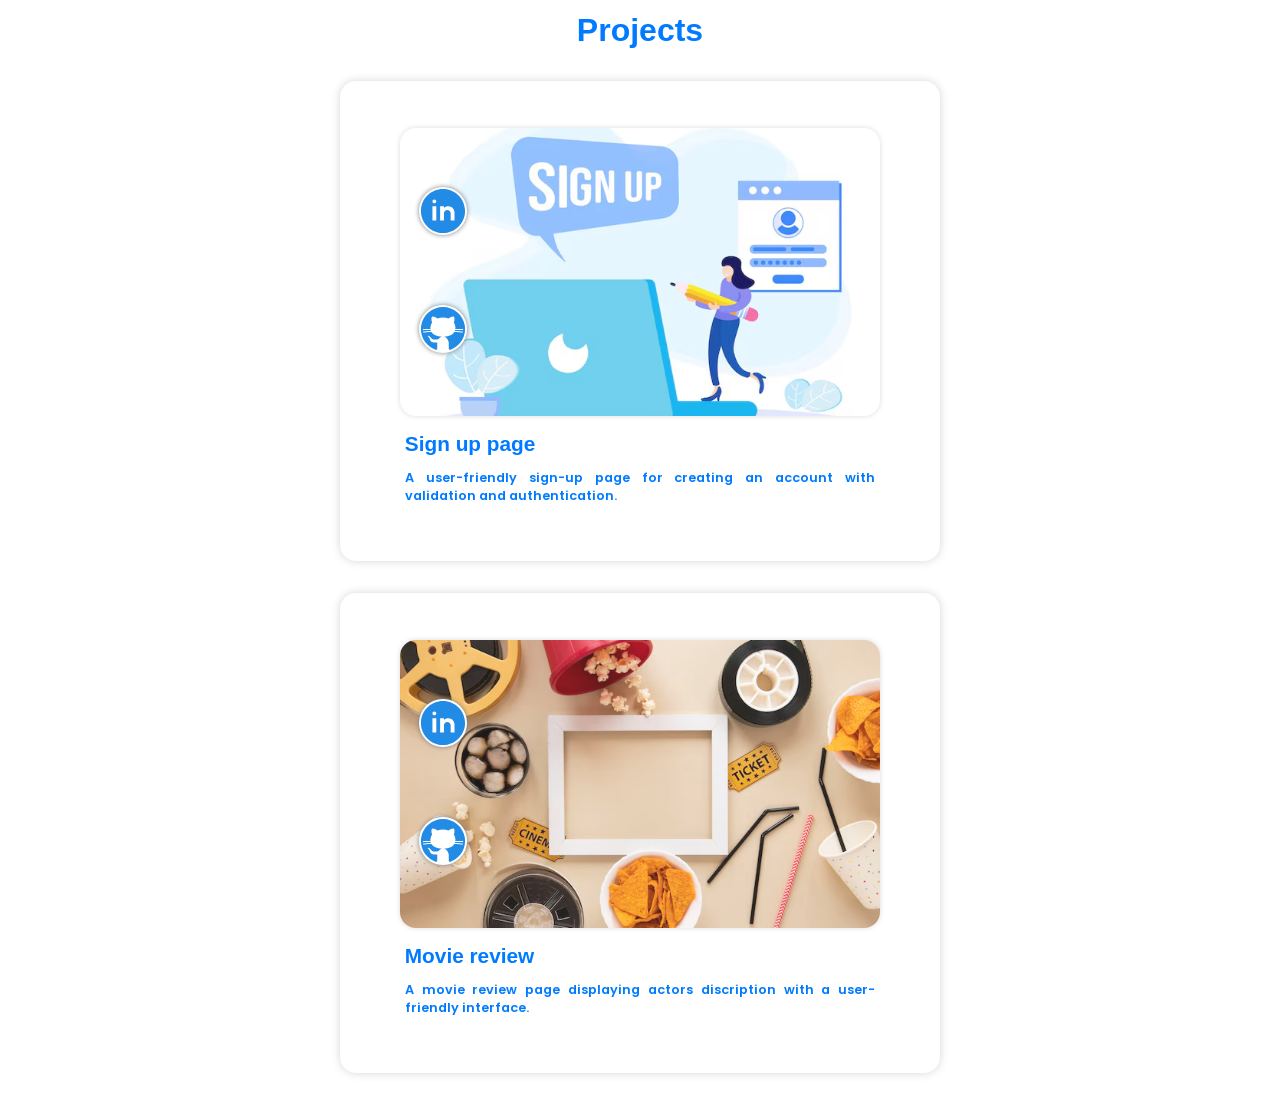
<file: project.html>
<!DOCTYPE html>
<html lang="en">
<head>
      <meta charset="UTF-8">
      <meta name="viewport" content="width=device-width, initial-scale=1.0">
      <title>Projects</title>
      <link rel="stylesheet" href="style.css">
      <style>
      body{
            width: 100%;
            display: flex;
            flex-direction: column;
            align-items: center;
            justify-content:space-evenly;
      }
     
      
      h1{
            margin-top: -3rem;
            margin-bottom: 2rem;
            color: #007BFF;
      }
      .project{
            margin-bottom: 2rem;
            height:30rem;
      } 
       .project-img{
            height: 18rem;
            object-fit: cover;
       }
       .github{
          width: 3rem;
          height: 3rem;
          top:60%;
       }
       .project-dis{
            height: 3rem;
       }
       .linkedin{
            width: 3rem;
            height: 3rem;
            top: 20%;
       }
       @media(max-width:500px) {
       .project{
            margin-bottom:2rem; 
             height:19rem ;   
       } 
       .project-img{
            height: 9rem;
            object-fit: cover;
       }   
       .github{
          width: 2.5rem;
          height: 2.5rem;
          top:50%;
       } 
       .linkedin{
            width:2.5rem;
            height:2.5rem;
            top: 10%;
       }
      }
      </style>
</head>
<body>
      <h1>Projects</h1>
      <div class="project">
            <div  class="imgContainer">
             <svg onclick="opengithub('loginAuth')" class="github" xmlns="http://www.w3.org/2000/svg" x="0px" y="0px" width="100" height="100" viewBox="0 0 50 50"
             style="fill:#228BE6;">
                 <path d="M17.791,46.836C18.502,46.53,19,45.823,19,45v-5.4c0-0.197,0.016-0.402,0.041-0.61C19.027,38.994,19.014,38.997,19,39 c0,0-3,0-3.6,0c-1.5,0-2.8-0.6-3.4-1.8c-0.7-1.3-1-3.5-2.8-4.7C8.9,32.3,9.1,32,9.7,32c0.6,0.1,1.9,0.9,2.7,2c0.9,1.1,1.8,2,3.4,2 c2.487,0,3.82-0.125,4.622-0.555C21.356,34.056,22.649,33,24,33v-0.025c-5.668-0.182-9.289-2.066-10.975-4.975 c-3.665,0.042-6.856,0.405-8.677,0.707c-0.058-0.327-0.108-0.656-0.151-0.987c1.797-0.296,4.843-0.647,8.345-0.714 c-0.112-0.276-0.209-0.559-0.291-0.849c-3.511-0.178-6.541-0.039-8.187,0.097c-0.02-0.332-0.047-0.663-0.051-0.999 c1.649-0.135,4.597-0.27,8.018-0.111c-0.079-0.5-0.13-1.011-0.13-1.543c0-1.7,0.6-3.5,1.7-5c-0.5-1.7-1.2-5.3,0.2-6.6 c2.7,0,4.6,1.3,5.5,2.1C21,13.4,22.9,13,25,13s4,0.4,5.6,1.1c0.9-0.8,2.8-2.1,5.5-2.1c1.5,1.4,0.7,5,0.2,6.6c1.1,1.5,1.7,3.2,1.6,5 c0,0.484-0.045,0.951-0.11,1.409c3.499-0.172,6.527-0.034,8.204,0.102c-0.002,0.337-0.033,0.666-0.051,0.999 c-1.671-0.138-4.775-0.28-8.359-0.089c-0.089,0.336-0.197,0.663-0.325,0.98c3.546,0.046,6.665,0.389,8.548,0.689 c-0.043,0.332-0.093,0.661-0.151,0.987c-1.912-0.306-5.171-0.664-8.879-0.682C35.112,30.873,31.557,32.75,26,32.969V33 c2.6,0,5,3.9,5,6.6V45c0,0.823,0.498,1.53,1.209,1.836C41.37,43.804,48,35.164,48,25C48,12.318,37.683,2,25,2S2,12.318,2,25 C2,35.164,8.63,43.804,17.791,46.836z"></path>
             </svg>
             <svg onclick="openlinkedin('senthil-nathan-r-467980334_webdevelopment-reactjs-nodejs-activity-7304547392094154752-DqRz?utm_source=share&utm_medium=member_desktop&rcm=ACoAAFQmNo8B3EZs_lIYHSfMrOlKzP_CWU35JzE')" class="linkedin" xmlns="http://www.w3.org/2000/svg" x="0px" y="0px" width="100" height="100" viewBox="0,0,256,256"
style="fill:#228BE6;">
<g fill="#228be6" fill-rule="nonzero" stroke="none" stroke-width="1" stroke-linecap="butt" stroke-linejoin="miter" stroke-miterlimit="10" stroke-dasharray="" stroke-dashoffset="0" font-family="none" font-weight="none" font-size="none" text-anchor="none" style="mix-blend-mode: normal"><g transform="scale(5.12,5.12)"><path d="M25,2c-12.682,0 -23,10.317 -23,23c0,12.683 10.318,23 23,23c12.682,0 23,-10.317 23,-23c0,-12.683 -10.318,-23 -23,-23zM18,35h-4v-15h4zM16,17c-1.105,0 -2,-0.895 -2,-2c0,-1.105 0.895,-2 2,-2c1.105,0 2,0.895 2,2c0,1.105 -0.895,2 -2,2zM37,35h-4v-5v-2.5c0,-1.925 -1.575,-3.5 -3.5,-3.5c-1.925,0 -3.5,1.575 -3.5,3.5v7.5h-4v-15h4v1.816c1.168,-1.122 2.752,-1.816 4.5,-1.816c3.59,0 6.5,2.91 6.5,6.5z"></path></g></g>
</svg>
             <img class="project-img" src="login.avif">
            </div> 
           <h3 class="project-title">Sign up page</h3>
           <p class="project-dis">A user-friendly sign-up page for creating an account with validation and authentication.</p>
         </div>
         <div class="project">
           
          <div class="imgContainer">
             <svg onclick="opengithub('movie2020')" class="github" xmlns="http://www.w3.org/2000/svg" x="0px" y="0px" width="100" height="100" viewBox="0 0 50 50"
             style="fill:#228BE6;">
                 <path d="M17.791,46.836C18.502,46.53,19,45.823,19,45v-5.4c0-0.197,0.016-0.402,0.041-0.61C19.027,38.994,19.014,38.997,19,39 c0,0-3,0-3.6,0c-1.5,0-2.8-0.6-3.4-1.8c-0.7-1.3-1-3.5-2.8-4.7C8.9,32.3,9.1,32,9.7,32c0.6,0.1,1.9,0.9,2.7,2c0.9,1.1,1.8,2,3.4,2 c2.487,0,3.82-0.125,4.622-0.555C21.356,34.056,22.649,33,24,33v-0.025c-5.668-0.182-9.289-2.066-10.975-4.975 c-3.665,0.042-6.856,0.405-8.677,0.707c-0.058-0.327-0.108-0.656-0.151-0.987c1.797-0.296,4.843-0.647,8.345-0.714 c-0.112-0.276-0.209-0.559-0.291-0.849c-3.511-0.178-6.541-0.039-8.187,0.097c-0.02-0.332-0.047-0.663-0.051-0.999 c1.649-0.135,4.597-0.27,8.018-0.111c-0.079-0.5-0.13-1.011-0.13-1.543c0-1.7,0.6-3.5,1.7-5c-0.5-1.7-1.2-5.3,0.2-6.6 c2.7,0,4.6,1.3,5.5,2.1C21,13.4,22.9,13,25,13s4,0.4,5.6,1.1c0.9-0.8,2.8-2.1,5.5-2.1c1.5,1.4,0.7,5,0.2,6.6c1.1,1.5,1.7,3.2,1.6,5 c0,0.484-0.045,0.951-0.11,1.409c3.499-0.172,6.527-0.034,8.204,0.102c-0.002,0.337-0.033,0.666-0.051,0.999 c-1.671-0.138-4.775-0.28-8.359-0.089c-0.089,0.336-0.197,0.663-0.325,0.98c3.546,0.046,6.665,0.389,8.548,0.689 c-0.043,0.332-0.093,0.661-0.151,0.987c-1.912-0.306-5.171-0.664-8.879-0.682C35.112,30.873,31.557,32.75,26,32.969V33 c2.6,0,5,3.9,5,6.6V45c0,0.823,0.498,1.53,1.209,1.836C41.37,43.804,48,35.164,48,25C48,12.318,37.683,2,25,2S2,12.318,2,25 C2,35.164,8.63,43.804,17.791,46.836z"></path>
             </svg>
             <svg onclick="openlinkedin('senthil-nathan-r-467980334_introducing-movie2020-a-mern-stack-movie-activity-7307034070037745664-pROb?utm_source=share&utm_medium=member_desktop&rcm=ACoAAFQmNo8B3EZs_lIYHSfMrOlKzP_CWU35JzE')" class="linkedin" xmlns="http://www.w3.org/2000/svg" x="0px" y="0px" width="100" height="100" viewBox="0,0,256,256"
             style="fill:#228BE6;">
             <g fill="#228be6" fill-rule="nonzero" stroke="none" stroke-width="1" stroke-linecap="butt" stroke-linejoin="miter" stroke-miterlimit="10" stroke-dasharray="" stroke-dashoffset="0" font-family="none" font-weight="none" font-size="none" text-anchor="none" style="mix-blend-mode: normal"><g transform="scale(5.12,5.12)"><path d="M25,2c-12.682,0 -23,10.317 -23,23c0,12.683 10.318,23 23,23c12.682,0 23,-10.317 23,-23c0,-12.683 -10.318,-23 -23,-23zM18,35h-4v-15h4zM16,17c-1.105,0 -2,-0.895 -2,-2c0,-1.105 0.895,-2 2,-2c1.105,0 2,0.895 2,2c0,1.105 -0.895,2 -2,2zM37,35h-4v-5v-2.5c0,-1.925 -1.575,-3.5 -3.5,-3.5c-1.925,0 -3.5,1.575 -3.5,3.5v7.5h-4v-15h4v1.816c1.168,-1.122 2.752,-1.816 4.5,-1.816c3.59,0 6.5,2.91 6.5,6.5z"></path></g></g>
              </svg> 
           <img class="project-img" src="movie.avif">
           </div> 
           <h3 class="project-title">Movie review</h3>
           <p class="project-dis">A movie review page displaying actors discription with a user-friendly interface.</p>
         </div>

         <script>
            function openlinkedin(link){
             window.location.href=`https://www.linkedin.com/posts/${link}`

         }
         function opengithub(link){
             window.location.href=`https://github.com/senthilnathan-2004/${link}`
             }
         </script>
</body>
</html>
</file>
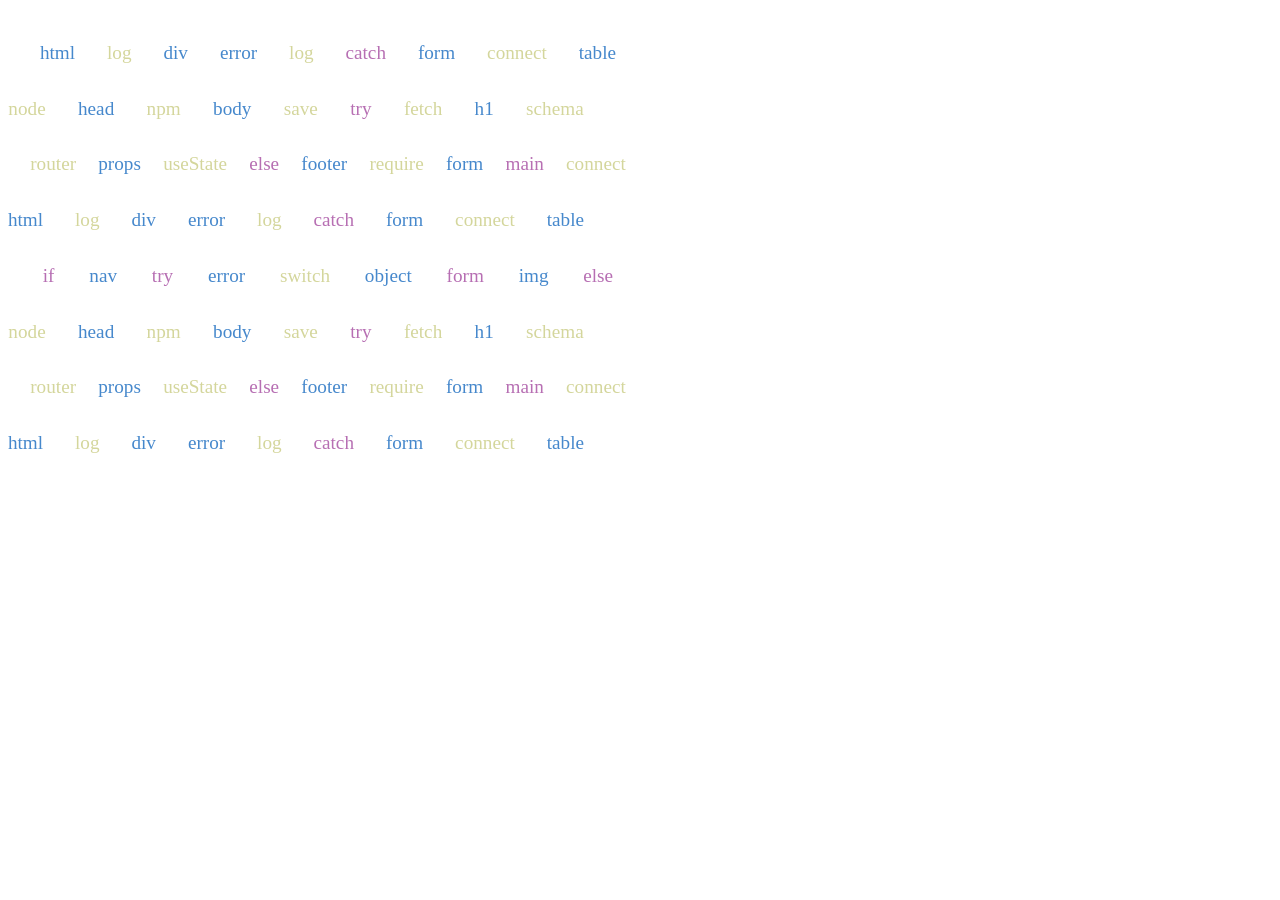
<file: sample.html>
<!DOCTYPE html>
<html lang="en">
<head>
    <meta charset="UTF-8">
    <meta name="viewport" content="width=device-width, initial-scale=1.0">
    <title>Document</title>
    <style>
        .project-bg{
            width: 40rem;
            height: 30rem;
            display: flex;
            flex-direction: column;
            justify-content: space-evenly;

        }
        .project-bg-line{
            display: flex;
            justify-content: space-evenly;
            align-items: center;
        }
        .project-bg-line span{
            font-size: 1.2rem;
            font-weight: 510;
        }
        .pink{
            color:rgb(183,111,179);
        }
        .blue{
            color:rgb(70,136,204);
        }
        .yellow{
            color:rgb(212,214,156);
        }
        .project-bg-line:nth-child(2){
            position: relative;
            left: -2rem;
        }
        .project-bg-line:nth-child(4){
            position: relative;
            left:-2rem;
        }
        .project-bg-line:nth-child(6){
            position: relative;
            left:-2rem;
        }
        .project-bg-line:nth-child(8){
            position: relative;
            left:-2rem;
        }
    </style>
</head>
<body>
    <div class="project-bg">
        <div class="project-bg-line">
            <span class="blue">html</span>
            <span class="yellow">log</span>
            <span class="blue">div</span>
            <span class="blue">error</span>
            <span class="yellow">log</span>
            <span class="pink">catch</span>
            <span class="blue">form</span>
            <span class="yellow">connect</span>
            <span class=blue>table</span>
        </div>
        <div class="project-bg-line">
            <span class="yellow">node</span>
            <span class="blue">head</span>
            <span class="yellow">npm</span>
            <span class="blue">body</span>
            <span class="yellow">save</span>
            <span class="pink">try</span>
            <span class="yellow">fetch</span>
            <span class="blue">h1</span>
            <span class="yellow">schema</span>
        </div>
        <div class="project-bg-line">
            <span class="yellow">router</span>
            <span class="blue">props</span>
            <span class="yellow">useState</span>
            <span class="pink">else</span>
            <span class="blue">footer</span>
            <span class="yellow">require</span>
            <span class="blue">form</span>
            <span class="pink">main</span>
            <span class="yellow">connect</span>
        </div>
        <div class="project-bg-line">
            <span class="blue">html</span>
            <span class="yellow">log</span>
            <span class="blue">div</span>
            <span class="blue">error</span>
            <span class="yellow">log</span>
            <span class="pink">catch</span>
            <span class="blue">form</span>
            <span class="yellow">connect</span>
            <span class=blue>table</span>
        </div>
        <div class="project-bg-line">
            <span class="pink">if</span>
            <span class="blue">nav</span>
            <span class="pink">try</span>
            <span class="blue">error</span>
            <span class="yellow">switch</span>
            <span class="blue">object</span>
            <span class="pink">form</span>
            <span class="blue">img</span>
            <span class="pink">else</span>
        </div>
        <div class="project-bg-line">
            <span class="yellow">node</span>
            <span class="blue">head</span>
            <span class="yellow">npm</span>
            <span class="blue">body</span>
            <span class="yellow">save</span>
            <span class="pink">try</span>
            <span class="yellow">fetch</span>
            <span class="blue">h1</span>
            <span class="yellow">schema</span>
        </div>
        <div class="project-bg-line">
            <span class="yellow">router</span>
            <span class="blue">props</span>
            <span class="yellow">useState</span>
            <span class="pink">else</span>
            <span class="blue">footer</span>
            <span class="yellow">require</span>
            <span class="blue">form</span>
            <span class="pink">main</span>
            <span class="yellow">connect</span>
        </div>
        <div class="project-bg-line">
            <span class="blue">html</span>
            <span class="yellow">log</span>
            <span class="blue">div</span>
            <span class="blue">error</span>
            <span class="yellow">log</span>
            <span class="pink">catch</span>
            <span class="blue">form</span>
            <span class="yellow">connect</span>
            <span class=blue>table</span>
        </div>
    </div>
</body>
</html>
</file>
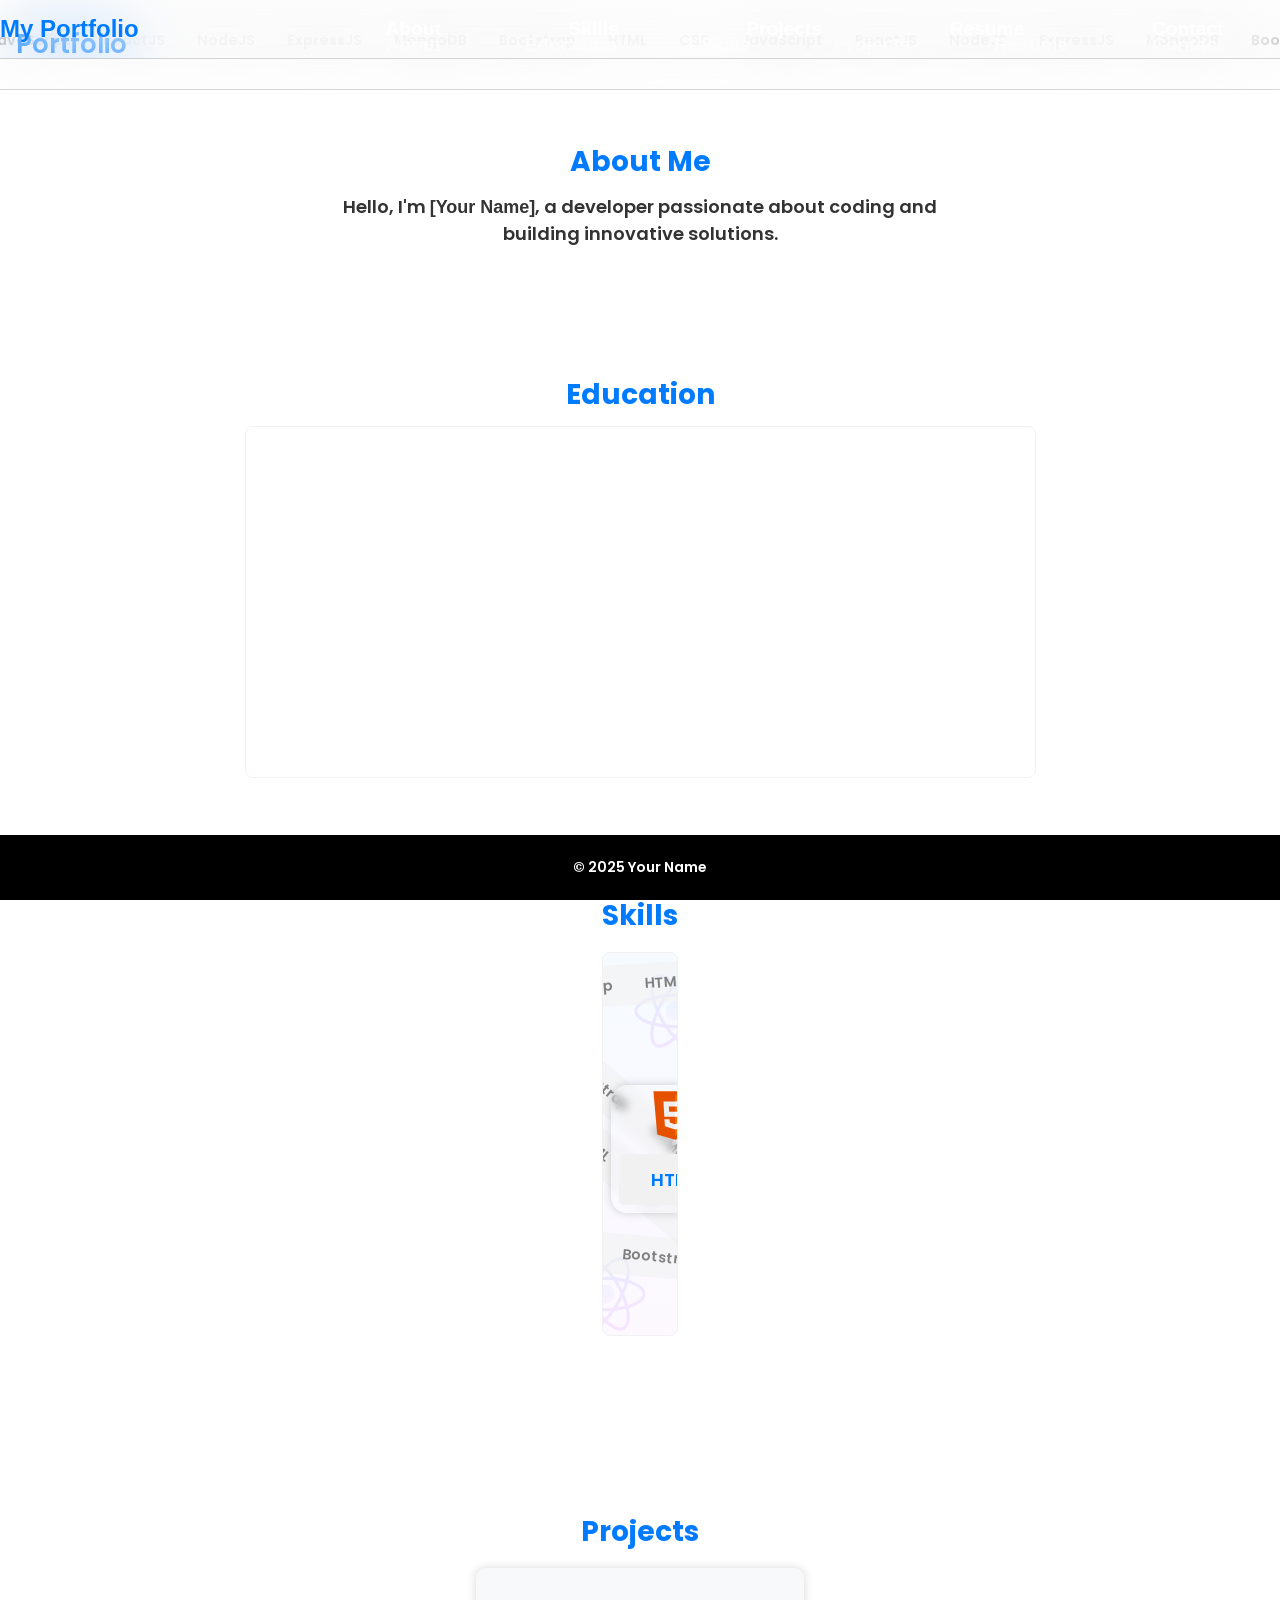
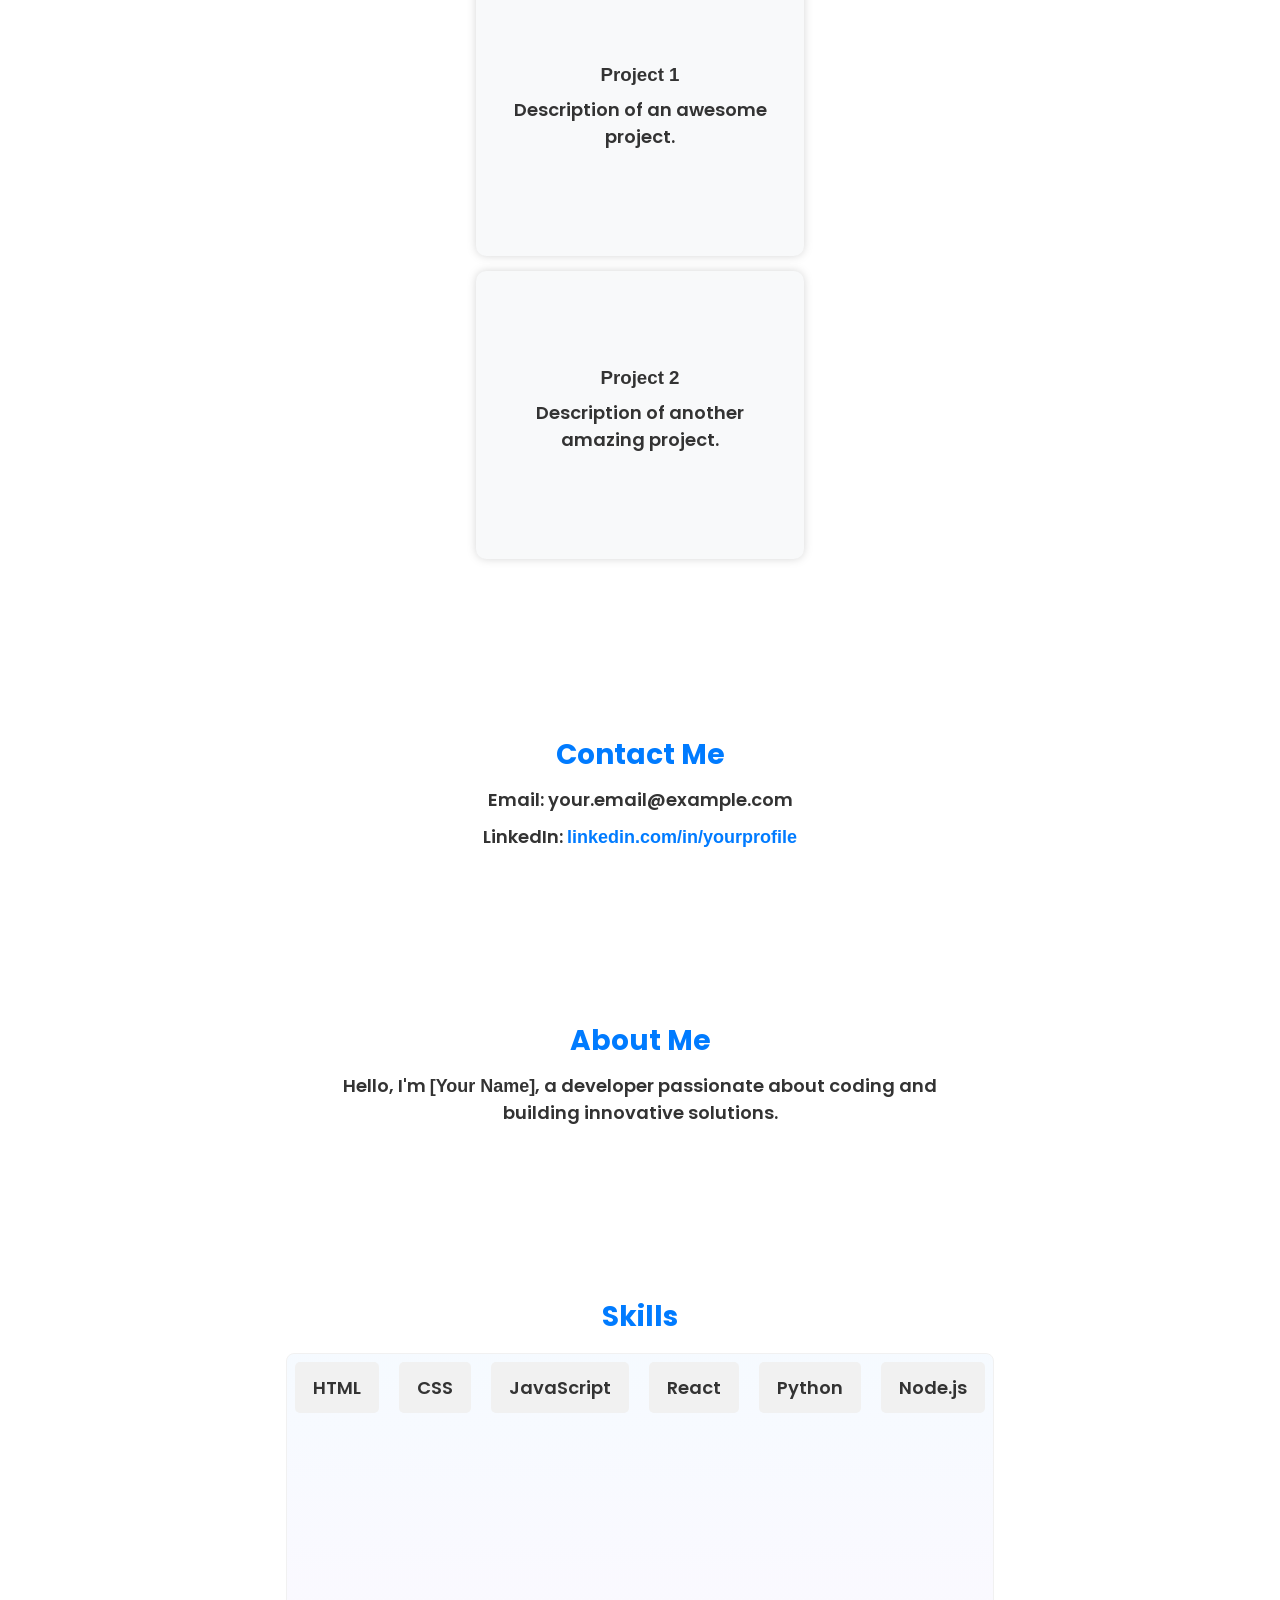
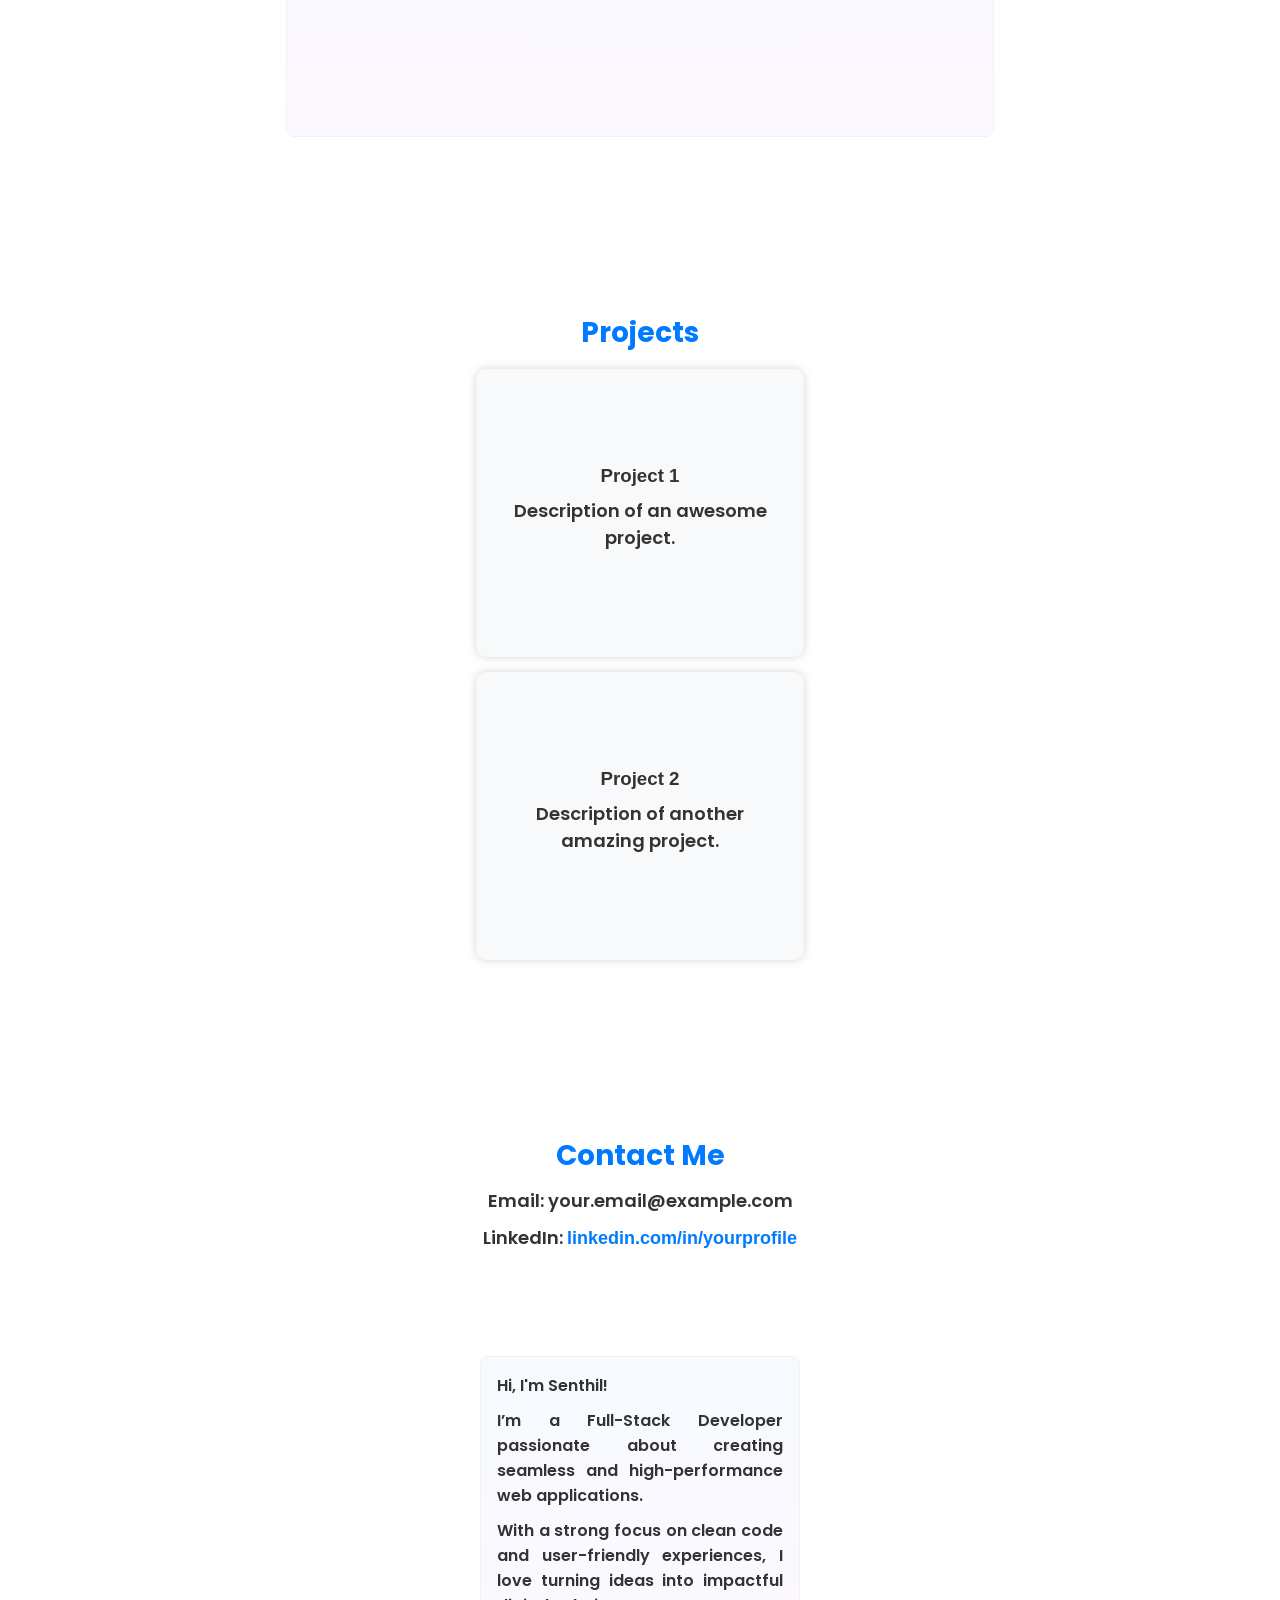
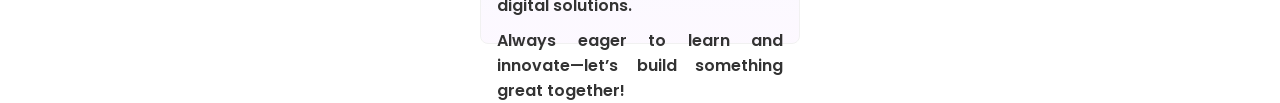
<file: scroll.html>
<!DOCTYPE html>
<html lang="en">
<head>
    <meta charset="UTF-8">
    <meta name="viewport" content="width=device-width, initial-scale=1.0">
    <title>Scrolling Animation</title>
    <style>
        .scroll-container {
            display: flex;
            overflow: hidden;
            white-space: nowrap;
            width: 100%;
            padding: 10px 0;
        }

        .scroll-wrapper {
            display: flex;
            animation: scroll-animation 10s linear infinite;
            min-width: max-content;
        }

        .item {
            padding: 0 1rem;
        }

        @keyframes scroll-animation {
            from {
                transform: translateX(0);
            }
            to {
                transform: translateX(-50%);
            }
        }
    </style>
</head>
<body>
    <div class="scroll-container">
        <div class="scroll-wrapper">
            <div class="item">HTML</div>
            <div class="item">CSS</div>
            <div class="item">JavaScript</div>
            <div class="item">ReactJS</div>
            <div class="item">NodeJS</div>
            <div class="item">ExpressJS</div>
            <div class="item">MongoDB</div>
            <div class="item">Bootstrap</div>
            
            <!-- Duplicate for seamless loop -->
            <div class="item">HTML</div>
            <div class="item">CSS</div>
            <div class="item">JavaScript</div>
            <div class="item">ReactJS</div>
            <div class="item">NodeJS</div>
            <div class="item">ExpressJS</div>
            <div class="item">MongoDB</div>
            <div class="item">Bootstrap</div>
        </div>
    </div>
</body>
</html>






<!DOCTYPE html>
<html lang="en">
<head>
    <meta charset="UTF-8">
    <meta name="viewport" content="width=device-width, initial-scale=1.0">
    <title>My Portfolio</title>
    <link rel="stylesheet" href="style.css">
</head>
<body>

    <header>
        <h1><p> Portfolio</p></h1>
        <nav id="nav">
            <ul>
                <li><a href="#about">About</a></li>
                <li><a href="#edu">Education</a></li>
                <li><a href="#skills">Skills</a></li>
                <li><a href="#projects">Projects</a></li>
                <li><a href="resume.pdf" target="_blank">Resume</a></li>
                <li><a href="#contact">Contact</a></li>
            </ul>
        </nav>
        <svg id="headerSvg" xmlns="http://www.w3.org/2000/svg" x="0px" y="0px"  viewBox="0 0 50 50">
        <path d="M 0 9 L 0 11 L 50 11 L 50 9 Z M 0 24 L 0 26 L 50 26 L 50 24 Z M 0 39 L 0 41 L 50 41 L 50 39 Z"></path>
        </svg>
    </header>

    <section id="about">
        <h2>About Me</h2>
        <p>Hello, I'm <b>[Your Name]</b>, a developer passionate about coding and building innovative solutions.</p>
    </section>
    <section id="edu">
        <h2>Education</h2>
        <div class="education-container">
             
        </div>
    </section>
    <section id="skills">
        <h2>Skills</h2>
        <div class="skills-container">
            <div class="scroll-container con1 ">
                <div class="scroll-wrapper">
                    <div class="item">HTML</div>
                    <div class="item">CSS</div>
                    <div class="item">JavaScript</div>
                    <div class="item">ReactJS</div>
                    <div class="item">NodeJS</div>
                    <div class="item">ExpressJS</div>
                    <div class="item">MongoDB</div>
                    <div class="item">Bootstrap</div>
                    
                    <!-- Duplicate for seamless loop -->
                    <div class="item">HTML</div>
                    <div class="item">CSS</div>
                    <div class="item">JavaScript</div>
                    <div class="item">ReactJS</div>
                    <div class="item">NodeJS</div>
                    <div class="item">ExpressJS</div>
                    <div class="item">MongoDB</div>
                    <div class="item">Bootstrap</div>
                </div>
                <div class="scroll-wrapper">
                    <div class="item">HTML</div>
                    <div class="item">CSS</div>
                    <div class="item">JavaScript</div>
                    <div class="item">ReactJS</div>
                    <div class="item">NodeJS</div>
                    <div class="item">ExpressJS</div>
                    <div class="item">MongoDB</div>
                    <div class="item">Bootstrap</div>
                    
                    <!-- Duplicate for seamless loop -->
                    <div class="item">HTML</div>
                    <div class="item">CSS</div>
                    <div class="item">JavaScript</div>
                    <div class="item">ReactJS</div>
                    <div class="item">NodeJS</div>
                    <div class="item">ExpressJS</div>
                    <div class="item">MongoDB</div>
                    <div class="item">Bootstrap</div>
                </div>
            </div>
            <div class="scroll-container con2">
                <div class="scroll-wrapper">
                    <div class="item">HTML</div>
                    <div class="item">CSS</div>
                    <div class="item">JavaScript</div>
                    <div class="item">ReactJS</div>
                    <div class="item">NodeJS</div>
                    <div class="item">ExpressJS</div>
                    <div class="item">MongoDB</div>
                    <div class="item">Bootstrap</div>
                    
                    <!-- Duplicate for seamless loop -->
                    <div class="item">HTML</div>
                    <div class="item">CSS</div>
                    <div class="item">JavaScript</div>
                    <div class="item">ReactJS</div>
                    <div class="item">NodeJS</div>
                    <div class="item">ExpressJS</div>
                    <div class="item">MongoDB</div>
                    <div class="item">Bootstrap</div>
                </div>
                <div class="scroll-wrapper">
                    <div class="item">HTML</div>
                    <div class="item">CSS</div>
                    <div class="item">JavaScript</div>
                    <div class="item">ReactJS</div>
                    <div class="item">NodeJS</div>
                    <div class="item">ExpressJS</div>
                    <div class="item">MongoDB</div>
                    <div class="item">Bootstrap</div>
                    
                    <!-- Duplicate for seamless loop -->
                    <div class="item">HTML</div>
                    <div class="item">CSS</div>
                    <div class="item">JavaScript</div>
                    <div class="item">ReactJS</div>
                    <div class="item">NodeJS</div>
                    <div class="item">ExpressJS</div>
                    <div class="item">MongoDB</div>
                    <div class="item">Bootstrap</div>
                </div>
            </div>
            <div class="scroll-container con3">
                <div class="scroll-wrapper">
                    <div class="item">HTML</div>
                    <div class="item">CSS</div>
                    <div class="item">JavaScript</div>
                    <div class="item">ReactJS</div>
                    <div class="item">NodeJS</div>
                    <div class="item">ExpressJS</div>
                    <div class="item">MongoDB</div>
                    <div class="item">Bootstrap</div>
                    
                    <!-- Duplicate for seamless loop -->
                    <div class="item">HTML</div>
                    <div class="item">CSS</div>
                    <div class="item">JavaScript</div>
                    <div class="item">ReactJS</div>
                    <div class="item">NodeJS</div>
                    <div class="item">ExpressJS</div>
                    <div class="item">MongoDB</div>
                    <div class="item">Bootstrap</div>
                </div>
                <div class="scroll-wrapper">
                    <div class="item">HTML</div>
                    <div class="item">CSS</div>
                    <div class="item">JavaScript</div>
                    <div class="item">ReactJS</div>
                    <div class="item">NodeJS</div>
                    <div class="item">ExpressJS</div>
                    <div class="item">MongoDB</div>
                    <div class="item">Bootstrap</div>
                    
                    <!-- Duplicate for seamless loop -->
                    <div class="item">HTML</div>
                    <div class="item">CSS</div>
                    <div class="item">JavaScript</div>
                    <div class="item">ReactJS</div>
                    <div class="item">NodeJS</div>
                    <div class="item">ExpressJS</div>
                    <div class="item">MongoDB</div>
                    <div class="item">Bootstrap</div>
                </div>
            </div>
            <div class="scroll-container con4">
                <div class="scroll-wrapper">
                    <div class="item">HTML</div>
                    <div class="item">CSS</div>
                    <div class="item">JavaScript</div>
                    <div class="item">ReactJS</div>
                    <div class="item">NodeJS</div>
                    <div class="item">ExpressJS</div>
                    <div class="item">MongoDB</div>
                    <div class="item">Bootstrap</div>
                    
                    <!-- Duplicate for seamless loop -->
                    <div class="item">HTML</div>
                    <div class="item">CSS</div>
                    <div class="item">JavaScript</div>
                    <div class="item">ReactJS</div>
                    <div class="item">NodeJS</div>
                    <div class="item">ExpressJS</div>
                    <div class="item">MongoDB</div>
                    <div class="item">Bootstrap</div>
                </div>
                <div class="scroll-wrapper">
                    <div class="item">HTML</div>
                    <div class="item">CSS</div>
                    <div class="item">JavaScript</div>
                    <div class="item">ReactJS</div>
                    <div class="item">NodeJS</div>
                    <div class="item">ExpressJS</div>
                    <div class="item">MongoDB</div>
                    <div class="item">Bootstrap</div>
                    
                    <!-- Duplicate for seamless loop -->
                    <div class="item">HTML</div>
                    <div class="item">CSS</div>
                    <div class="item">JavaScript</div>
                    <div class="item">ReactJS</div>
                    <div class="item">NodeJS</div>
                    <div class="item">ExpressJS</div>
                    <div class="item">MongoDB</div>
                    <div class="item">Bootstrap</div>
                </div>
            </div>
           
            <div class="scroll-container  con5">
                <div class="scroll-wrapper">
                    <div class="items">
                        <svg class="skill-logo" xmlns="http://www.w3.org/2000/svg" x="0px" y="0px" width="100" height="100" viewBox="0 0 48 48">
                            <path fill="#E65100" d="M41,5H7l3,34l14,4l14-4L41,5L41,5z"></path><path fill="#FF6D00" d="M24 8L24 39.9 35.2 36.7 37.7 8z"></path><path fill="#FFF" d="M24,25v-4h8.6l-0.7,11.5L24,35.1v-4.2l4.1-1.4l0.3-4.5H24z M32.9,17l0.3-4H24v4H32.9z"></path><path fill="#EEE" d="M24,30.9v4.2l-7.9-2.6L15.7,27h4l0.2,2.5L24,30.9z M19.1,17H24v-4h-9.1l0.7,12H24v-4h-4.6L19.1,17z"></path>
                            </svg>
                    <span>HTML</span>
                    </div>
                    <div class="items">
                        <svg class="skill-logo" xmlns="http://www.w3.org/2000/svg" x="0px" y="0px" width="100" height="100" viewBox="0 0 48 48">
                            <path fill="#0277BD" d="M41,5H7l3,34l14,4l14-4L41,5L41,5z"></path><path fill="#039BE5" d="M24 8L24 39.9 35.2 36.7 37.7 8z"></path><path fill="#FFF" d="M33.1 13L24 13 24 17 28.9 17 28.6 21 24 21 24 25 28.4 25 28.1 29.5 24 30.9 24 35.1 31.9 32.5 32.6 21 32.6 21z"></path><path fill="#EEE" d="M24,13v4h-8.9l-0.3-4H24z M19.4,21l0.2,4H24v-4H19.4z M19.8,27h-4l0.3,5.5l7.9,2.6v-4.2l-4.1-1.4L19.8,27z"></path>
                            </svg>
                            <span>CSS</span></div>
                    <div class="items">
                        <svg class="skill-logo" xmlns="http://www.w3.org/2000/svg" x="0px" y="0px" width="100" height="100" viewBox="0 0 48 48">
                            <path fill="#ffd600" d="M6,42V6h36v36H6z"></path><path fill="#000001" d="M29.538 32.947c.692 1.124 1.444 2.201 3.037 2.201 1.338 0 2.04-.665 2.04-1.585 0-1.101-.726-1.492-2.198-2.133l-.807-.344c-2.329-.988-3.878-2.226-3.878-4.841 0-2.41 1.845-4.244 4.728-4.244 2.053 0 3.528.711 4.592 2.573l-2.514 1.607c-.553-.988-1.151-1.377-2.078-1.377-.946 0-1.545.597-1.545 1.377 0 .964.6 1.354 1.985 1.951l.807.344C36.452 29.645 38 30.839 38 33.523 38 36.415 35.716 38 32.65 38c-2.999 0-4.702-1.505-5.65-3.368L29.538 32.947zM17.952 33.029c.506.906 1.275 1.603 2.381 1.603 1.058 0 1.667-.418 1.667-2.043V22h3.333v11.101c0 3.367-1.953 4.899-4.805 4.899-2.577 0-4.437-1.746-5.195-3.368L17.952 33.029z"></path>
                            </svg>   
                             <span>JAVASCRIPT</span></div>
                    <div class="items">
                        <svg class="skill-logo" xmlns="http://www.w3.org/2000/svg" x="0px" y="0px" width="100" height="100" viewBox="0 0 48 48">
                            <path fill="#80deea" d="M24,34C11.1,34,1,29.6,1,24c0-5.6,10.1-10,23-10c12.9,0,23,4.4,23,10C47,29.6,36.9,34,24,34z M24,16	c-12.6,0-21,4.1-21,8c0,3.9,8.4,8,21,8s21-4.1,21-8C45,20.1,36.6,16,24,16z"></path><path fill="#80deea" d="M15.1,44.6c-1,0-1.8-0.2-2.6-0.7C7.6,41.1,8.9,30.2,15.3,19l0,0c3-5.2,6.7-9.6,10.3-12.4c3.9-3,7.4-3.9,9.8-2.5	c2.5,1.4,3.4,4.9,2.8,9.8c-0.6,4.6-2.6,10-5.6,15.2c-3,5.2-6.7,9.6-10.3,12.4C19.7,43.5,17.2,44.6,15.1,44.6z M32.9,5.4	c-1.6,0-3.7,0.9-6,2.7c-3.4,2.7-6.9,6.9-9.8,11.9l0,0c-6.3,10.9-6.9,20.3-3.6,22.2c1.7,1,4.5,0.1,7.6-2.3c3.4-2.7,6.9-6.9,9.8-11.9	c2.9-5,4.8-10.1,5.4-14.4c0.5-4-0.1-6.8-1.8-7.8C34,5.6,33.5,5.4,32.9,5.4z"></path><path fill="#80deea" d="M33,44.6c-5,0-12.2-6.1-17.6-15.6C8.9,17.8,7.6,6.9,12.5,4.1l0,0C17.4,1.3,26.2,7.8,32.7,19	c3,5.2,5,10.6,5.6,15.2c0.7,4.9-0.3,8.3-2.8,9.8C34.7,44.4,33.9,44.6,33,44.6z M13.5,5.8c-3.3,1.9-2.7,11.3,3.6,22.2	c6.3,10.9,14.1,16.1,17.4,14.2c1.7-1,2.3-3.8,1.8-7.8c-0.6-4.3-2.5-9.4-5.4-14.4C24.6,9.1,16.8,3.9,13.5,5.8L13.5,5.8z"></path><circle cx="24" cy="24" r="4" fill="#80deea"></circle>
                            </svg>
                            <span>REACTJS</span></div>
                    <div class="items">
                        <svg class="skill-logo" xmlns="http://www.w3.org/2000/svg" x="0px" y="0px" width="100" height="100" viewBox="0 0 48 48">
                            <path fill="#21a366" d="M24.007,45.419c-0.574,0-1.143-0.15-1.646-0.44l-5.24-3.103c-0.783-0.438-0.401-0.593-0.143-0.682	c1.044-0.365,1.255-0.448,2.369-1.081c0.117-0.067,0.27-0.043,0.39,0.028l4.026,2.389c0.145,0.079,0.352,0.079,0.486,0l15.697-9.061	c0.145-0.083,0.24-0.251,0.24-0.424V14.932c0-0.181-0.094-0.342-0.243-0.432L24.253,5.446c-0.145-0.086-0.338-0.086-0.483,0	L8.082,14.499c-0.152,0.086-0.249,0.255-0.249,0.428v18.114c0,0.173,0.094,0.338,0.244,0.42l4.299,2.483	c2.334,1.167,3.76-0.208,3.76-1.591V16.476c0-0.255,0.2-0.452,0.456-0.452h1.988c0.248,0,0.452,0.196,0.452,0.452v17.886	c0,3.112-1.697,4.9-4.648,4.9c-0.908,0-1.623,0-3.619-0.982l-4.118-2.373C5.629,35.317,5,34.216,5,33.042V14.928	c0-1.179,0.629-2.279,1.646-2.861L22.36,3.002c0.994-0.562,2.314-0.562,3.301,0l15.694,9.069C42.367,12.656,43,13.753,43,14.932	v18.114c0,1.175-0.633,2.271-1.646,2.861L25.66,44.971c-0.503,0.291-1.073,0.44-1.654,0.44"></path><path fill="#21a366" d="M28.856,32.937c-6.868,0-8.308-3.153-8.308-5.797c0-0.251,0.203-0.452,0.455-0.452h2.028	c0.224,0,0.413,0.163,0.448,0.384c0.306,2.066,1.218,3.108,5.371,3.108c3.308,0,4.715-0.747,4.715-2.502	c0-1.01-0.401-1.76-5.54-2.263c-4.299-0.424-6.955-1.371-6.955-4.809c0-3.167,2.672-5.053,7.147-5.053	c5.026,0,7.517,1.745,7.831,5.493c0.012,0.13-0.035,0.255-0.122,0.35c-0.086,0.09-0.208,0.145-0.334,0.145h-2.039	c-0.212,0-0.397-0.149-0.44-0.354c-0.491-2.173-1.678-2.868-4.904-2.868c-3.611,0-4.031,1.257-4.031,2.2	c0,1.143,0.495,1.477,5.367,2.122c4.825,0.64,7.116,1.544,7.116,4.935c0,3.418-2.853,5.379-7.827,5.379"></path>
                            </svg>
                            <span>NODEJS</span></div>
                    <div class="items">
                        <svg class="skill-logo"  xmlns="http://www.w3.org/2000/svg" x="0px" y="0px" width="100" height="100" viewBox="0 0 48 48">
                            <path fill="#212121" d="M23.697,37.56h1.18c0.84,0,1.631-0.392,2.139-1.061l7.485-9.847l7.485,9.847	c0.508,0.668,1.299,1.061,2.139,1.061h1.18L35.756,25l9.121-12h-1.18c-0.84,0-1.631,0.392-2.139,1.061L34.5,23.347l-7.059-9.287	C26.933,13.392,26.142,13,25.302,13h-1.18l9.121,12L23.697,37.56z"></path><path fill="#212121" d="M24,26v-3c0-6.675-5.945-11.961-12.829-10.852C5.812,13.011,2,17.857,2,23.284L2,24v2v0.142	c0,6.553,4.777,11.786,10.868,11.858c5.092,0.06,9.389-3.344,10.707-7.999h-1.028c-0.62,0-1.182,0.355-1.451,0.913	c-1.739,3.595-5.789,5.862-10.228,4.842C6.776,34.815,4,30.981,4,26.783V26H24z M4,23.71c0-4.708,2.804-8.557,6.924-9.478	C16.798,12.92,22,17.352,22,23v1H4V23.71z"></path>
                            </svg>
                            <span>EXPRESS</span></div>
                    <div class="items">
                        <svg class="skill-logo" xmlns="http://www.w3.org/2000/svg" x="0px" y="0px" width="100" height="100" viewBox="0 0 48 48">
                            <path fill="#5d4037" d="M42,17.3C42,37.8,24,44,24,44S6,37.8,6,17.3c0-2.5,0.2-4.6,0.4-6.3c0.3-2.5,2-4.5,4.4-5.1 C13.9,5,18.8,4,24,4s10.1,1,13.3,1.9c2.4,0.6,4.1,2.7,4.4,5.1C41.8,12.7,42,14.9,42,17.3z"></path><path fill="#4caf50" d="M24,7c4.9,0,9.5,1,12.5,1.8c1.2,0.3,2,1.3,2.2,2.6c0.2,1.9,0.3,3.9,0.3,5.9c0,15.6-11.5,21.9-15,23.4 c-3.5-1.6-15-7.9-15-23.4c0-2,0.1-4,0.3-5.9c0.1-1.3,1-2.3,2.2-2.6C14.5,8,19.1,7,24,7 M24,4c-5.2,0-10.1,1-13.3,1.9 C8.4,6.5,6.6,8.6,6.4,11C6.2,12.7,6,14.9,6,17.3C6,37.8,24,44,24,44s18-6.2,18-26.7c0-2.5-0.2-4.6-0.4-6.3c-0.3-2.5-2-4.5-4.4-5.1 C34.1,5,29.2,4,24,4L24,4z"></path><path fill="#dcedc8" d="M23 28H25V36H23z"></path><path fill="#4caf50" d="M24,10c0,0-6,5-6,13c0,5.2,3.3,8.5,5,10l1-3l1,3c1.7-1.5,5-4.8,5-10C30,15,24,10,24,10z"></path><path fill="#81c784" d="M24,10c0,0-6,5-6,13c0,5.2,3.3,8.5,5,10l1-3V10z"></path>
                            </svg>
                            <span>MONGODB</span></div>
                </div>
                <div class="scroll-wrapper">
                    <div class="items">
                        <svg class="skill-logo" xmlns="http://www.w3.org/2000/svg" x="0px" y="0px" width="100" height="100" viewBox="0 0 48 48">
                            <path fill="#E65100" d="M41,5H7l3,34l14,4l14-4L41,5L41,5z"></path><path fill="#FF6D00" d="M24 8L24 39.9 35.2 36.7 37.7 8z"></path><path fill="#FFF" d="M24,25v-4h8.6l-0.7,11.5L24,35.1v-4.2l4.1-1.4l0.3-4.5H24z M32.9,17l0.3-4H24v4H32.9z"></path><path fill="#EEE" d="M24,30.9v4.2l-7.9-2.6L15.7,27h4l0.2,2.5L24,30.9z M19.1,17H24v-4h-9.1l0.7,12H24v-4h-4.6L19.1,17z"></path>
                            </svg>
                    <span>HTML</span>
                    </div>
                    <div class="items">
                        <svg class="skill-logo" xmlns="http://www.w3.org/2000/svg" x="0px" y="0px" width="100" height="100" viewBox="0 0 48 48">
                            <path fill="#0277BD" d="M41,5H7l3,34l14,4l14-4L41,5L41,5z"></path><path fill="#039BE5" d="M24 8L24 39.9 35.2 36.7 37.7 8z"></path><path fill="#FFF" d="M33.1 13L24 13 24 17 28.9 17 28.6 21 24 21 24 25 28.4 25 28.1 29.5 24 30.9 24 35.1 31.9 32.5 32.6 21 32.6 21z"></path><path fill="#EEE" d="M24,13v4h-8.9l-0.3-4H24z M19.4,21l0.2,4H24v-4H19.4z M19.8,27h-4l0.3,5.5l7.9,2.6v-4.2l-4.1-1.4L19.8,27z"></path>
                            </svg>
                            <span>CSS</span></div>
                    <div class="items">
                        <svg class="skill-logo" xmlns="http://www.w3.org/2000/svg" x="0px" y="0px" width="100" height="100" viewBox="0 0 48 48">
                            <path fill="#ffd600" d="M6,42V6h36v36H6z"></path><path fill="#000001" d="M29.538 32.947c.692 1.124 1.444 2.201 3.037 2.201 1.338 0 2.04-.665 2.04-1.585 0-1.101-.726-1.492-2.198-2.133l-.807-.344c-2.329-.988-3.878-2.226-3.878-4.841 0-2.41 1.845-4.244 4.728-4.244 2.053 0 3.528.711 4.592 2.573l-2.514 1.607c-.553-.988-1.151-1.377-2.078-1.377-.946 0-1.545.597-1.545 1.377 0 .964.6 1.354 1.985 1.951l.807.344C36.452 29.645 38 30.839 38 33.523 38 36.415 35.716 38 32.65 38c-2.999 0-4.702-1.505-5.65-3.368L29.538 32.947zM17.952 33.029c.506.906 1.275 1.603 2.381 1.603 1.058 0 1.667-.418 1.667-2.043V22h3.333v11.101c0 3.367-1.953 4.899-4.805 4.899-2.577 0-4.437-1.746-5.195-3.368L17.952 33.029z"></path>
                            </svg>   
                             <span>JAVASCRIPT</span></div>
                    <div class="items">
                        <svg class="skill-logo" xmlns="http://www.w3.org/2000/svg" x="0px" y="0px" width="100" height="100" viewBox="0 0 48 48">
                            <path fill="#80deea" d="M24,34C11.1,34,1,29.6,1,24c0-5.6,10.1-10,23-10c12.9,0,23,4.4,23,10C47,29.6,36.9,34,24,34z M24,16	c-12.6,0-21,4.1-21,8c0,3.9,8.4,8,21,8s21-4.1,21-8C45,20.1,36.6,16,24,16z"></path><path fill="#80deea" d="M15.1,44.6c-1,0-1.8-0.2-2.6-0.7C7.6,41.1,8.9,30.2,15.3,19l0,0c3-5.2,6.7-9.6,10.3-12.4c3.9-3,7.4-3.9,9.8-2.5	c2.5,1.4,3.4,4.9,2.8,9.8c-0.6,4.6-2.6,10-5.6,15.2c-3,5.2-6.7,9.6-10.3,12.4C19.7,43.5,17.2,44.6,15.1,44.6z M32.9,5.4	c-1.6,0-3.7,0.9-6,2.7c-3.4,2.7-6.9,6.9-9.8,11.9l0,0c-6.3,10.9-6.9,20.3-3.6,22.2c1.7,1,4.5,0.1,7.6-2.3c3.4-2.7,6.9-6.9,9.8-11.9	c2.9-5,4.8-10.1,5.4-14.4c0.5-4-0.1-6.8-1.8-7.8C34,5.6,33.5,5.4,32.9,5.4z"></path><path fill="#80deea" d="M33,44.6c-5,0-12.2-6.1-17.6-15.6C8.9,17.8,7.6,6.9,12.5,4.1l0,0C17.4,1.3,26.2,7.8,32.7,19	c3,5.2,5,10.6,5.6,15.2c0.7,4.9-0.3,8.3-2.8,9.8C34.7,44.4,33.9,44.6,33,44.6z M13.5,5.8c-3.3,1.9-2.7,11.3,3.6,22.2	c6.3,10.9,14.1,16.1,17.4,14.2c1.7-1,2.3-3.8,1.8-7.8c-0.6-4.3-2.5-9.4-5.4-14.4C24.6,9.1,16.8,3.9,13.5,5.8L13.5,5.8z"></path><circle cx="24" cy="24" r="4" fill="#80deea"></circle>
                            </svg>
                            <span>REACTJS</span></div>
                    <div class="items">
                        <svg class="skill-logo" xmlns="http://www.w3.org/2000/svg" x="0px" y="0px" width="100" height="100" viewBox="0 0 48 48">
                            <path fill="#21a366" d="M24.007,45.419c-0.574,0-1.143-0.15-1.646-0.44l-5.24-3.103c-0.783-0.438-0.401-0.593-0.143-0.682	c1.044-0.365,1.255-0.448,2.369-1.081c0.117-0.067,0.27-0.043,0.39,0.028l4.026,2.389c0.145,0.079,0.352,0.079,0.486,0l15.697-9.061	c0.145-0.083,0.24-0.251,0.24-0.424V14.932c0-0.181-0.094-0.342-0.243-0.432L24.253,5.446c-0.145-0.086-0.338-0.086-0.483,0	L8.082,14.499c-0.152,0.086-0.249,0.255-0.249,0.428v18.114c0,0.173,0.094,0.338,0.244,0.42l4.299,2.483	c2.334,1.167,3.76-0.208,3.76-1.591V16.476c0-0.255,0.2-0.452,0.456-0.452h1.988c0.248,0,0.452,0.196,0.452,0.452v17.886	c0,3.112-1.697,4.9-4.648,4.9c-0.908,0-1.623,0-3.619-0.982l-4.118-2.373C5.629,35.317,5,34.216,5,33.042V14.928	c0-1.179,0.629-2.279,1.646-2.861L22.36,3.002c0.994-0.562,2.314-0.562,3.301,0l15.694,9.069C42.367,12.656,43,13.753,43,14.932	v18.114c0,1.175-0.633,2.271-1.646,2.861L25.66,44.971c-0.503,0.291-1.073,0.44-1.654,0.44"></path><path fill="#21a366" d="M28.856,32.937c-6.868,0-8.308-3.153-8.308-5.797c0-0.251,0.203-0.452,0.455-0.452h2.028	c0.224,0,0.413,0.163,0.448,0.384c0.306,2.066,1.218,3.108,5.371,3.108c3.308,0,4.715-0.747,4.715-2.502	c0-1.01-0.401-1.76-5.54-2.263c-4.299-0.424-6.955-1.371-6.955-4.809c0-3.167,2.672-5.053,7.147-5.053	c5.026,0,7.517,1.745,7.831,5.493c0.012,0.13-0.035,0.255-0.122,0.35c-0.086,0.09-0.208,0.145-0.334,0.145h-2.039	c-0.212,0-0.397-0.149-0.44-0.354c-0.491-2.173-1.678-2.868-4.904-2.868c-3.611,0-4.031,1.257-4.031,2.2	c0,1.143,0.495,1.477,5.367,2.122c4.825,0.64,7.116,1.544,7.116,4.935c0,3.418-2.853,5.379-7.827,5.379"></path>
                            </svg>
                            <span>NODEJS</span></div>
                    <div class="items">
                        <svg class="skill-logo"  xmlns="http://www.w3.org/2000/svg" x="0px" y="0px" width="100" height="100" viewBox="0 0 48 48">
                            <path fill="#212121" d="M23.697,37.56h1.18c0.84,0,1.631-0.392,2.139-1.061l7.485-9.847l7.485,9.847	c0.508,0.668,1.299,1.061,2.139,1.061h1.18L35.756,25l9.121-12h-1.18c-0.84,0-1.631,0.392-2.139,1.061L34.5,23.347l-7.059-9.287	C26.933,13.392,26.142,13,25.302,13h-1.18l9.121,12L23.697,37.56z"></path><path fill="#212121" d="M24,26v-3c0-6.675-5.945-11.961-12.829-10.852C5.812,13.011,2,17.857,2,23.284L2,24v2v0.142	c0,6.553,4.777,11.786,10.868,11.858c5.092,0.06,9.389-3.344,10.707-7.999h-1.028c-0.62,0-1.182,0.355-1.451,0.913	c-1.739,3.595-5.789,5.862-10.228,4.842C6.776,34.815,4,30.981,4,26.783V26H24z M4,23.71c0-4.708,2.804-8.557,6.924-9.478	C16.798,12.92,22,17.352,22,23v1H4V23.71z"></path>
                            </svg>
                            <span>EXPRESS</span></div>
                    <div class="items">
                        <svg class="skill-logo" xmlns="http://www.w3.org/2000/svg" x="0px" y="0px" width="100" height="100" viewBox="0 0 48 48">
                            <path fill="#5d4037" d="M42,17.3C42,37.8,24,44,24,44S6,37.8,6,17.3c0-2.5,0.2-4.6,0.4-6.3c0.3-2.5,2-4.5,4.4-5.1 C13.9,5,18.8,4,24,4s10.1,1,13.3,1.9c2.4,0.6,4.1,2.7,4.4,5.1C41.8,12.7,42,14.9,42,17.3z"></path><path fill="#4caf50" d="M24,7c4.9,0,9.5,1,12.5,1.8c1.2,0.3,2,1.3,2.2,2.6c0.2,1.9,0.3,3.9,0.3,5.9c0,15.6-11.5,21.9-15,23.4 c-3.5-1.6-15-7.9-15-23.4c0-2,0.1-4,0.3-5.9c0.1-1.3,1-2.3,2.2-2.6C14.5,8,19.1,7,24,7 M24,4c-5.2,0-10.1,1-13.3,1.9 C8.4,6.5,6.6,8.6,6.4,11C6.2,12.7,6,14.9,6,17.3C6,37.8,24,44,24,44s18-6.2,18-26.7c0-2.5-0.2-4.6-0.4-6.3c-0.3-2.5-2-4.5-4.4-5.1 C34.1,5,29.2,4,24,4L24,4z"></path><path fill="#dcedc8" d="M23 28H25V36H23z"></path><path fill="#4caf50" d="M24,10c0,0-6,5-6,13c0,5.2,3.3,8.5,5,10l1-3l1,3c1.7-1.5,5-4.8,5-10C30,15,24,10,24,10z"></path><path fill="#81c784" d="M24,10c0,0-6,5-6,13c0,5.2,3.3,8.5,5,10l1-3V10z"></path>
                            </svg>
                            <span>MONGODB</span></div>
                </div>
                <div class="scroll-wrapper">
                    <div class="items">
                        <svg class="skill-logo" xmlns="http://www.w3.org/2000/svg" x="0px" y="0px" width="100" height="100" viewBox="0 0 48 48">
                            <path fill="#E65100" d="M41,5H7l3,34l14,4l14-4L41,5L41,5z"></path><path fill="#FF6D00" d="M24 8L24 39.9 35.2 36.7 37.7 8z"></path><path fill="#FFF" d="M24,25v-4h8.6l-0.7,11.5L24,35.1v-4.2l4.1-1.4l0.3-4.5H24z M32.9,17l0.3-4H24v4H32.9z"></path><path fill="#EEE" d="M24,30.9v4.2l-7.9-2.6L15.7,27h4l0.2,2.5L24,30.9z M19.1,17H24v-4h-9.1l0.7,12H24v-4h-4.6L19.1,17z"></path>
                            </svg>
                    <span>HTML</span>
                    </div>
                    <div class="items">
                        <svg class="skill-logo" xmlns="http://www.w3.org/2000/svg" x="0px" y="0px" width="100" height="100" viewBox="0 0 48 48">
                            <path fill="#0277BD" d="M41,5H7l3,34l14,4l14-4L41,5L41,5z"></path><path fill="#039BE5" d="M24 8L24 39.9 35.2 36.7 37.7 8z"></path><path fill="#FFF" d="M33.1 13L24 13 24 17 28.9 17 28.6 21 24 21 24 25 28.4 25 28.1 29.5 24 30.9 24 35.1 31.9 32.5 32.6 21 32.6 21z"></path><path fill="#EEE" d="M24,13v4h-8.9l-0.3-4H24z M19.4,21l0.2,4H24v-4H19.4z M19.8,27h-4l0.3,5.5l7.9,2.6v-4.2l-4.1-1.4L19.8,27z"></path>
                            </svg>
                            <span>CSS</span></div>
                    <div class="items">
                        <svg class="skill-logo" xmlns="http://www.w3.org/2000/svg" x="0px" y="0px" width="100" height="100" viewBox="0 0 48 48">
                            <path fill="#ffd600" d="M6,42V6h36v36H6z"></path><path fill="#000001" d="M29.538 32.947c.692 1.124 1.444 2.201 3.037 2.201 1.338 0 2.04-.665 2.04-1.585 0-1.101-.726-1.492-2.198-2.133l-.807-.344c-2.329-.988-3.878-2.226-3.878-4.841 0-2.41 1.845-4.244 4.728-4.244 2.053 0 3.528.711 4.592 2.573l-2.514 1.607c-.553-.988-1.151-1.377-2.078-1.377-.946 0-1.545.597-1.545 1.377 0 .964.6 1.354 1.985 1.951l.807.344C36.452 29.645 38 30.839 38 33.523 38 36.415 35.716 38 32.65 38c-2.999 0-4.702-1.505-5.65-3.368L29.538 32.947zM17.952 33.029c.506.906 1.275 1.603 2.381 1.603 1.058 0 1.667-.418 1.667-2.043V22h3.333v11.101c0 3.367-1.953 4.899-4.805 4.899-2.577 0-4.437-1.746-5.195-3.368L17.952 33.029z"></path>
                            </svg>   
                             <span>JAVASCRIPT</span></div>
                    <div class="items">
                        <svg class="skill-logo" xmlns="http://www.w3.org/2000/svg" x="0px" y="0px" width="100" height="100" viewBox="0 0 48 48">
                            <path fill="#80deea" d="M24,34C11.1,34,1,29.6,1,24c0-5.6,10.1-10,23-10c12.9,0,23,4.4,23,10C47,29.6,36.9,34,24,34z M24,16	c-12.6,0-21,4.1-21,8c0,3.9,8.4,8,21,8s21-4.1,21-8C45,20.1,36.6,16,24,16z"></path><path fill="#80deea" d="M15.1,44.6c-1,0-1.8-0.2-2.6-0.7C7.6,41.1,8.9,30.2,15.3,19l0,0c3-5.2,6.7-9.6,10.3-12.4c3.9-3,7.4-3.9,9.8-2.5	c2.5,1.4,3.4,4.9,2.8,9.8c-0.6,4.6-2.6,10-5.6,15.2c-3,5.2-6.7,9.6-10.3,12.4C19.7,43.5,17.2,44.6,15.1,44.6z M32.9,5.4	c-1.6,0-3.7,0.9-6,2.7c-3.4,2.7-6.9,6.9-9.8,11.9l0,0c-6.3,10.9-6.9,20.3-3.6,22.2c1.7,1,4.5,0.1,7.6-2.3c3.4-2.7,6.9-6.9,9.8-11.9	c2.9-5,4.8-10.1,5.4-14.4c0.5-4-0.1-6.8-1.8-7.8C34,5.6,33.5,5.4,32.9,5.4z"></path><path fill="#80deea" d="M33,44.6c-5,0-12.2-6.1-17.6-15.6C8.9,17.8,7.6,6.9,12.5,4.1l0,0C17.4,1.3,26.2,7.8,32.7,19	c3,5.2,5,10.6,5.6,15.2c0.7,4.9-0.3,8.3-2.8,9.8C34.7,44.4,33.9,44.6,33,44.6z M13.5,5.8c-3.3,1.9-2.7,11.3,3.6,22.2	c6.3,10.9,14.1,16.1,17.4,14.2c1.7-1,2.3-3.8,1.8-7.8c-0.6-4.3-2.5-9.4-5.4-14.4C24.6,9.1,16.8,3.9,13.5,5.8L13.5,5.8z"></path><circle cx="24" cy="24" r="4" fill="#80deea"></circle>
                            </svg>
                            <span>REACTJS</span></div>
                    <div class="items">
                        <svg class="skill-logo" xmlns="http://www.w3.org/2000/svg" x="0px" y="0px" width="100" height="100" viewBox="0 0 48 48">
                            <path fill="#21a366" d="M24.007,45.419c-0.574,0-1.143-0.15-1.646-0.44l-5.24-3.103c-0.783-0.438-0.401-0.593-0.143-0.682	c1.044-0.365,1.255-0.448,2.369-1.081c0.117-0.067,0.27-0.043,0.39,0.028l4.026,2.389c0.145,0.079,0.352,0.079,0.486,0l15.697-9.061	c0.145-0.083,0.24-0.251,0.24-0.424V14.932c0-0.181-0.094-0.342-0.243-0.432L24.253,5.446c-0.145-0.086-0.338-0.086-0.483,0	L8.082,14.499c-0.152,0.086-0.249,0.255-0.249,0.428v18.114c0,0.173,0.094,0.338,0.244,0.42l4.299,2.483	c2.334,1.167,3.76-0.208,3.76-1.591V16.476c0-0.255,0.2-0.452,0.456-0.452h1.988c0.248,0,0.452,0.196,0.452,0.452v17.886	c0,3.112-1.697,4.9-4.648,4.9c-0.908,0-1.623,0-3.619-0.982l-4.118-2.373C5.629,35.317,5,34.216,5,33.042V14.928	c0-1.179,0.629-2.279,1.646-2.861L22.36,3.002c0.994-0.562,2.314-0.562,3.301,0l15.694,9.069C42.367,12.656,43,13.753,43,14.932	v18.114c0,1.175-0.633,2.271-1.646,2.861L25.66,44.971c-0.503,0.291-1.073,0.44-1.654,0.44"></path><path fill="#21a366" d="M28.856,32.937c-6.868,0-8.308-3.153-8.308-5.797c0-0.251,0.203-0.452,0.455-0.452h2.028	c0.224,0,0.413,0.163,0.448,0.384c0.306,2.066,1.218,3.108,5.371,3.108c3.308,0,4.715-0.747,4.715-2.502	c0-1.01-0.401-1.76-5.54-2.263c-4.299-0.424-6.955-1.371-6.955-4.809c0-3.167,2.672-5.053,7.147-5.053	c5.026,0,7.517,1.745,7.831,5.493c0.012,0.13-0.035,0.255-0.122,0.35c-0.086,0.09-0.208,0.145-0.334,0.145h-2.039	c-0.212,0-0.397-0.149-0.44-0.354c-0.491-2.173-1.678-2.868-4.904-2.868c-3.611,0-4.031,1.257-4.031,2.2	c0,1.143,0.495,1.477,5.367,2.122c4.825,0.64,7.116,1.544,7.116,4.935c0,3.418-2.853,5.379-7.827,5.379"></path>
                            </svg>
                            <span>NODEJS</span></div>
                    <div class="items">
                        <svg class="skill-logo"  xmlns="http://www.w3.org/2000/svg" x="0px" y="0px" width="100" height="100" viewBox="0 0 48 48">
                            <path fill="#212121" d="M23.697,37.56h1.18c0.84,0,1.631-0.392,2.139-1.061l7.485-9.847l7.485,9.847	c0.508,0.668,1.299,1.061,2.139,1.061h1.18L35.756,25l9.121-12h-1.18c-0.84,0-1.631,0.392-2.139,1.061L34.5,23.347l-7.059-9.287	C26.933,13.392,26.142,13,25.302,13h-1.18l9.121,12L23.697,37.56z"></path><path fill="#212121" d="M24,26v-3c0-6.675-5.945-11.961-12.829-10.852C5.812,13.011,2,17.857,2,23.284L2,24v2v0.142	c0,6.553,4.777,11.786,10.868,11.858c5.092,0.06,9.389-3.344,10.707-7.999h-1.028c-0.62,0-1.182,0.355-1.451,0.913	c-1.739,3.595-5.789,5.862-10.228,4.842C6.776,34.815,4,30.981,4,26.783V26H24z M4,23.71c0-4.708,2.804-8.557,6.924-9.478	C16.798,12.92,22,17.352,22,23v1H4V23.71z"></path>
                            </svg>
                            <span>EXPRESS</span></div>
                    <div class="items">
                        <svg class="skill-logo" xmlns="http://www.w3.org/2000/svg" x="0px" y="0px" width="100" height="100" viewBox="0 0 48 48">
                            <path fill="#5d4037" d="M42,17.3C42,37.8,24,44,24,44S6,37.8,6,17.3c0-2.5,0.2-4.6,0.4-6.3c0.3-2.5,2-4.5,4.4-5.1 C13.9,5,18.8,4,24,4s10.1,1,13.3,1.9c2.4,0.6,4.1,2.7,4.4,5.1C41.8,12.7,42,14.9,42,17.3z"></path><path fill="#4caf50" d="M24,7c4.9,0,9.5,1,12.5,1.8c1.2,0.3,2,1.3,2.2,2.6c0.2,1.9,0.3,3.9,0.3,5.9c0,15.6-11.5,21.9-15,23.4 c-3.5-1.6-15-7.9-15-23.4c0-2,0.1-4,0.3-5.9c0.1-1.3,1-2.3,2.2-2.6C14.5,8,19.1,7,24,7 M24,4c-5.2,0-10.1,1-13.3,1.9 C8.4,6.5,6.6,8.6,6.4,11C6.2,12.7,6,14.9,6,17.3C6,37.8,24,44,24,44s18-6.2,18-26.7c0-2.5-0.2-4.6-0.4-6.3c-0.3-2.5-2-4.5-4.4-5.1 C34.1,5,29.2,4,24,4L24,4z"></path><path fill="#dcedc8" d="M23 28H25V36H23z"></path><path fill="#4caf50" d="M24,10c0,0-6,5-6,13c0,5.2,3.3,8.5,5,10l1-3l1,3c1.7-1.5,5-4.8,5-10C30,15,24,10,24,10z"></path><path fill="#81c784" d="M24,10c0,0-6,5-6,13c0,5.2,3.3,8.5,5,10l1-3V10z"></path>
                            </svg>
                            <span>MONGODB</span></div>
                </div>
            </div>
            <div class="skill-box1">
              <svg class="rotate" xmlns="http://www.w3.org/2000/svg" x="0px" y="0px" width="100" height="100" viewBox="0 0 64 64">
              <linearGradient id="9GkdZLxQa1XTDblOFwLcpa_t4YbEbA834uH_gr1" x1="32" x2="32" y1="25.213" y2="36.722" gradientUnits="userSpaceOnUse"><stop offset="0" stop-color="#6dc7ff"></stop><stop offset="1" stop-color="#e6abff"></stop></linearGradient><circle cx="32" cy="32" r="6" fill="url(#9GkdZLxQa1XTDblOFwLcpa_t4YbEbA834uH_gr1)"></circle><linearGradient id="9GkdZLxQa1XTDblOFwLcpb_t4YbEbA834uH_gr2" x1="32" x2="32" y1="7.426" y2="53.44" gradientUnits="userSpaceOnUse"><stop offset="0" stop-color="#1a6dff"></stop><stop offset="1" stop-color="#c822ff"></stop></linearGradient><path fill="url(#9GkdZLxQa1XTDblOFwLcpb_t4YbEbA834uH_gr2)" d="M58,32c0-3.758-4.243-7.017-10.853-8.992c0.221-1.031,0.407-2.045,0.524-3.015	c0.657-5.483-0.483-9.323-3.211-10.813c-2.729-1.489-6.574-0.372-10.831,3.146c-0.544,0.449-1.087,0.938-1.629,1.45	c-0.542-0.513-1.085-1.001-1.629-1.45C26.114,8.808,22.267,7.692,19.54,9.18c-2.728,1.489-3.868,5.329-3.211,10.813	c0.116,0.971,0.303,1.984,0.524,3.015C10.243,24.983,6,28.242,6,32s4.243,7.017,10.853,8.992c-0.221,1.031-0.407,2.045-0.524,3.015	c-0.657,5.483,0.483,9.323,3.211,10.813c0.789,0.431,1.67,0.643,2.628,0.643c2.357,0,5.177-1.287,8.203-3.788	c0.544-0.449,1.087-0.938,1.629-1.45c0.542,0.513,1.085,1.001,1.629,1.45c3.026,2.501,5.846,3.788,8.203,3.788	c0.958,0,1.84-0.213,2.628-0.643c2.728-1.489,3.868-5.329,3.211-10.813c-0.116-0.971-0.303-1.984-0.524-3.015	C53.757,39.017,58,35.758,58,32z M34.902,13.866c3.53-2.917,6.665-3.987,8.599-2.931c1.934,1.055,2.729,4.27,2.184,8.818	c-0.105,0.879-0.273,1.796-0.469,2.729c-2.117-0.519-4.43-0.915-6.892-1.166c-1.564-2.275-3.215-4.351-4.908-6.132	C33.91,14.718,34.406,14.276,34.902,13.866z M39.899,36.313c-0.853,1.562-1.76,3.055-2.702,4.474C35.546,40.925,33.811,41,32,41	s-3.546-0.075-5.198-0.213c-0.941-1.42-1.849-2.912-2.702-4.474c-0.784-1.435-1.499-2.878-2.142-4.313	c0.643-1.434,1.358-2.877,2.142-4.313c0.853-1.562,1.76-3.055,2.702-4.474C28.454,23.075,30.189,23,32,23s3.546,0.075,5.198,0.213	c0.941,1.42,1.849,2.912,2.702,4.474c0.784,1.435,1.499,2.878,2.142,4.313C41.399,33.434,40.683,34.877,39.899,36.313z M43.078,34.487c0.68,1.739,1.238,3.444,1.676,5.096c-1.544,0.376-3.21,0.694-5.009,0.929c0.657-1.05,1.3-2.124,1.909-3.241	C42.161,36.346,42.629,35.416,43.078,34.487z M32,47.403c-1.272-1.341-2.522-2.863-3.729-4.513C29.487,42.961,30.73,43,32,43	s2.513-0.039,3.729-0.11C34.522,44.54,33.272,46.062,32,47.403z M24.254,40.512c-1.799-0.235-3.465-0.553-5.009-0.929	c0.438-1.652,0.996-3.358,1.676-5.096c0.45,0.93,0.918,1.859,1.423,2.785C22.954,38.388,23.597,39.462,24.254,40.512z M20.922,29.513c-0.68-1.739-1.238-3.445-1.676-5.096c1.544-0.376,3.21-0.694,5.009-0.929c-0.657,1.05-1.3,2.124-1.909,3.241	C21.839,27.654,21.371,28.584,20.922,29.513z M32,16.597c1.272,1.341,2.522,2.863,3.729,4.513C34.513,21.039,33.27,21,32,21	s-2.513,0.039-3.729,0.11C29.478,19.46,30.728,17.938,32,16.597z M41.655,26.729c-0.609-1.116-1.252-2.19-1.909-3.241	c1.799,0.235,3.465,0.553,5.009,0.929c-0.438,1.652-0.996,3.358-1.676,5.096C42.629,28.584,42.161,27.654,41.655,26.729z M18.315,19.754c-0.546-4.549,0.25-7.764,2.184-8.818c0.488-0.267,1.053-0.397,1.681-0.397c1.86,0,4.278,1.147,6.918,3.328	c0.496,0.41,0.993,0.852,1.488,1.319c-1.693,1.781-3.345,3.856-4.908,6.132c-2.463,0.251-4.776,0.648-6.892,1.166	C18.588,21.55,18.421,20.633,18.315,19.754z M8,32c0-2.6,3.47-5.303,9.317-7.06c0.606,2.279,1.437,4.654,2.471,7.06	c-1.034,2.407-1.865,4.782-2.471,7.06C11.47,37.303,8,34.6,8,32z M29.098,50.134c-3.53,2.917-6.662,3.989-8.599,2.931	c-1.934-1.055-2.729-4.27-2.184-8.818c0.105-0.879,0.273-1.796,0.469-2.729c2.117,0.519,4.43,0.915,6.892,1.166	c1.564,2.275,3.215,4.351,4.908,6.132C30.09,49.282,29.594,49.724,29.098,50.134z M45.685,44.246	c0.546,4.549-0.25,7.764-2.184,8.818c-1.934,1.059-5.068-0.014-8.599-2.931c-0.496-0.41-0.993-0.852-1.488-1.319	c1.693-1.781,3.345-3.856,4.908-6.132c2.463-0.251,4.776-0.648,6.892-1.166C45.412,42.45,45.579,43.367,45.685,44.246z M46.683,39.06c-0.606-2.279-1.437-4.654-2.471-7.06c1.034-2.407,1.865-4.782,2.471-7.06C52.53,26.697,56,29.4,56,32	S52.53,37.303,46.683,39.06z"></path>
              </svg>
            </div>
            <div  class="skill-box2">
                <svg class="rotate" xmlns="http://www.w3.org/2000/svg" x="0px" y="0px" width="100" height="100" viewBox="0 0 64 64">
                <linearGradient id="9GkdZLxQa1XTDblOFwLcpa_t4YbEbA834uH_gr1" x1="32" x2="32" y1="25.213" y2="36.722" gradientUnits="userSpaceOnUse"><stop offset="0" stop-color="#6dc7ff"></stop><stop offset="1" stop-color="#e6abff"></stop></linearGradient><circle cx="32" cy="32" r="6" fill="url(#9GkdZLxQa1XTDblOFwLcpa_t4YbEbA834uH_gr1)"></circle><linearGradient id="9GkdZLxQa1XTDblOFwLcpb_t4YbEbA834uH_gr2" x1="32" x2="32" y1="7.426" y2="53.44" gradientUnits="userSpaceOnUse"><stop offset="0" stop-color="#1a6dff"></stop><stop offset="1" stop-color="#c822ff"></stop></linearGradient><path fill="url(#9GkdZLxQa1XTDblOFwLcpb_t4YbEbA834uH_gr2)" d="M58,32c0-3.758-4.243-7.017-10.853-8.992c0.221-1.031,0.407-2.045,0.524-3.015	c0.657-5.483-0.483-9.323-3.211-10.813c-2.729-1.489-6.574-0.372-10.831,3.146c-0.544,0.449-1.087,0.938-1.629,1.45	c-0.542-0.513-1.085-1.001-1.629-1.45C26.114,8.808,22.267,7.692,19.54,9.18c-2.728,1.489-3.868,5.329-3.211,10.813	c0.116,0.971,0.303,1.984,0.524,3.015C10.243,24.983,6,28.242,6,32s4.243,7.017,10.853,8.992c-0.221,1.031-0.407,2.045-0.524,3.015	c-0.657,5.483,0.483,9.323,3.211,10.813c0.789,0.431,1.67,0.643,2.628,0.643c2.357,0,5.177-1.287,8.203-3.788	c0.544-0.449,1.087-0.938,1.629-1.45c0.542,0.513,1.085,1.001,1.629,1.45c3.026,2.501,5.846,3.788,8.203,3.788	c0.958,0,1.84-0.213,2.628-0.643c2.728-1.489,3.868-5.329,3.211-10.813c-0.116-0.971-0.303-1.984-0.524-3.015	C53.757,39.017,58,35.758,58,32z M34.902,13.866c3.53-2.917,6.665-3.987,8.599-2.931c1.934,1.055,2.729,4.27,2.184,8.818	c-0.105,0.879-0.273,1.796-0.469,2.729c-2.117-0.519-4.43-0.915-6.892-1.166c-1.564-2.275-3.215-4.351-4.908-6.132	C33.91,14.718,34.406,14.276,34.902,13.866z M39.899,36.313c-0.853,1.562-1.76,3.055-2.702,4.474C35.546,40.925,33.811,41,32,41	s-3.546-0.075-5.198-0.213c-0.941-1.42-1.849-2.912-2.702-4.474c-0.784-1.435-1.499-2.878-2.142-4.313	c0.643-1.434,1.358-2.877,2.142-4.313c0.853-1.562,1.76-3.055,2.702-4.474C28.454,23.075,30.189,23,32,23s3.546,0.075,5.198,0.213	c0.941,1.42,1.849,2.912,2.702,4.474c0.784,1.435,1.499,2.878,2.142,4.313C41.399,33.434,40.683,34.877,39.899,36.313z M43.078,34.487c0.68,1.739,1.238,3.444,1.676,5.096c-1.544,0.376-3.21,0.694-5.009,0.929c0.657-1.05,1.3-2.124,1.909-3.241	C42.161,36.346,42.629,35.416,43.078,34.487z M32,47.403c-1.272-1.341-2.522-2.863-3.729-4.513C29.487,42.961,30.73,43,32,43	s2.513-0.039,3.729-0.11C34.522,44.54,33.272,46.062,32,47.403z M24.254,40.512c-1.799-0.235-3.465-0.553-5.009-0.929	c0.438-1.652,0.996-3.358,1.676-5.096c0.45,0.93,0.918,1.859,1.423,2.785C22.954,38.388,23.597,39.462,24.254,40.512z M20.922,29.513c-0.68-1.739-1.238-3.445-1.676-5.096c1.544-0.376,3.21-0.694,5.009-0.929c-0.657,1.05-1.3,2.124-1.909,3.241	C21.839,27.654,21.371,28.584,20.922,29.513z M32,16.597c1.272,1.341,2.522,2.863,3.729,4.513C34.513,21.039,33.27,21,32,21	s-2.513,0.039-3.729,0.11C29.478,19.46,30.728,17.938,32,16.597z M41.655,26.729c-0.609-1.116-1.252-2.19-1.909-3.241	c1.799,0.235,3.465,0.553,5.009,0.929c-0.438,1.652-0.996,3.358-1.676,5.096C42.629,28.584,42.161,27.654,41.655,26.729z M18.315,19.754c-0.546-4.549,0.25-7.764,2.184-8.818c0.488-0.267,1.053-0.397,1.681-0.397c1.86,0,4.278,1.147,6.918,3.328	c0.496,0.41,0.993,0.852,1.488,1.319c-1.693,1.781-3.345,3.856-4.908,6.132c-2.463,0.251-4.776,0.648-6.892,1.166	C18.588,21.55,18.421,20.633,18.315,19.754z M8,32c0-2.6,3.47-5.303,9.317-7.06c0.606,2.279,1.437,4.654,2.471,7.06	c-1.034,2.407-1.865,4.782-2.471,7.06C11.47,37.303,8,34.6,8,32z M29.098,50.134c-3.53,2.917-6.662,3.989-8.599,2.931	c-1.934-1.055-2.729-4.27-2.184-8.818c0.105-0.879,0.273-1.796,0.469-2.729c2.117,0.519,4.43,0.915,6.892,1.166	c1.564,2.275,3.215,4.351,4.908,6.132C30.09,49.282,29.594,49.724,29.098,50.134z M45.685,44.246	c0.546,4.549-0.25,7.764-2.184,8.818c-1.934,1.059-5.068-0.014-8.599-2.931c-0.496-0.41-0.993-0.852-1.488-1.319	c1.693-1.781,3.345-3.856,4.908-6.132c2.463-0.251,4.776-0.648,6.892-1.166C45.412,42.45,45.579,43.367,45.685,44.246z M46.683,39.06c-0.606-2.279-1.437-4.654-2.471-7.06c1.034-2.407,1.865-4.782,2.471-7.06C52.53,26.697,56,29.4,56,32	S52.53,37.303,46.683,39.06z"></path>
                </svg>
              </div>
    </section>

    <section id="projects">
        <h2>Projects</h2>
        <div class="project">
            <h3>Project 1</h3>
            <p>Description of an awesome project.</p>
        </div>
        <div class="project">
            <h3>Project 2</h3>
            <p>Description of another amazing project.</p>
        </div>
    </section>

    <section id="contact">
        <h2>Contact Me</h2>
        <p>Email: your.email@example.com</p>
        <p class="contact-info">LinkedIn: <a href="#">linkedin.com/in/yourprofile</a></p>
    </section>

    <footer>
        <p>©️ 2025 Senra</p>
    </footer>

    <script>
        const navbar =document.getElementById('nav')
        const headerSvg=document.getElementById('headerSvg')
        headerSvg.addEventListener("click",()=>{
               if (navbar.style.right === '0px') {
                   navbar.style.right = '-20rem'; 
                } else {
                   navbar.style.right = '0'; 
                }
             })
        
    </script>

</body>
</html>





<!DOCTYPE html>
<html lang="en">
<head>
    <meta charset="UTF-8">
    <meta name="viewport" content="width=device-width, initial-scale=1.0">
    <title>My Portfolio</title>
    <style>
        /* General Styles */
        * {
            margin: 0;
            padding: 0;
            box-sizing: border-box;
            font-family: 'Arial', sans-serif;
            scroll-behavior: smooth;
        }

        body {
            background: #ffffff;
            color: #333333;
            text-align: center;
            padding-top: 60px;
        }

        /* Header */
        header {
           
            padding: 15px 0;
            position: fixed;
            width: 100%;
            top: 0;
            z-index: 1000;
        }

        header h1 {
            font-size: 24px;
            color: #007BFF;
        }

        nav ul {
            list-style: none;
            padding: 10px 0;
        }

        nav ul li {
            display: inline;
            margin: 0 15px;
        }

        nav ul li a {
            text-decoration: none;
            color: #ffffff;
            font-weight: bold;
            transition: 0.3s;
        }

        nav ul li a:hover {
            color: #007BFF;
        }

        /* Sections */
        section {
            padding: 80px 20px;
        }

        h2 {
            font-size: 28px;
            color: #007BFF;
            margin-bottom: 10px;
        }

        p {
            font-size: 18px;
            max-width: 600px;
            margin: 10px auto;
        }

        /* Skills */
        .skills-container span {
            display: inline-block;
            background: #f1f1f1;
            padding: 12px 18px;
            margin: 8px;
            border-radius: 5px;
            font-size: 18px;
            transition: 0.3s;
        }

        .skills-container span:hover {
            background: #007BFF;
            color: #ffffff;
        }

        /* Projects */
        .project {
            background: #f8f9fa;
            padding: 20px;
            margin: 15px auto;
            width: 80%;
            max-width: 500px;
            border-radius: 10px;
            transition: 0.3s;
        }

        .project:hover {
            background: #007BFF;
            color: #ffffff;
        }

        /* Contact */
        .contact-info a {
            text-decoration: none;
            color: #007BFF;
            font-weight: bold;
            transition: 0.3s;
        }

        .contact-info a:hover {
            color: #0056b3;
        }

        /* Footer */
        footer {
            background: #000000;
            padding: 12px;
            position: fixed;
            bottom: 0;
            width: 100%;
        }

        footer p {
            font-size: 14px;
            color: #ffffff;
        }

        /* Responsive Design */
        @media (max-width: 768px) {
            header h1 {
                font-size: 20px;
            }

            nav ul li {
                margin: 0 10px;
            }

            h2 {
                font-size: 24px;
            }

            p {
                font-size: 16px;
            }

            .project {
                width: 90%;
            }
        }
    </style>
</head>
<body>

    <header>
        <h1>My Portfolio</h1>
        <nav>
            <ul>
                <li><a href="#about">About</a></li>
                <li><a href="#skills">Skills</a></li>
                <li><a href="#projects">Projects</a></li>
                <li><a href="resume.pdf" target="_blank">Resume</a></li>
                <li><a href="#contact">Contact</a></li>
            </ul>
        </nav>
    </header>

    <section id="about">
        <h2>About Me</h2>
        <p>Hello, I'm <b>[Your Name]</b>, a developer passionate about coding and building innovative solutions.</p>
    </section>

    <section id="skills">
        <h2>Skills</h2>
        <div class="skills-container">
            <span>HTML</span>
            <span>CSS</span>
            <span>JavaScript</span>
            <span>React</span>
            <span>Python</span>
            <span>Node.js</span>
        </div>
    </section>

    <section id="projects">
        <h2>Projects</h2>
        <div class="project">
            <h3>Project 1</h3>
            <p>Description of an awesome project.</p>
        </div>
        <div class="project">
            <h3>Project 2</h3>
            <p>Description of another amazing project.</p>
        </div>
    </section>

    <section id="contact">
        <h2>Contact Me</h2>
        <p>Email: your.email@example.com</p>
        <p class="contact-info">LinkedIn: <a href="#">linkedin.com/in/yourprofile</a></p>
    </section>

    <footer>
        <p>©️ 2025 Your Name</p>
    </footer>

    <script>
        document.addEventListener("DOMContentLoaded", function() {
            console.log("Portfolio Loaded Successfully!");
        });
    </script>

</body>
</html>




<!DOCTYPE html>
<html lang="en">
<head>
    <meta charset="UTF-8">
    <meta name="viewport" content="width=device-width, initial-scale=1.0">
    <title>Fixed Width Text Blocks</title>
    <style>
        body {
            display: flex;
            flex-direction: column;
            align-items: center;
            padding: 20px;
        }
        
        .text-container {
            width: 20rem;
            display: flex;
            flex-direction: column;
            gap: 10px;
        }

        .text-block {
            display: flex;
            justify-content: space-between;
            width: 100%;
            text-align: justify;
            
        }
    </style>
</head>
<body>

    <div class="text-container">
        <div class="text-block">Hi, I'm Senthil!</div>
        <div class="text-block">I’m a Full-Stack Developer passionate about creating seamless and high-performance web applications.</div>
        <div class="text-block">With a strong focus on clean code and user-friendly experiences, I love turning ideas into impactful digital solutions.</div>
        <div class="text-block">Always eager to learn and innovate—let’s build something great together!</div>
    </div>

</body>
</html>
</file>
<file: style.css>
@import url('https://fonts.googleapis.com/css2?family=Poppins:ital,wght@0,100;0,200;0,300;0,400;0,500;0,600;0,700;0,800;0,900;1,100;1,200;1,300;1,400;1,500;1,600;1,700;1,800;1,900&family=Roboto:ital,wght@0,100;0,300;0,400;0,500;0,700;0,900;1,100;1,300;1,400;1,500;1,700;1,900&display=swap');
* {
    margin: 0;
    padding: 0;
    box-sizing: border-box;
    font-family: 'Arial', sans-serif;
    scroll-behavior: smooth;
}

body {
    background: #ffffff;
    color: #333333;
    text-align: center;
    padding-top: 60px;
}
#body{
  width: 100%;
  height: 100%;  
}
/* Header */
header {
    backdrop-filter: blur(2rem);
    padding:0.1rem 2rem;
    position: fixed;
    width: 100%;
    top: 0;
    z-index: 1000;
    display: flex;
    justify-content: space-between;
    border-bottom: 1px solid rgba(128, 128, 128, 0.319);
    align-items: center;
    backdrop-filter: blur(2rem);
}

header h1 p {
    padding-left: 1rem;
    font-size: 1.6rem;
    color: #007BFF;
    font-family: "Poppins";
}
header svg{
    display: none;
    justify-content: center;
}
nav{
    width:76%;
    position: absolute;
    right:2%;
    max-width: 900px;
}
nav ul {
    display:flex;
    justify-content: space-between;
    align-items: center;
}

nav ul li {
   display: flex;
}

nav ul li a {
    text-decoration: none;
    color:#007BFF;
    font-weight: bold;
    font-size: 1.2rem;
    padding: 0.5rem 1rem;
    border-radius: 0.5rem;
}

nav ul li a:hover {
    background-color: #007BFF;
    color: #ffffff;
}
/* about */
.text-block {
    display: flex;
    justify-content: space-between;
    width: 100%;
    text-align: justify;
    font-size: 1rem;
    font-family: "Poppins";
}
.text-block1{
    position: relative;
    right: 37.3%;
    font-size: 1rem;
    text-align: start;
    font-family: "Poppins";
}
.text-block2{
    color: #007BFF;
    font-size: 1.2rem;
    text-align: start;
    font-family: "Poppins";
}
.text-container{
    margin: 15px auto;
    width: 100%;
    max-width: 800px;
    padding: 1rem ;
    height: 18rem;
    display: flex;
    justify-content:space-around;
    align-items: center;
    flex-direction: column;
    position: relative;
    border-radius: 0.5rem;
    border: 1px solid #f1f1f1;
    background:linear-gradient(rgba(178, 216, 255, 0.121),rgba(235, 201, 255, 0.121));

}

/* Sections */
#about{
    padding: 80px 5%;
}

#edu{
    padding: 20px;
    margin: 15px auto;
    width: 100%;
    max-width: 550px;
}
section {
    padding: 80px 0;
}

h2 {
    font-size: 28px;
    color: #007BFF;
    margin-bottom: 20px;
    font-family: "Poppins";
}

p {
    font-size: 18px;
    max-width: 600px;
    margin: 10px auto;
}

/* Skills */
.skills-container{
    height:24rem;
    margin: 15px auto;
    width: 100%;
    max-width: 800px;
    border: 1px solid;
    overflow: hidden;
    position: relative;
    border: none;
    border-radius:0.5rem;
    border: 1px solid #f1f1f1;
    background:linear-gradient(rgba(178, 216, 255, 0.121),rgba(235, 201, 255, 0.121));
} 
.scroll-container {
    display: flex;
    overflow: hidden;
    white-space: nowrap;
    width: 100rem;
    padding: 10px 0;
}

.scroll-wrapper {
    display: flex;
    animation: scroll-animation 10s linear infinite;
    min-width: max-content;
    z-index: -1;
}

.item {
    padding: 0 1rem;
    font-size: 0.9rem;
    opacity: 60%;
}

.con1{
    position: absolute;
    bottom: 10rem;
    left: -50rem;
    background-color:#f1f1f195;
    transform: rotate(40deg);
}
.con2{
    position: absolute;
    top:11rem;
    right: -50rem;
    background-color:#f1f1f195;
    transform: rotate(40deg) ;
}
.con3{
    position: absolute;
    left: -40rem;
    bottom:3rem;
    background-color:#f1f1f195;
    transform: rotate(5deg);
}
.con4{
    position: absolute;
    top:0.5rem;
    right: -50rem;
    background-color:#f1f1f195;
    transform: rotate(-4deg); 
}
.con5{
    position: absolute;
    bottom:7rem;
    z-index: 4;

}
.htmlLogo{
    width: 5rem;
    height: 5rem;
}
.items{
    width: 8rem;
    height: 8rem;
    backdrop-filter: blur(4px);
    box-shadow: 0 0 0.5rem rgba(128, 128, 128, 0.353);
    margin: 0 0.5rem;
    border-radius: 1rem;color: #007BFF;
    font-size: 1.1rem;
    display: flex;
    justify-content:center;
    flex-direction: column;
    justify-content: center;
    }
.items:hover{
    background-color: #007BFF;
    color: #ffffff;
}    
.skill-logo{
    position: relative;
    left: 1.5rem;
     width: 5rem;
     height: 5rem;
    }
.skill-box1 {
    opacity: 10%;
    position: absolute;
    top:0.5rem;
    right: -3rem;
    z-index: -1;
    animation: rotate 3s linear infinite;
    }
.skill-box2 {
    opacity: 10%;
     position: absolute;
    left: -3rem;
    bottom:-1rem;
    z-index: -1;
    animation: rotate 3s linear infinite;
     }     
.skill-img-1{
    opacity: 3%;
    width: 12rem;
    height: 12rem;
    position: absolute;
    top: 55%;
    left: 55%;
    transform: translate(-50%,-50%);
    z-index: -1;
    animation: rotate 3s linear infinite;
}
.skill-img-2{
    opacity: 3%;
    width: 12rem;
    height: 12rem;
    position: absolute;
    top: -8%;
    left: 7%;
    z-index: -1;
    animation: rotate 3s linear infinite;
}
/* education */
#edu{
    padding: 22px;
    margin: 15px auto;
    width: 100%;
    max-width: 835px;
}
.education-container{
    width: 100%;
    height:22rem;
    max-width: 800px;
    border: 1px solid #f1f1f1;
    position: relative;
    overflow: hidden;
    border-radius:0.5rem
}
.edu-container{
    opacity: 40%;
}
#edu-text{
    font-size:1.2rem;
}
.edu-img-1{
    position: absolute;
    left: -1rem;
    top: -1rem;
}
.edu-img-2{
    position: absolute;
    top: 3rem;
    left: 3rem;
    width: 5rem;
}
.edu-img-3{
    position: absolute;
    left: 13rem;
    top: -2rem;
}
.edu-img-4{
    position: absolute;
    top: 4rem;
    left: 19rem;
}
.edu-img-5{
    position: absolute;
    left:-2rem;
    top: 5rem;
}
.edu-img-6{
   position: absolute;
   left:25rem;
   top: -0.5rem;
   width: 7rem;
   height: 7rem;
}
.edu-img-7{
    position: absolute;
    top: -1rem;
    width: 4rem;
    left: 8rem;
}
.edu-img-8{
    position: absolute;
    width:7rem;
    left: 7rem;
    top: 6.5rem;
}
.edu-img-9{
    position: absolute;
    width: 5rem;
    top: 4rem;
    left: 14rem;
}
.edu-img-10{
    position: absolute;
    right: -1rem;
    bottom: -1rem;
}
.edu-img-11{
    position: absolute;
    right: 11rem;
    bottom: -2rem;
    
}
.edu-img-12{
    position: absolute;
    bottom: -1.6rem;
    left: 3rem;
}
.edu-img-13{
    position: absolute;
    bottom: 4rem;
    right: 0;
}
.edu-img-14{
    position: absolute;
    bottom: -1rem;
    width: 3rem;
    right: 6rem;
}
.edu-img-15{
    position: absolute;
    bottom: 0;
    left: 14rem;
    width: 4rem;
}
.edu-img-16{
    position: absolute;
    bottom: 3rem;
    width: 5rem;
    right: 7rem;
}
.edu-img-17{
    position: absolute;
    bottom: -2rem;
    left:24rem;
}
.edu-img-18{
    position: absolute;
    left: 0;
    width: 4rem;
    bottom: 2rem;
}
.edu-img-19{
    position: absolute;
    bottom: 4rem;
    left: 4rem;
}
.edu-img-20{
    position: absolute;
    top: -2rem;
    right: 0;
}
.edu-img-21{
    position: absolute;
    bottom: 4rem;
    width: 5rem;
    left: 11rem;
}
.edu-img-22{
    position: absolute;
    bottom: 5rem;
    right: 14rem;
    width: 6rem;
}
.edu-img-23{
    position: absolute;
    bottom: 9rem;
    width: 5rem;
}
.edu-img-24{
    position: absolute;
    right: -2rem;
    top: 4rem;
}
.edu-img-25{
    position: absolute;
    bottom: 4rem;
    width: 7rem;
    height: 7rem;
    left: 18rem;
}
.edu-img-26{
    position: absolute;
    top: 6rem;
    right: 6rem;
    width: 7rem;
    height: 7rem;
}
.edu-img-27{
    position: absolute;
    top: 1rem;
    width: 6rem;
    right: 9rem;
}
.edu-items{
    position: absolute;
    width: 100%;
    height: 100%;
    display: flex;
    flex-direction: column;
    justify-content: center;
    align-items: center;
}
.edu-group{
    opacity: 100%;
    width: 80%;
    height:60rem;
    display: flex;
    flex-direction: column;
    animation: scroll-animation-edu 7s linear infinite;
}
.edu-item{
    width: 100%;
    backdrop-filter: blur(6px);
    padding:0.5rem 2rem;
    margin-top: 3rem;
    border-radius: 1rem;
    box-shadow: 0 0 0.5rem rgba(128, 128, 128, 0.453);

}
.edu-items:hover .edu-group{
    animation-play-state: paused;
}
.edu-item p{
    color: #007BFF;
    font-weight: 600;
    text-align: start;
    padding: 0.2rem;
}
.edu-item p:nth-child(1){
    font-size: 0.9rem;
}
.edu-item p:nth-child(2){
    font-size: 1.1rem;
}

/* Projects */
.project-container{
    padding: 20px;
    margin: 15px auto;
    width: 100%;
    border: 1px solid #f1f1f1;
    height: 24rem;
    max-width: 800px;
    border-radius:0.5rem;
    transition: 0.3s;
    display: flex;
    justify-content:center;
    align-items: center;
    position: relative;
    overflow: hidden;
}
.project-container2{
    position: absolute;
    width: 100%;
    height: 22rem;
    overflow-y: scroll;
    scrollbar-width: none;
    display: flex;
    justify-content:center;
    align-items: center;
}
.project-container2::-webkit-scrollbar{
    display: none;
}
.project-scroll{ 
    position: absolute;
    left: 0;
    width: 50rem;
    display: flex;
}
.project{
    margin: 0 1rem;
    width: 80%;
    max-width: 600px;
    height:18rem ;
    backdrop-filter: blur(0.5rem);
    border-radius: 1rem;
    display: flex;
    flex-direction: column;
    justify-content:center;
    align-items: center;
    box-shadow: 0 0 0.5rem rgba(128, 128, 128, 0.32);
}
.github{
    width: 2.3rem;
    height: 2.3rem;
    position: absolute;
    z-index: 1;
    left:4%;
    top:40%;
    cursor: pointer;
    background-color: white;
    border-radius: 50%;
    box-shadow: 0 0 0.3rem gray;
}
.linkedin{
    width: 2.3rem;
    height: 2.3rem;
    position: absolute;
    z-index: 2;
    left:4%;
    top:7%;
    cursor: pointer;
    background-color: white;
    border-radius: 50%;
    box-shadow: 0 0 0.3rem gray;
}
.imgContainer{
    width: 80%;
    position: relative;
}
.project-img{
    object-fit:cover;
    width: 100%;
    height: 8rem;
    background-color: #f1f1f1;
    border-radius: 1rem;
    box-shadow: 0 0 0.3rem rgba(128, 128, 128, 0.325);
    opacity: 90%;
}
.project-title{
    margin-top: 0.3rem;
    width: 80%;
    height: 2rem;
    font-size: 1.3rem;
    font-weight: 800;
    color: #007BFF;
    text-align: start;
    padding: 0 0.3rem;
    align-content: center;
}
.project-dis{
    margin: 0.2rem;
    width: 80%;
    font-size: 0.8rem;
    display: flex;
    justify-content: space-between;
    align-items: center;
    text-align: justify;
    height: 5rem;
    color: #007BFF;
    padding: 0 0.3rem;
}
.project-img-arrow{
    width: 4rem;
    height: 4rem;
    position: absolute;
    top: 10%;
    right: 13%;
    transform: rotate(130deg);
}
.projectbg{
    width:12rem;
    height:15rem;
    object-fit: cover;
    border-radius: 1rem;
    padding: 0.3rem;
    box-shadow: inset 0 0 0.5rem rgba(128, 128, 128, 0.41);
    filter:brightness(95%);
}
.project-bg{
    width: 55rem;
    height: 50rem;
    display: flex;
    flex-direction: column;
    justify-content: space-evenly;
    position:absolute;
    top:-15rem;
    left: -5rem;
    opacity: 70%;
    z-index: -1;
    transform: rotate(-30deg);
    background:linear-gradient(rgba(178, 216, 255, 0.121),rgba(235, 201, 255, 0.121));
}
.project-bg-line{
    display: flex;
    justify-content: space-evenly;
    align-items: center;
}
.project-bg-line span{
    font-size: 1.2rem;
    font-weight: 510;
}
.pink{
    color:rgb(183,111,179);
}
.blue{
    color:rgb(70,136,204);
}
.yellow{
    color:rgba(255, 217, 0, 0.352);
}
.project-bg-line:nth-child(2){
    position: relative;
    left: -2rem;
}
.project-bg-line:nth-child(4){
    position: relative;
    left:-2rem;
}
.project-bg-line:nth-child(6){
    position: relative;
    left:-2rem;
}
.project-bg-line:nth-child(8){
    position: relative;
    left:-2rem;
}

/* font */
div{
    font-family: 'Poppins';
    font-weight: 600;
}
span{
    font-family: 'Poppins';
    font-weight: 600;
}
p{
    font-family: 'Poppins';
    font-weight: 600;
}
/* Contact */
.contact-container{
    padding: 20px;
    margin: 15px auto;
    height: 5rem;
    width: 100%;
    max-width: 700px;
    border-radius: 10px;
    display: flex;
    justify-content: space-evenly;
    align-items: center;
}
.contact-container2{
    margin-top:1rem ;
}
.email{
    cursor: pointer;
     font-family: 'Playfair Display';
    color: #007BFF;
}
.contact-logo{
    width:3rem;
    height:3rem;
    cursor: pointer;
}
.contact-logo-web{
    width: 2rem;
    height: 2rem;
    cursor: pointer;
}
.web-text{
    position: relative;
    bottom:0.3rem;
    cursor: pointer;
}

/* Footer */
footer {
    background: #000000e1;
    padding: 12px;
    width: 100%;
}

footer p {
    font-size: 14px;
    color: #ffffff;
}

/* Responsive Design */
@media (max-width:800px) {
     /* about */
     .text-container {
        display: flex;
        flex-direction: column;
        gap: 10px;
    }
    .text-block {
        display: flex;
        justify-content: space-between;
        width: 100%;
        text-align: justify;
        font-size: 1rem;
        font-family: "Poppins";
    }
    .text-block1{
        right: 0;
        font-size: 1rem;
        text-align: start;
        font-family: "Poppins";
    }
    .text-block2{
        color: #007BFF;
        font-size: 1.2rem;
        text-align: start;
        font-family: "Poppins";
    }

    /* header */
    header h1 {
        font-size: 20px;
    }
    header svg{
        display: block;
        width: 2rem;
        height:2rem;
       font-weight: 700;
       cursor: pointer;
    }
    nav{
        width: 15rem;
        height:50rem;
        position: absolute;
        background-color:#007BFF;
        top: 4rem;
        right:-20rem;    
        box-shadow: 0 0 2rem rgba(128, 128, 128, 0.319); 
    }
    nav ul{
        display: flex;
        flex-direction: column;
        justify-content:space-evenly;
        align-items: start;
        padding: 10px 2rem;
        height: 20rem;  
    }
    nav ul li {
        margin: 0 10px;
    }
    nav ul li a:hover{
        background-color: white;
        color: #007BFF;
    }
    nav ul li a{
        color: #ffffff; 
        text-align: start;
    }
    h2 {
        font-size: 24px;
    }

    p {
        font-size: 16px;
    }

    /* project */
    .project-container{
        width: 90%;
        height: 22rem;
    }
    .project {
        width: 80%;
    }
    .project-bg{
        width: 35rem;
        height: 35rem;
        display: flex;
        flex-direction: column;
        justify-content: space-evenly;
        position:absolute;
        top:-6rem;
        z-index: -1;
        transform: rotate(-30deg);
        background:linear-gradient(rgba(178, 216, 255, 0.121),rgba(235, 201, 255, 0.121));
    
    }
    .project-bg-line{
        display: flex;
        justify-content: space-evenly;
        align-items: center;
    }
    .project-bg-line span{
        font-size: 1.2rem;
        font-weight: 510;
    }
    /* skills */
    .skills-container{
        height:22rem;
        width: 90%;
        max-width: 720px;
        border: 1px solid #f1f1f1;
        background:linear-gradient(rgba(178, 216, 255, 0.121),rgba(235, 201, 255, 0.121));
    } 
    .scroll-container {
        display: flex;
        overflow: hidden;
        white-space: nowrap;
        width: 100rem;
        padding: 10px 0;
    }
    
    .scroll-wrapper {
        display: flex;
        animation: scroll-animation 10s linear infinite;
        min-width: max-content;
        z-index: -1;
    }
    
    .item {
        padding: 0 1rem;
        font-size: 0.9rem;
        opacity: 70%;
    }
    
    .con1{
        position: absolute;
        bottom: 10rem;
        left: -50rem;
        background-color:#f1f1f195;
        transform: rotate(40deg);
    }
    .con2{
        position: absolute;
        top:11rem;
        right: -53rem;
        background-color:#f1f1f195;;
        transform: rotate(40deg) ;
    }
    .con3{
        position: absolute;
        left: -40rem;
        bottom:5rem;
        background-color:#f1f1f195;
        transform: rotate(5deg);
    }
    .con4{
        position: absolute;
        top:0.5rem;
        right: -50rem;
        background-color:#f1f1f195;
        transform: rotate(-4deg); 
    }
    .con5{
        position: absolute;
        bottom:7rem;
        z-index: 4;
    
    }
    .htmlLogo{
        width: 5rem;
        height: 5rem;
    }
    .items{
        width: 8rem;
        height: 8rem;
        backdrop-filter: blur(4px);
        box-shadow: 0 0 0.5rem rgba(128, 128, 128, 0.353);
        margin: 0 0.5rem;
        border-radius: 1rem;color: #007BFF;
        font-size: 1.1rem;
        display: flex;
        justify-content:center;
        flex-direction: column;
        justify-content: center;
        }
    .items:hover{
        background-color: #007BFF;
        color: #ffffff;
    }    
    .skill-logo{
        position: relative;
        left: 1.5rem;
         width: 5rem;
         height: 5rem;
        }
    .skill-box1 {
        opacity: 10%;
        position: absolute;
        top:0.5rem;
        right: -3rem;
        z-index: -1;
        animation: rotate 3s linear infinite;
        }
    .skill-box2 {
        opacity: 10%;
         position: absolute;
        left: -3rem;
        bottom:-1rem;
        z-index: -1;
        animation: rotate 3s linear infinite;
         }     
    .skill-img-1{
        opacity: 4%;
        width: 12rem;
        height: 12rem;
        position: absolute;
        top: 50%;
        left: 55%;
        transform: translate(-50%,-50%);
        z-index: -1;
        animation: rotate 3s linear infinite;
    }
    .skill-img-2{
        opacity: 4%;
        width: 12rem;
        height: 12rem;
        position: absolute;
        top: -8%;
        left: 7%;
        z-index: -1;
        animation: rotate 3s linear infinite;
    }
    /* education */
    #edu{
        padding: 20px;
        margin: 15px auto;
        width: 100%;
        max-width:760px;
    }
    .education-container{
        height: 20rem;
    }
    .edu-img-1{
        position: absolute;
        left: -1rem;
        top: -1rem;
    }
    .edu-img-2{
        position: absolute;
        top: 2rem;
        left: 3rem;
        width: 4rem;
    }
    .edu-img-3{
        position: absolute;
        left: 6rem;
        top: -2rem;
    }
    .edu-img-4{
        position: absolute;
        top: 4rem;
        left: 7rem;
    }
    .edu-img-5{
        position: absolute;
        left:-2rem;
        top: 5rem;
    }
    .edu-img-6{
       position: absolute;
       left:12rem;
       top: -0.5rem;
    }
    .edu-img-7{
        position: absolute;
        top: -1rem;
        width: 2rem;
        left: 4rem;
    }
    .edu-img-8{
        position: absolute;
        width: 4rem;
        left: 3rem;
        top: 6rem;
    }
    .edu-img-9{
        position: absolute;
        width: 1rem;
        top: 2rem;
        left: 7rem;
    }
    .edu-img-10{
        position: absolute;
        right: -1rem;
        bottom: -1rem;
    }
    .edu-img-11{
        position: absolute;
        right: 7rem;
        bottom: -2rem;
        
    }
    .edu-img-12{
        position: absolute;
        bottom: -1.6rem;
        left: 0;
    }
    .edu-img-13{
        position: absolute;
        bottom: 4rem;
        right: 0;
    }
    .edu-img-14{
        position: absolute;
        bottom: 0;
        width: 3rem;
        right: 4rem;
    }
    .edu-img-15{
        position: absolute;
        bottom: 0;
        left: 6rem;
        width: 3rem;
    }
    .edu-img-16{
        position: absolute;
        bottom: 3rem;
        width: 5rem;
        right: 6rem;
    }
    .edu-img-17{
        position: absolute;
        bottom: -2rem;
        left: 9rem;
    }
    .edu-img-18{
        position: absolute;
        left: 0;
        width: 2rem;
        bottom: 2rem;
    }
    .edu-img-19{
        position: absolute;
        bottom: 4rem;
        left: 2rem;
    }
    .edu-img-20{
        position: absolute;
        top: -2rem;
        right: 0;
    }
    .edu-img-21{
        position: absolute;
        bottom: 4rem;
        width: 5rem;
        left: 7rem;
    }
    .edu-img-22{
        position: absolute;
        bottom: 3rem;
        right: 12rem;
        width: 5rem;
    }
    .edu-img-23{
        position: absolute;
        bottom: 8rem;
        width: 5rem;
    }
    .edu-img-24{
        position: absolute;
        right: -2rem;
        top: 4rem;
    }
    .edu-img-25{
        position: absolute;
        bottom: 7rem;
        width: 4rem;
        left: 11.5rem;
    }
    .edu-img-26{
        position: absolute;
        top: 4rem;
        right: 4rem;
    }
    .edu-img-27{
        position: absolute;
        top: -1rem;
        width: 4rem;
        right: 6rem;
    }
    .edu-items{
        position: absolute;
        width: 100%;
        height: 100%;
        display: flex;
        flex-direction: column;
        justify-content: center;
        align-items: center;
    }
    .edu-group{
        opacity: 100%;
        width: 80%;
        height:50rem;
        display: flex;
        flex-direction: column;
        animation: scroll-animation-edu 7s linear infinite;
    }
    .edu-item{
        width: 100%;
        backdrop-filter: blur(6px);
        padding:0.5rem 2rem;
        margin-top: 3rem;
        border-radius: 1rem;
        box-shadow: 0 0 0.5rem rgba(128, 128, 128, 0.453);

    }
    .edu-item p{
        color: #007BFF;
        font-weight: 600;
        text-align: start;
        padding: 0.2rem;
    }
    .edu-item p:nth-child(1){
        font-size: 0.9rem;
    }
    .edu-item p:nth-child(2){
        font-size: 1.1rem;
    }


    /* contact */
    
    .contact-logo{
        width:3rem;
        height:3rem;
        cursor: pointer;
    }
   
    .contact-logo-web{
        width: 2rem;
        height: 2rem;
        cursor: pointer;
    }
    .web-text{
        position: relative;
        bottom:0.3rem;
        cursor: pointer;
    }
}

@media(max-width:500px){
    

    /* about */
    .text-container{
        height: 19rem;
    }
    .text-block1{
    right: 0;
    }

    /* skills */
    .skills-container{
        width: 90%;
    }
    .con3{
        bottom: 2.5rem;
        transform: rotate(8deg);
    }
    .con4{
        position: absolute;
        top:0.5rem;
        right: -50rem;
        transform: rotate(-7deg); 
    }
    .con5{
       bottom: 6.5rem; 
    }
    /* education */
    .edu-img-6{
        position: absolute;
        left:15rem;
        top: 1.5rem;
        width: 2rem;
     }
    .edu-img-15{
        position: absolute;
        bottom: 0;
        left: 6rem;
        width: 3rem;
    }
    .edu-img-17{
        position: absolute;
        bottom: -3rem;
        left: 6rem;
        width: 2rem;
    }
    .edu-img-18{
        position: absolute;
        left: 0;
        width: 2rem;
        bottom: 2rem;
    }
    .edu-img-19{
        position: absolute;
        bottom: 4rem;
        left: 2rem;
    }
    .edu-img-22{
        position: absolute;
        top: 3rem;
        right: 7.5rem;
        width: 2rem;
    }
    .edu-img-23{
        position: absolute;
        bottom: 6rem;
        right: 5rem;
        width: 2rem;
    }
    .edu-img-25{
        position: absolute;
        bottom: 7rem;
        width: 2rem;
        left: 11.5rem;
    }
    .edu-img-26{
        position: absolute;
        width: 3.5rem;
        top: 4rem;
        right: 4rem;
    }
    .skill-img-1{
        opacity: 4%;
        width: 12rem;
        height: 12rem;
        position: absolute;
        top: 54%;
        left: 50%;
        transform: translate(-50%,-50%);
        z-index: -1;
        animation: rotate 3s linear infinite;
    }
    .skill-img-2{
        opacity: 4%;
        width: 12rem;
        height: 12rem;
        position: absolute;
        top: -10%;
        left: -4%;
        z-index: -1;
        animation: rotate 3s linear infinite;
    }
    .edu-group{
        opacity: 100%;
        width: 80%;
        height:44rem;
        display: flex;
        flex-direction: column;
        animation: scroll-animation-edu 7s linear infinite;
    }

    /* project */
    .project-container{
        width: 90%;
    }

    /* contact */
    .contact-container{
        justify-content: space-around;
    }
    .contact-logo{
        width: 2.7rem;
        height:2.7rem;
    }
}
 /* animation */
 @keyframes scroll-animation {
    from {
        transform: translateX(0);
    }
    to {
        transform: translateX(-100%);
    }
}
@keyframes rotate{
    from {
        transform:rotate(0deg);
    }
    to {
        transform:rotate(-360deg);
    }
}
@keyframes scroll-animation-edu {
    from {
        transform: translateY(0);
    }
    to {
        transform: translateY(100%);
    }
}
</file>
<file: pro/style.css>
@import url('https://fonts.googleapis.com/css2?family=Poppins:ital,wght@0,100;0,200;0,300;0,400;0,500;0,600;0,700;0,800;0,900;1,100;1,200;1,300;1,400;1,500;1,600;1,700;1,800;1,900&family=Roboto:ital,wght@0,100;0,300;0,400;0,500;0,700;0,900;1,100;1,300;1,400;1,500;1,700;1,900&display=swap');
* {
    margin: 0;
    padding: 0;
    box-sizing: border-box;
    font-family: 'Arial', sans-serif;
    scroll-behavior: smooth;
}

body {
    background: #ffffff;
    color: #333333;
    text-align: center;
    padding-top: 60px;
}
#body{
  width: 100%;
  height: 100%;  
}
/* Header */
header {
    backdrop-filter: blur(2rem);
    padding:0.1rem 2rem;
    position: fixed;
    width: 100%;
    top: 0;
    z-index: 1000;
    display: flex;
    justify-content: space-between;
    border-bottom: 1px solid rgba(128, 128, 128, 0.319);
    align-items: center;
    backdrop-filter: blur(2rem);
}

header h1 p {
    padding-left: 1rem;
    font-size: 1.6rem;
    color: #007BFF;
    font-family: "Poppins";
}
header svg{
    display: none;
    justify-content: center;
}
nav{
    width:76%;
    position: absolute;
    right:2%;
    max-width: 900px;
}
nav ul {
    display:flex;
    justify-content: space-between;
    align-items: center;
}

nav ul li {
   display: flex;
}

nav ul li a {
    text-decoration: none;
    color:#007BFF;
    font-weight: bold;
    font-size: 1.2rem;
    padding: 0.5rem 1rem;
    border-radius: 0.5rem;
}

nav ul li a:hover {
    background-color: #007BFF;
    color: #ffffff;
}
/* about */
.text-block {
    display: flex;
    justify-content: space-between;
    width: 100%;
    text-align: justify;
    font-size: 1rem;
    font-family: "Poppins";
}
.text-block1{
    position: relative;
    right: 37.3%;
    font-size: 1rem;
    text-align: start;
    font-family: "Poppins";
}
.text-block2{
    color: #007BFF;
    font-size: 1.2rem;
    text-align: start;
    font-family: "Poppins";
}
.text-container{
    margin: 15px auto;
    width: 100%;
    max-width: 800px;
    padding: 1rem ;
    height: 18rem;
    display: flex;
    justify-content:space-around;
    align-items: center;
    flex-direction: column;
    position: relative;
    border-radius: 0.5rem;
    border: 1px solid #f1f1f1;
    background:linear-gradient(rgba(178, 216, 255, 0.121),rgba(235, 201, 255, 0.121));

}

/* Sections */
#about{
    padding: 80px 5%;
}

#edu{
    padding: 20px;
    margin: 15px auto;
    width: 100%;
    max-width: 550px;
}
section {
    padding: 80px 0;
}

h2 {
    font-size: 28px;
    color: #007BFF;
    margin-bottom: 20px;
    font-family: "Poppins";
}

p {
    font-size: 18px;
    max-width: 600px;
    margin: 10px auto;
}

/* Skills */
.skills-container{
    height:24rem;
    margin: 15px auto;
    width: 100%;
    max-width: 800px;
    border: 1px solid;
    overflow: hidden;
    position: relative;
    border: none;
    border-radius:0.5rem;
    border: 1px solid #f1f1f1;
    background:linear-gradient(rgba(178, 216, 255, 0.121),rgba(235, 201, 255, 0.121));
} 
.scroll-container {
    display: flex;
    overflow: hidden;
    white-space: nowrap;
    width: 100rem;
    padding: 10px 0;
}

.scroll-wrapper {
    display: flex;
    animation: scroll-animation 10s linear infinite;
    min-width: max-content;
    z-index: -1;
}

.item {
    padding: 0 1rem;
    font-size: 0.9rem;
    opacity: 60%;
}

.con1{
    position: absolute;
    bottom: 10rem;
    left: -50rem;
    background-color:#f1f1f195;
    transform: rotate(40deg);
}
.con2{
    position: absolute;
    top:11rem;
    right: -50rem;
    background-color:#f1f1f195;
    transform: rotate(40deg) ;
}
.con3{
    position: absolute;
    left: -40rem;
    bottom:3rem;
    background-color:#f1f1f195;
    transform: rotate(5deg);
}
.con4{
    position: absolute;
    top:0.5rem;
    right: -50rem;
    background-color:#f1f1f195;
    transform: rotate(-4deg); 
}
.con5{
    position: absolute;
    bottom:7rem;
    z-index: 4;

}
.htmlLogo{
    width: 5rem;
    height: 5rem;
}
.items{
    width: 8rem;
    height: 8rem;
    backdrop-filter: blur(4px);
    box-shadow: 0 0 0.5rem rgba(128, 128, 128, 0.353);
    margin: 0 0.5rem;
    border-radius: 1rem;color: #007BFF;
    font-size: 1.1rem;
    display: flex;
    justify-content:center;
    flex-direction: column;
    justify-content: center;
    }
.items:hover{
    background-color: #007BFF;
    color: #ffffff;
}    
.skill-logo{
    position: relative;
    left: 1.5rem;
     width: 5rem;
     height: 5rem;
    }
.skill-box1 {
    opacity: 10%;
    position: absolute;
    top:0.5rem;
    right: -3rem;
    z-index: -1;
    animation: rotate 3s linear infinite;
    }
.skill-box2 {
    opacity: 10%;
     position: absolute;
    left: -3rem;
    bottom:-1rem;
    z-index: -1;
    animation: rotate 3s linear infinite;
     }     
.skill-img-1{
    opacity: 3%;
    width: 12rem;
    height: 12rem;
    position: absolute;
    top: 55%;
    left: 55%;
    transform: translate(-50%,-50%);
    z-index: -1;
    animation: rotate 3s linear infinite;
}
.skill-img-2{
    opacity: 3%;
    width: 12rem;
    height: 12rem;
    position: absolute;
    top: -8%;
    left: 7%;
    z-index: -1;
    animation: rotate 3s linear infinite;
}
/* education */
#edu{
    padding: 22px;
    margin: 15px auto;
    width: 100%;
    max-width: 835px;
}
.education-container{
    width: 100%;
    height:22rem;
    max-width: 800px;
    border: 1px solid #f1f1f1;
    position: relative;
    overflow: hidden;
    border-radius:0.5rem
}
.edu-container{
    opacity: 40%;
}
#edu-text{
    font-size:1.2rem;
}
.edu-img-1{
    position: absolute;
    left: -1rem;
    top: -1rem;
}
.edu-img-2{
    position: absolute;
    top: 3rem;
    left: 3rem;
    width: 5rem;
}
.edu-img-3{
    position: absolute;
    left: 13rem;
    top: -2rem;
}
.edu-img-4{
    position: absolute;
    top: 4rem;
    left: 19rem;
}
.edu-img-5{
    position: absolute;
    left:-2rem;
    top: 5rem;
}
.edu-img-6{
   position: absolute;
   left:25rem;
   top: -0.5rem;
   width: 7rem;
   height: 7rem;
}
.edu-img-7{
    position: absolute;
    top: -1rem;
    width: 4rem;
    left: 8rem;
}
.edu-img-8{
    position: absolute;
    width:7rem;
    left: 7rem;
    top: 6.5rem;
}
.edu-img-9{
    position: absolute;
    width: 5rem;
    top: 4rem;
    left: 14rem;
}
.edu-img-10{
    position: absolute;
    right: -1rem;
    bottom: -1rem;
}
.edu-img-11{
    position: absolute;
    right: 11rem;
    bottom: -2rem;
    
}
.edu-img-12{
    position: absolute;
    bottom: -1.6rem;
    left: 3rem;
}
.edu-img-13{
    position: absolute;
    bottom: 4rem;
    right: 0;
}
.edu-img-14{
    position: absolute;
    bottom: -1rem;
    width: 3rem;
    right: 6rem;
}
.edu-img-15{
    position: absolute;
    bottom: 0;
    left: 14rem;
    width: 4rem;
}
.edu-img-16{
    position: absolute;
    bottom: 3rem;
    width: 5rem;
    right: 7rem;
}
.edu-img-17{
    position: absolute;
    bottom: -2rem;
    left:24rem;
}
.edu-img-18{
    position: absolute;
    left: 0;
    width: 4rem;
    bottom: 2rem;
}
.edu-img-19{
    position: absolute;
    bottom: 4rem;
    left: 4rem;
}
.edu-img-20{
    position: absolute;
    top: -2rem;
    right: 0;
}
.edu-img-21{
    position: absolute;
    bottom: 4rem;
    width: 5rem;
    left: 11rem;
}
.edu-img-22{
    position: absolute;
    bottom: 5rem;
    right: 14rem;
    width: 6rem;
}
.edu-img-23{
    position: absolute;
    bottom: 9rem;
    width: 5rem;
}
.edu-img-24{
    position: absolute;
    right: -2rem;
    top: 4rem;
}
.edu-img-25{
    position: absolute;
    bottom: 4rem;
    width: 7rem;
    height: 7rem;
    left: 18rem;
}
.edu-img-26{
    position: absolute;
    top: 6rem;
    right: 6rem;
    width: 7rem;
    height: 7rem;
}
.edu-img-27{
    position: absolute;
    top: 1rem;
    width: 6rem;
    right: 9rem;
}
.edu-items{
    position: absolute;
    width: 100%;
    height: 100%;
    display: flex;
    flex-direction: column;
    justify-content: center;
    align-items: center;
}
.edu-group{
    opacity: 100%;
    width: 80%;
    height:60rem;
    display: flex;
    flex-direction: column;
    animation: scroll-animation-edu 7s linear infinite;
}
.edu-item{
    width: 100%;
    backdrop-filter: blur(6px);
    padding:0.5rem 2rem;
    margin-top: 3rem;
    border-radius: 1rem;
    box-shadow: 0 0 0.5rem rgba(128, 128, 128, 0.453);

}
.edu-items:hover .edu-group{
    animation-play-state: paused;
}
.edu-item p{
    color: #007BFF;
    font-weight: 600;
    text-align: start;
    padding: 0.2rem;
}
.edu-item p:nth-child(1){
    font-size: 0.9rem;
}
.edu-item p:nth-child(2){
    font-size: 1.1rem;
}

/* Projects */
.project-container{
    padding: 20px;
    margin: 15px auto;
    width: 100%;
    border: 1px solid #f1f1f1;
    height: 24rem;
    max-width: 800px;
    border-radius:0.5rem;
    transition: 0.3s;
    display: flex;
    justify-content:center;
    align-items: center;
    position: relative;
    overflow: hidden;
}
.project-container2{
    position: absolute;
    width: 100%;
    height: 22rem;
    overflow-y: scroll;
    scrollbar-width: none;
    display: flex;
    justify-content:center;
    align-items: center;
}
.project-container2::-webkit-scrollbar{
    display: none;
}
.project-scroll{ 
    position: absolute;
    left: 0;
    width: 50rem;
    display: flex;
}
.project{
    margin: 0 1rem;
    width: 80%;
    max-width: 600px;
    height:18rem ;
    backdrop-filter: blur(0.5rem);
    border-radius: 1rem;
    display: flex;
    flex-direction: column;
    justify-content:center;
    align-items: center;
    box-shadow: 0 0 0.5rem rgba(128, 128, 128, 0.32);
}
.github{
    width: 2.3rem;
    height: 2.3rem;
    position: absolute;
    z-index: 1;
    left:4%;
    top:40%;
    cursor: pointer;
    background-color: white;
    border-radius: 50%;
    box-shadow: 0 0 0.3rem gray;
}
.linkedin{
    width: 2.3rem;
    height: 2.3rem;
    position: absolute;
    z-index: 2;
    left:4%;
    top:7%;
    cursor: pointer;
    background-color: white;
    border-radius: 50%;
    box-shadow: 0 0 0.3rem gray;
}
.imgContainer{
    width: 80%;
    position: relative;
}
.project-img{
    object-fit:cover;
    width: 100%;
    height: 8rem;
    background-color: #f1f1f1;
    border-radius: 1rem;
    box-shadow: 0 0 0.3rem rgba(128, 128, 128, 0.325);
    opacity: 90%;
}
.project-title{
    margin-top: 0.3rem;
    width: 80%;
    height: 2rem;
    font-size: 1.3rem;
    font-weight: 800;
    color: #007BFF;
    text-align: start;
    padding: 0 0.3rem;
    align-content: center;
}
.project-dis{
    margin: 0.2rem;
    width: 80%;
    font-size: 0.8rem;
    display: flex;
    justify-content: space-between;
    align-items: center;
    text-align: justify;
    height: 5rem;
    color: #007BFF;
    padding: 0 0.3rem;
}
.project-img-arrow{
    width: 4rem;
    height: 4rem;
    position: absolute;
    top: 10%;
    right: 13%;
    transform: rotate(130deg);
}
.projectbg{
    width:12rem;
    height:15rem;
    object-fit: cover;
    border-radius: 1rem;
    padding: 0.3rem;
    box-shadow: inset 0 0 0.5rem rgba(128, 128, 128, 0.41);
    filter:brightness(95%);
}
.project-bg{
    width: 55rem;
    height: 50rem;
    display: flex;
    flex-direction: column;
    justify-content: space-evenly;
    position:absolute;
    top:-15rem;
    left: -5rem;
    opacity: 70%;
    z-index: -1;
    transform: rotate(-30deg);
    background:linear-gradient(rgba(178, 216, 255, 0.121),rgba(235, 201, 255, 0.121));
}
.project-bg-line{
    display: flex;
    justify-content: space-evenly;
    align-items: center;
}
.project-bg-line span{
    font-size: 1.2rem;
    font-weight: 510;
}
.pink{
    color:rgb(183,111,179);
}
.blue{
    color:rgb(70,136,204);
}
.yellow{
    color:rgba(255, 217, 0, 0.352);
}
.project-bg-line:nth-child(2){
    position: relative;
    left: -2rem;
}
.project-bg-line:nth-child(4){
    position: relative;
    left:-2rem;
}
.project-bg-line:nth-child(6){
    position: relative;
    left:-2rem;
}
.project-bg-line:nth-child(8){
    position: relative;
    left:-2rem;
}

/* font */
div{
    font-family: 'Poppins';
    font-weight: 600;
}
span{
    font-family: 'Poppins';
    font-weight: 600;
}
p{
    font-family: 'Poppins';
    font-weight: 600;
}
/* Contact */
.contact-container{
    padding: 20px;
    margin: 15px auto;
    height: 5rem;
    width: 100%;
    max-width: 700px;
    border-radius: 10px;
    display: flex;
    justify-content: space-evenly;
    align-items: center;
}
.contact-container2{
    margin-top:1rem ;
}
.email{
    cursor: pointer;
     font-family: 'Playfair Display';
    color: #007BFF;
}
.contact-logo{
    width:3rem;
    height:3rem;
    cursor: pointer;
}
.contact-logo-web{
    width: 2rem;
    height: 2rem;
    cursor: pointer;
}
.web-text{
    position: relative;
    bottom:0.3rem;
    cursor: pointer;
}

/* Footer */
footer {
    background: #000000e1;
    padding: 12px;
    width: 100%;
}

footer p {
    font-size: 14px;
    color: #ffffff;
}

/* Responsive Design */
@media (max-width:800px) {
     /* about */
     .text-container {
        display: flex;
        flex-direction: column;
        gap: 10px;
    }
    .text-block {
        display: flex;
        justify-content: space-between;
        width: 100%;
        text-align: justify;
        font-size: 1rem;
        font-family: "Poppins";
    }
    .text-block1{
        right: 0;
        font-size: 1rem;
        text-align: start;
        font-family: "Poppins";
    }
    .text-block2{
        color: #007BFF;
        font-size: 1.2rem;
        text-align: start;
        font-family: "Poppins";
    }

    /* header */
    header h1 {
        font-size: 20px;
    }
    header svg{
        display: block;
        width: 2rem;
        height:2rem;
       font-weight: 700;
       cursor: pointer;
    }
    nav{
        width: 15rem;
        height:50rem;
        position: absolute;
        background-color:#007BFF;
        top: 4rem;
        right:-20rem;    
        box-shadow: 0 0 2rem rgba(128, 128, 128, 0.319); 
    }
    nav ul{
        display: flex;
        flex-direction: column;
        justify-content:space-evenly;
        align-items: start;
        padding: 10px 2rem;
        height: 20rem;  
    }
    nav ul li {
        margin: 0 10px;
    }
    nav ul li a:hover{
        background-color: white;
        color: #007BFF;
    }
    nav ul li a{
        color: #ffffff; 
        text-align: start;
    }
    h2 {
        font-size: 24px;
    }

    p {
        font-size: 16px;
    }

    /* project */
    .project-container{
        width: 90%;
        height: 22rem;
    }
    .project {
        width: 80%;
    }
    .project-bg{
        width: 35rem;
        height: 35rem;
        display: flex;
        flex-direction: column;
        justify-content: space-evenly;
        position:absolute;
        top:-6rem;
        z-index: -1;
        transform: rotate(-30deg);
        background:linear-gradient(rgba(178, 216, 255, 0.121),rgba(235, 201, 255, 0.121));
    
    }
    .project-bg-line{
        display: flex;
        justify-content: space-evenly;
        align-items: center;
    }
    .project-bg-line span{
        font-size: 1.2rem;
        font-weight: 510;
    }
    /* skills */
    .skills-container{
        height:22rem;
        width: 90%;
        max-width: 720px;
        border: 1px solid #f1f1f1;
        background:linear-gradient(rgba(178, 216, 255, 0.121),rgba(235, 201, 255, 0.121));
    } 
    .scroll-container {
        display: flex;
        overflow: hidden;
        white-space: nowrap;
        width: 100rem;
        padding: 10px 0;
    }
    
    .scroll-wrapper {
        display: flex;
        animation: scroll-animation 10s linear infinite;
        min-width: max-content;
        z-index: -1;
    }
    
    .item {
        padding: 0 1rem;
        font-size: 0.9rem;
        opacity: 70%;
    }
    
    .con1{
        position: absolute;
        bottom: 10rem;
        left: -50rem;
        background-color:#f1f1f195;
        transform: rotate(40deg);
    }
    .con2{
        position: absolute;
        top:11rem;
        right: -53rem;
        background-color:#f1f1f195;;
        transform: rotate(40deg) ;
    }
    .con3{
        position: absolute;
        left: -40rem;
        bottom:5rem;
        background-color:#f1f1f195;
        transform: rotate(5deg);
    }
    .con4{
        position: absolute;
        top:0.5rem;
        right: -50rem;
        background-color:#f1f1f195;
        transform: rotate(-4deg); 
    }
    .con5{
        position: absolute;
        bottom:7rem;
        z-index: 4;
    
    }
    .htmlLogo{
        width: 5rem;
        height: 5rem;
    }
    .items{
        width: 8rem;
        height: 8rem;
        backdrop-filter: blur(4px);
        box-shadow: 0 0 0.5rem rgba(128, 128, 128, 0.353);
        margin: 0 0.5rem;
        border-radius: 1rem;color: #007BFF;
        font-size: 1.1rem;
        display: flex;
        justify-content:center;
        flex-direction: column;
        justify-content: center;
        }
    .items:hover{
        background-color: #007BFF;
        color: #ffffff;
    }    
    .skill-logo{
        position: relative;
        left: 1.5rem;
         width: 5rem;
         height: 5rem;
        }
    .skill-box1 {
        opacity: 10%;
        position: absolute;
        top:0.5rem;
        right: -3rem;
        z-index: -1;
        animation: rotate 3s linear infinite;
        }
    .skill-box2 {
        opacity: 10%;
         position: absolute;
        left: -3rem;
        bottom:-1rem;
        z-index: -1;
        animation: rotate 3s linear infinite;
         }     
    .skill-img-1{
        opacity: 4%;
        width: 12rem;
        height: 12rem;
        position: absolute;
        top: 50%;
        left: 55%;
        transform: translate(-50%,-50%);
        z-index: -1;
        animation: rotate 3s linear infinite;
    }
    .skill-img-2{
        opacity: 4%;
        width: 12rem;
        height: 12rem;
        position: absolute;
        top: -8%;
        left: 7%;
        z-index: -1;
        animation: rotate 3s linear infinite;
    }
    /* education */
    #edu{
        padding: 20px;
        margin: 15px auto;
        width: 100%;
        max-width:760px;
    }
    .education-container{
        height: 20rem;
    }
    .edu-img-1{
        position: absolute;
        left: -1rem;
        top: -1rem;
    }
    .edu-img-2{
        position: absolute;
        top: 2rem;
        left: 3rem;
        width: 4rem;
    }
    .edu-img-3{
        position: absolute;
        left: 6rem;
        top: -2rem;
    }
    .edu-img-4{
        position: absolute;
        top: 4rem;
        left: 7rem;
    }
    .edu-img-5{
        position: absolute;
        left:-2rem;
        top: 5rem;
    }
    .edu-img-6{
       position: absolute;
       left:12rem;
       top: -0.5rem;
    }
    .edu-img-7{
        position: absolute;
        top: -1rem;
        width: 2rem;
        left: 4rem;
    }
    .edu-img-8{
        position: absolute;
        width: 4rem;
        left: 3rem;
        top: 6rem;
    }
    .edu-img-9{
        position: absolute;
        width: 1rem;
        top: 2rem;
        left: 7rem;
    }
    .edu-img-10{
        position: absolute;
        right: -1rem;
        bottom: -1rem;
    }
    .edu-img-11{
        position: absolute;
        right: 7rem;
        bottom: -2rem;
        
    }
    .edu-img-12{
        position: absolute;
        bottom: -1.6rem;
        left: 0;
    }
    .edu-img-13{
        position: absolute;
        bottom: 4rem;
        right: 0;
    }
    .edu-img-14{
        position: absolute;
        bottom: 0;
        width: 3rem;
        right: 4rem;
    }
    .edu-img-15{
        position: absolute;
        bottom: 0;
        left: 6rem;
        width: 3rem;
    }
    .edu-img-16{
        position: absolute;
        bottom: 3rem;
        width: 5rem;
        right: 6rem;
    }
    .edu-img-17{
        position: absolute;
        bottom: -2rem;
        left: 9rem;
    }
    .edu-img-18{
        position: absolute;
        left: 0;
        width: 2rem;
        bottom: 2rem;
    }
    .edu-img-19{
        position: absolute;
        bottom: 4rem;
        left: 2rem;
    }
    .edu-img-20{
        position: absolute;
        top: -2rem;
        right: 0;
    }
    .edu-img-21{
        position: absolute;
        bottom: 4rem;
        width: 5rem;
        left: 7rem;
    }
    .edu-img-22{
        position: absolute;
        bottom: 3rem;
        right: 12rem;
        width: 5rem;
    }
    .edu-img-23{
        position: absolute;
        bottom: 8rem;
        width: 5rem;
    }
    .edu-img-24{
        position: absolute;
        right: -2rem;
        top: 4rem;
    }
    .edu-img-25{
        position: absolute;
        bottom: 7rem;
        width: 4rem;
        left: 11.5rem;
    }
    .edu-img-26{
        position: absolute;
        top: 4rem;
        right: 4rem;
    }
    .edu-img-27{
        position: absolute;
        top: -1rem;
        width: 4rem;
        right: 6rem;
    }
    .edu-items{
        position: absolute;
        width: 100%;
        height: 100%;
        display: flex;
        flex-direction: column;
        justify-content: center;
        align-items: center;
    }
    .edu-group{
        opacity: 100%;
        width: 80%;
        height:50rem;
        display: flex;
        flex-direction: column;
        animation: scroll-animation-edu 7s linear infinite;
    }
    .edu-item{
        width: 100%;
        backdrop-filter: blur(6px);
        padding:0.5rem 2rem;
        margin-top: 3rem;
        border-radius: 1rem;
        box-shadow: 0 0 0.5rem rgba(128, 128, 128, 0.453);

    }
    .edu-item p{
        color: #007BFF;
        font-weight: 600;
        text-align: start;
        padding: 0.2rem;
    }
    .edu-item p:nth-child(1){
        font-size: 0.9rem;
    }
    .edu-item p:nth-child(2){
        font-size: 1.1rem;
    }


    /* contact */
    
    .contact-logo{
        width:3rem;
        height:3rem;
        cursor: pointer;
    }
   
    .contact-logo-web{
        width: 2rem;
        height: 2rem;
        cursor: pointer;
    }
    .web-text{
        position: relative;
        bottom:0.3rem;
        cursor: pointer;
    }
}

@media(max-width:500px){
    

    /* about */
    .text-container{
        height: 19rem;
    }
    .text-block1{
    right: 0;
    }

    /* skills */
    .skills-container{
        width: 90%;
    }
    .con3{
        bottom: 2.5rem;
        transform: rotate(8deg);
    }
    .con4{
        position: absolute;
        top:0.5rem;
        right: -50rem;
        transform: rotate(-7deg); 
    }
    .con5{
       bottom: 6.5rem; 
    }
    /* education */
    .edu-img-6{
        position: absolute;
        left:15rem;
        top: 1.5rem;
        width: 2rem;
     }
    .edu-img-15{
        position: absolute;
        bottom: 0;
        left: 6rem;
        width: 3rem;
    }
    .edu-img-17{
        position: absolute;
        bottom: -3rem;
        left: 6rem;
        width: 2rem;
    }
    .edu-img-18{
        position: absolute;
        left: 0;
        width: 2rem;
        bottom: 2rem;
    }
    .edu-img-19{
        position: absolute;
        bottom: 4rem;
        left: 2rem;
    }
    .edu-img-22{
        position: absolute;
        top: 3rem;
        right: 7.5rem;
        width: 2rem;
    }
    .edu-img-23{
        position: absolute;
        bottom: 6rem;
        right: 5rem;
        width: 2rem;
    }
    .edu-img-25{
        position: absolute;
        bottom: 7rem;
        width: 2rem;
        left: 11.5rem;
    }
    .edu-img-26{
        position: absolute;
        width: 3.5rem;
        top: 4rem;
        right: 4rem;
    }
    .skill-img-1{
        opacity: 4%;
        width: 12rem;
        height: 12rem;
        position: absolute;
        top: 54%;
        left: 50%;
        transform: translate(-50%,-50%);
        z-index: -1;
        animation: rotate 3s linear infinite;
    }
    .skill-img-2{
        opacity: 4%;
        width: 12rem;
        height: 12rem;
        position: absolute;
        top: -10%;
        left: -4%;
        z-index: -1;
        animation: rotate 3s linear infinite;
    }
    .edu-group{
        opacity: 100%;
        width: 80%;
        height:44rem;
        display: flex;
        flex-direction: column;
        animation: scroll-animation-edu 7s linear infinite;
    }

    /* project */
    .project-container{
        width: 90%;
    }

    /* contact */
    .contact-container{
        justify-content: space-around;
    }
    .contact-logo{
        width: 2.7rem;
        height:2.7rem;
    }
}
 /* animation */
 @keyframes scroll-animation {
    from {
        transform: translateX(0);
    }
    to {
        transform: translateX(-100%);
    }
}
@keyframes rotate{
    from {
        transform:rotate(0deg);
    }
    to {
        transform:rotate(-360deg);
    }
}
@keyframes scroll-animation-edu {
    from {
        transform: translateY(0);
    }
    to {
        transform: translateY(100%);
    }
}
</file>
